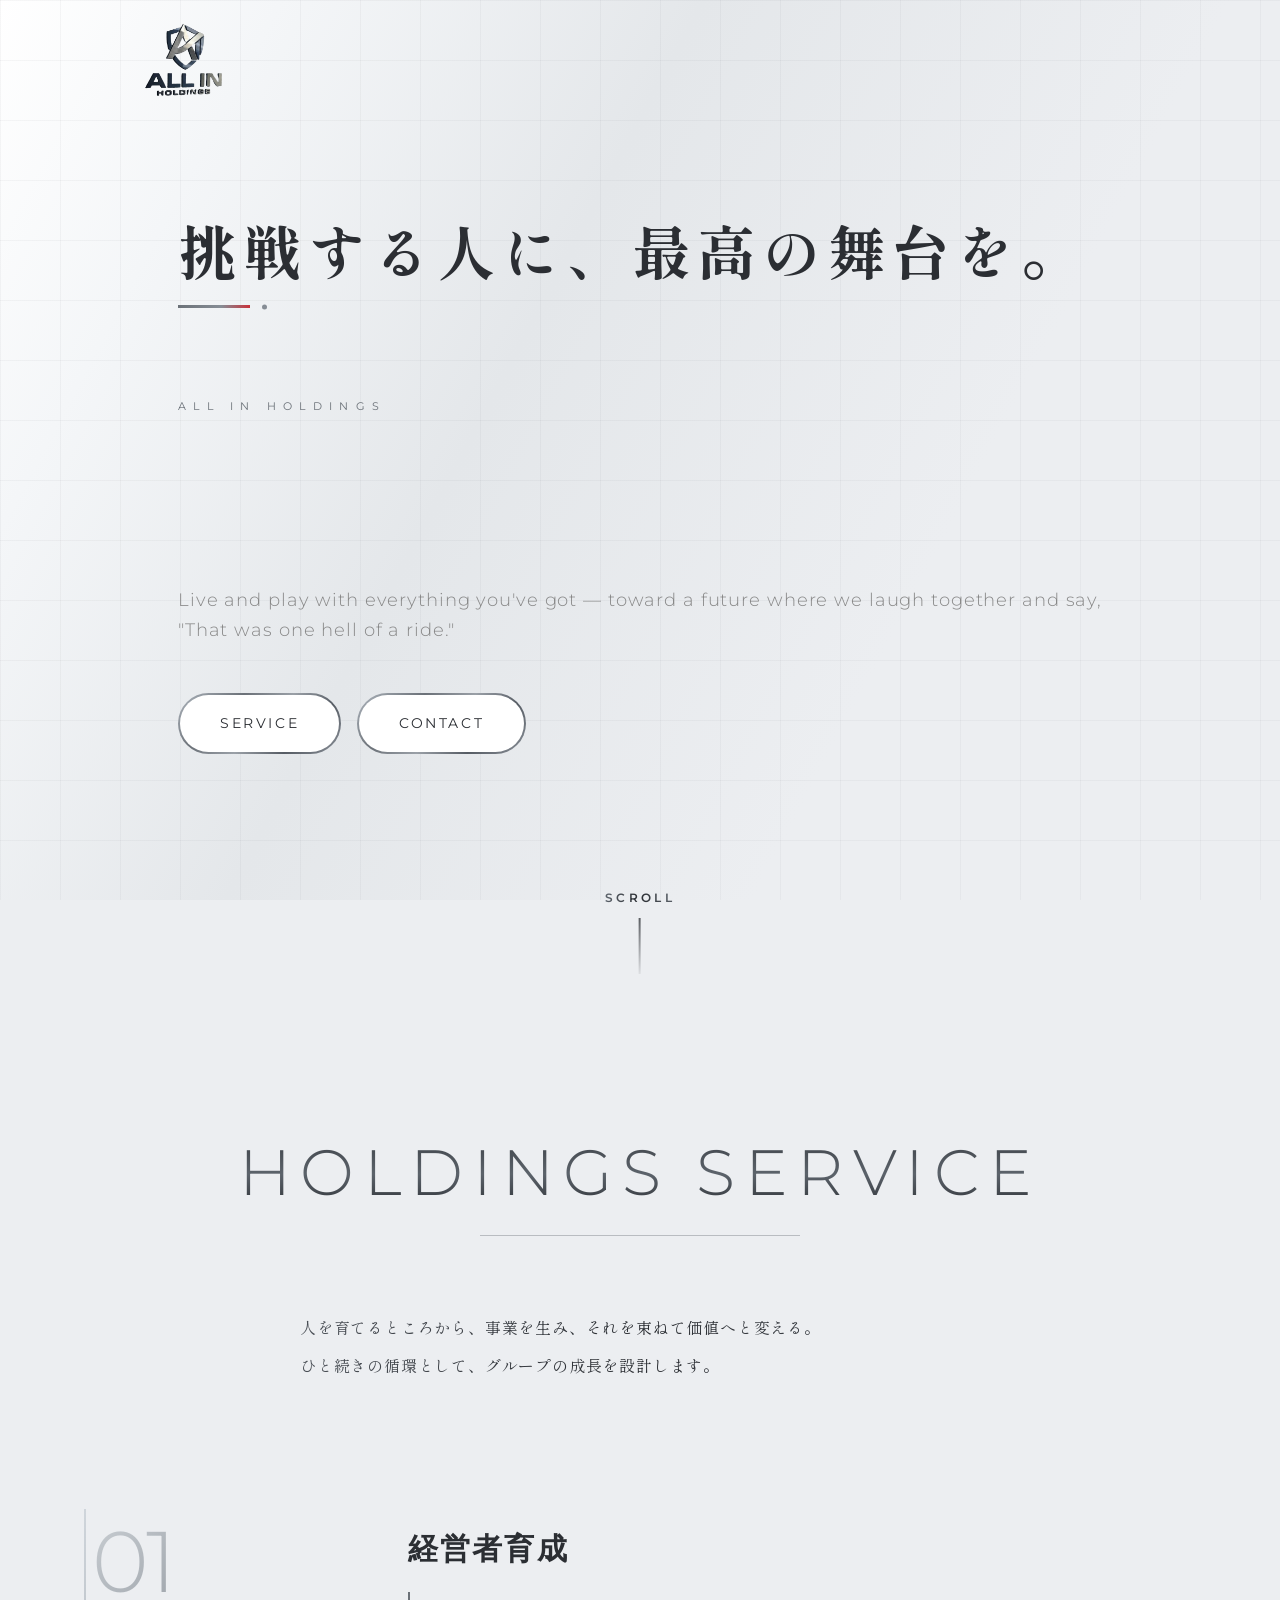
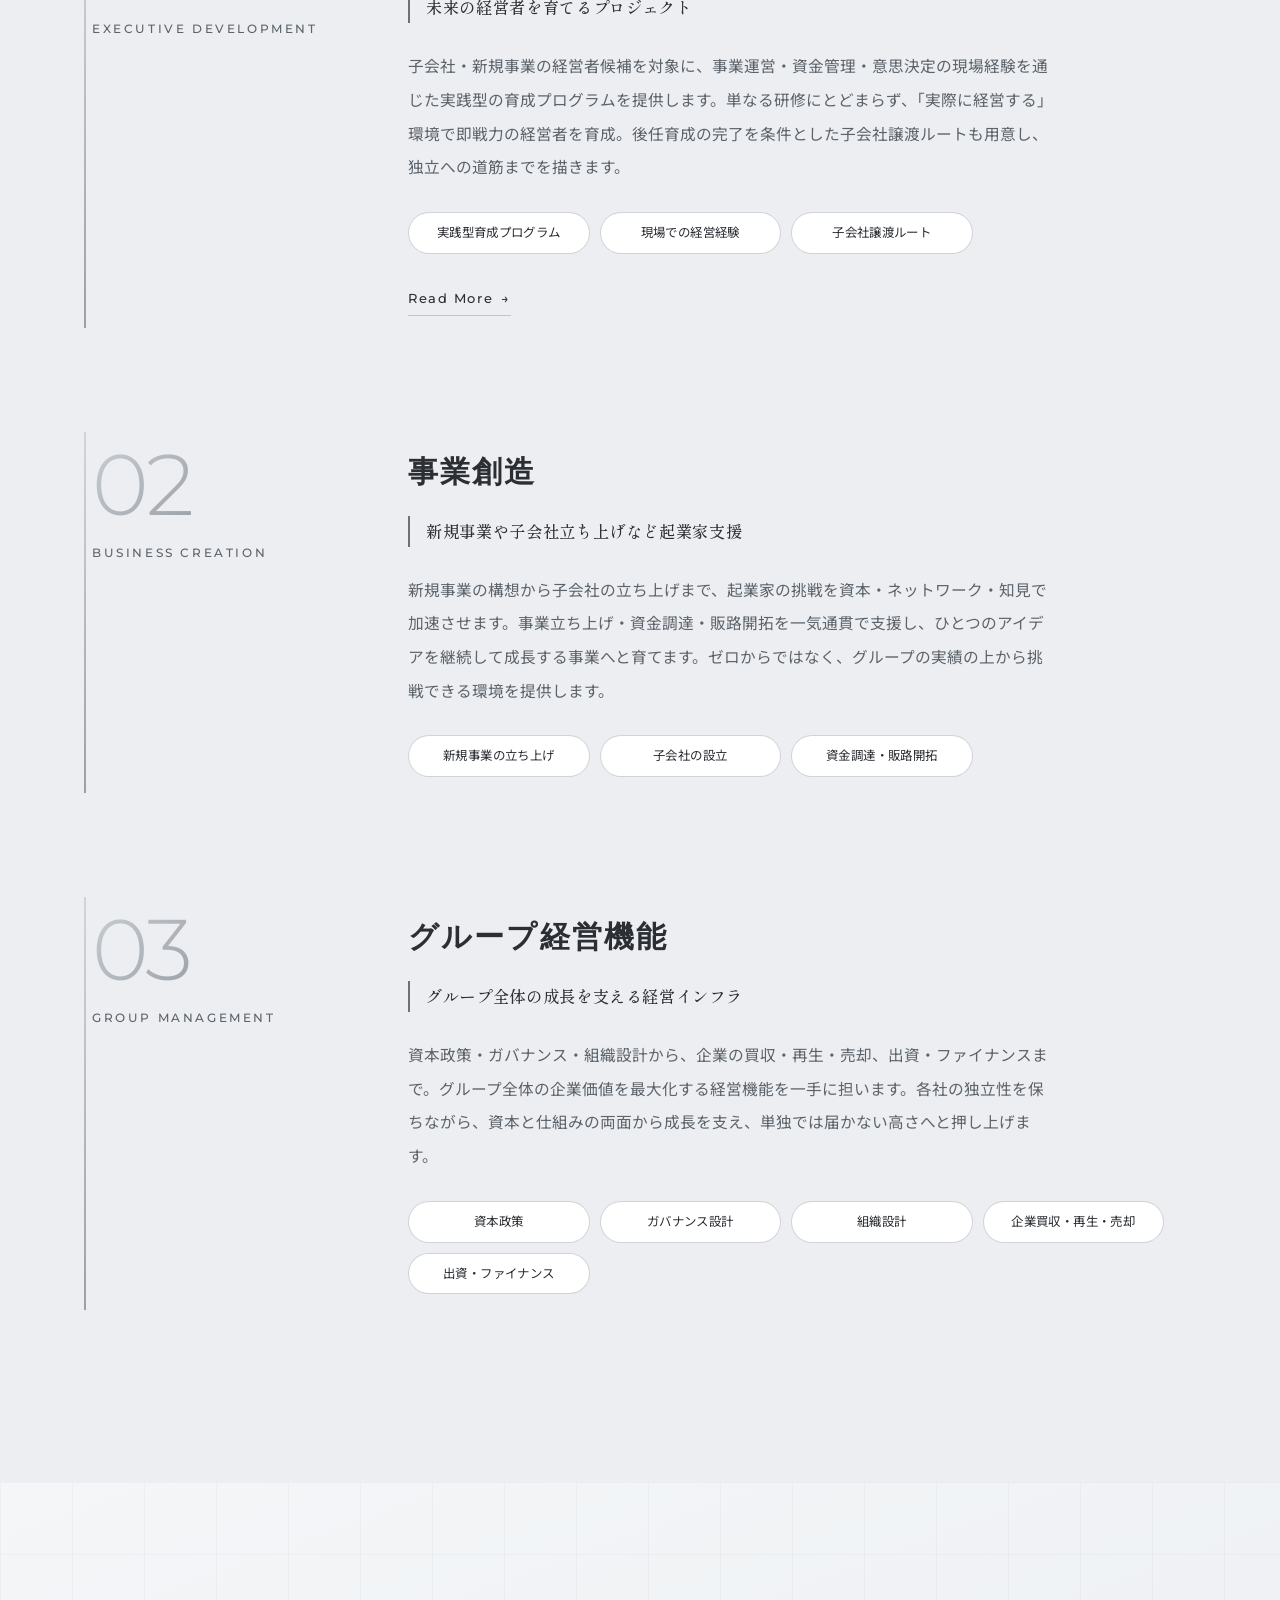
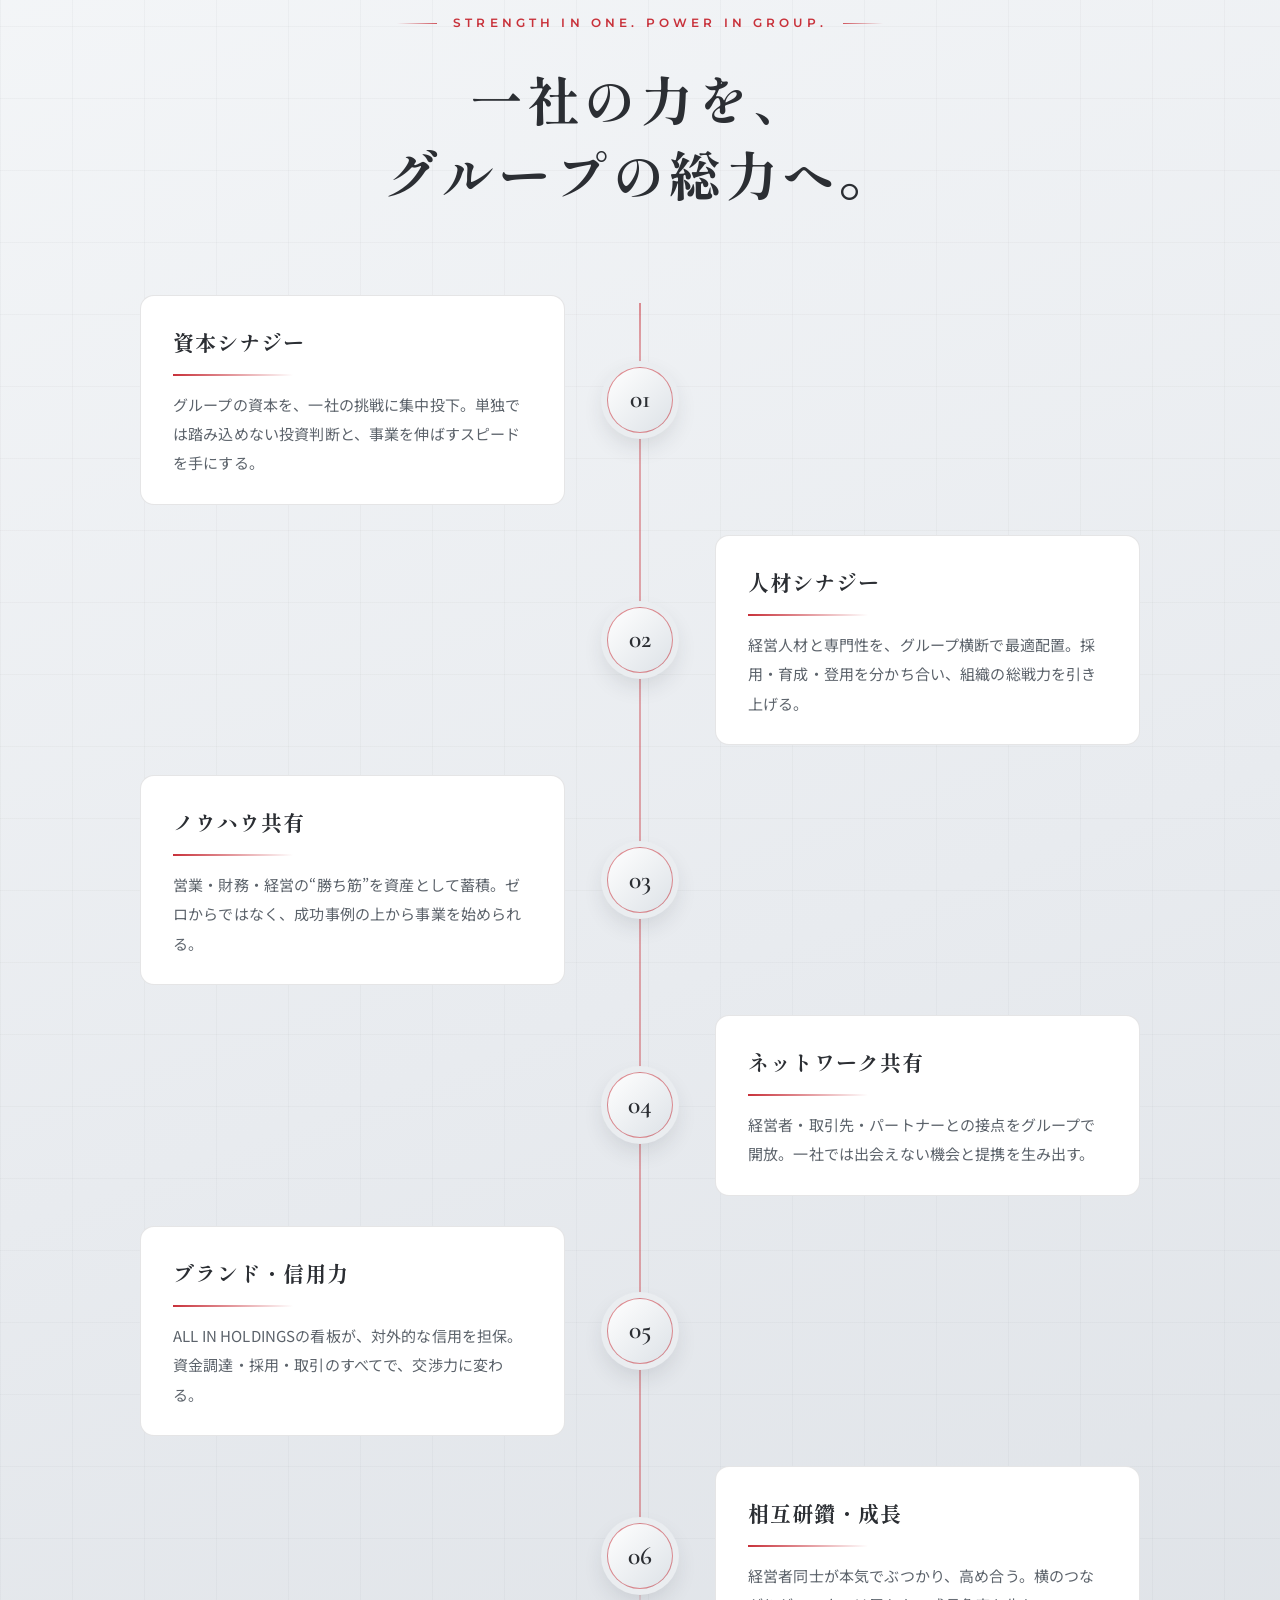
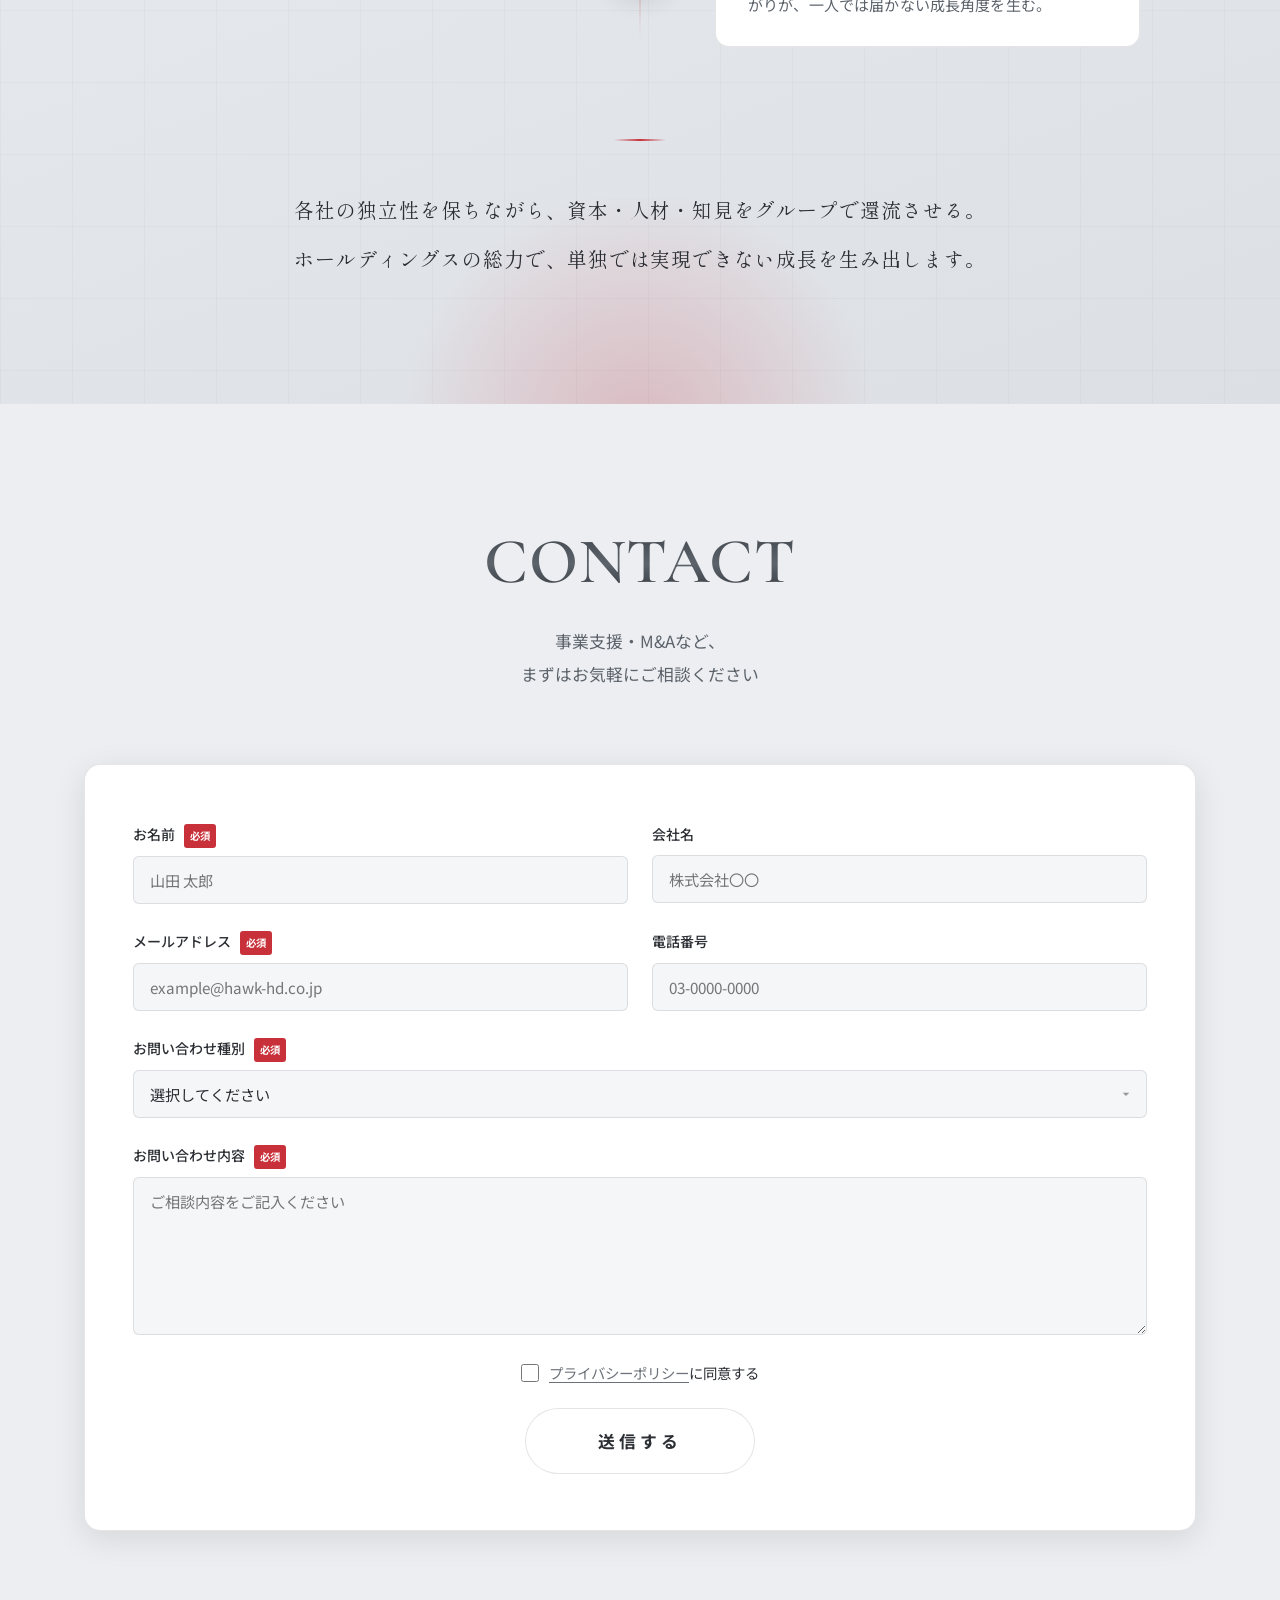
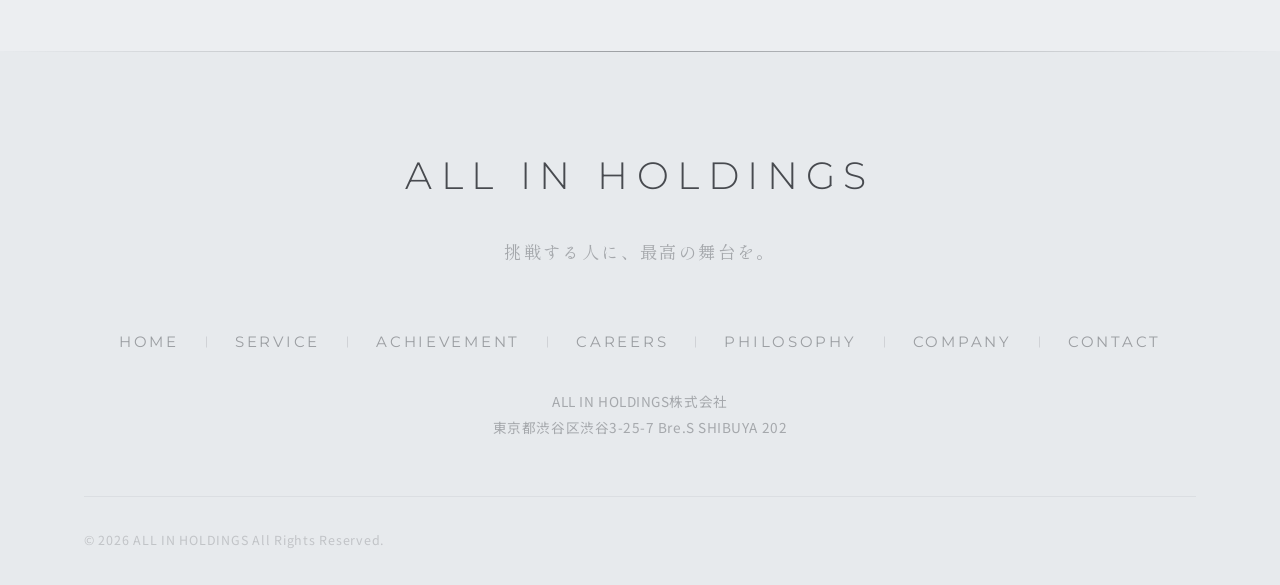
<file: index.html>
<!DOCTYPE html>
<html lang="ja">
<head>
  <meta charset="UTF-8" />
  <meta name="viewport" content="width=device-width, initial-scale=1.0" />
  <meta name="format-detection" content="address=no" />
  <meta name="description" content="経営者候補の実践育成を軸に、資本政策、M&A、企業再生、組織設計まで手がけるホールディングス企業です。" />
  <title>ALL IN HOLDINGS株式会社</title>
  <link rel="canonical" href="https://all-in-holdings.co.jp/" />
  <meta property="og:type" content="website" />
  <meta property="og:site_name" content="ALL IN HOLDINGS株式会社" />
  <meta property="og:title" content="ALL IN HOLDINGS株式会社" />
  <meta property="og:description" content="経営者候補の実践育成を軸に、資本政策、M&amp;A、企業再生、組織設計まで手がけるホールディングス企業です。" />
  <meta property="og:url" content="https://all-in-holdings.co.jp/" />
  <meta property="og:image" content="https://all-in-holdings.co.jp/og-image.png" />
  <meta property="og:image:width" content="1200" />
  <meta property="og:image:height" content="630" />
  <meta property="og:locale" content="ja_JP" />
  <meta name="twitter:card" content="summary" />
  <script type="application/ld+json">
  {
    "@context": "https://schema.org",
    "@type": "Organization",
    "name": "ALL IN HOLDINGS株式会社",
    "url": "https://all-in-holdings.co.jp/",
    "logo": "https://all-in-holdings.co.jp/logo-transparent-sm.png",
    "address": {
      "@type": "PostalAddress",
      "postalCode": "150-0002",
      "addressRegion": "東京都",
      "addressLocality": "渋谷区",
      "streetAddress": "渋谷3-25-7 Bre.S SHIBUYA 202",
      "addressCountry": "JP"
    }
  }
  </script>
  <link rel="icon" href="logo-transparent-sm.png" type="image/png" />
  <link rel="apple-touch-icon" href="logo-transparent-sm.png" />
  <link rel="manifest" href="manifest.json" />
  <link rel="stylesheet" href="style.css?v=20260618b" />
  <link rel="preconnect" href="https://fonts.googleapis.com" />
  <link rel="preconnect" href="https://fonts.gstatic.com" crossorigin />
  <link href="https://fonts.googleapis.com/css2?family=Cormorant+Garamond:ital,wght@0,300;0,400;0,600;1,300;1,400&family=DM+Serif+Display&family=Montserrat:wght@200;300;400;600;700&family=Noto+Sans+JP:wght@300;400;500;700;900&family=Shippori+Mincho+B1:wght@500;600;700&display=swap" rel="stylesheet" />
</head>
<body>

  <!-- ===== デカロゴ（通常フロー・スクロールで自然に消える） ===== -->
  <div class="logo-hero" id="logoHero">
    <a href="/">
      <img src="logo-transparent-sm.png" alt="ALL IN HOLDINGS" class="logo-hero__img" />
    </a>
    <button class="header__hamburger logo-hero__hamburger" id="hamburger" aria-label="メニュー">
      <span></span><span></span><span></span>
    </button>
  </div>
  <div class="nav-overlay" id="navOverlay"></div>
  <nav class="header__nav" id="nav">
    <div class="header__nav-top">
      <button class="header__nav-close" id="navClose" aria-label="閉じる">
        <span></span><span></span>
        <small class="header__nav-close-label">CLOSE</small>
      </button>
    </div>
    <ul class="header__nav-list">
      <li><a href="/">HOME</a></li>
      <li><a href="#service">SERVICE</a></li>
      <li><a href="achievement">ACHIEVEMENT</a></li>
      <li><a href="recruit">CAREERS</a></li>
      <li><a href="philosophy">PHILOSOPHY</a></li>
      <li><a href="company">COMPANY</a></li>    </ul>
    <a href="#contact" class="btn btn--metallic header__nav-btn">CONTACT</a>
  </nav>

  <!-- ===== HERO ===== -->
  <section class="hero" id="hero">
    <div class="hero__bg">
      <div class="hero__bg-grid"></div>
      <div class="hero__bg-circle hero__bg-circle--1"></div>
      <div class="hero__bg-circle hero__bg-circle--2"></div>
      <div class="hero__bg-ribbon"></div>
    </div>
    <div class="hero__inner">
      <h1 class="hero__catch js-fadein">挑戦する人に、最高の舞台を。</h1>
      <p class="hero__label js-fadein">ALL IN HOLDINGS</p>
      <h2 class="hero__title js-fadein">
        <span class="hero__title-line2">&nbsp;</span>
        <span class="hero__title-line3">&nbsp;</span>
      </h2>
      <p class="hero__en js-fadein">Live and play with everything you've got — toward a future where we laugh together and say,<br />"That was one hell of a ride."</p>
      <div class="hero__btns js-fadein">
        <a href="#service" class="btn btn--metallic">SERVICE</a>
        <a href="#contact" class="btn btn--outline-red">CONTACT</a>
      </div>
    </div>
    <div class="hero__scroll">
      <span>SCROLL</span>
      <div class="hero__scroll-line"></div>
    </div>
  </section>


  <!-- ===== SERVICE ===== -->
  <section class="service section" id="service">
    <div class="container">
      <div class="section__head js-fadein">
        <h2 class="section__title service__en">HOLDINGS SERVICE</h2>
      </div>
      <p class="service__lead js-fadein">人を育てるところから、事業を生み、それを束ねて価値へと変える。<br />ひと続きの循環として、グループの成長を設計します。</p>
      <div class="service__sets">

        <article class="service__set js-fadein">
          <div class="service__set-index">
            <span class="service__set-num">01</span>
            <span class="service__set-en">Executive Development</span>
          </div>
          <div class="service__set-main">
            <h3 class="service__set-title">経営者育成</h3>
            <p class="service__set-catch">未来の経営者を育てるプロジェクト</p>
            <p class="service__set-body">子会社・新規事業の経営者候補を対象に、事業運営・資金管理・意思決定の現場経験を通じた実践型の育成プログラムを提供します。単なる研修にとどまらず、「実際に経営する」環境で即戦力の経営者を育成。後任育成の完了を条件とした子会社譲渡ルートも用意し、独立への道筋までを描きます。</p>
            <ul class="service__set-tags">
              <li>実践型育成プログラム</li>
              <li>現場での経営経験</li>
              <li>子会社譲渡ルート</li>
            </ul>
            <a href="recruit" class="service__set-link">Read More<span class="service__set-arrow">→</span></a>
          </div>
        </article>

        <article class="service__set js-fadein">
          <div class="service__set-index">
            <span class="service__set-num">02</span>
            <span class="service__set-en">Business Creation</span>
          </div>
          <div class="service__set-main">
            <h3 class="service__set-title">事業創造</h3>
            <p class="service__set-catch">新規事業や子会社立ち上げなど起業家支援</p>
            <p class="service__set-body">新規事業の構想から子会社の立ち上げまで、起業家の挑戦を資本・ネットワーク・知見で加速させます。事業立ち上げ・資金調達・販路開拓を一気通貫で支援し、ひとつのアイデアを継続して成長する事業へと育てます。ゼロからではなく、グループの実績の上から挑戦できる環境を提供します。</p>
            <ul class="service__set-tags">
              <li>新規事業の立ち上げ</li>
              <li>子会社の設立</li>
              <li>資金調達・販路開拓</li>
            </ul>
          </div>
        </article>

        <article class="service__set js-fadein">
          <div class="service__set-index">
            <span class="service__set-num">03</span>
            <span class="service__set-en">Group Management</span>
          </div>
          <div class="service__set-main">
            <h3 class="service__set-title">グループ経営機能</h3>
            <p class="service__set-catch">グループ全体の成長を支える経営インフラ</p>
            <p class="service__set-body">資本政策・ガバナンス・組織設計から、企業の買収・再生・売却、出資・ファイナンスまで。グループ全体の企業価値を最大化する経営機能を一手に担います。各社の独立性を保ちながら、資本と仕組みの両面から成長を支え、単独では届かない高さへと押し上げます。</p>
            <ul class="service__set-tags">
              <li>資本政策</li>
              <li>ガバナンス設計</li>
              <li>組織設計</li>
              <li>企業買収・再生・売却</li>
              <li>出資・ファイナンス</li>
            </ul>
          </div>
        </article>

      </div>
    </div>
  </section>

  <!-- ===== MERIT & SYNERGY ===== -->
  <section class="synergy section" id="synergy">
    <div class="synergy__bg" aria-hidden="true"></div>
    <div class="container">
      <div class="synergy__head js-fadein">
        <p class="synergy__eyebrow">Strength in One. <br class="sp-br" />Power in Group.</p>
        <h2 class="synergy__title">一社の力を、<br />グループの総力へ。</h2>
      </div>

      <div class="synergy__timeline">
        <article class="synergy__item js-fadein">
          <div class="synergy__node"><span class="synergy__node-num">01</span></div>
          <div class="synergy__panel">
            <h3 class="synergy__panel-title">資本シナジー</h3>
            <p class="synergy__panel-body">グループの資本を、一社の挑戦に集中投下。単独では踏み込めない投資判断と、事業を伸ばすスピードを手にする。</p>
          </div>
        </article>
        <article class="synergy__item js-fadein">
          <div class="synergy__node"><span class="synergy__node-num">02</span></div>
          <div class="synergy__panel">
            <h3 class="synergy__panel-title">人材シナジー</h3>
            <p class="synergy__panel-body">経営人材と専門性を、グループ横断で最適配置。採用・育成・登用を分かち合い、組織の総戦力を引き上げる。</p>
          </div>
        </article>
        <article class="synergy__item js-fadein">
          <div class="synergy__node"><span class="synergy__node-num">03</span></div>
          <div class="synergy__panel">
            <h3 class="synergy__panel-title">ノウハウ共有</h3>
            <p class="synergy__panel-body">営業・財務・経営の&ldquo;勝ち筋&rdquo;を資産として蓄積。ゼロからではなく、成功事例の上から事業を始められる。</p>
          </div>
        </article>
        <article class="synergy__item js-fadein">
          <div class="synergy__node"><span class="synergy__node-num">04</span></div>
          <div class="synergy__panel">
            <h3 class="synergy__panel-title">ネットワーク共有</h3>
            <p class="synergy__panel-body">経営者・取引先・パートナーとの接点をグループで開放。一社では出会えない機会と提携を生み出す。</p>
          </div>
        </article>
        <article class="synergy__item js-fadein">
          <div class="synergy__node"><span class="synergy__node-num">05</span></div>
          <div class="synergy__panel">
            <h3 class="synergy__panel-title">ブランド・信用力</h3>
            <p class="synergy__panel-body">ALL IN HOLDINGSの看板が、対外的な信用を担保。資金調達・採用・取引のすべてで、交渉力に変わる。</p>
          </div>
        </article>
        <article class="synergy__item js-fadein">
          <div class="synergy__node"><span class="synergy__node-num">06</span></div>
          <div class="synergy__panel">
            <h3 class="synergy__panel-title">相互研鑽・成長</h3>
            <p class="synergy__panel-body">経営者同士が本気でぶつかり、高め合う。横のつながりが、一人では届かない成長角度を生む。</p>
          </div>
        </article>
      </div>

      <div class="synergy__message js-fadein">
        <p>
          各社の独立性を保ちながら、<br class="sp-br" />資本・人材・知見をグループで還流させる。<br class="pc-br" /><br class="sp-br" />ホールディングスの総力で、<br class="sp-br" />単独では実現できない成長を生み出します。
        </p>
      </div>
    </div>
  </section>

  <!-- ===== CONTACT ===== -->
  <section class="contact section" id="contact">
    <div class="container">
      <div class="section__head js-fadein">
        <h2 class="section__title">CONTACT</h2>
        <p class="section__desc">事業支援・M&Aなど、<br />まずはお気軽にご相談ください</p>
      </div>
      <form class="contact__form js-fadein" id="contactForm">
        <div class="form__row">
          <div class="form__group">
            <label class="form__label" for="name">お名前 <span class="form__required">必須</span></label>
            <input class="form__input" type="text" id="name" name="name" placeholder="山田 太郎" required />
          </div>
          <div class="form__group">
            <label class="form__label" for="company">会社名</label>
            <input class="form__input" type="text" id="company" name="company" placeholder="株式会社〇〇" />
          </div>
        </div>
        <div class="form__row">
          <div class="form__group">
            <label class="form__label" for="email">メールアドレス <span class="form__required">必須</span></label>
            <input class="form__input" type="email" id="email" name="email" placeholder="example@hawk-hd.co.jp" required />
          </div>
          <div class="form__group">
            <label class="form__label" for="tel">電話番号</label>
            <input class="form__input" type="tel" id="tel" name="tel" placeholder="03-0000-0000" />
          </div>
        </div>
        <div class="form__group">
          <label class="form__label" for="category">お問い合わせ種別 <span class="form__required">必須</span></label>
          <select class="form__select" id="category" name="category" required>
            <option value="">選択してください</option>
            <option value="consulting">経営コンサルティング</option>
            <option value="ma">M&A・事業承継</option>
            <option value="invest">投資・ファイナンス</option>
            <option value="other">その他</option>
          </select>
        </div>
        <div class="form__group">
          <label class="form__label" for="message">お問い合わせ内容 <span class="form__required">必須</span></label>
          <textarea class="form__textarea" id="message" name="message" rows="6" placeholder="ご相談内容をご記入ください" required></textarea>
        </div>
        <div class="form__agree">
          <label class="form__agree-label">
            <input type="checkbox" class="form__agree-check" required />
            <span class="form__agree-text"><a href="privacy" class="form__agree-link">プライバシーポリシー</a>に同意する</span>
          </label>
        </div>
        <div class="form__submit">
          <button type="submit" class="btn btn--metallic btn--large">送信する</button>
        </div>
      </form>
    </div>
  </section>

  <!-- ===== FOOTER ===== -->
  <footer class="footer">
    <div class="footer__accent-line"></div>
    <div class="footer__inner">
      <div class="footer__top">
        <div class="footer__brand">
          <p class="footer__logo"><span class="footer__logo-allin">ALL IN</span> <span class="footer__logo-holdings">HOLDINGS</span></p>
          <p class="footer__tagline">挑戦する人に、最高の舞台を。</p>
        </div>
        <nav class="footer__nav">
          <ul class="footer__nav-list">
            <li><a href="/">HOME</a></li>
            <li><a href="#service">SERVICE</a></li>
            <li><a href="achievement">ACHIEVEMENT</a></li>
            <li><a href="recruit">CAREERS</a></li>
            <li><a href="philosophy">PHILOSOPHY</a></li>
            <li><a href="company">COMPANY</a></li>            <li><a href="#contact">CONTACT</a></li>
          </ul>
        </nav>
        <p class="footer__info"><span class="footer__info-name">ALL IN HOLDINGS株式会社</span><br /><span class="footer__info-addr">東京都渋谷区渋谷3-25-7 Bre.S SHIBUYA 202</span></p>
      </div>
      <div class="footer__bottom">
        <p class="footer__copy">&copy; 2026 ALL IN HOLDINGS All Rights Reserved.</p>
      </div>
    </div>
  </footer>

  <script src="script.js?v=20260618b"></script>
</body>
</html>
</file>
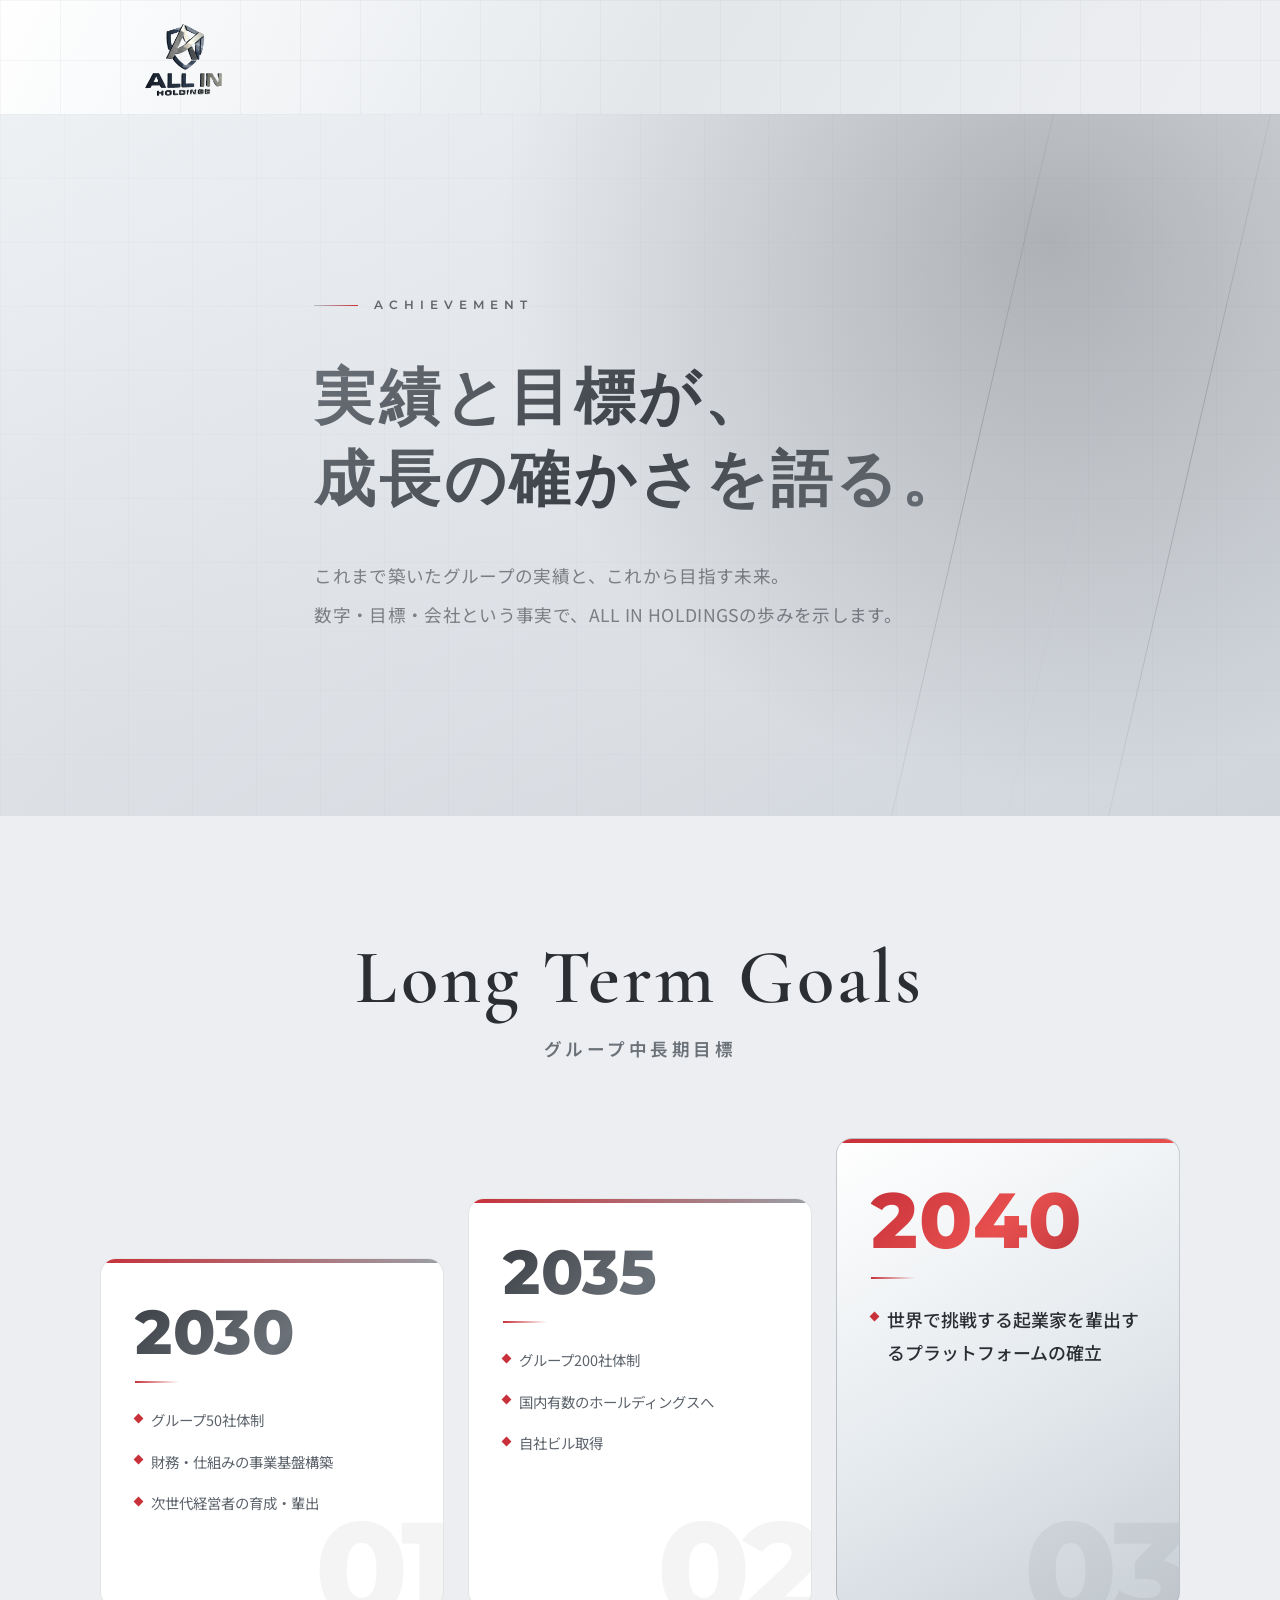
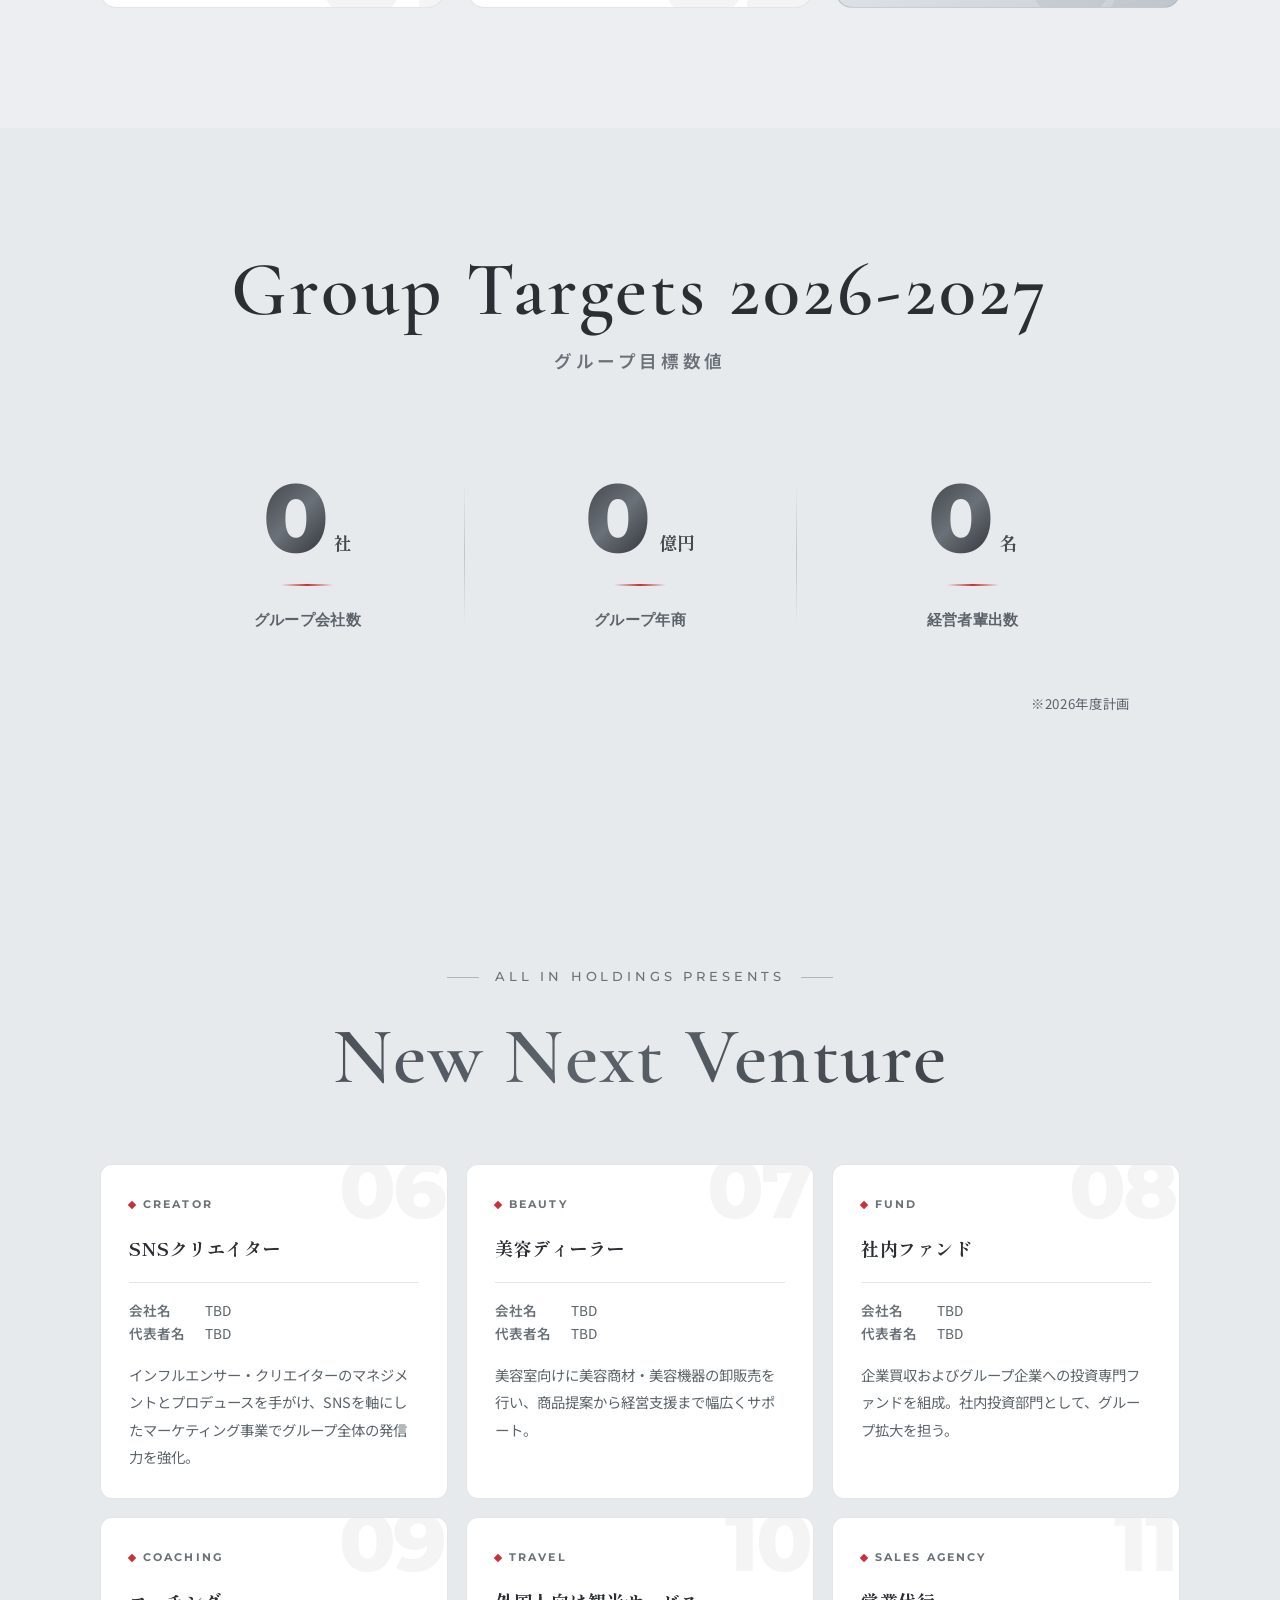
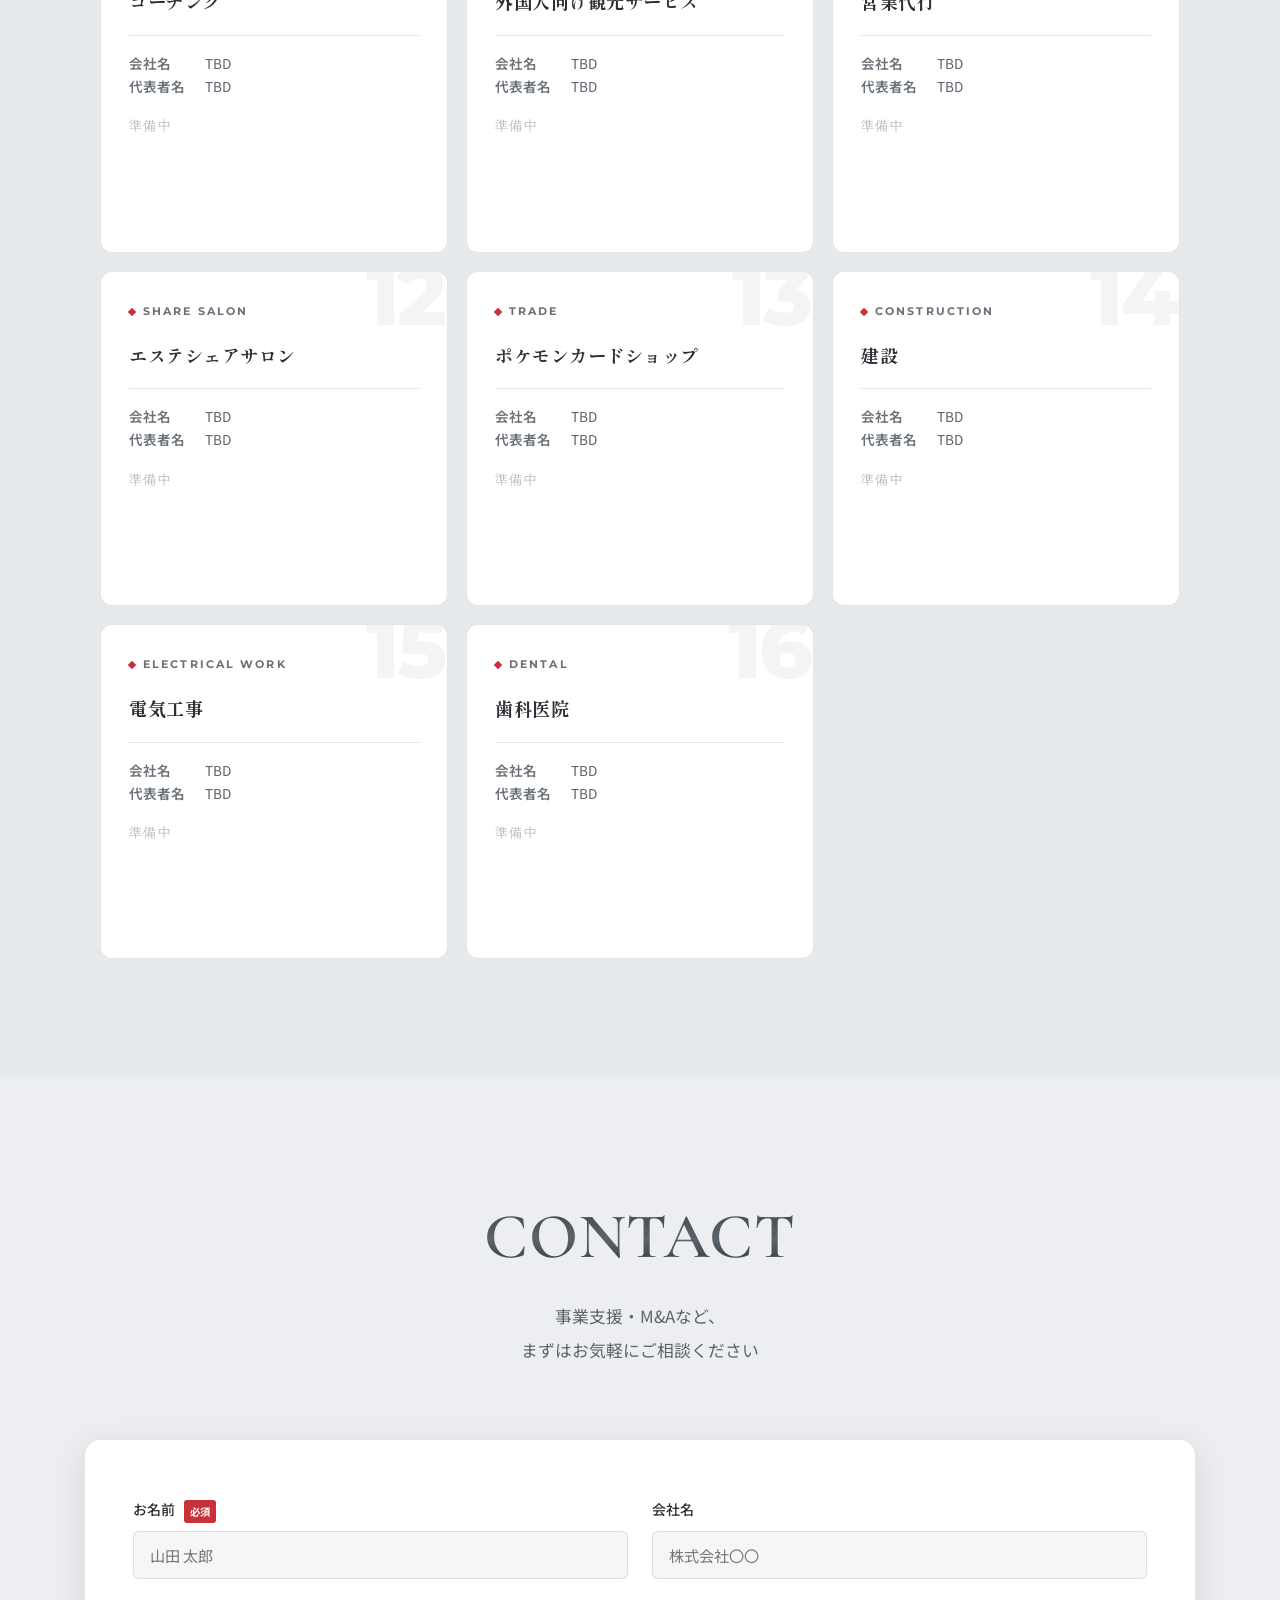
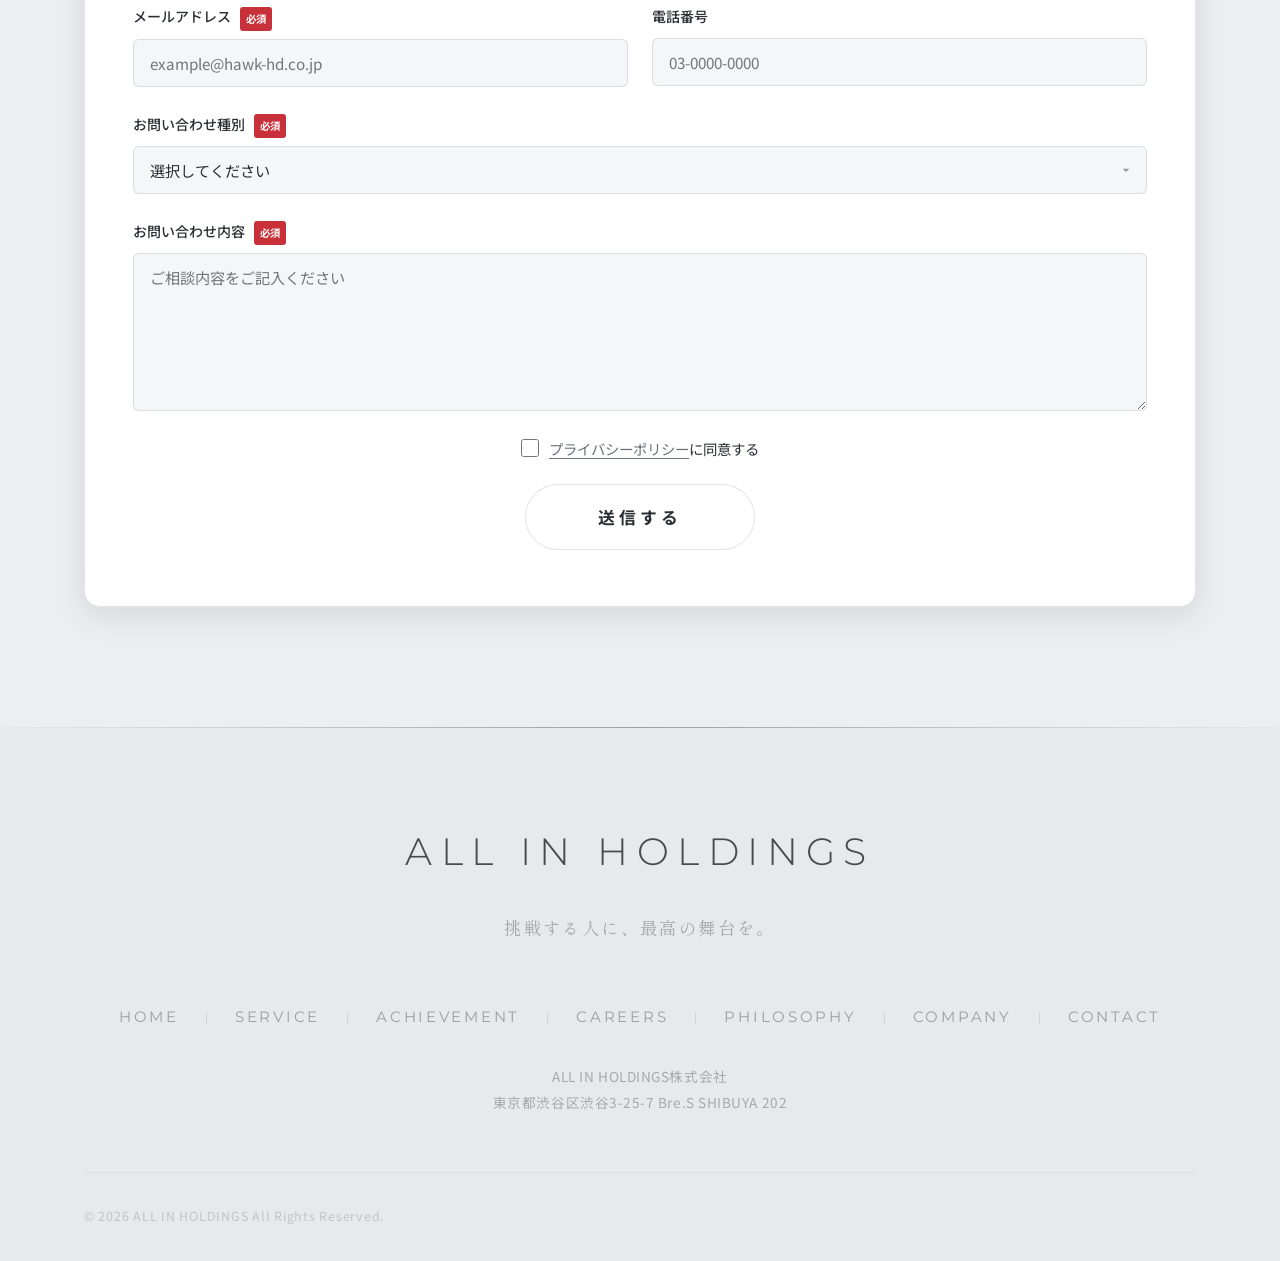
<file: achievement.html>
<!DOCTYPE html>
<html lang="ja">
<head>
  <meta charset="UTF-8" />
  <meta name="viewport" content="width=device-width, initial-scale=1.0" />
  <meta name="format-detection" content="address=no" />
  <meta name="description" content="ALL IN HOLDINGSの中長期目標、グループ全体の実績、グループ会社一覧、設立予定会社など、これまでの歩みとこれからの成長をご紹介します。" />
  <title>ACHIEVEMENT | ALL IN HOLDINGS株式会社</title>
  <link rel="canonical" href="https://all-in-holdings.co.jp/achievement" />
  <meta property="og:type" content="website" />
  <meta property="og:site_name" content="ALL IN HOLDINGS株式会社" />
  <meta property="og:title" content="ACHIEVEMENT | ALL IN HOLDINGS株式会社" />
  <meta property="og:description" content="ALL IN HOLDINGSの中長期目標、グループ全体の実績、グループ会社一覧、設立予定会社など、これまでの歩みとこれからの成長をご紹介します。" />
  <meta property="og:url" content="https://all-in-holdings.co.jp/achievement" />
  <meta property="og:image" content="https://all-in-holdings.co.jp/og-image.png" />
  <meta property="og:image:width" content="1200" />
  <meta property="og:image:height" content="630" />
  <meta property="og:locale" content="ja_JP" />
  <meta name="twitter:card" content="summary" />
  <link rel="icon" href="logo-transparent-sm.png" type="image/png" />
  <link rel="apple-touch-icon" href="logo-transparent-sm.png" />
  <link rel="manifest" href="manifest.json" />
  <link rel="stylesheet" href="style.css?v=20260618b" />
  <link rel="stylesheet" href="value.css?v=20260618b" />
  <link rel="stylesheet" href="company.css?v=20260618b" />
  <link rel="stylesheet" href="group.css?v=20260618b" />
  <link rel="preconnect" href="https://fonts.googleapis.com" />
  <link rel="preconnect" href="https://fonts.gstatic.com" crossorigin />
  <link href="https://fonts.googleapis.com/css2?family=Cormorant+Garamond:ital,wght@0,300;0,400;0,600;1,300;1,400&family=Great+Vibes&family=Montserrat:wght@300;400;600;700&family=Noto+Sans+JP:wght@300;400;500;700;900&family=Shippori+Mincho+B1:wght@500;600;700&family=Yuji+Mai&display=swap" rel="stylesheet" />
</head>
<body>

  <div class="logo-hero" id="logoHero">
    <a href="/">
      <img src="logo-transparent-sm.png" alt="ALL IN HOLDINGS" class="logo-hero__img" />
    </a>
    <button class="header__hamburger logo-hero__hamburger" id="hamburger" aria-label="メニュー">
      <span></span><span></span><span></span>
    </button>
  </div>
  <div class="nav-overlay" id="navOverlay"></div>
  <nav class="header__nav" id="nav">
    <div class="header__nav-top">
      <button class="header__nav-close" id="navClose" aria-label="閉じる">
        <span></span><span></span>
        <small class="header__nav-close-label">CLOSE</small>
      </button>
    </div>
    <ul class="header__nav-list">
      <li><a href="/">HOME</a></li>
      <li><a href="/#service">SERVICE</a></li>
      <li><a href="achievement">ACHIEVEMENT</a></li>
      <li><a href="recruit">CAREERS</a></li>
      <li><a href="philosophy">PHILOSOPHY</a></li>
      <li><a href="company">COMPANY</a></li>
    </ul>
    <a href="/#contact" class="btn btn--metallic header__nav-btn">CONTACT</a>
  </nav>


  <!-- ===== HERO ===== -->
  <section class="v-hero">
    <div class="v-hero__bg"></div>
    <div class="v-hero__deco" aria-hidden="true">
      <span class="v-hero__deco-line"></span>
      <span class="v-hero__deco-line"></span>
      <span class="v-hero__deco-line"></span>
    </div>
    <div class="v-hero__inner">
      <p class="v-hero__label js-fadein"><span class="v-hero__label-bar"></span>ACHIEVEMENT</p>
      <h1 class="v-hero__title js-fadein">
        実績と目標が、<br />成長の確かさを語る。
      </h1>
      <p class="v-hero__desc js-fadein">
        これまで築いたグループの実績と、これから目指す未来。<br />
        数字・目標・会社という事実で、ALL IN HOLDINGSの歩みを示します。
      </p>
    </div>
  </section>


  <!-- ===== LONG-TERM GOALS ===== -->
  <section class="c-goals section">
    <div class="container">
      <div class="c-sec-head js-fadein">
        <h2 class="c-sec-head__en">Long Term Goals</h2>
        <p class="c-sec-head__ja">グループ中長期目標</p>
      </div>
      <div class="c-goals__row">
        <div class="c-goals__card js-fadein">
          <span class="c-goals__year">2030</span>
          <span class="c-goals__rule"></span>
          <ul class="c-goals__list">
            <li>グループ50社体制</li>
            <li>財務・仕組みの事業基盤構築</li>
            <li>次世代経営者の育成・輩出</li>
          </ul>
        </div>
        <div class="c-goals__card js-fadein">
          <span class="c-goals__year">2035</span>
          <span class="c-goals__rule"></span>
          <ul class="c-goals__list">
            <li>グループ200社体制</li>
            <li>国内有数のホールディングスへ</li>
            <li>自社ビル取得</li>
          </ul>
        </div>
        <div class="c-goals__card c-goals__card--gold js-fadein">
          <span class="c-goals__year">2040</span>
          <span class="c-goals__rule"></span>
          <ul class="c-goals__list">
            <li>世界で挑戦する起業家を輩出するプラットフォームの確立</li>
          </ul>
        </div>
      </div>
    </div>
  </section>


  <!-- ===== NUMBERS（実績） ===== -->
  <section class="numbers section section--gray" id="numbers">
    <div class="container">
      <div class="c-sec-head js-fadein">
        <h2 class="c-sec-head__en">Group Targets <br class="sp-br" />2026-2027</h2>
        <p class="c-sec-head__ja">グループ目標数値</p>
      </div>
      <div class="numbers__grid">
        <div class="numbers__item numbers__item--dark js-fadein">
          <div class="numbers__value">
            <span class="numbers__count" data-target="8">0</span>
            <span class="numbers__unit">社</span>
          </div>
          <p class="numbers__label">グループ会社数</p>
        </div>
        <div class="numbers__item numbers__item--dark js-fadein">
          <div class="numbers__value">
            <span class="numbers__count" data-target="8">0</span>
            <span class="numbers__unit" style="margin-left:3px">億円</span>
          </div>
          <p class="numbers__label">グループ年商</p>
        </div>
        <div class="numbers__item numbers__item--dark js-fadein">
          <div class="numbers__value">
            <span class="numbers__count" data-target="8">0</span>
            <span class="numbers__unit">名</span>
          </div>
          <p class="numbers__label">経営者輩出数</p>
        </div>
      </div>
      <p class="numbers__note">※2026年度計画</p>
    </div>
  </section>


  <!-- ===== NEXT (設立予定会社) ===== -->
  <section class="g-next section section--gray">
    <div class="container">
      <div class="g-next__head js-fadein">
        <p class="g-next__presents">ALL IN HOLDINGS presents</p>
        <h2 class="g-next__title">New Next Venture</h2>
      </div>

      <div class="g-next__grid">
        <article class="g-next__card js-fadein">
          <span class="g-next__cat">Creator</span>
          <h3 class="g-next__name">SNSクリエイター</h3>
          <dl class="g-next__meta">
            <div class="g-next__metarow"><dt>会社名</dt><dd>TBD</dd></div>
            <div class="g-next__metarow"><dt>代表者名</dt><dd>TBD</dd></div>
          </dl>
          <p class="g-next__desc">インフルエンサー・クリエイターのマネジメントとプロデュースを手がけ、SNSを軸にしたマーケティング事業でグループ全体の発信力を強化。</p>
        </article>
        <article class="g-next__card js-fadein">
          <span class="g-next__cat">Beauty</span>
          <h3 class="g-next__name">美容ディーラー</h3>
          <dl class="g-next__meta">
            <div class="g-next__metarow"><dt>会社名</dt><dd>TBD</dd></div>
            <div class="g-next__metarow"><dt>代表者名</dt><dd>TBD</dd></div>
          </dl>
          <p class="g-next__desc">美容室向けに美容商材・美容機器の卸販売を行い、商品提案から経営支援まで幅広くサポート。</p>
        </article>
        <article class="g-next__card js-fadein">
          <span class="g-next__cat">Fund</span>
          <h3 class="g-next__name">社内ファンド</h3>
          <dl class="g-next__meta">
            <div class="g-next__metarow"><dt>会社名</dt><dd>TBD</dd></div>
            <div class="g-next__metarow"><dt>代表者名</dt><dd>TBD</dd></div>
          </dl>
          <p class="g-next__desc">企業買収およびグループ企業への投資専門ファンドを組成。社内投資部門として、グループ拡大を担う。</p>
        </article>
        <article class="g-next__card js-fadein">
          <span class="g-next__cat">Coaching</span>
          <h3 class="g-next__name">コーチング</h3>
          <dl class="g-next__meta">
            <div class="g-next__metarow"><dt>会社名</dt><dd>TBD</dd></div>
            <div class="g-next__metarow"><dt>代表者名</dt><dd>TBD</dd></div>
          </dl>
          <p class="g-next__desc g-next__desc--soon">準備中</p>
        </article>
        <article class="g-next__card js-fadein">
          <span class="g-next__cat">Travel</span>
          <h3 class="g-next__name">外国人向け観光サービス</h3>
          <dl class="g-next__meta">
            <div class="g-next__metarow"><dt>会社名</dt><dd>TBD</dd></div>
            <div class="g-next__metarow"><dt>代表者名</dt><dd>TBD</dd></div>
          </dl>
          <p class="g-next__desc g-next__desc--soon">準備中</p>
        </article>
        <article class="g-next__card js-fadein">
          <span class="g-next__cat">Sales Agency</span>
          <h3 class="g-next__name">営業代行</h3>
          <dl class="g-next__meta">
            <div class="g-next__metarow"><dt>会社名</dt><dd>TBD</dd></div>
            <div class="g-next__metarow"><dt>代表者名</dt><dd>TBD</dd></div>
          </dl>
          <p class="g-next__desc g-next__desc--soon">準備中</p>
        </article>
        <article class="g-next__card js-fadein">
          <span class="g-next__cat">Share Salon</span>
          <h3 class="g-next__name">エステシェアサロン</h3>
          <dl class="g-next__meta">
            <div class="g-next__metarow"><dt>会社名</dt><dd>TBD</dd></div>
            <div class="g-next__metarow"><dt>代表者名</dt><dd>TBD</dd></div>
          </dl>
          <p class="g-next__desc g-next__desc--soon">準備中</p>
        </article>
        <article class="g-next__card js-fadein">
          <span class="g-next__cat">Trade</span>
          <h3 class="g-next__name">ポケモンカードショップ</h3>
          <dl class="g-next__meta">
            <div class="g-next__metarow"><dt>会社名</dt><dd>TBD</dd></div>
            <div class="g-next__metarow"><dt>代表者名</dt><dd>TBD</dd></div>
          </dl>
          <p class="g-next__desc g-next__desc--soon">準備中</p>
        </article>
        <article class="g-next__card js-fadein">
          <span class="g-next__cat">Construction</span>
          <h3 class="g-next__name">建設</h3>
          <dl class="g-next__meta">
            <div class="g-next__metarow"><dt>会社名</dt><dd>TBD</dd></div>
            <div class="g-next__metarow"><dt>代表者名</dt><dd>TBD</dd></div>
          </dl>
          <p class="g-next__desc g-next__desc--soon">準備中</p>
        </article>
        <article class="g-next__card js-fadein">
          <span class="g-next__cat">Electrical Work</span>
          <h3 class="g-next__name">電気工事</h3>
          <dl class="g-next__meta">
            <div class="g-next__metarow"><dt>会社名</dt><dd>TBD</dd></div>
            <div class="g-next__metarow"><dt>代表者名</dt><dd>TBD</dd></div>
          </dl>
          <p class="g-next__desc g-next__desc--soon">準備中</p>
        </article>
        <article class="g-next__card js-fadein">
          <span class="g-next__cat">Dental</span>
          <h3 class="g-next__name">歯科医院</h3>
          <dl class="g-next__meta">
            <div class="g-next__metarow"><dt>会社名</dt><dd>TBD</dd></div>
            <div class="g-next__metarow"><dt>代表者名</dt><dd>TBD</dd></div>
          </dl>
          <p class="g-next__desc g-next__desc--soon">準備中</p>
        </article>
      </div>
    </div>
  </section>


  <!-- ===== CONTACT ===== -->
  <section class="contact section" id="contact">
    <div class="container">
      <div class="section__head js-fadein">
        <h2 class="section__title">CONTACT</h2>
        <p class="section__desc">事業支援・M&Aなど、<br />まずはお気軽にご相談ください</p>
      </div>
      <form class="contact__form js-fadein" id="contactForm">
        <div class="form__row">
          <div class="form__group">
            <label class="form__label" for="name">お名前 <span class="form__required">必須</span></label>
            <input class="form__input" type="text" id="name" name="name" placeholder="山田 太郎" required />
          </div>
          <div class="form__group">
            <label class="form__label" for="company">会社名</label>
            <input class="form__input" type="text" id="company" name="company" placeholder="株式会社〇〇" />
          </div>
        </div>
        <div class="form__row">
          <div class="form__group">
            <label class="form__label" for="email">メールアドレス <span class="form__required">必須</span></label>
            <input class="form__input" type="email" id="email" name="email" placeholder="example@hawk-hd.co.jp" required />
          </div>
          <div class="form__group">
            <label class="form__label" for="tel">電話番号</label>
            <input class="form__input" type="tel" id="tel" name="tel" placeholder="03-0000-0000" />
          </div>
        </div>
        <div class="form__group">
          <label class="form__label" for="category">お問い合わせ種別 <span class="form__required">必須</span></label>
          <select class="form__select" id="category" name="category" required>
            <option value="">選択してください</option>
            <option value="consulting">経営コンサルティング</option>
            <option value="ma">M&A・事業承継</option>
            <option value="invest">投資・ファイナンス</option>
            <option value="other">その他</option>
          </select>
        </div>
        <div class="form__group">
          <label class="form__label" for="message">お問い合わせ内容 <span class="form__required">必須</span></label>
          <textarea class="form__textarea" id="message" name="message" rows="6" placeholder="ご相談内容をご記入ください" required></textarea>
        </div>
        <div class="form__agree">
          <label class="form__agree-label">
            <input type="checkbox" class="form__agree-check" required />
            <span class="form__agree-text"><a href="privacy" class="form__agree-link">プライバシーポリシー</a>に同意する</span>
          </label>
        </div>
        <div class="form__submit">
          <button type="submit" class="btn btn--metallic btn--large">送信する</button>
        </div>
      </form>
    </div>
  </section>

  <!-- ===== FOOTER ===== -->
  <footer class="footer">
    <div class="footer__accent-line"></div>
    <div class="footer__inner">
      <div class="footer__top">
        <div class="footer__brand">
          <p class="footer__logo"><span class="footer__logo-allin">ALL IN</span> <span class="footer__logo-holdings">HOLDINGS</span></p>
          <p class="footer__tagline">挑戦する人に、最高の舞台を。</p>
        </div>
        <nav class="footer__nav">
          <ul class="footer__nav-list">
            <li><a href="/">HOME</a></li>
            <li><a href="/#service">SERVICE</a></li>
            <li><a href="achievement">ACHIEVEMENT</a></li>
            <li><a href="recruit">CAREERS</a></li>
            <li><a href="philosophy">PHILOSOPHY</a></li>
            <li><a href="company">COMPANY</a></li>
            <li><a href="/#contact">CONTACT</a></li>
          </ul>
        </nav>
        <p class="footer__info"><span class="footer__info-name">ALL IN HOLDINGS株式会社</span><br /><span class="footer__info-addr">東京都渋谷区渋谷3-25-7 Bre.S SHIBUYA 202</span></p>
      </div>
      <div class="footer__bottom">
        <p class="footer__copy">&copy; 2026 ALL IN HOLDINGS All Rights Reserved.</p>
      </div>
    </div>
  </footer>

  <script src="script.js?v=20260618b"></script>
</body>
</html>
</file>
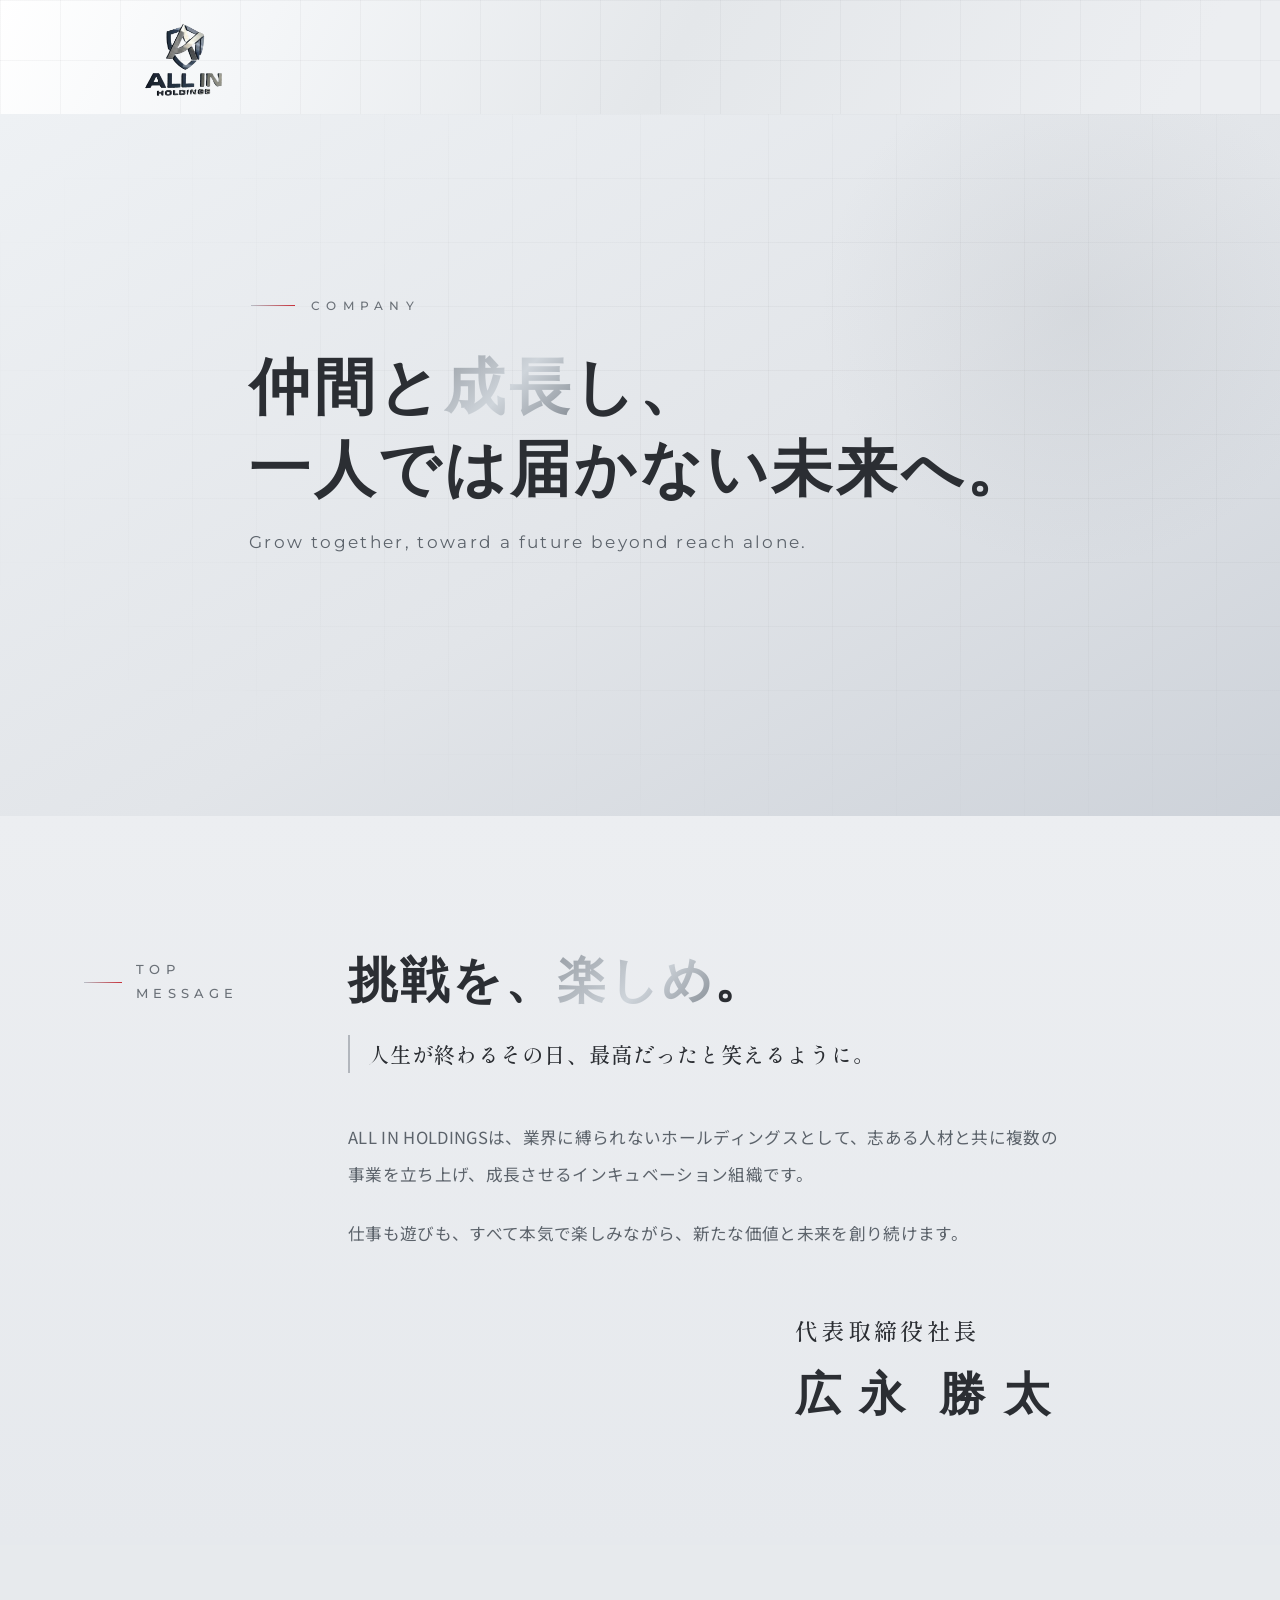
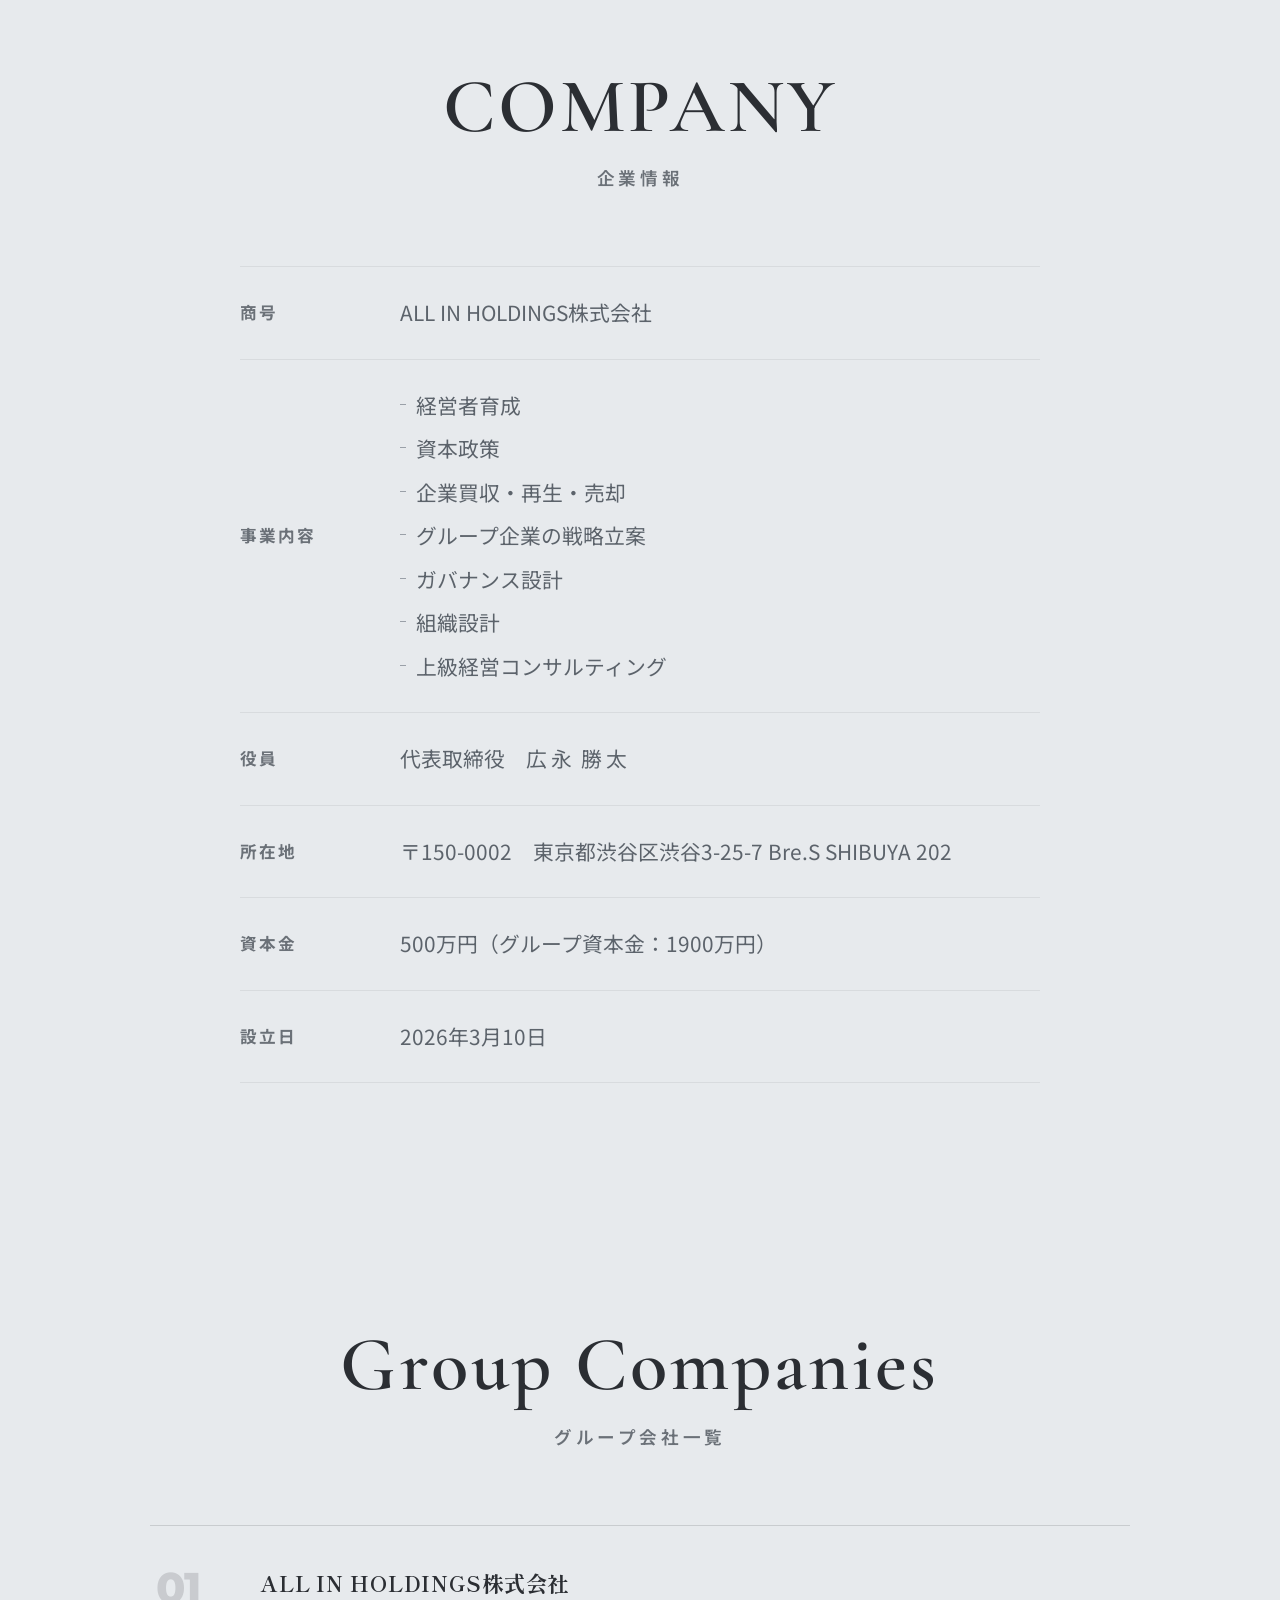
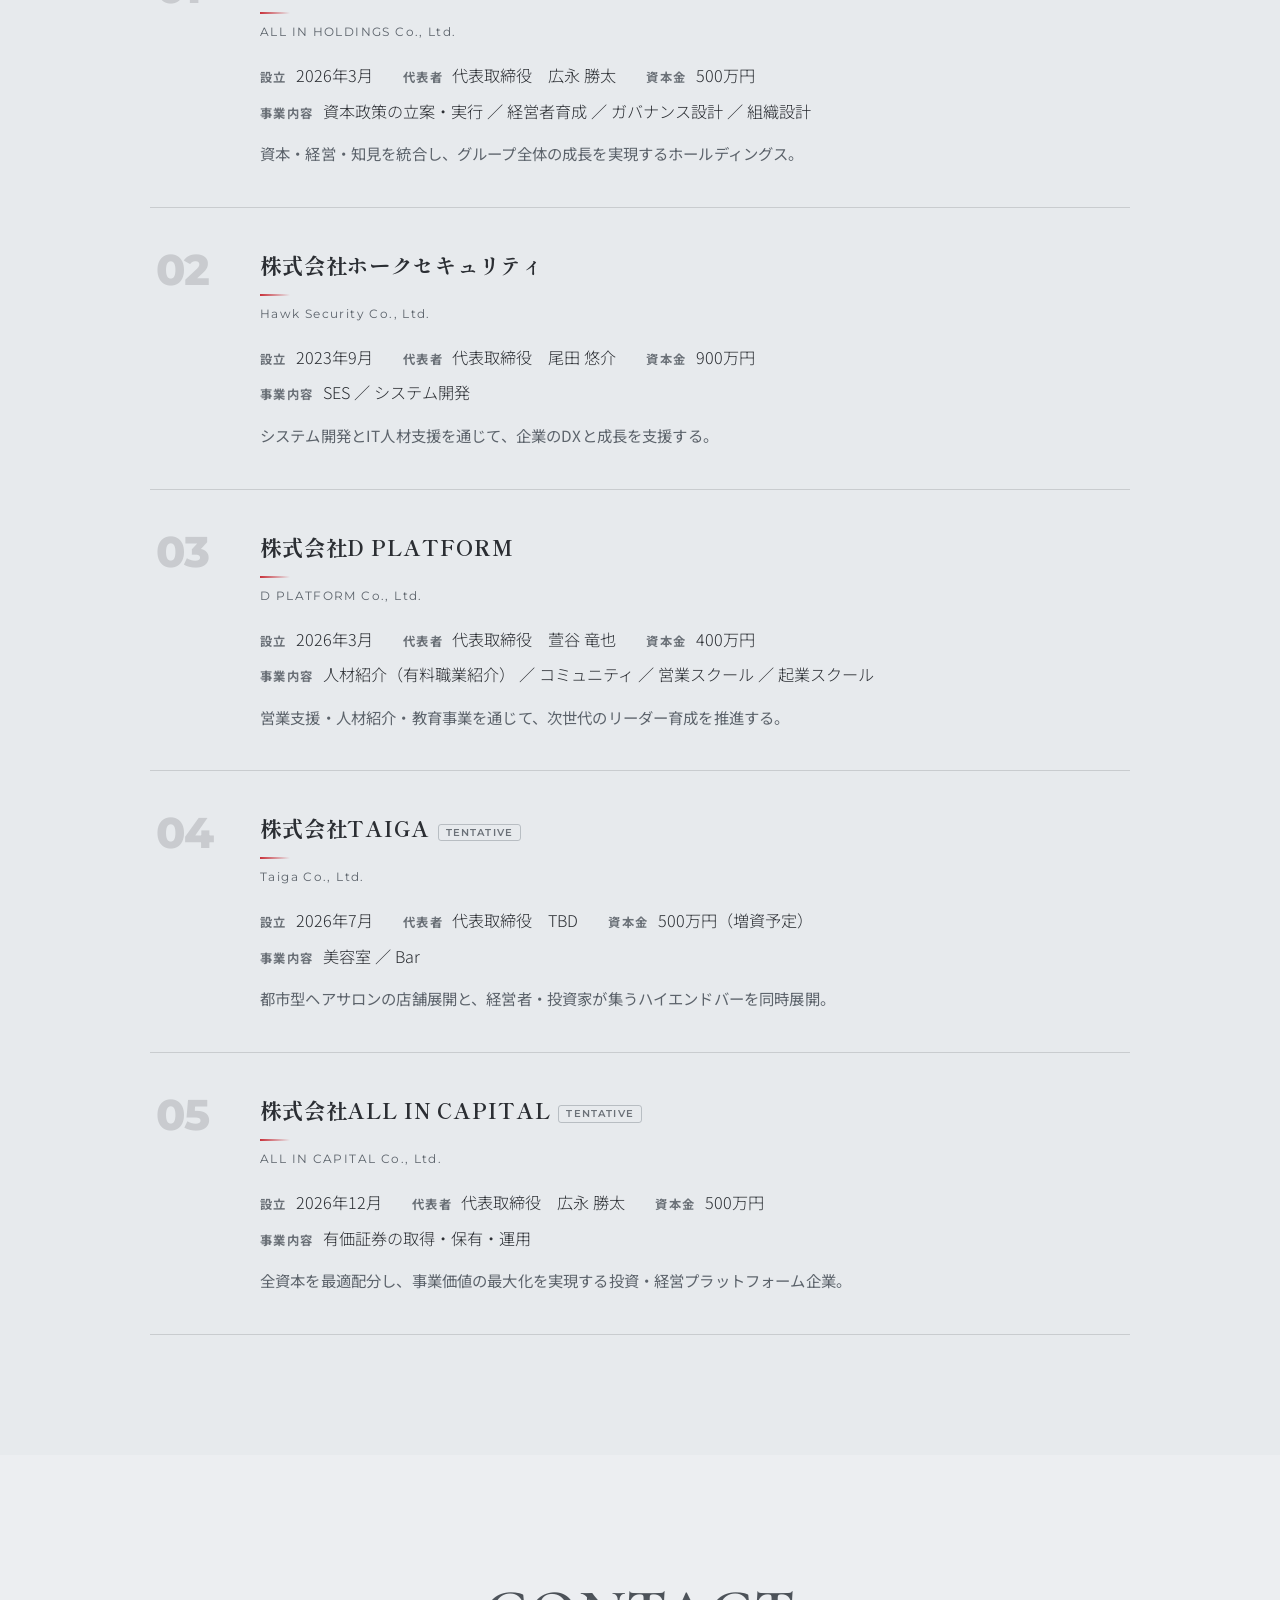
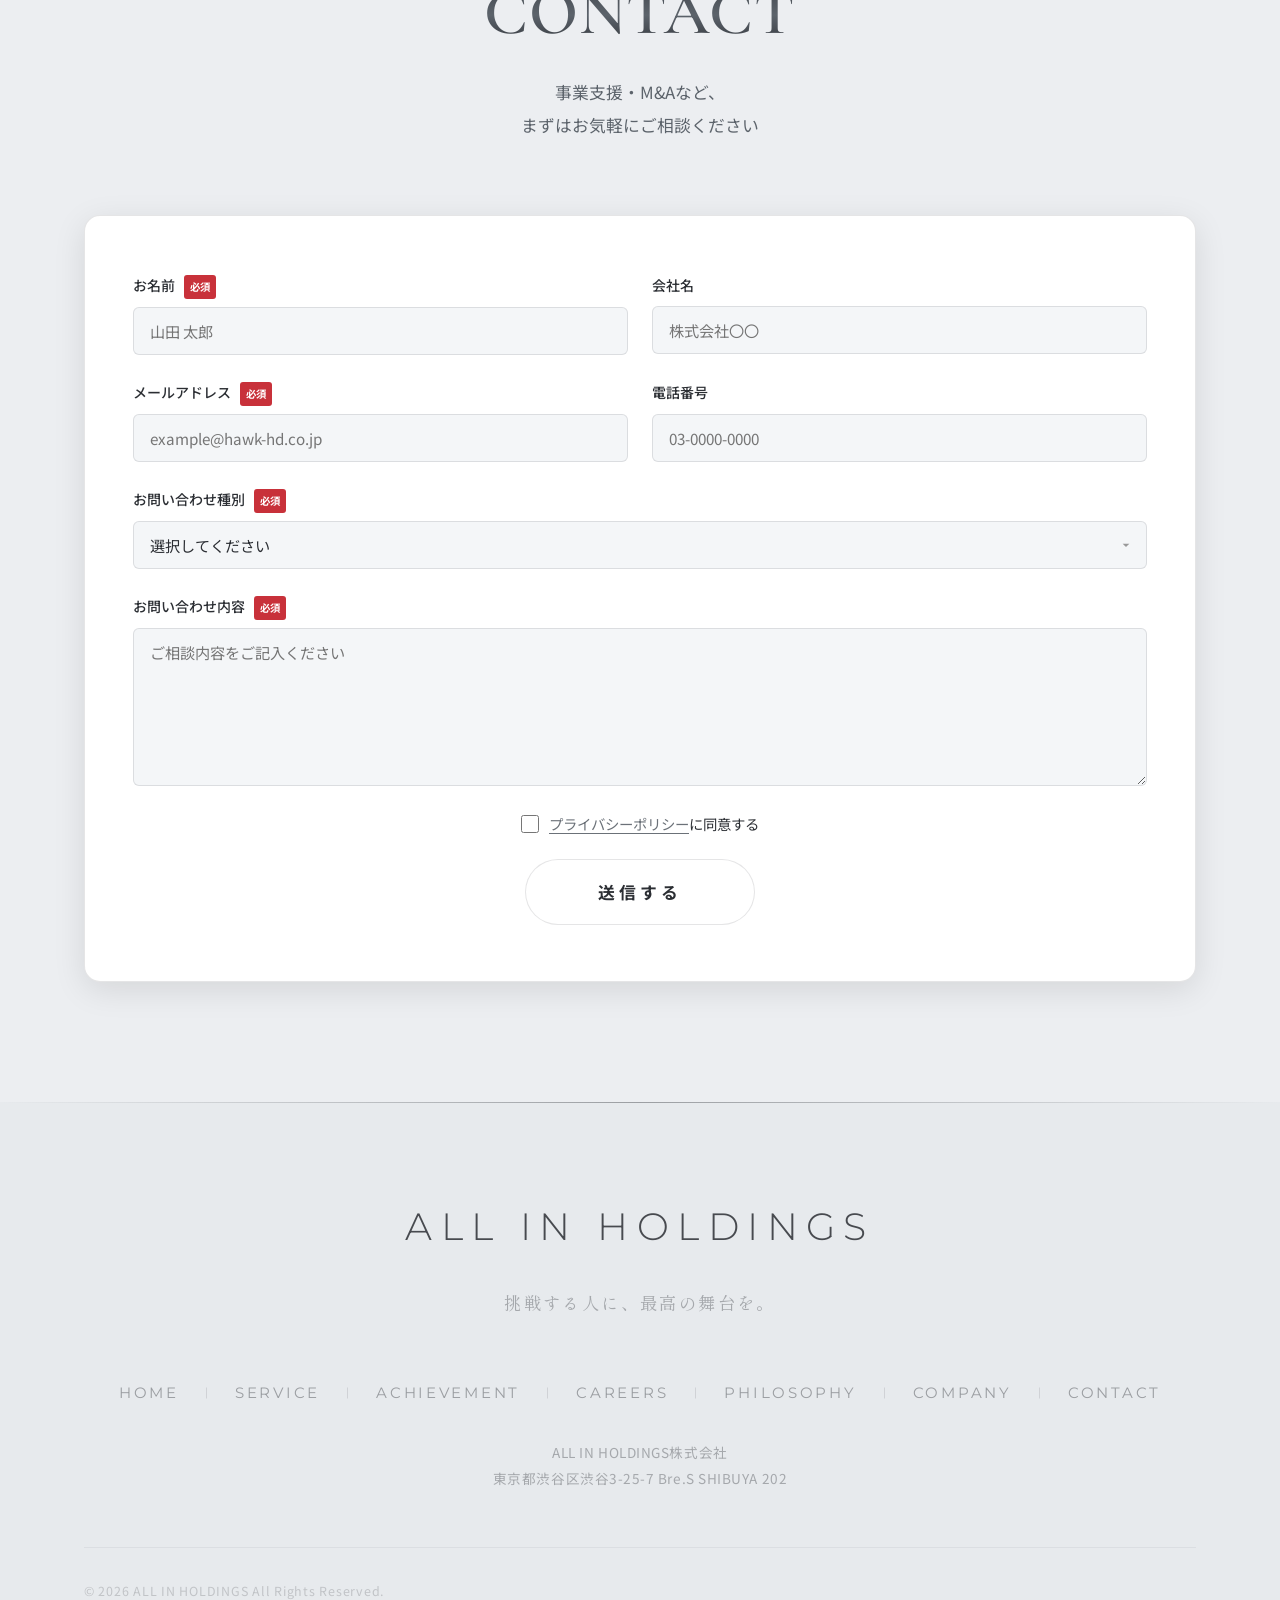
<file: company.html>
<!DOCTYPE html>
<html lang="ja">
<head>
  <meta charset="UTF-8" />
  <meta name="viewport" content="width=device-width, initial-scale=1.0" />
  <meta name="format-detection" content="address=no" />
  <meta name="description" content="次世代の経営者を育成し、資本政策やM&A、組織設計まで手がける経営集団。代表メッセージや事業内容、役員、所在地などを掲載しています。" />
  <title>会社情報 | ALL IN HOLDINGS株式会社</title>
  <link rel="canonical" href="https://all-in-holdings.co.jp/company" />
  <meta property="og:type" content="website" />
  <meta property="og:site_name" content="ALL IN HOLDINGS株式会社" />
  <meta property="og:title" content="会社情報 | ALL IN HOLDINGS株式会社" />
  <meta property="og:description" content="次世代の経営者を育成し、資本政策やM&amp;A、組織設計まで手がける経営集団。代表メッセージや事業内容、役員、所在地などを掲載しています。" />
  <meta property="og:url" content="https://all-in-holdings.co.jp/company" />
  <meta property="og:image" content="https://all-in-holdings.co.jp/og-image.png" />
  <meta property="og:image:width" content="1200" />
  <meta property="og:image:height" content="630" />
  <meta property="og:locale" content="ja_JP" />
  <meta name="twitter:card" content="summary" />
  <link rel="icon" href="logo-transparent-sm.png" type="image/png" />
  <link rel="apple-touch-icon" href="logo-transparent-sm.png" />
  <link rel="manifest" href="manifest.json" />
  <link rel="stylesheet" href="style.css?v=20260618b" />
  <link rel="stylesheet" href="company.css?v=20260618b" />
  <link rel="stylesheet" href="group.css?v=20260618b" />
  <link rel="preconnect" href="https://fonts.googleapis.com" />
  <link rel="preconnect" href="https://fonts.gstatic.com" crossorigin />
  <link href="https://fonts.googleapis.com/css2?family=Cormorant+Garamond:ital,wght@0,300;0,400;0,600;1,300;1,400&family=Great+Vibes&family=Montserrat:wght@300;400;600;700&family=Noto+Sans+JP:wght@300;400;500;700;900&family=Shippori+Mincho+B1:wght@500;600;700&family=Yuji+Mai&display=swap" rel="stylesheet" />
</head>
<body>

  <div class="logo-hero" id="logoHero">
    <a href="/">
      <img src="logo-transparent-sm.png" alt="ALL IN HOLDINGS" class="logo-hero__img" />
    </a>
    <button class="header__hamburger logo-hero__hamburger" id="hamburger" aria-label="メニュー">
      <span></span><span></span><span></span>
    </button>
  </div>
  <div class="nav-overlay" id="navOverlay"></div>
  <nav class="header__nav" id="nav">
    <div class="header__nav-top">
      <button class="header__nav-close" id="navClose" aria-label="閉じる">
        <span></span><span></span>
        <small class="header__nav-close-label">CLOSE</small>
      </button>
    </div>
    <ul class="header__nav-list">
      <li><a href="/">HOME</a></li>
      <li><a href="/#service">SERVICE</a></li>
      <li><a href="achievement">ACHIEVEMENT</a></li>
      <li><a href="recruit">CAREERS</a></li>
      <li><a href="philosophy">PHILOSOPHY</a></li>
      <li><a href="company">COMPANY</a></li>    </ul>
    <a href="/#contact" class="btn btn--metallic header__nav-btn">CONTACT</a>
  </nav>

  <!-- ===== COMPANY HERO ===== -->
  <section class="c-hero">
    <div class="c-hero__bg">
      <div class="c-hero__bg-grid"></div>
      <span class="c-hero__glow" aria-hidden="true"></span>
    </div>
    <div class="c-hero__inner">
      <p class="c-hero__label js-fadein">COMPANY</p>
      <h1 class="c-hero__title js-fadein">仲間と<em>成長</em>し、<br />一人では届かない未来へ。</h1>
      <p class="c-hero__en js-fadein">Grow together, toward a future beyond reach alone.</p>
    </div>
  </section>

  <!-- ===== MESSAGE ===== -->
  <section class="c-msg" id="message">
    <div class="container c-msg__inner">
      <div class="c-msg__rail js-fadein">
        <p class="c-msg__label"><span class="c-msg__label-bar"></span>TOP MESSAGE</p>
      </div>
      <div class="c-msg__main">
        <h2 class="c-msg__catch js-fadein">挑戦を、<em>楽しめ</em>。</h2>
        <p class="c-msg__catch-sub js-fadein">人生が終わるその日、最高だったと笑えるように。</p>
        <div class="c-msg__paras js-fadein">
          <p>ALL IN HOLDINGSは、業界に縛られないホールディングスとして、志ある人材と共に複数の事業を立ち上げ、成長させるインキュベーション組織です。</p>
          <p>仕事も遊びも、すべて本気で楽しみながら、新たな価値と未来を創り続けます。</p>
        </div>
        <div class="c-msg__sign js-fadein">
          <p class="c-msg__sign-title">代表取締役社長</p>
          <p class="c-msg__sign-name"><span class="c-msg__name-unit">広永</span> <span class="c-msg__name-unit">勝太</span></p>
        </div>
      </div>
    </div>
  </section>

  <!-- ===== COMPANY INFO ===== -->
  <section class="section section--gray" id="company">
    <div class="container">
      <div class="c-sec-head js-fadein">
        <h2 class="c-sec-head__en">COMPANY</h2>
        <p class="c-sec-head__ja">企業情報</p>
      </div>
      <div class="c-info js-fadein">
        <dl class="c-info__dl">
          <div class="c-info__row">
            <dt>商号</dt>
            <dd>ALL IN HOLDINGS株式会社</dd>
          </div>
          <div class="c-info__row">
            <dt>事業内容</dt>
            <dd>
              <ul class="c-info__list">
                <li>経営者育成</li>
                <li>資本政策</li>
                <li>企業買収・再生・売却</li>
                <li>グループ企業の戦略立案</li>
                <li>ガバナンス設計</li>
                <li>組織設計</li>
                <li>上級経営コンサルティング</li>
              </ul>
            </dd>
          </div>
          <div class="c-info__row">
            <dt>役員</dt>
            <dd>代表取締役　<span class="c-info__name-unit">広永</span> <span class="c-info__name-unit">勝太</span></dd>
          </div>
          <div class="c-info__row">
            <dt>所在地</dt>
            <dd>〒150-0002<span class="pc-only">　</span><br class="sp-only" />東京都渋谷区渋谷3-25-7 Bre.S SHIBUYA 202</dd>
          </div>
          <div class="c-info__row">
            <dt>資本金</dt>
            <dd>500万円（グループ資本金：1900万円）</dd>
          </div>
          <div class="c-info__row">
            <dt>設立日</dt>
            <dd>2026年3月10日</dd>
          </div>
          <!-- 一時非表示
          <div class="c-info__row">
            <dt>取引銀行</dt>
            <dd>GMOあおぞらネット銀行</dd>
          </div>
          <div class="c-info__row">
            <dt>グループ会社</dt>
            <dd>
              <ul class="c-info__list">
                <li>ALL IN HOLDINGS株式会社</li>
                <li>株式会社ホークセキュリティ</li>
                <li>株式会社D PLATFORM</li>
                <li>株式会社ALL Capital <span class="c-info__note">※準備中</span></li>
              </ul>
            </dd>
          </div>
          -->
        </dl>
      </div>
    </div>
  </section>

  <!-- ===== GROUP COMPANIES ===== -->
  <section class="g-companies section section--gray" id="group">
    <div class="container">
      <div class="c-sec-head js-fadein">
        <h2 class="c-sec-head__en">Group Companies</h2>
        <p class="c-sec-head__ja">グループ会社一覧</p>
      </div>

      <div class="g-grid">
        <article class="g-card js-fadein">
          <div class="g-card__head">
            <span class="g-card__num">01</span>
            <div class="g-card__heading">
              <h3 class="g-card__name">ALL IN HOLDINGS株式会社</h3>
              <p class="g-card__en">ALL IN HOLDINGS Co., Ltd.</p>
            </div>
          </div>
          <dl class="g-card__dl">
            <div class="g-card__row"><dt>設立</dt><dd>2026年3月</dd></div>
            <div class="g-card__row"><dt>代表者</dt><dd>代表取締役　広永 勝太</dd></div>
            <div class="g-card__row"><dt>事業内容</dt><dd>資本政策の立案・実行 ／ 経営者育成 ／ ガバナンス設計 ／ 組織設計</dd></div>
            <div class="g-card__row"><dt>資本金</dt><dd>500万円</dd></div>
          </dl>
          <p class="g-card__desc">資本・経営・知見を統合し、グループ全体の成長を実現するホールディングス。</p>
        </article>

        <article class="g-card js-fadein">
          <div class="g-card__head">
            <span class="g-card__num">02</span>
            <div class="g-card__heading">
              <h3 class="g-card__name">株式会社ホークセキュリティ</h3>
              <p class="g-card__en">Hawk Security Co., Ltd.</p>
            </div>
          </div>
          <dl class="g-card__dl">
            <div class="g-card__row"><dt>設立</dt><dd>2023年9月</dd></div>
            <div class="g-card__row"><dt>代表者</dt><dd>代表取締役　尾田 悠介</dd></div>
            <div class="g-card__row"><dt>事業内容</dt><dd>SES ／ システム開発</dd></div>
            <div class="g-card__row"><dt>資本金</dt><dd>900万円</dd></div>
          </dl>
          <p class="g-card__desc">システム開発とIT人材支援を通じて、企業のDXと成長を支援する。</p>
        </article>

        <article class="g-card js-fadein">
          <div class="g-card__head">
            <span class="g-card__num">03</span>
            <div class="g-card__heading">
              <h3 class="g-card__name">株式会社D PLATFORM</h3>
              <p class="g-card__en">D PLATFORM Co., Ltd.</p>
            </div>
          </div>
          <dl class="g-card__dl">
            <div class="g-card__row"><dt>設立</dt><dd>2026年3月</dd></div>
            <div class="g-card__row"><dt>代表者</dt><dd>代表取締役　萱谷 竜也</dd></div>
            <div class="g-card__row"><dt>事業内容</dt><dd>人材紹介（有料職業紹介） ／ コミュニティ ／ 営業スクール ／ 起業スクール</dd></div>
            <div class="g-card__row"><dt>資本金</dt><dd>400万円</dd></div>
          </dl>
          <p class="g-card__desc">営業支援・人材紹介・教育事業を通じて、次世代のリーダー育成を推進する。</p>
        </article>

        <article class="g-card js-fadein">
          <div class="g-card__head">
            <span class="g-card__num">04</span>
            <div class="g-card__heading">
              <h3 class="g-card__name">株式会社TAIGA<span class="g-card__tag">Tentative</span></h3>
              <p class="g-card__en">Taiga Co., Ltd.</p>
            </div>
          </div>
          <dl class="g-card__dl">
            <div class="g-card__row"><dt>設立</dt><dd>2026年7月</dd></div>
            <div class="g-card__row"><dt>代表者</dt><dd>代表取締役　TBD</dd></div>
            <div class="g-card__row"><dt>事業内容</dt><dd>美容室 ／ Bar</dd></div>
            <div class="g-card__row"><dt>資本金</dt><dd>500万円（増資予定）</dd></div>
          </dl>
          <p class="g-card__desc">都市型ヘアサロンの店舗展開と、経営者・投資家が集うハイエンドバーを同時展開。</p>
        </article>

        <article class="g-card g-card--gold js-fadein">
          <div class="g-card__head">
            <span class="g-card__num">05</span>
            <div class="g-card__heading">
              <h3 class="g-card__name">株式会社ALL IN CAPITAL<span class="g-card__tag">Tentative</span></h3>
              <p class="g-card__en">ALL IN CAPITAL Co., Ltd.</p>
            </div>
          </div>
          <dl class="g-card__dl">
            <div class="g-card__row"><dt>設立</dt><dd>2026年12月</dd></div>
            <div class="g-card__row"><dt>代表者</dt><dd>代表取締役　広永 勝太</dd></div>
            <div class="g-card__row"><dt>事業内容</dt><dd>有価証券の取得・保有・運用</dd></div>
            <div class="g-card__row"><dt>資本金</dt><dd>500万円</dd></div>
          </dl>
          <p class="g-card__desc">全資本を最適配分し、事業価値の最大化を実現する投資・経営プラットフォーム企業。</p>
        </article>
      </div>
    </div>
  </section>

  <!-- ===== CONTACT ===== -->
  <section class="contact section" id="contact">
    <div class="container">
      <div class="section__head js-fadein">
        <h2 class="section__title">CONTACT</h2>
        <p class="section__desc">事業支援・M&Aなど、<br />まずはお気軽にご相談ください</p>
      </div>
      <form class="contact__form js-fadein" id="contactForm">
        <div class="form__row">
          <div class="form__group">
            <label class="form__label" for="name">お名前 <span class="form__required">必須</span></label>
            <input class="form__input" type="text" id="name" name="name" placeholder="山田 太郎" required />
          </div>
          <div class="form__group">
            <label class="form__label" for="company">会社名</label>
            <input class="form__input" type="text" id="company" name="company" placeholder="株式会社〇〇" />
          </div>
        </div>
        <div class="form__row">
          <div class="form__group">
            <label class="form__label" for="email">メールアドレス <span class="form__required">必須</span></label>
            <input class="form__input" type="email" id="email" name="email" placeholder="example@hawk-hd.co.jp" required />
          </div>
          <div class="form__group">
            <label class="form__label" for="tel">電話番号</label>
            <input class="form__input" type="tel" id="tel" name="tel" placeholder="03-0000-0000" />
          </div>
        </div>
        <div class="form__group">
          <label class="form__label" for="category">お問い合わせ種別 <span class="form__required">必須</span></label>
          <select class="form__select" id="category" name="category" required>
            <option value="">選択してください</option>
            <option value="consulting">経営コンサルティング</option>
            <option value="ma">M&A・事業承継</option>
            <option value="invest">投資・ファイナンス</option>
            <option value="other">その他</option>
          </select>
        </div>
        <div class="form__group">
          <label class="form__label" for="message">お問い合わせ内容 <span class="form__required">必須</span></label>
          <textarea class="form__textarea" id="message" name="message" rows="6" placeholder="ご相談内容をご記入ください" required></textarea>
        </div>
        <div class="form__agree">
          <label class="form__agree-label">
            <input type="checkbox" class="form__agree-check" required />
            <span class="form__agree-text"><a href="privacy" class="form__agree-link">プライバシーポリシー</a>に同意する</span>
          </label>
        </div>
        <div class="form__submit">
          <button type="submit" class="btn btn--metallic btn--large">送信する</button>
        </div>
      </form>
    </div>
  </section>

  <!-- ===== FOOTER ===== -->
  <footer class="footer">
    <div class="footer__accent-line"></div>
    <div class="footer__inner">
      <div class="footer__top">
        <div class="footer__brand">
          <p class="footer__logo"><span class="footer__logo-allin">ALL IN</span> <span class="footer__logo-holdings">HOLDINGS</span></p>
          <p class="footer__tagline">挑戦する人に、最高の舞台を。</p>
        </div>
        <nav class="footer__nav">
          <ul class="footer__nav-list">
            <li><a href="/">HOME</a></li>
            <li><a href="/#service">SERVICE</a></li>
            <li><a href="achievement">ACHIEVEMENT</a></li>
            <li><a href="recruit">CAREERS</a></li>
            <li><a href="philosophy">PHILOSOPHY</a></li>
            <li><a href="company">COMPANY</a></li>            <li><a href="/#contact">CONTACT</a></li>
          </ul>
        </nav>
        <p class="footer__info"><span class="footer__info-name">ALL IN HOLDINGS株式会社</span><br /><span class="footer__info-addr">東京都渋谷区渋谷3-25-7 Bre.S SHIBUYA 202</span></p>
      </div>
      <div class="footer__bottom">
        <p class="footer__copy">&copy; 2026 ALL IN HOLDINGS All Rights Reserved.</p>
      </div>
    </div>
  </footer>

  <script src="script.js?v=20260618b"></script>
</body>
</html>
</file>
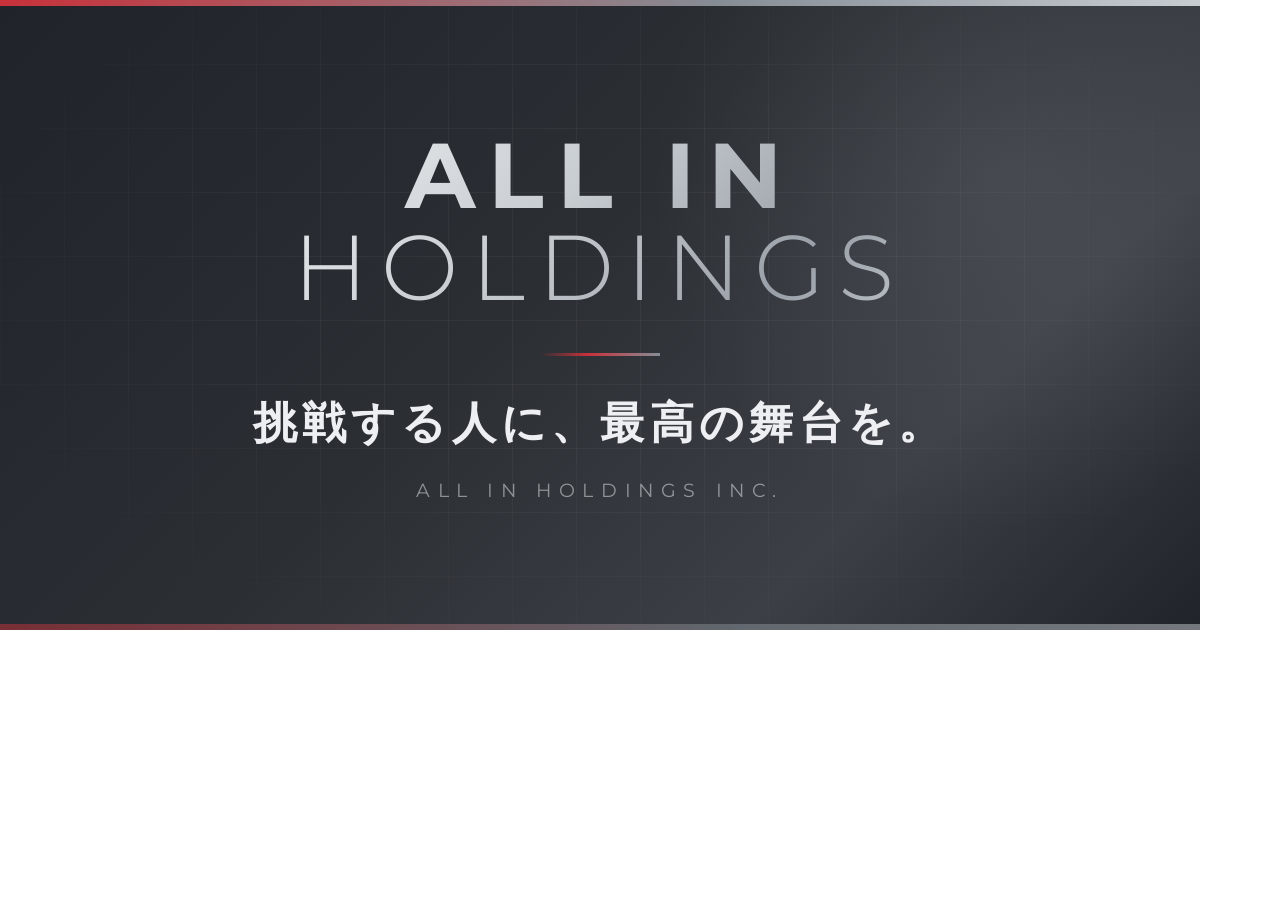
<file: og-image.html>
<!DOCTYPE html>
<html lang="ja">
<head>
  <meta charset="UTF-8" />
  <!--
    OGP画像 生成用ページ（1200×630）
    使い方：
      1) このページをChromeで開く（例：http://127.0.0.1:8000/og-image.html）
      2) F12 → デバイスツールバー → 解像度 1200 × 630 に設定
      3) 「…」メニュー → Capture screenshot（フルサイズ）で書き出し
         （または任意のスクショ/HTML→画像ツールで 1200×630 を保存）
      4) ファイル名を og-image.png として保存
      5) エックスサーバーのルート（index.html と同じ場所）にアップロード
    ※ 各ページの og:image は https://all-in-holdings.co.jp/og-image.png を指すよう設定済み
  -->
  <link rel="preconnect" href="https://fonts.googleapis.com" />
  <link rel="preconnect" href="https://fonts.gstatic.com" crossorigin />
  <link href="https://fonts.googleapis.com/css2?family=Montserrat:wght@300;400;600;700&family=Noto+Sans+JP:wght@300;400;500;700&family=Shippori+Mincho+B1:wght@500;600;700&display=swap" rel="stylesheet" />
  <style>
    * { margin: 0; padding: 0; box-sizing: border-box; }
    html, body { width: 1200px; height: 630px; overflow: hidden; }
    .og {
      position: relative;
      width: 1200px;
      height: 630px;
      display: flex;
      flex-direction: column;
      align-items: center;
      justify-content: center;
      background:
        linear-gradient(135deg, #20232A 0%, #2B2E33 45%, #3C4046 75%, #20232A 100%);
      overflow: hidden;
      font-family: 'Noto Sans JP', sans-serif;
    }
    /* 背景のグリッド */
    .og__grid {
      position: absolute; inset: 0;
      background-image:
        linear-gradient(rgba(255,255,255,0.045) 1px, transparent 1px),
        linear-gradient(90deg, rgba(255,255,255,0.045) 1px, transparent 1px);
      background-size: 64px 64px;
      -webkit-mask-image: radial-gradient(ellipse at 50% 45%, #000 35%, transparent 85%);
      mask-image: radial-gradient(ellipse at 50% 45%, #000 35%, transparent 85%);
    }
    /* グロー */
    .og__glow {
      position: absolute;
      width: 760px; height: 760px;
      top: -200px; right: -180px;
      background: radial-gradient(circle, rgba(154,160,167,0.16), transparent 65%);
      pointer-events: none;
    }
    .og__inner { position: relative; z-index: 2; text-align: center; padding: 0 80px; }
    .og__wordmark {
      font-family: 'Montserrat', sans-serif;
      font-weight: 700;
      font-size: 92px;
      letter-spacing: 0.14em;
      line-height: 1;
      background: linear-gradient(135deg, #FFFFFF 0%, #C8CDD2 45%, #9AA0A7 70%, #E8EEF2 100%);
      -webkit-background-clip: text;
      background-clip: text;
      -webkit-text-fill-color: transparent;
    }
    .og__wordmark .holdings { font-weight: 300; }
    .og__rule {
      width: 120px; height: 3px; margin: 40px auto 38px;
      background: linear-gradient(90deg, transparent, #C8313A 40%, #868D95 100%);
    }
    .og__tagline {
      font-family: 'Shippori Mincho B1', serif;
      font-weight: 600;
      font-size: 44px;
      letter-spacing: 0.12em;
      color: #EDEFF2;
    }
    .og__en {
      margin-top: 26px;
      font-family: 'Montserrat', sans-serif;
      font-weight: 400;
      font-size: 19px;
      letter-spacing: 0.4em;
      text-transform: uppercase;
      color: rgba(220,224,228,0.55);
    }
    /* コーポレートカラーの縁取り */
    .og__edge { position: absolute; left: 0; right: 0; height: 6px; z-index: 3;
      background: linear-gradient(90deg, #C8313A 0%, #868D95 60%, #C8CDD2 100%); }
    .og__edge--top { top: 0; }
    .og__edge--bottom { bottom: 0; opacity: 0.5; }
  </style>
</head>
<body>
  <div class="og">
    <span class="og__edge og__edge--top"></span>
    <div class="og__grid"></div>
    <div class="og__glow"></div>
    <div class="og__inner">
      <div class="og__wordmark">ALL IN <span class="holdings">HOLDINGS</span></div>
      <div class="og__rule"></div>
      <div class="og__tagline">挑戦する人に、最高の舞台を。</div>
      <div class="og__en">All In Holdings Inc.</div>
    </div>
    <span class="og__edge og__edge--bottom"></span>
  </div>
</body>
</html>
</file>
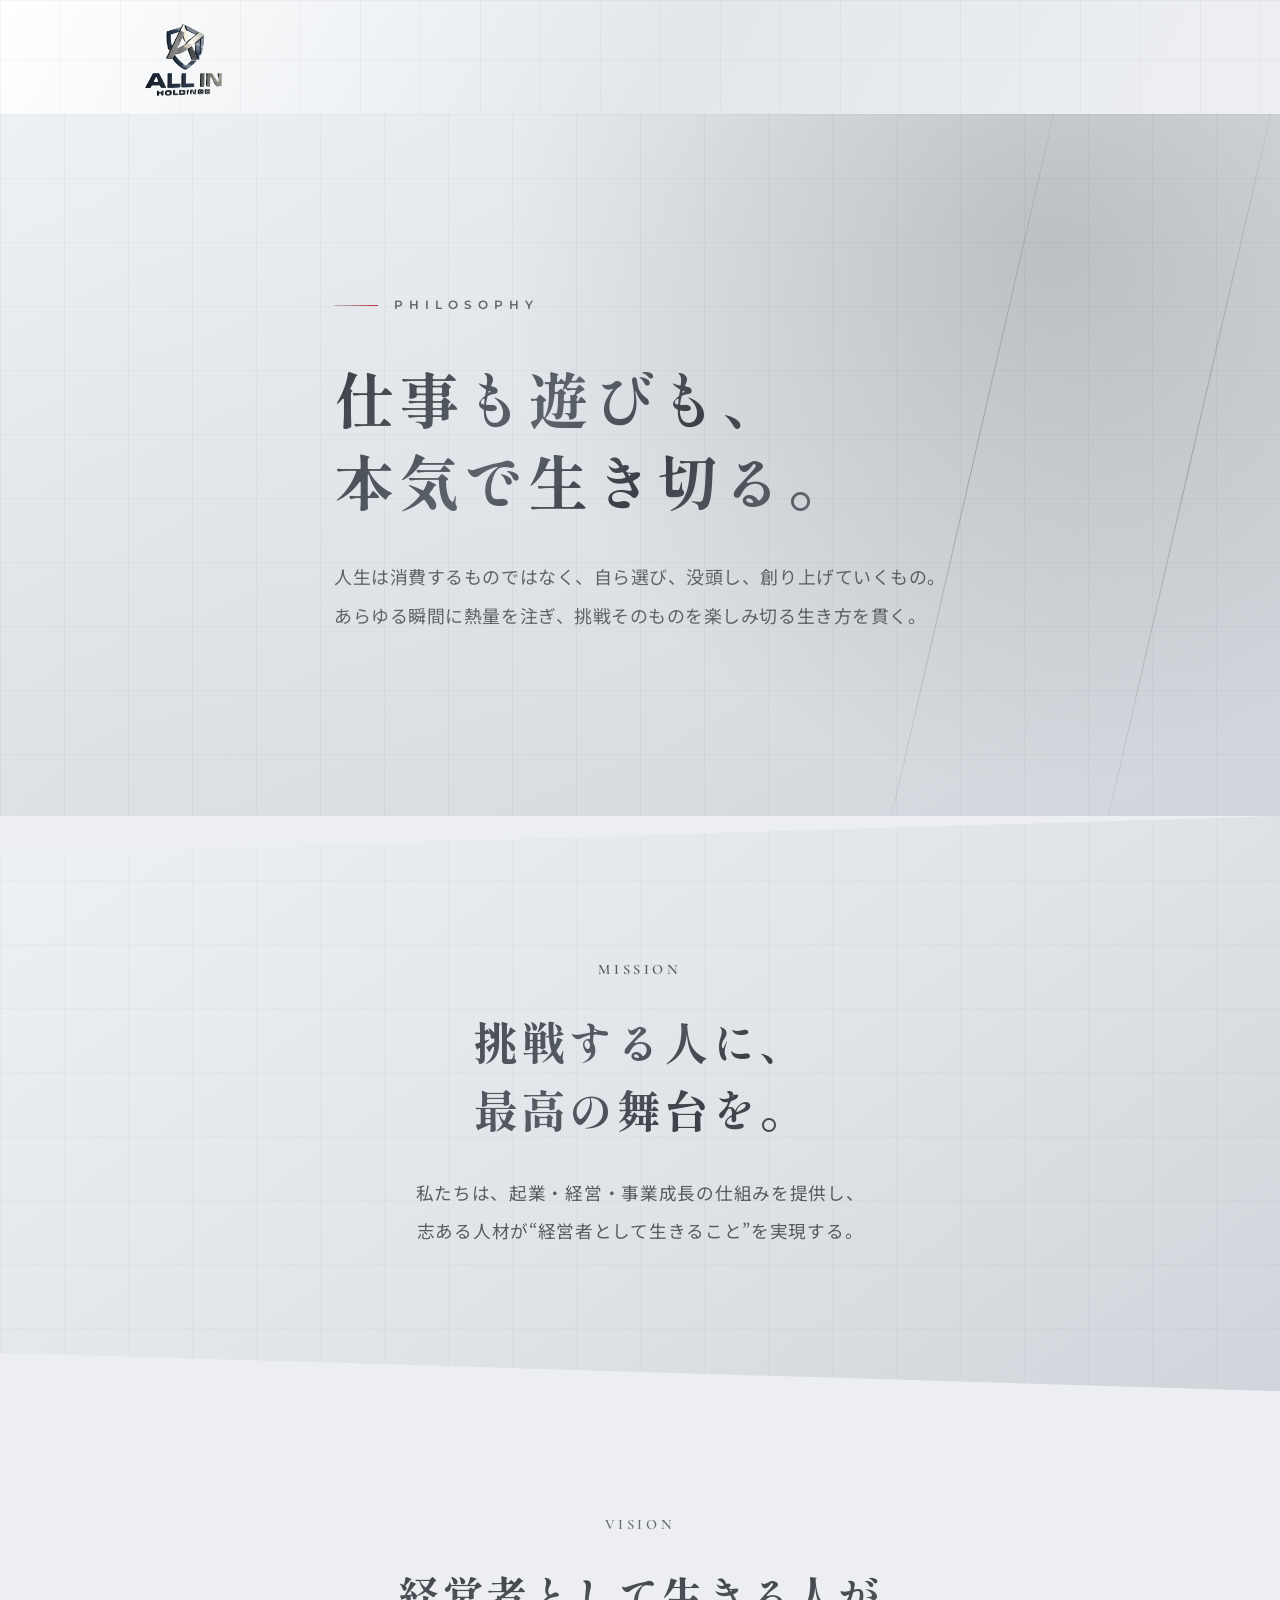
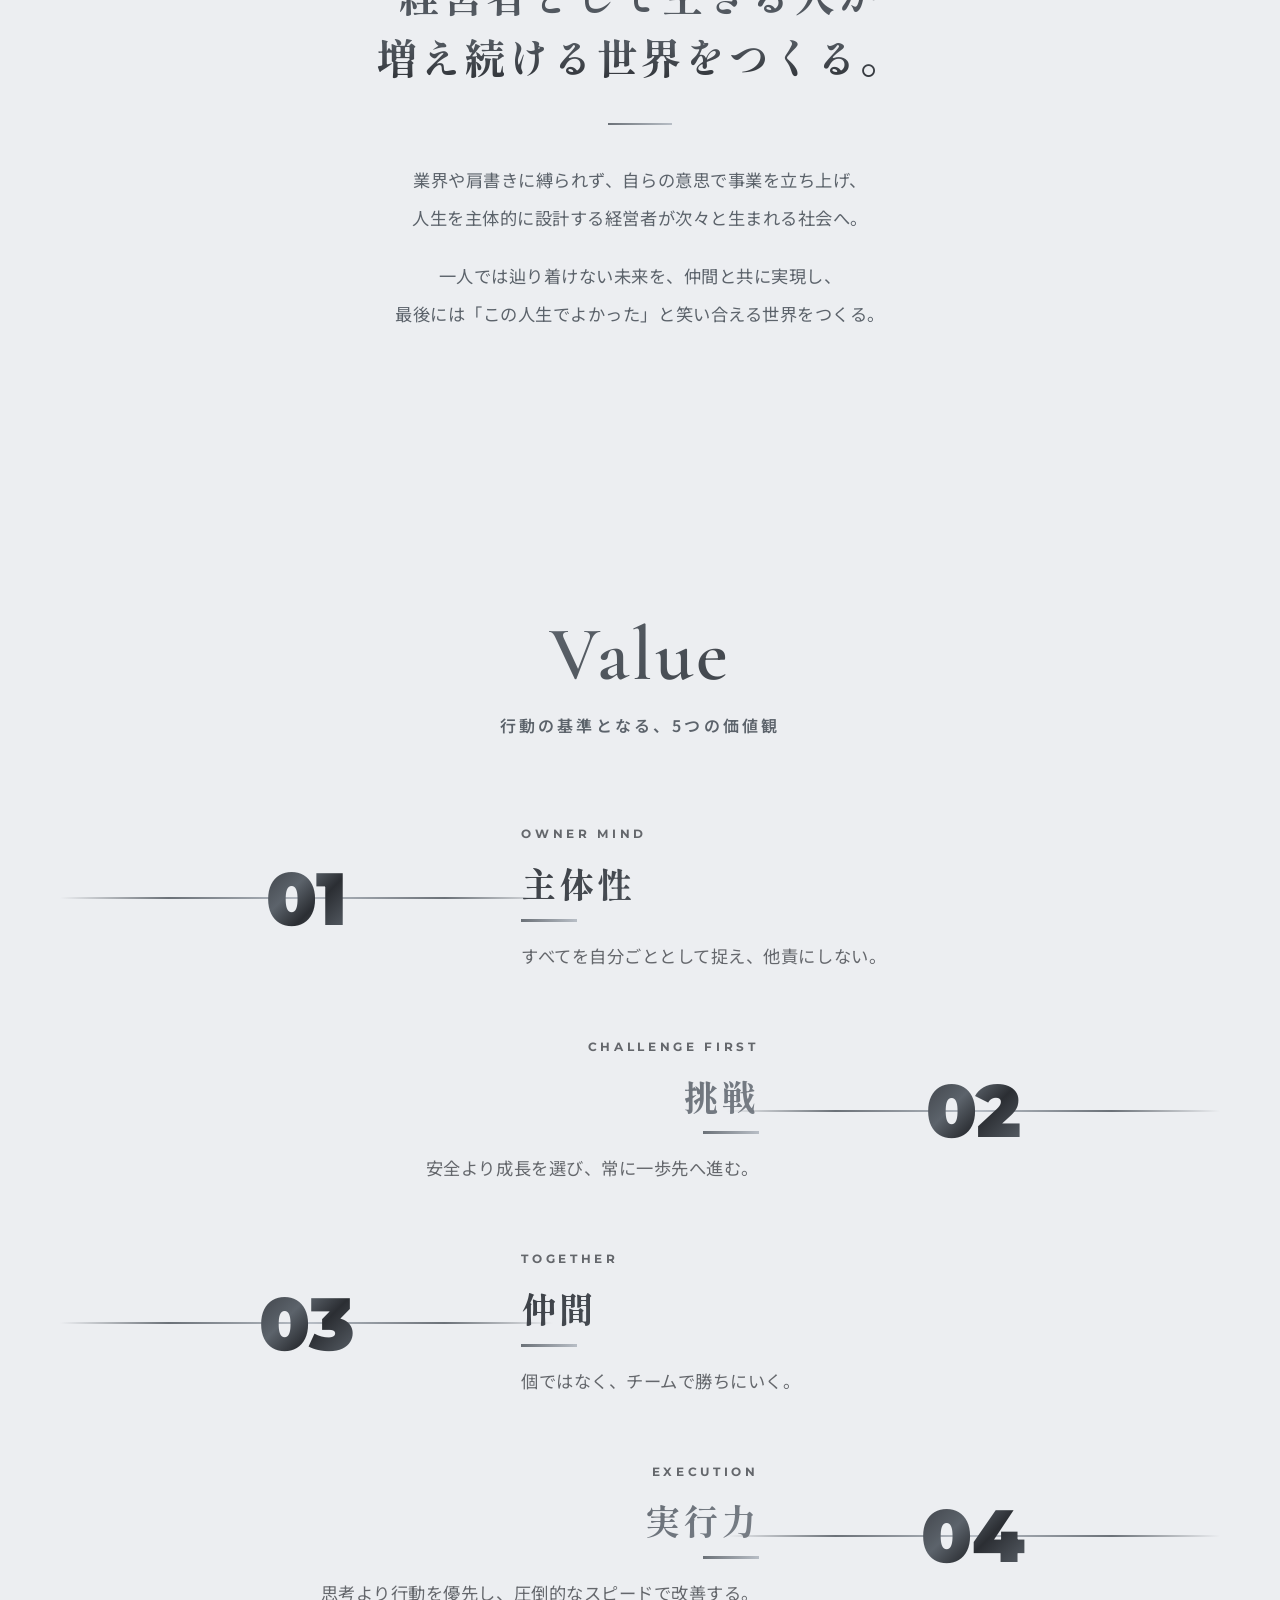
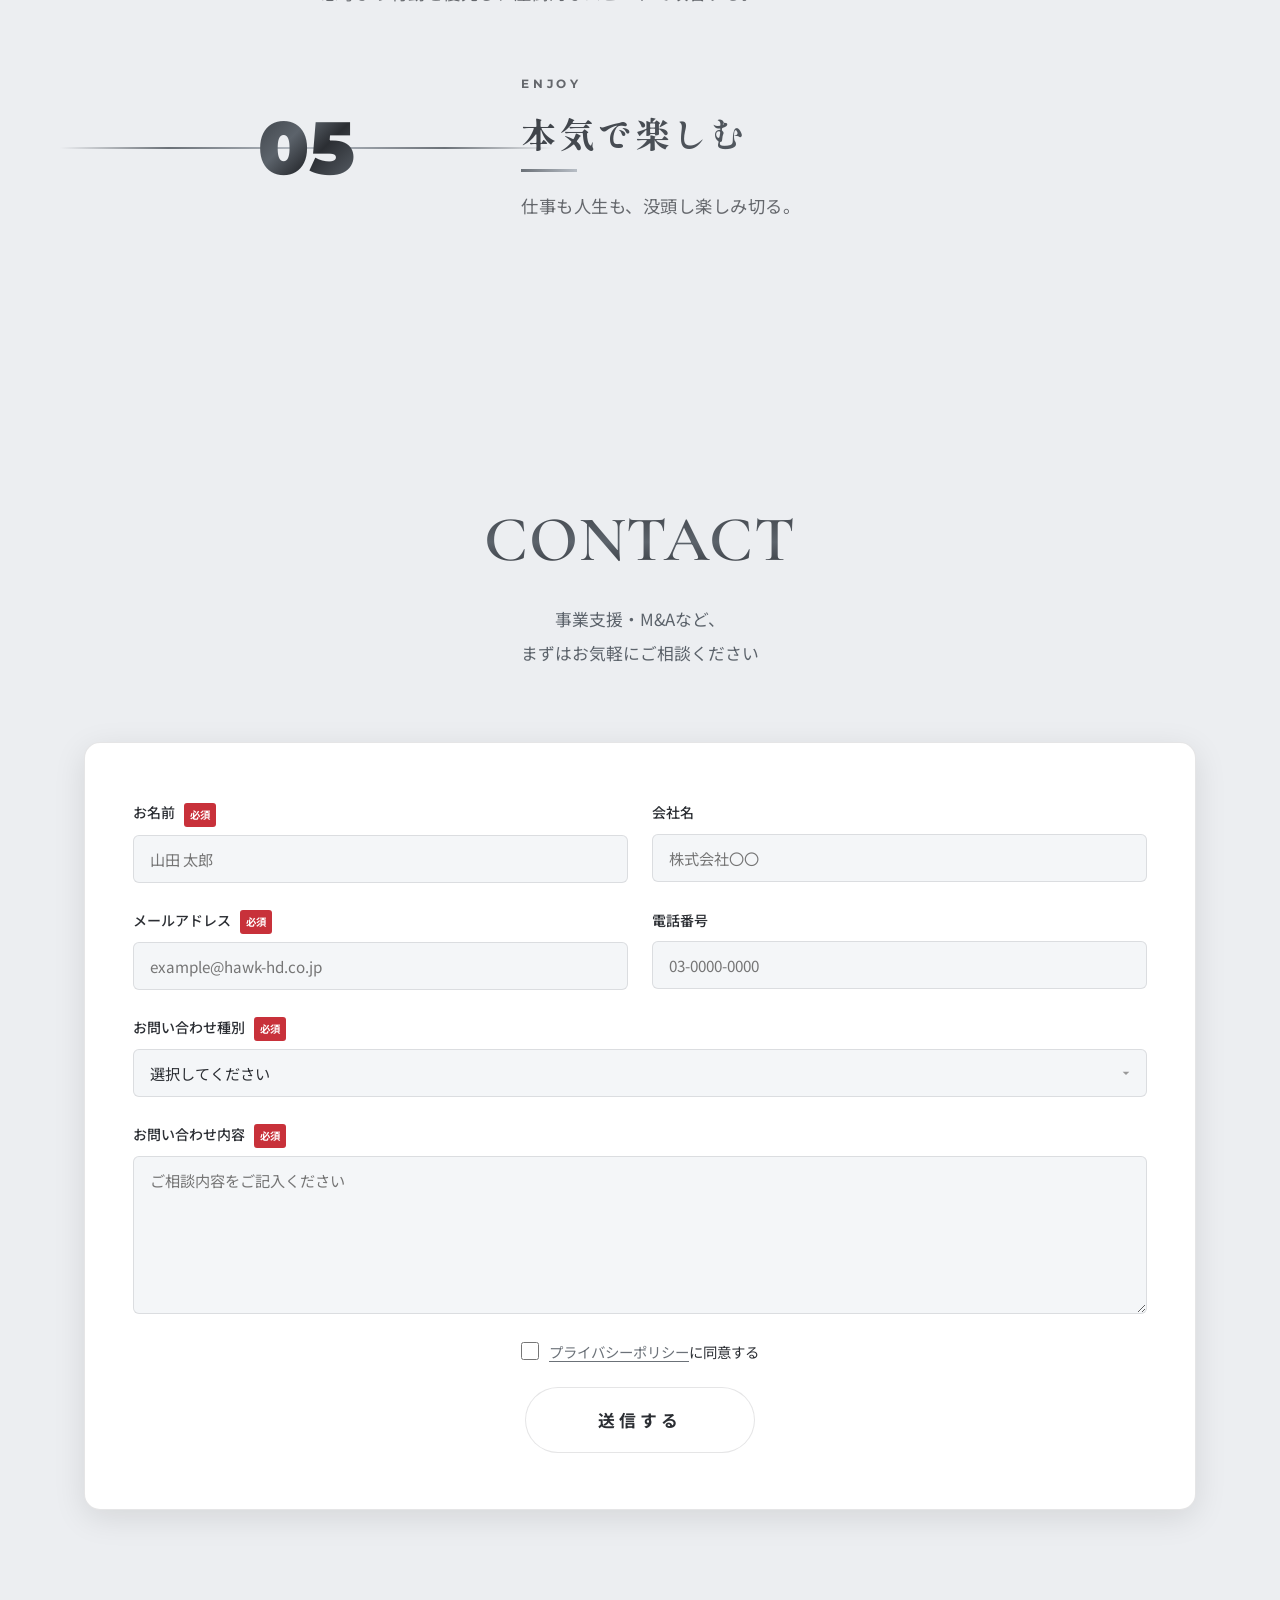
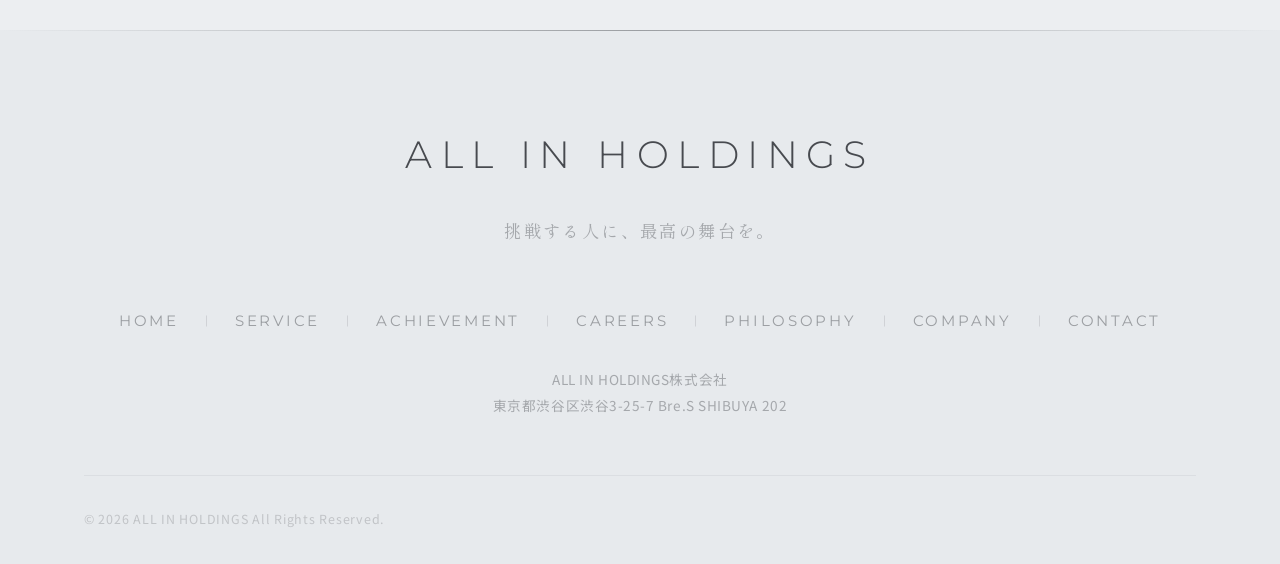
<file: philosophy.html>
<!DOCTYPE html>
<html lang="ja">
<head>
  <meta charset="UTF-8" />
  <meta name="viewport" content="width=device-width, initial-scale=1.0" />
  <meta name="format-detection" content="address=no" />
  <meta name="description" content="ALL IN HOLDINGSのフィロソフィー。仕事も遊びも本気で生き切る——ビジョン・ミッション・バリューと私たちの存在意義を紹介します。" />
  <title>PHILOSOPHY | ALL IN HOLDINGS株式会社</title>
  <link rel="canonical" href="https://all-in-holdings.co.jp/philosophy" />
  <meta property="og:type" content="website" />
  <meta property="og:site_name" content="ALL IN HOLDINGS株式会社" />
  <meta property="og:title" content="PHILOSOPHY | ALL IN HOLDINGS株式会社" />
  <meta property="og:description" content="ALL IN HOLDINGSのフィロソフィー。仕事も遊びも本気で生き切る——ビジョン・ミッション・バリューと私たちの存在意義を紹介します。" />
  <meta property="og:url" content="https://all-in-holdings.co.jp/philosophy" />
  <meta property="og:image" content="https://all-in-holdings.co.jp/og-image.png" />
  <meta property="og:image:width" content="1200" />
  <meta property="og:image:height" content="630" />
  <meta property="og:locale" content="ja_JP" />
  <meta name="twitter:card" content="summary" />
  <link rel="icon" href="logo-transparent-sm.png" type="image/png" />
  <link rel="apple-touch-icon" href="logo-transparent-sm.png" />
  <link rel="manifest" href="manifest.json" />
  <link rel="stylesheet" href="style.css?v=20260618b" />
  <link rel="stylesheet" href="philosophy.css?v=20260618b" />
  <link rel="preconnect" href="https://fonts.googleapis.com" />
  <link rel="preconnect" href="https://fonts.gstatic.com" crossorigin />
  <link href="https://fonts.googleapis.com/css2?family=Cormorant+Garamond:ital,wght@0,300;0,400;0,600;1,300;1,400&family=Montserrat:wght@200;300;400;600;700&family=Noto+Sans+JP:wght@300;400;500;700;900&family=Shippori+Mincho+B1:wght@500;600;700&display=swap" rel="stylesheet" />
</head>
<body>

  <div class="logo-hero" id="logoHero">
    <a href="/">
      <img src="logo-transparent-sm.png" alt="ALL IN HOLDINGS" class="logo-hero__img" />
    </a>
    <button class="header__hamburger logo-hero__hamburger" id="hamburger" aria-label="メニュー">
      <span></span><span></span><span></span>
    </button>
  </div>
  <div class="nav-overlay" id="navOverlay"></div>
  <nav class="header__nav" id="nav">
    <div class="header__nav-top">
      <button class="header__nav-close" id="navClose" aria-label="閉じる">
        <span></span><span></span>
        <small class="header__nav-close-label">CLOSE</small>
      </button>
    </div>
    <ul class="header__nav-list">
      <li><a href="/">HOME</a></li>
      <li><a href="/#service">SERVICE</a></li>
      <li><a href="achievement">ACHIEVEMENT</a></li>
      <li><a href="recruit">CAREERS</a></li>
      <li><a href="philosophy">PHILOSOPHY</a></li>
      <li><a href="company">COMPANY</a></li>    </ul>
    <a href="/#contact" class="btn btn--metallic header__nav-btn">CONTACT</a>
  </nav>


  <!-- ===== HERO / PHILOSOPHY ===== -->
  <section class="ph-hero">
    <div class="ph-hero__bg"></div>
    <div class="ph-hero__deco" aria-hidden="true">
      <span class="ph-hero__deco-line"></span>
      <span class="ph-hero__deco-line"></span>
      <span class="ph-hero__deco-line"></span>
    </div>
    <div class="ph-hero__inner">
      <p class="ph-hero__label js-fadein"><span class="ph-hero__label-bar"></span>PHILOSOPHY</p>
      <h1 class="ph-hero__title js-fadein">仕事も遊びも、<br />本気で生き切る。</h1>
      <p class="ph-hero__desc js-fadein">
        人生は消費するものではなく、自ら選び、没頭し、創り上げていくもの。<br />
        あらゆる瞬間に熱量を注ぎ、挑戦そのものを楽しみ切る生き方を貫く。
      </p>
    </div>
  </section>


  <!-- ===== MISSION ===== -->
  <section class="ph-mission">
    <div class="ph-mission__bg"></div>
    <div class="container ph-mission__inner js-fadein">
      <p class="ph-statement__label ph-statement__label--light">Mission</p>
      <h2 class="ph-mission__heading">挑戦する人に、<br />最高の舞台を。</h2>
      <p class="ph-mission__body">
        私たちは、起業・経営・事業成長の仕組みを提供し、<br class="pc-br" />
        志ある人材が&ldquo;経営者として生きること&rdquo;を実現する。
      </p>
    </div>
  </section>


  <!-- ===== VISION ===== -->
  <section class="ph-statement section">
    <div class="container ph-statement__inner js-fadein">
      <p class="ph-statement__label">Vision</p>
      <h2 class="ph-statement__heading">経営者として生きる人が<br />増え続ける世界をつくる。</h2>
      <div class="ph-statement__rule"></div>
      <p class="ph-statement__body">
        業界や肩書きに縛られず、自らの意思で事業を立ち上げ、<br class="pc-br" />
        人生を主体的に設計する経営者が次々と生まれる社会へ。
      </p>
      <p class="ph-statement__body">
        一人では辿り着けない未来を、仲間と共に実現し、<br class="pc-br" />
        最後には「この人生でよかった」と笑い合える世界をつくる。
      </p>
    </div>
  </section>


  <!-- ===== VALUE（行動の基準 / Skill Set 参考のジグザグ） ===== -->
  <section class="ph-values">
    <div class="ph-values__bg"></div>
    <div class="container ph-values__container">
      <div class="ph-sec-head js-fadein">
        <h2 class="ph-sec-head__en">Value</h2>
        <p class="ph-sec-head__ja">行動の基準となる、5つの価値観</p>
      </div>

      <div class="ph-values__list">

        <article class="ph-value ph-value--left js-fadein">
          <div class="ph-value__num-wrap"><span class="ph-value__num">01</span><span class="ph-value__num-bar"></span></div>
          <div class="ph-value__body">
            <p class="ph-value__cat">OWNER MIND</p>
            <h3 class="ph-value__title">主体性</h3>
            <p class="ph-value__lead">すべてを自分ごととして捉え、他責にしない。</p>
          </div>
        </article>

        <article class="ph-value ph-value--right js-fadein">
          <div class="ph-value__num-wrap"><span class="ph-value__num">02</span><span class="ph-value__num-bar"></span></div>
          <div class="ph-value__body">
            <p class="ph-value__cat">CHALLENGE FIRST</p>
            <h3 class="ph-value__title">挑戦</h3>
            <p class="ph-value__lead">安全より成長を選び、常に一歩先へ進む。</p>
          </div>
        </article>

        <article class="ph-value ph-value--left js-fadein">
          <div class="ph-value__num-wrap"><span class="ph-value__num">03</span><span class="ph-value__num-bar"></span></div>
          <div class="ph-value__body">
            <p class="ph-value__cat">TOGETHER</p>
            <h3 class="ph-value__title">仲間</h3>
            <p class="ph-value__lead">個ではなく、チームで勝ちにいく。</p>
          </div>
        </article>

        <article class="ph-value ph-value--right js-fadein">
          <div class="ph-value__num-wrap"><span class="ph-value__num">04</span><span class="ph-value__num-bar"></span></div>
          <div class="ph-value__body">
            <p class="ph-value__cat">EXECUTION</p>
            <h3 class="ph-value__title">実行力</h3>
            <p class="ph-value__lead">思考より行動を優先し、圧倒的なスピードで改善する。</p>
          </div>
        </article>

        <article class="ph-value ph-value--left js-fadein">
          <div class="ph-value__num-wrap"><span class="ph-value__num">05</span><span class="ph-value__num-bar"></span></div>
          <div class="ph-value__body">
            <p class="ph-value__cat">ENJOY</p>
            <h3 class="ph-value__title">本気で楽しむ</h3>
            <p class="ph-value__lead">仕事も人生も、没頭し楽しみ切る。</p>
          </div>
        </article>

      </div>
    </div>
  </section>


  <!-- ===== CONTACT ===== -->
  <section class="contact section" id="contact">
    <div class="container">
      <div class="section__head js-fadein">
        <h2 class="section__title">CONTACT</h2>
        <p class="section__desc">事業支援・M&Aなど、<br />まずはお気軽にご相談ください</p>
      </div>
      <form class="contact__form js-fadein" id="contactForm">
        <div class="form__row">
          <div class="form__group">
            <label class="form__label" for="name">お名前 <span class="form__required">必須</span></label>
            <input class="form__input" type="text" id="name" name="name" placeholder="山田 太郎" required />
          </div>
          <div class="form__group">
            <label class="form__label" for="company">会社名</label>
            <input class="form__input" type="text" id="company" name="company" placeholder="株式会社〇〇" />
          </div>
        </div>
        <div class="form__row">
          <div class="form__group">
            <label class="form__label" for="email">メールアドレス <span class="form__required">必須</span></label>
            <input class="form__input" type="email" id="email" name="email" placeholder="example@hawk-hd.co.jp" required />
          </div>
          <div class="form__group">
            <label class="form__label" for="tel">電話番号</label>
            <input class="form__input" type="tel" id="tel" name="tel" placeholder="03-0000-0000" />
          </div>
        </div>
        <div class="form__group">
          <label class="form__label" for="category">お問い合わせ種別 <span class="form__required">必須</span></label>
          <select class="form__select" id="category" name="category" required>
            <option value="">選択してください</option>
            <option value="consulting">経営コンサルティング</option>
            <option value="ma">M&A・事業承継</option>
            <option value="invest">投資・ファイナンス</option>
            <option value="other">その他</option>
          </select>
        </div>
        <div class="form__group">
          <label class="form__label" for="message">お問い合わせ内容 <span class="form__required">必須</span></label>
          <textarea class="form__textarea" id="message" name="message" rows="6" placeholder="ご相談内容をご記入ください" required></textarea>
        </div>
        <div class="form__agree">
          <label class="form__agree-label">
            <input type="checkbox" class="form__agree-check" required />
            <span class="form__agree-text"><a href="privacy" class="form__agree-link">プライバシーポリシー</a>に同意する</span>
          </label>
        </div>
        <div class="form__submit">
          <button type="submit" class="btn btn--metallic btn--large">送信する</button>
        </div>
      </form>
    </div>
  </section>

  <!-- ===== FOOTER ===== -->
  <footer class="footer">
    <div class="footer__accent-line"></div>
    <div class="footer__inner">
      <div class="footer__top">
        <div class="footer__brand">
          <p class="footer__logo"><span class="footer__logo-allin">ALL IN</span> <span class="footer__logo-holdings">HOLDINGS</span></p>
          <p class="footer__tagline">挑戦する人に、最高の舞台を。</p>
        </div>
        <nav class="footer__nav">
          <ul class="footer__nav-list">
            <li><a href="/">HOME</a></li>
            <li><a href="/#service">SERVICE</a></li>
            <li><a href="achievement">ACHIEVEMENT</a></li>
            <li><a href="recruit">CAREERS</a></li>
            <li><a href="philosophy">PHILOSOPHY</a></li>
            <li><a href="company">COMPANY</a></li>            <li><a href="/#contact">CONTACT</a></li>
          </ul>
        </nav>
        <p class="footer__info"><span class="footer__info-name">ALL IN HOLDINGS株式会社</span><br /><span class="footer__info-addr">東京都渋谷区渋谷3-25-7 Bre.S SHIBUYA 202</span></p>
      </div>
      <div class="footer__bottom">
        <p class="footer__copy">&copy; 2026 ALL IN HOLDINGS All Rights Reserved.</p>
      </div>
    </div>
  </footer>

  <script src="script.js?v=20260618b"></script>
</body>
</html>
</file>
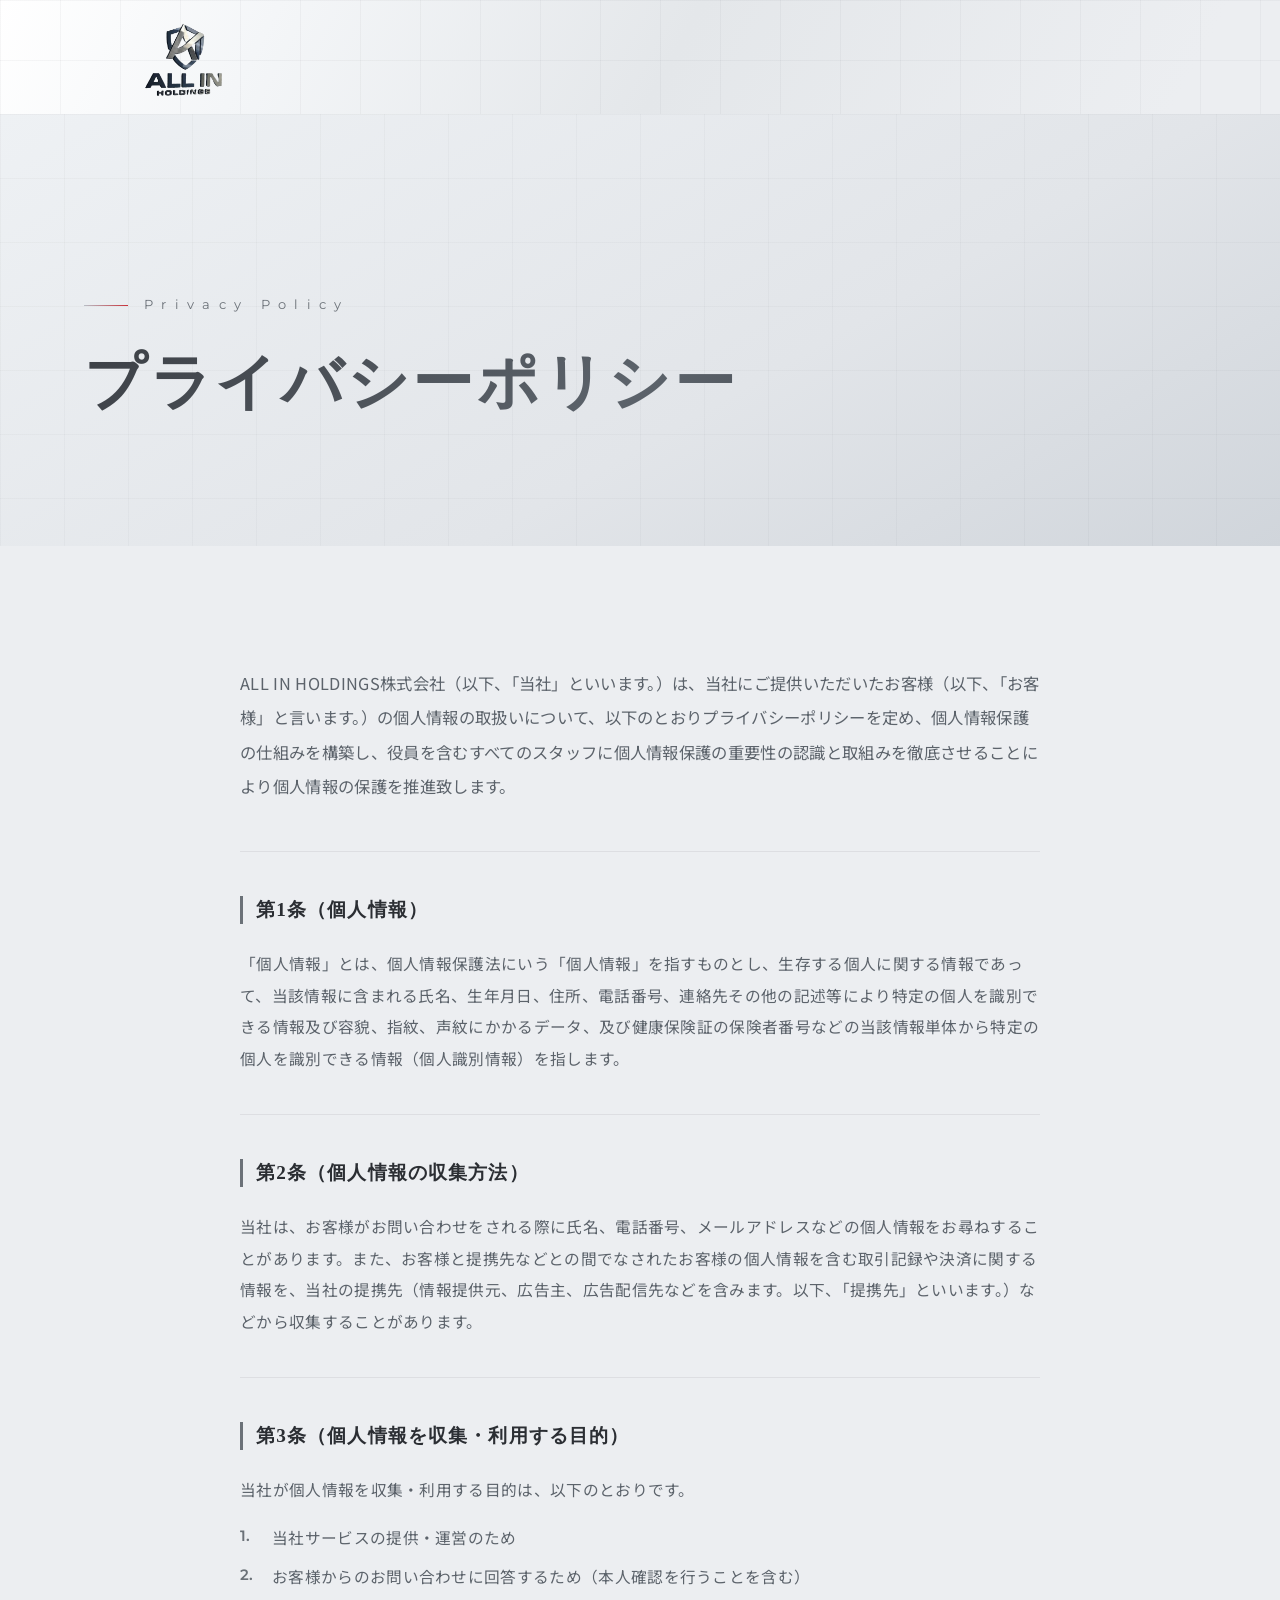
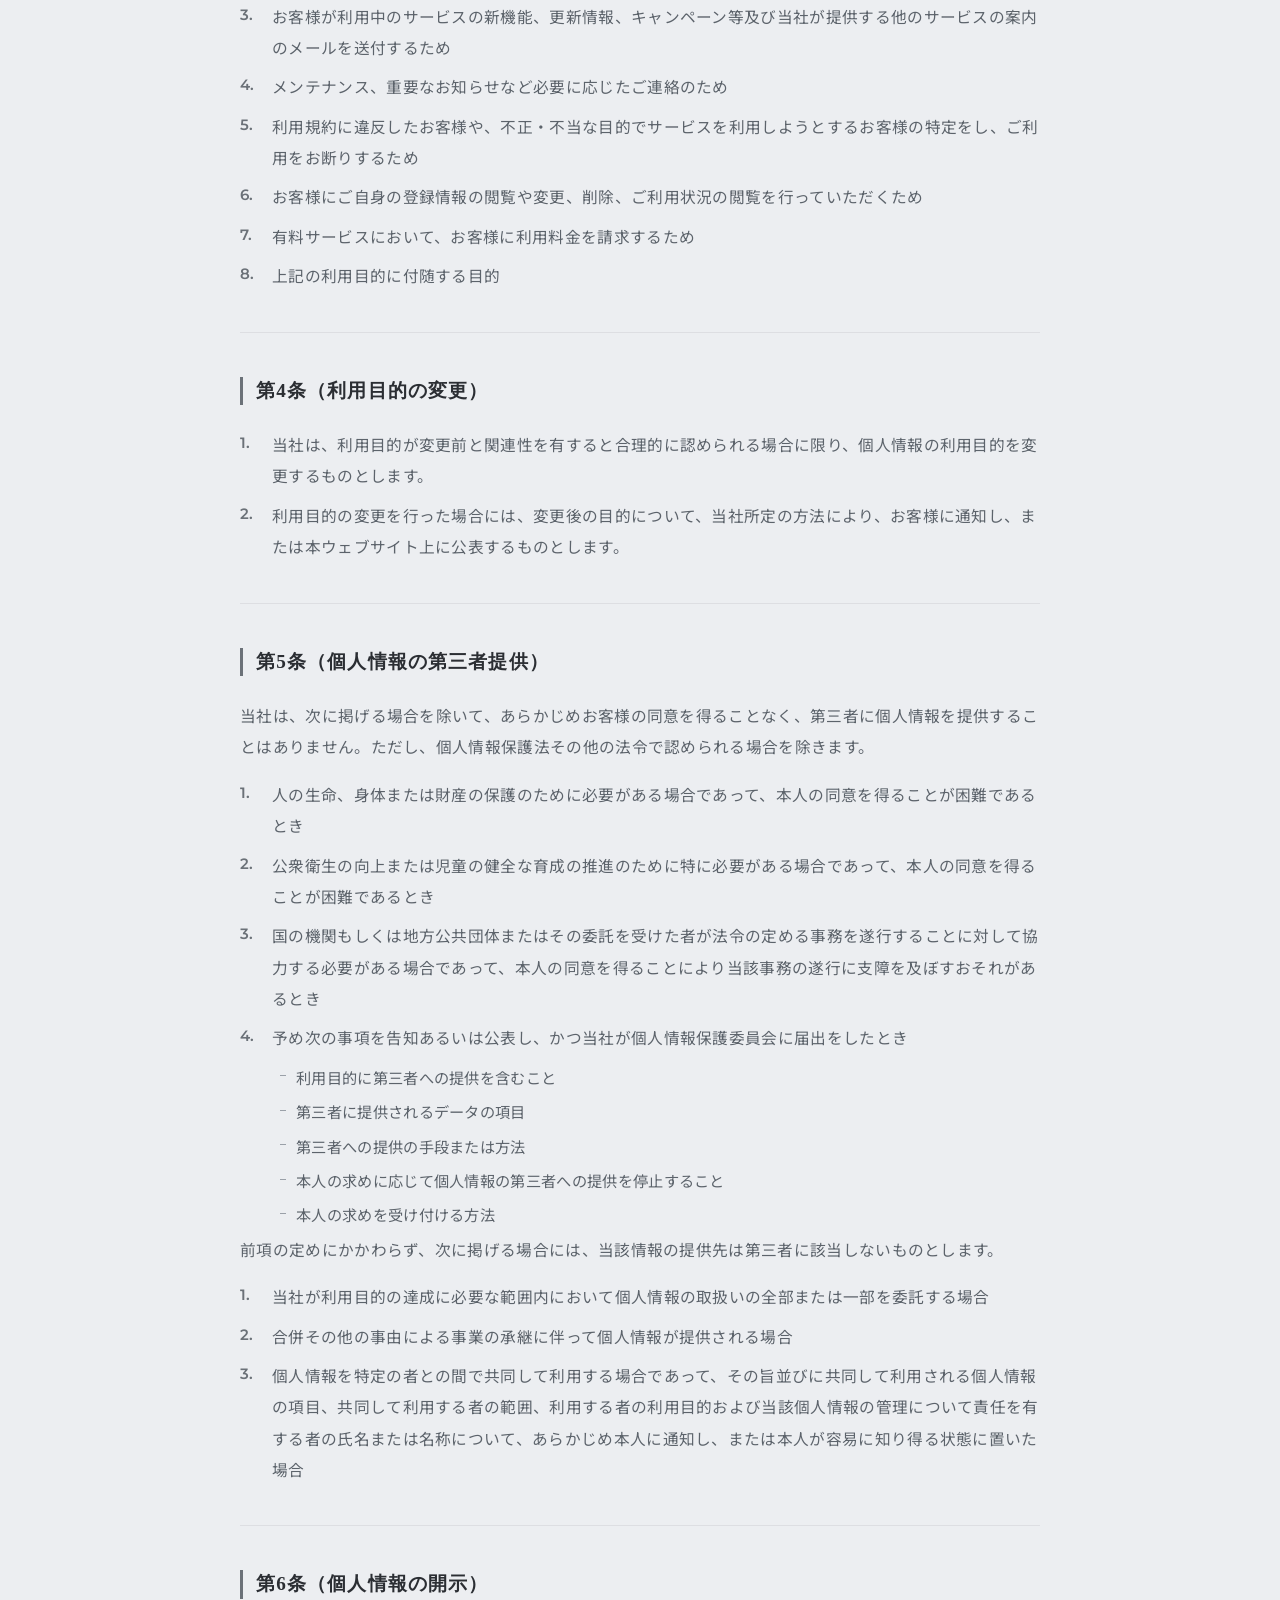
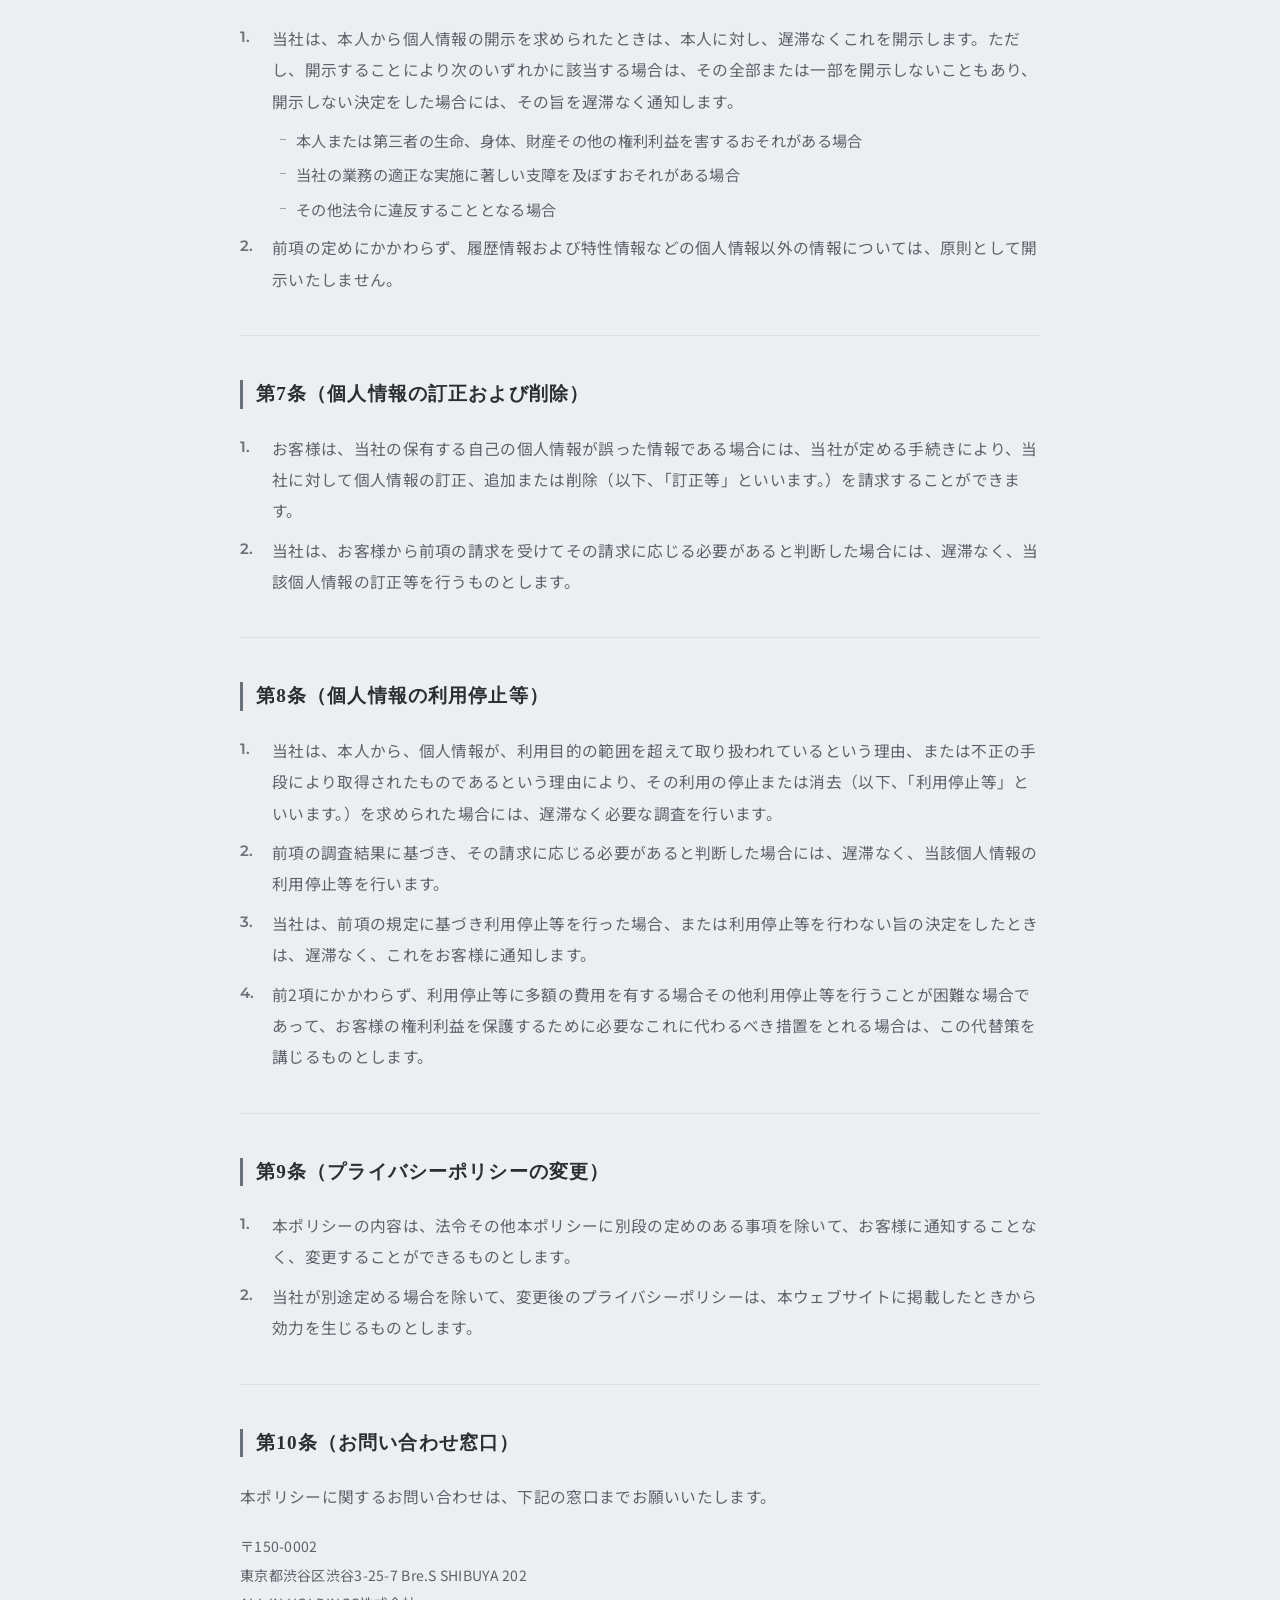
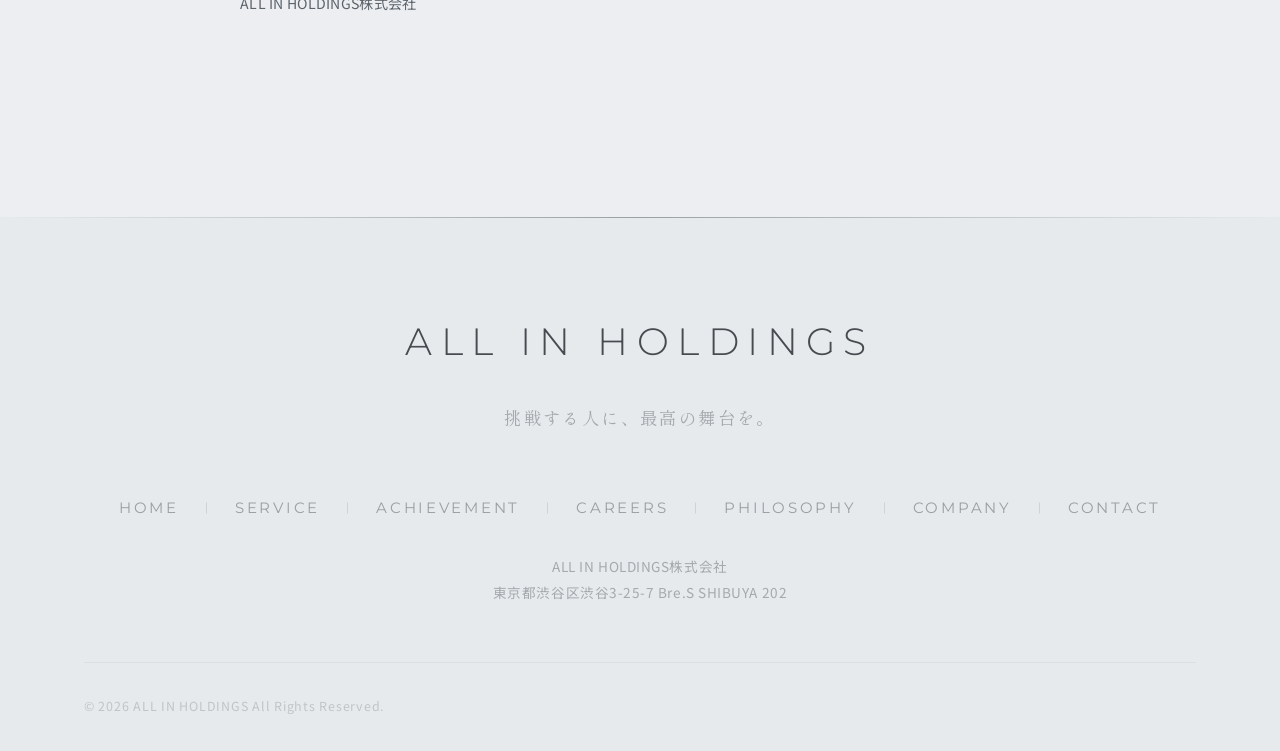
<file: privacy.html>
<!DOCTYPE html>
<html lang="ja">
<head>
  <meta charset="UTF-8" />
  <meta name="viewport" content="width=device-width, initial-scale=1.0" />
  <meta name="format-detection" content="address=no" />
  <meta name="description" content="個人情報の取得、利用目的、第三者提供、安全管理などに関する方針を掲載しています。" />
  <title>プライバシーポリシー | ALL IN HOLDINGS株式会社</title>
  <link rel="canonical" href="https://all-in-holdings.co.jp/privacy" />
  <meta property="og:type" content="website" />
  <meta property="og:site_name" content="ALL IN HOLDINGS株式会社" />
  <meta property="og:title" content="プライバシーポリシー | ALL IN HOLDINGS株式会社" />
  <meta property="og:description" content="個人情報の取得、利用目的、第三者提供、安全管理などに関する方針を掲載しています。" />
  <meta property="og:url" content="https://all-in-holdings.co.jp/privacy" />
  <meta property="og:image" content="https://all-in-holdings.co.jp/og-image.png" />
  <meta property="og:image:width" content="1200" />
  <meta property="og:image:height" content="630" />
  <meta property="og:locale" content="ja_JP" />
  <meta name="twitter:card" content="summary" />
  <link rel="icon" href="logo-transparent-sm.png" type="image/png" />
  <link rel="apple-touch-icon" href="logo-transparent-sm.png" />
  <link rel="manifest" href="manifest.json" />
  <link rel="stylesheet" href="style.css?v=20260618b" />
  <link rel="stylesheet" href="privacy.css?v=20260618b" />
  <link rel="preconnect" href="https://fonts.googleapis.com" />
  <link rel="preconnect" href="https://fonts.gstatic.com" crossorigin />
  <link href="https://fonts.googleapis.com/css2?family=Cormorant+Garamond:ital,wght@0,300;0,400;0,600;1,300;1,400&family=Great+Vibes&family=Montserrat:wght@300;400;600;700&family=Noto+Sans+JP:wght@300;400;500;700;900&family=Shippori+Mincho+B1:wght@500;600;700&family=Yuji+Mai&display=swap" rel="stylesheet" />
</head>
<body>

  <div class="logo-hero" id="logoHero">
    <a href="/">
      <img src="logo-transparent-sm.png" alt="ALL IN HOLDINGS" class="logo-hero__img" />
    </a>
    <button class="header__hamburger logo-hero__hamburger" id="hamburger" aria-label="メニュー">
      <span></span><span></span><span></span>
    </button>
  </div>
  <div class="nav-overlay" id="navOverlay"></div>
  <nav class="header__nav" id="nav">
    <div class="header__nav-top">
      <button class="header__nav-close" id="navClose" aria-label="閉じる">
        <span></span><span></span>
        <small class="header__nav-close-label">CLOSE</small>
      </button>
    </div>
    <ul class="header__nav-list">
      <li><a href="/">HOME</a></li>
      <li><a href="/#service">SERVICE</a></li>
      <li><a href="achievement">ACHIEVEMENT</a></li>
      <li><a href="recruit">CAREERS</a></li>
      <li><a href="philosophy">PHILOSOPHY</a></li>
      <li><a href="company">COMPANY</a></li>    </ul>
    <a href="/#contact" class="btn btn--metallic header__nav-btn">CONTACT</a>
  </nav>

  <!-- ===== PRIVACY HERO ===== -->
  <section class="pp-hero">
    <div class="pp-hero__bg">
      <div class="pp-hero__bg-grid"></div>
    </div>
    <div class="pp-hero__inner">
      <p class="pp-hero__label js-fadein"><span class="pp-hero__label-bar"></span>Privacy Policy</p>
      <h1 class="pp-hero__title js-fadein">プライバシーポリシー</h1>
    </div>
  </section>

  <!-- ===== PRIVACY POLICY BODY ===== -->
  <section class="section section--white" id="privacy">
    <div class="container">
      <div class="pp-body js-fadein">

        <p class="pp-body__intro">
          ALL IN HOLDINGS株式会社（以下、「当社」といいます。）は、当社にご提供いただいたお客様（以下、「お客様」と言います。）の個人情報の取扱いについて、以下のとおりプライバシーポリシーを定め、個人情報保護の仕組みを構築し、役員を含むすべてのスタッフに個人情報保護の重要性の認識と取組みを徹底させることにより個人情報の保護を推進致します。
        </p>

        <!-- 第1条 -->
        <div class="pp-article">
          <h2 class="pp-article__title">第1条（個人情報）</h2>
          <p class="pp-article__text">
            「個人情報」とは、個人情報保護法にいう「個人情報」を指すものとし、生存する個人に関する情報であって、当該情報に含まれる氏名、生年月日、住所、電話番号、連絡先その他の記述等により特定の個人を識別できる情報及び容貌、指紋、声紋にかかるデータ、及び健康保険証の保険者番号などの当該情報単体から特定の個人を識別できる情報（個人識別情報）を指します。
          </p>
        </div>

        <!-- 第2条 -->
        <div class="pp-article">
          <h2 class="pp-article__title">第2条（個人情報の収集方法）</h2>
          <p class="pp-article__text">
            当社は、お客様がお問い合わせをされる際に氏名、電話番号、メールアドレスなどの個人情報をお尋ねすることがあります。また、お客様と提携先などとの間でなされたお客様の個人情報を含む取引記録や決済に関する情報を、当社の提携先（情報提供元、広告主、広告配信先などを含みます。以下、「提携先」といいます。）などから収集することがあります。
          </p>
        </div>

        <!-- 第3条 -->
        <div class="pp-article">
          <h2 class="pp-article__title">第3条（個人情報を収集・利用する目的）</h2>
          <p class="pp-article__text">当社が個人情報を収集・利用する目的は、以下のとおりです。</p>
          <ol class="pp-article__list">
            <li>当社サービスの提供・運営のため</li>
            <li>お客様からのお問い合わせに回答するため（本人確認を行うことを含む）</li>
            <li>お客様が利用中のサービスの新機能、更新情報、キャンペーン等及び当社が提供する他のサービスの案内のメールを送付するため</li>
            <li>メンテナンス、重要なお知らせなど必要に応じたご連絡のため</li>
            <li>利用規約に違反したお客様や、不正・不当な目的でサービスを利用しようとするお客様の特定をし、ご利用をお断りするため</li>
            <li>お客様にご自身の登録情報の閲覧や変更、削除、ご利用状況の閲覧を行っていただくため</li>
            <li>有料サービスにおいて、お客様に利用料金を請求するため</li>
            <li>上記の利用目的に付随する目的</li>
          </ol>
        </div>

        <!-- 第4条 -->
        <div class="pp-article">
          <h2 class="pp-article__title">第4条（利用目的の変更）</h2>
          <ol class="pp-article__list">
            <li>当社は、利用目的が変更前と関連性を有すると合理的に認められる場合に限り、個人情報の利用目的を変更するものとします。</li>
            <li>利用目的の変更を行った場合には、変更後の目的について、当社所定の方法により、お客様に通知し、または本ウェブサイト上に公表するものとします。</li>
          </ol>
        </div>

        <!-- 第5条 -->
        <div class="pp-article">
          <h2 class="pp-article__title">第5条（個人情報の第三者提供）</h2>
          <p class="pp-article__text">当社は、次に掲げる場合を除いて、あらかじめお客様の同意を得ることなく、第三者に個人情報を提供することはありません。ただし、個人情報保護法その他の法令で認められる場合を除きます。</p>
          <ol class="pp-article__list">
            <li>人の生命、身体または財産の保護のために必要がある場合であって、本人の同意を得ることが困難であるとき</li>
            <li>公衆衛生の向上または児童の健全な育成の推進のために特に必要がある場合であって、本人の同意を得ることが困難であるとき</li>
            <li>国の機関もしくは地方公共団体またはその委託を受けた者が法令の定める事務を遂行することに対して協力する必要がある場合であって、本人の同意を得ることにより当該事務の遂行に支障を及ぼすおそれがあるとき</li>
            <li>予め次の事項を告知あるいは公表し、かつ当社が個人情報保護委員会に届出をしたとき
              <ul class="pp-article__sublist">
                <li>利用目的に第三者への提供を含むこと</li>
                <li>第三者に提供されるデータの項目</li>
                <li>第三者への提供の手段または方法</li>
                <li>本人の求めに応じて個人情報の第三者への提供を停止すること</li>
                <li>本人の求めを受け付ける方法</li>
              </ul>
            </li>
          </ol>
          <p class="pp-article__text">前項の定めにかかわらず、次に掲げる場合には、当該情報の提供先は第三者に該当しないものとします。</p>
          <ol class="pp-article__list">
            <li>当社が利用目的の達成に必要な範囲内において個人情報の取扱いの全部または一部を委託する場合</li>
            <li>合併その他の事由による事業の承継に伴って個人情報が提供される場合</li>
            <li>個人情報を特定の者との間で共同して利用する場合であって、その旨並びに共同して利用される個人情報の項目、共同して利用する者の範囲、利用する者の利用目的および当該個人情報の管理について責任を有する者の氏名または名称について、あらかじめ本人に通知し、または本人が容易に知り得る状態に置いた場合</li>
          </ol>
        </div>

        <!-- 第6条 -->
        <div class="pp-article">
          <h2 class="pp-article__title">第6条（個人情報の開示）</h2>
          <ol class="pp-article__list">
            <li>当社は、本人から個人情報の開示を求められたときは、本人に対し、遅滞なくこれを開示します。ただし、開示することにより次のいずれかに該当する場合は、その全部または一部を開示しないこともあり、開示しない決定をした場合には、その旨を遅滞なく通知します。
              <ul class="pp-article__sublist">
                <li>本人または第三者の生命、身体、財産その他の権利利益を害するおそれがある場合</li>
                <li>当社の業務の適正な実施に著しい支障を及ぼすおそれがある場合</li>
                <li>その他法令に違反することとなる場合</li>
              </ul>
            </li>
            <li>前項の定めにかかわらず、履歴情報および特性情報などの個人情報以外の情報については、原則として開示いたしません。</li>
          </ol>
        </div>

        <!-- 第7条 -->
        <div class="pp-article">
          <h2 class="pp-article__title">第7条（個人情報の訂正および削除）</h2>
          <ol class="pp-article__list">
            <li>お客様は、当社の保有する自己の個人情報が誤った情報である場合には、当社が定める手続きにより、当社に対して個人情報の訂正、追加または削除（以下、「訂正等」といいます。）を請求することができます。</li>
            <li>当社は、お客様から前項の請求を受けてその請求に応じる必要があると判断した場合には、遅滞なく、当該個人情報の訂正等を行うものとします。</li>
          </ol>
        </div>

        <!-- 第8条 -->
        <div class="pp-article">
          <h2 class="pp-article__title">第8条（個人情報の利用停止等）</h2>
          <ol class="pp-article__list">
            <li>当社は、本人から、個人情報が、利用目的の範囲を超えて取り扱われているという理由、または不正の手段により取得されたものであるという理由により、その利用の停止または消去（以下、「利用停止等」といいます。）を求められた場合には、遅滞なく必要な調査を行います。</li>
            <li>前項の調査結果に基づき、その請求に応じる必要があると判断した場合には、遅滞なく、当該個人情報の利用停止等を行います。</li>
            <li>当社は、前項の規定に基づき利用停止等を行った場合、または利用停止等を行わない旨の決定をしたときは、遅滞なく、これをお客様に通知します。</li>
            <li>前2項にかかわらず、利用停止等に多額の費用を有する場合その他利用停止等を行うことが困難な場合であって、お客様の権利利益を保護するために必要なこれに代わるべき措置をとれる場合は、この代替策を講じるものとします。</li>
          </ol>
        </div>

        <!-- 第9条 -->
        <div class="pp-article">
          <h2 class="pp-article__title">第9条（プライバシーポリシーの変更）</h2>
          <ol class="pp-article__list">
            <li>本ポリシーの内容は、法令その他本ポリシーに別段の定めのある事項を除いて、お客様に通知することなく、変更することができるものとします。</li>
            <li>当社が別途定める場合を除いて、変更後のプライバシーポリシーは、本ウェブサイトに掲載したときから効力を生じるものとします。</li>
          </ol>
        </div>

        <!-- 第10条 -->
        <div class="pp-article">
          <h2 class="pp-article__title">第10条（お問い合わせ窓口）</h2>
          <p class="pp-article__text">本ポリシーに関するお問い合わせは、下記の窓口までお願いいたします。</p>
          <div class="pp-article__contact">
            <p>〒150-0002<br />東京都渋谷区渋谷3-25-7 Bre.S SHIBUYA 202</p>
            <p>ALL IN HOLDINGS株式会社</p>
          </div>
        </div>

      </div>
    </div>
  </section>

  <!-- ===== FOOTER ===== -->
  <footer class="footer">
    <div class="footer__accent-line"></div>
    <div class="footer__inner">
      <div class="footer__top">
        <div class="footer__brand">
          <p class="footer__logo"><span class="footer__logo-allin">ALL IN</span> <span class="footer__logo-holdings">HOLDINGS</span></p>
          <p class="footer__tagline">挑戦する人に、最高の舞台を。</p>
        </div>
        <nav class="footer__nav">
          <ul class="footer__nav-list">
            <li><a href="/">HOME</a></li>
            <li><a href="/#service">SERVICE</a></li>
            <li><a href="achievement">ACHIEVEMENT</a></li>
            <li><a href="recruit">CAREERS</a></li>
            <li><a href="philosophy">PHILOSOPHY</a></li>
            <li><a href="company">COMPANY</a></li>            <li><a href="/#contact">CONTACT</a></li>
          </ul>
        </nav>
        <p class="footer__info"><span class="footer__info-name">ALL IN HOLDINGS株式会社</span><br /><span class="footer__info-addr">東京都渋谷区渋谷3-25-7 Bre.S SHIBUYA 202</span></p>
      </div>
      <div class="footer__bottom">
        <p class="footer__copy">&copy; 2026 ALL IN HOLDINGS All Rights Reserved.</p>
      </div>
    </div>
  </footer>

  <script src="script.js?v=20260307d"></script>
</body>
</html>
</file>
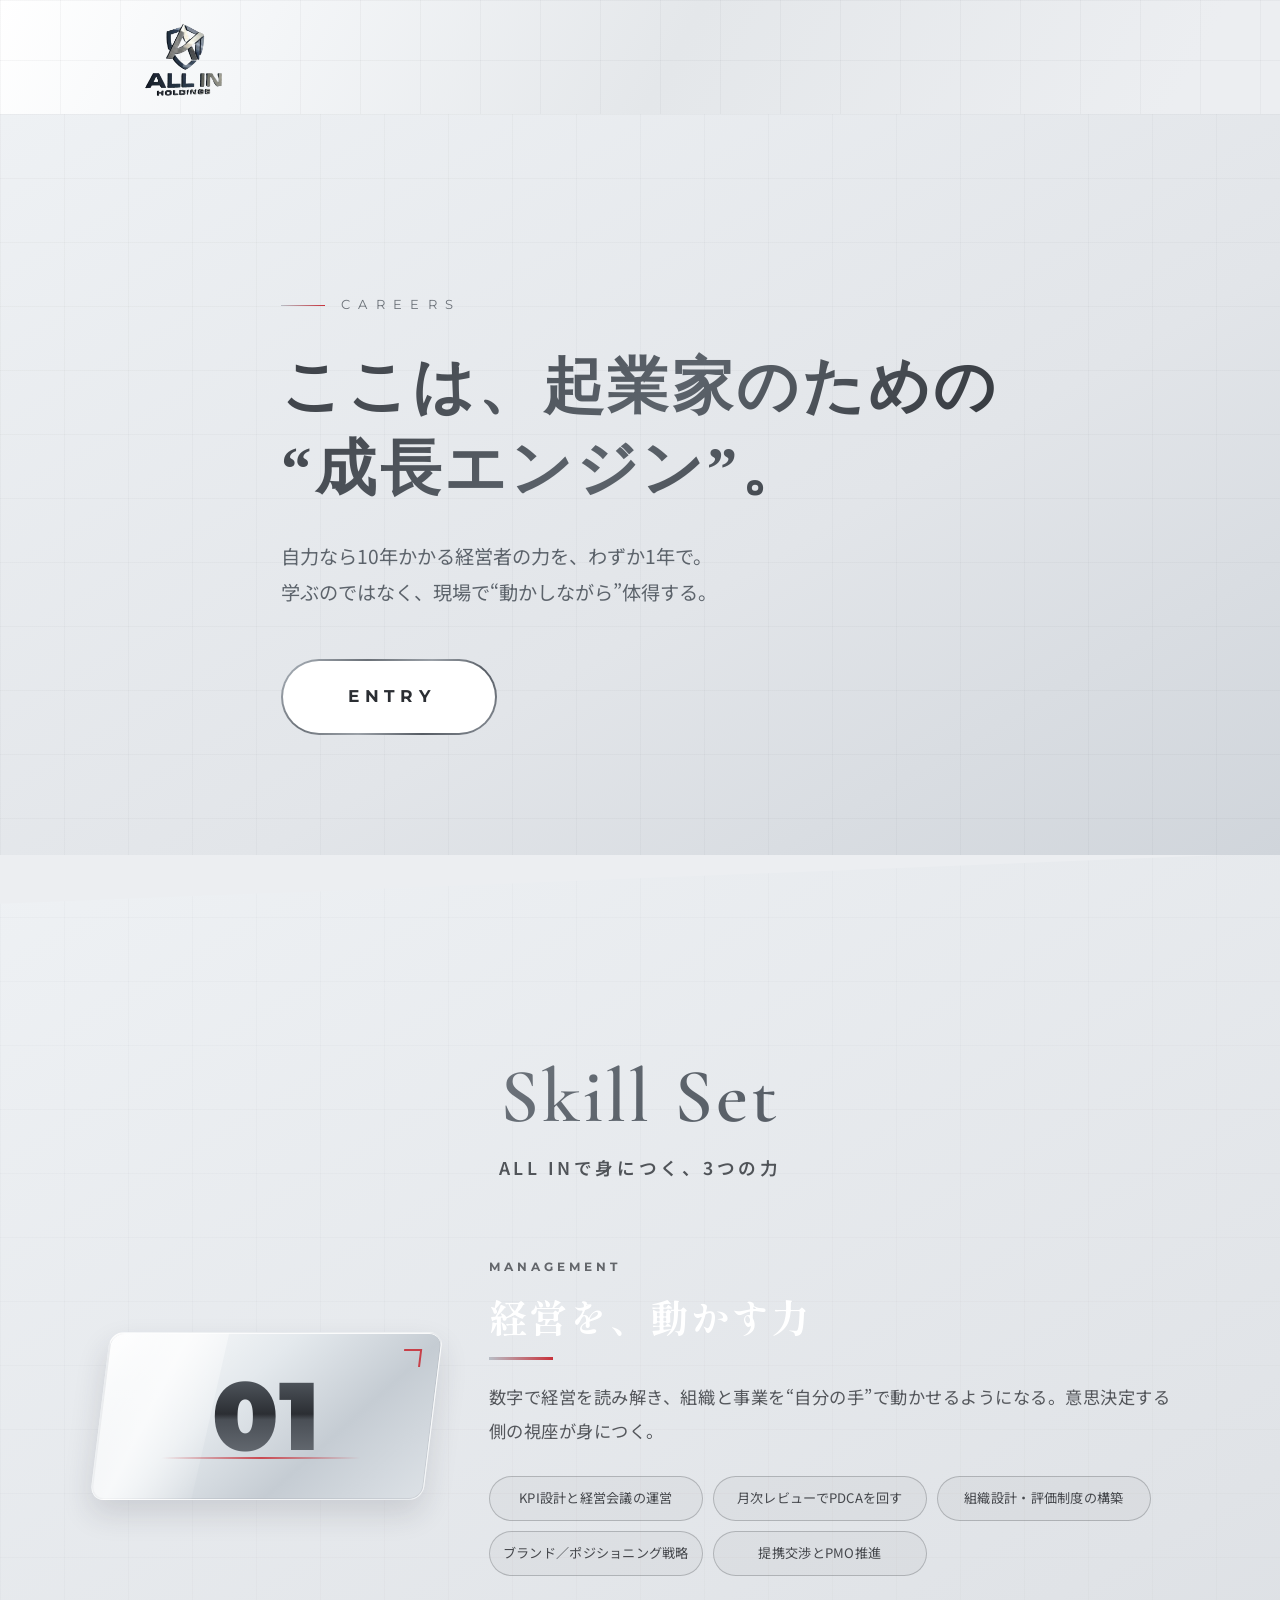
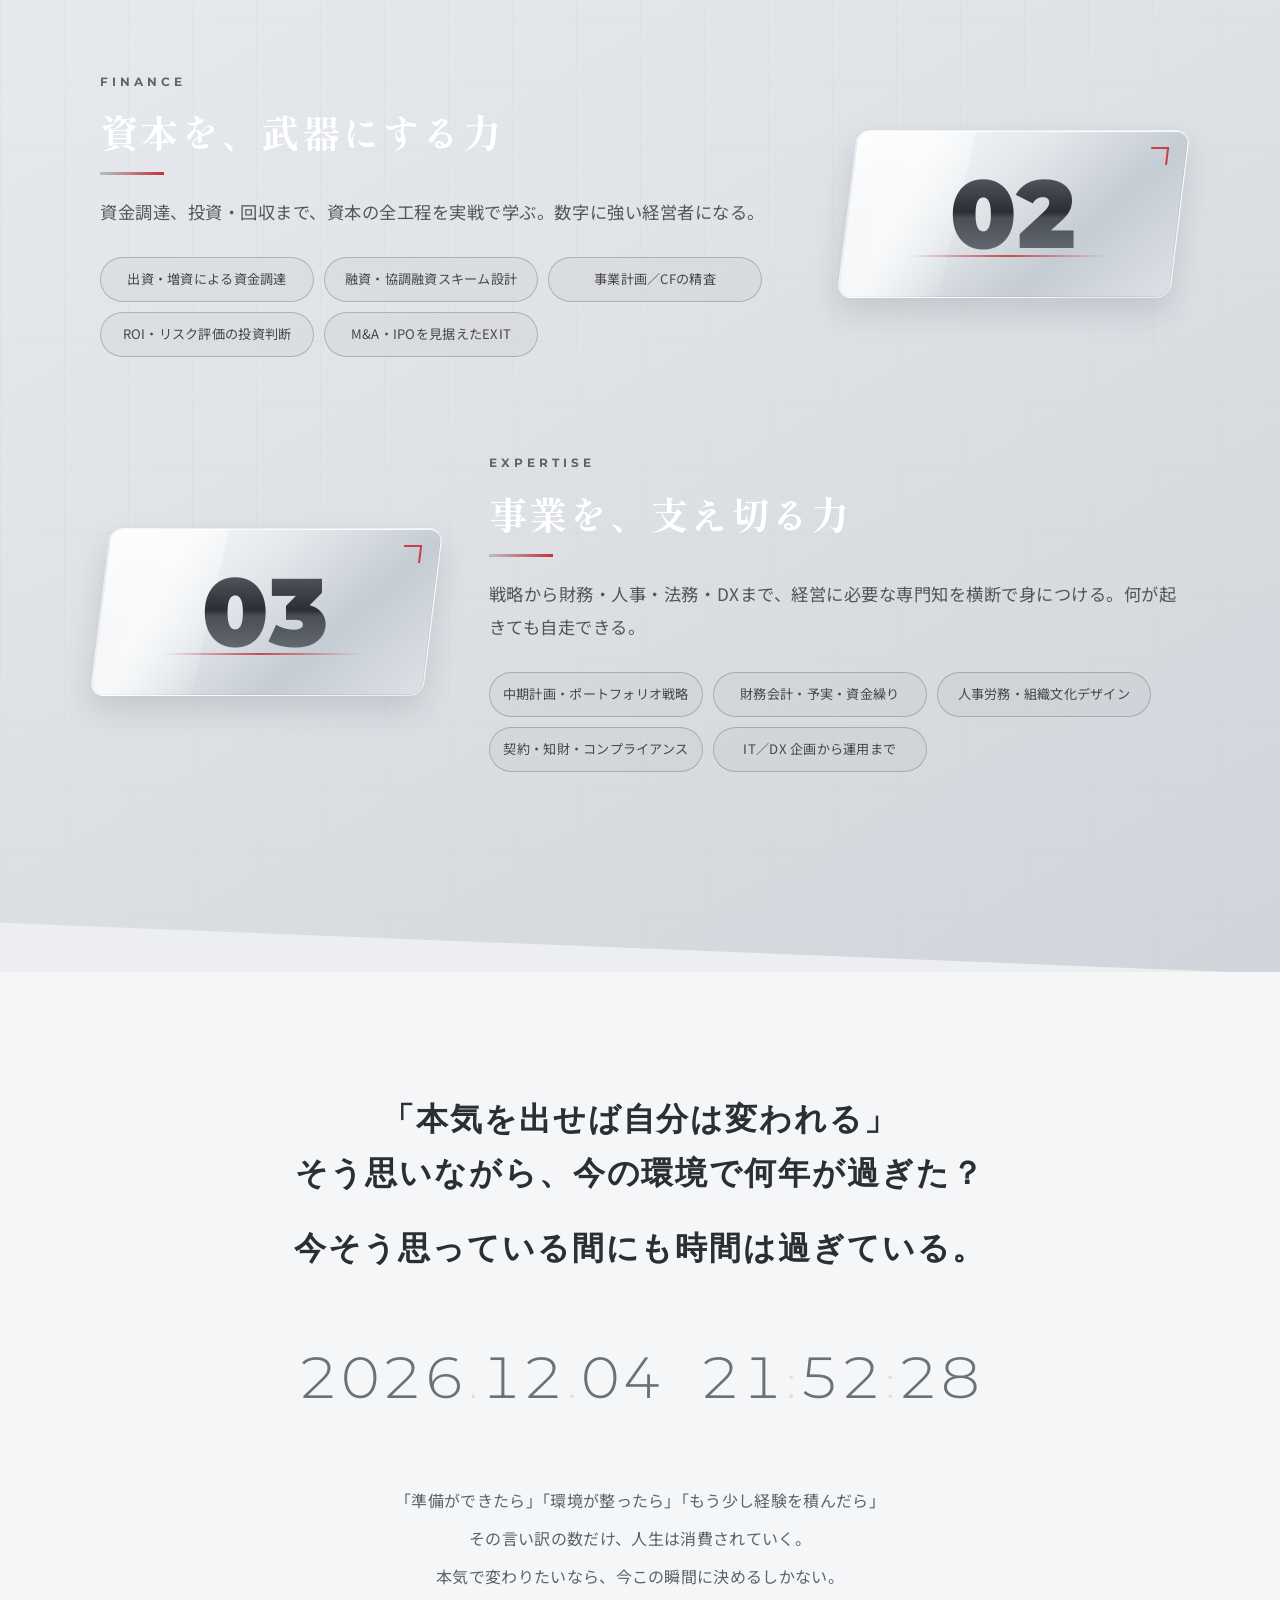
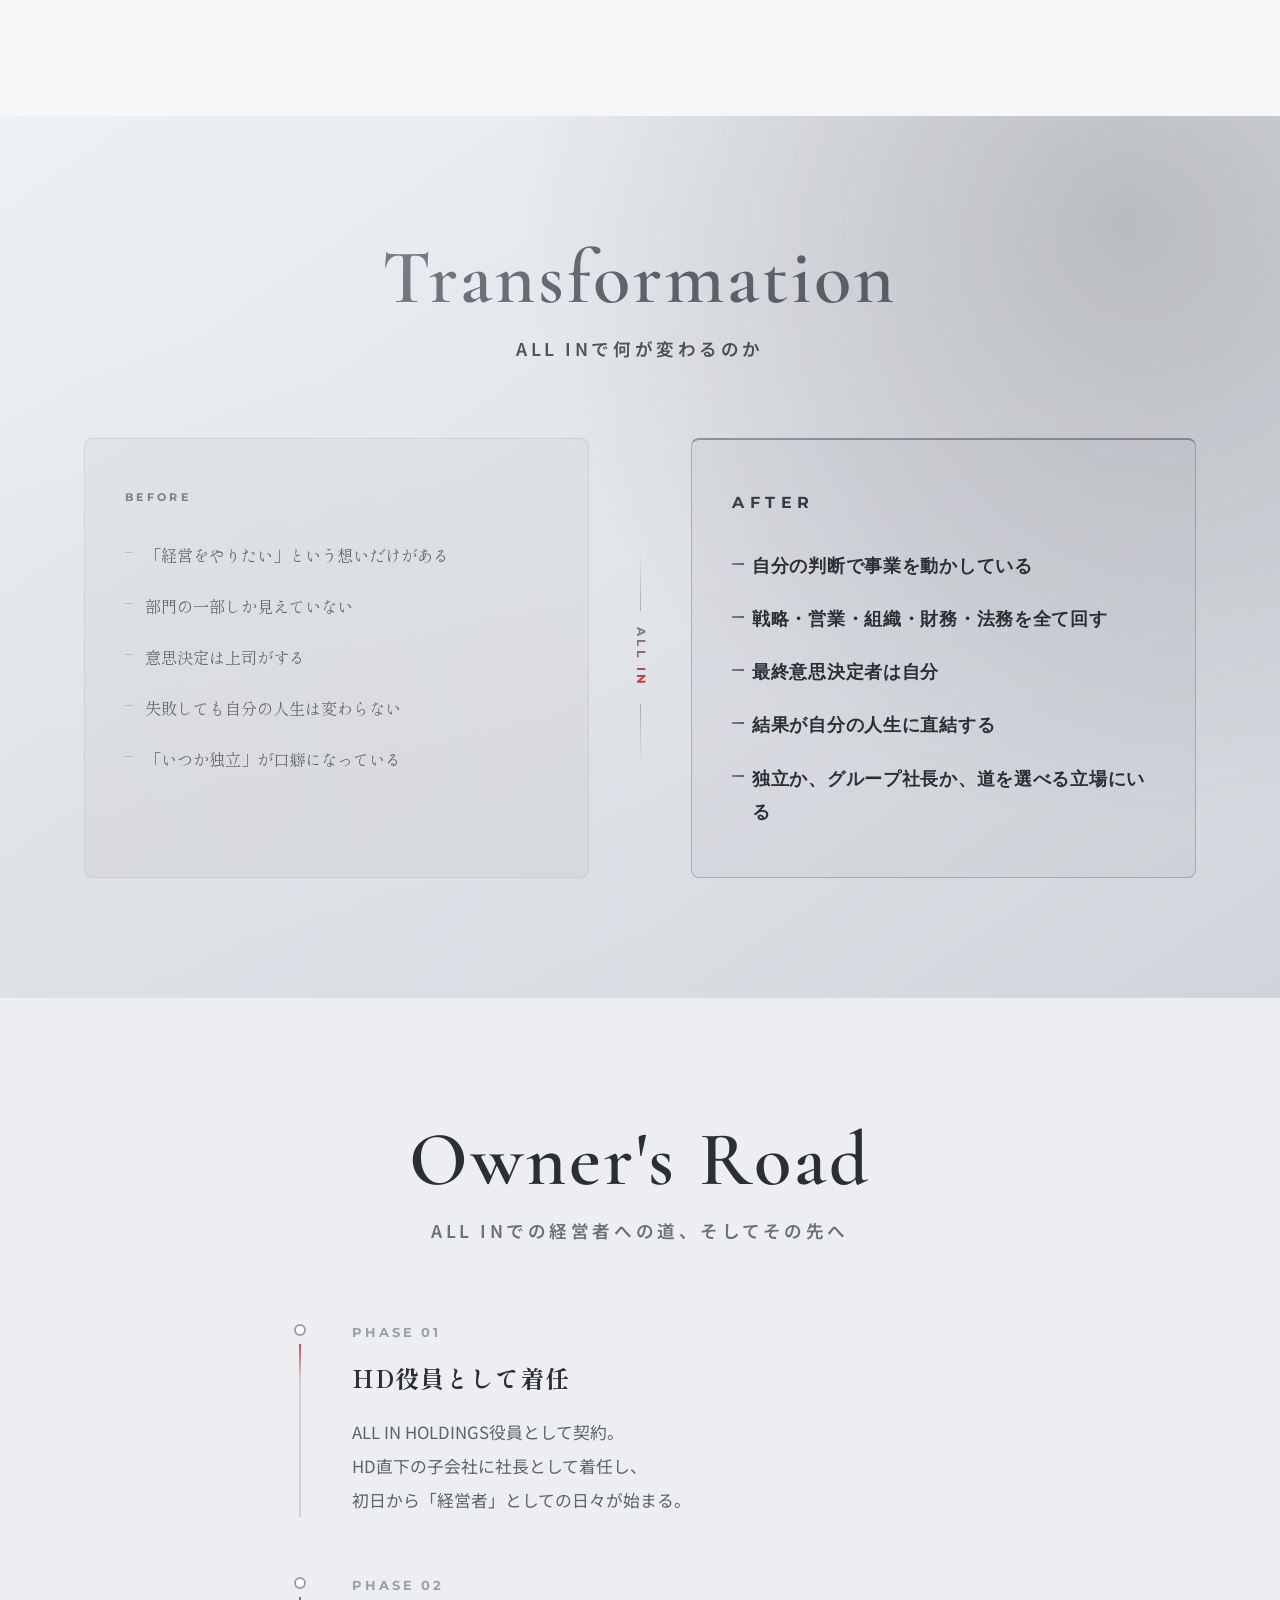
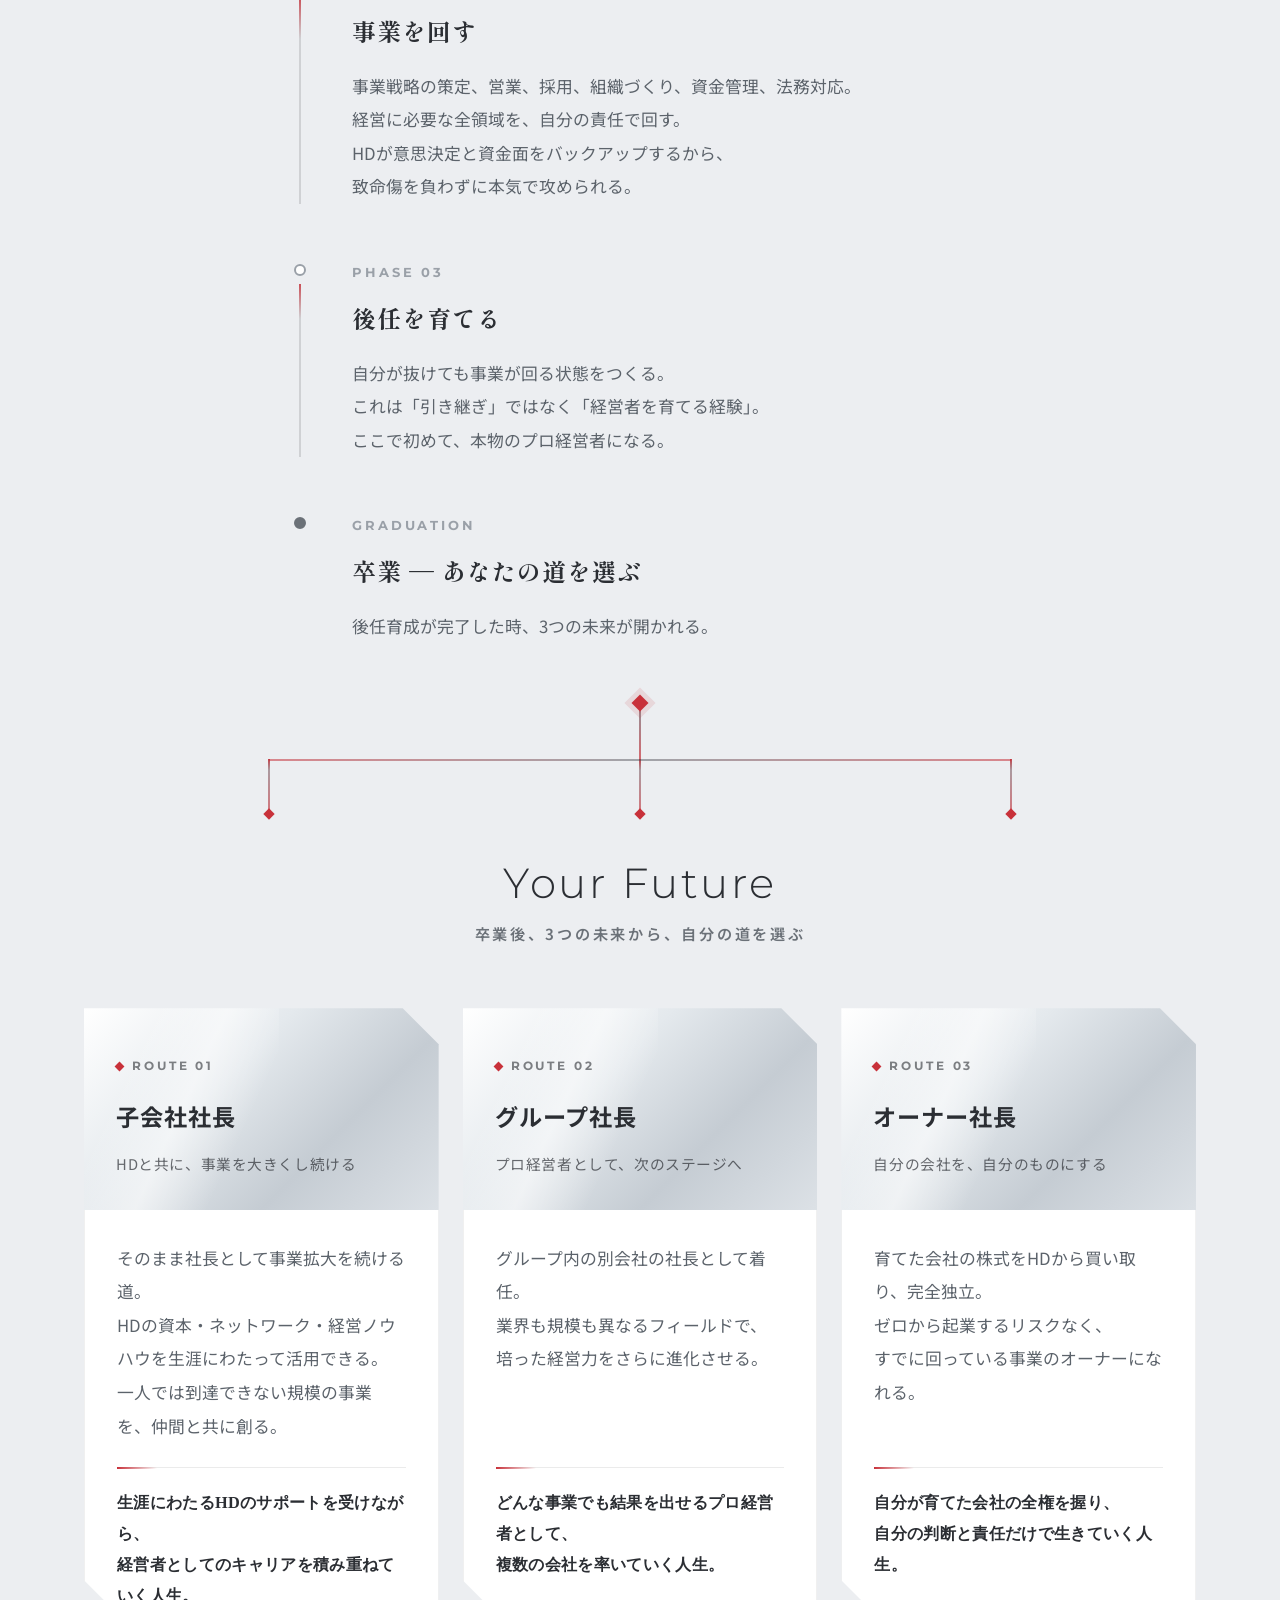
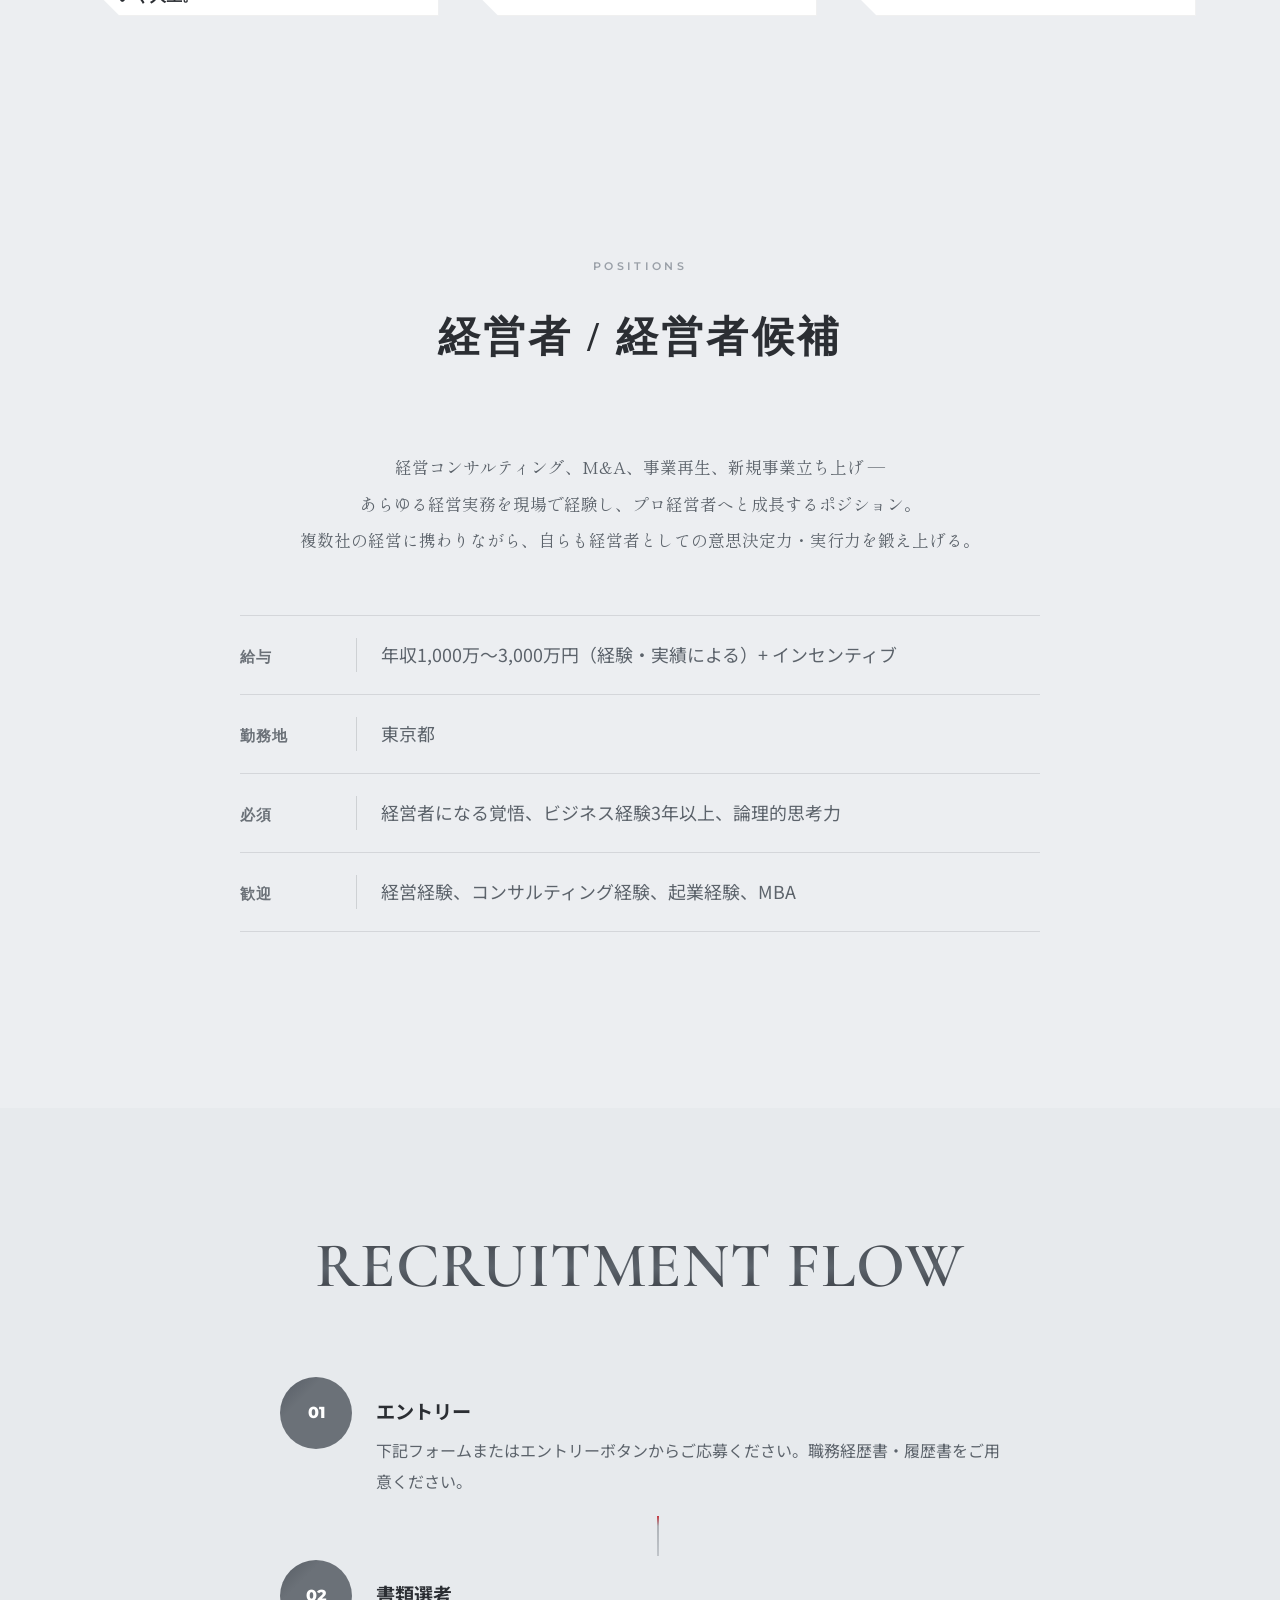
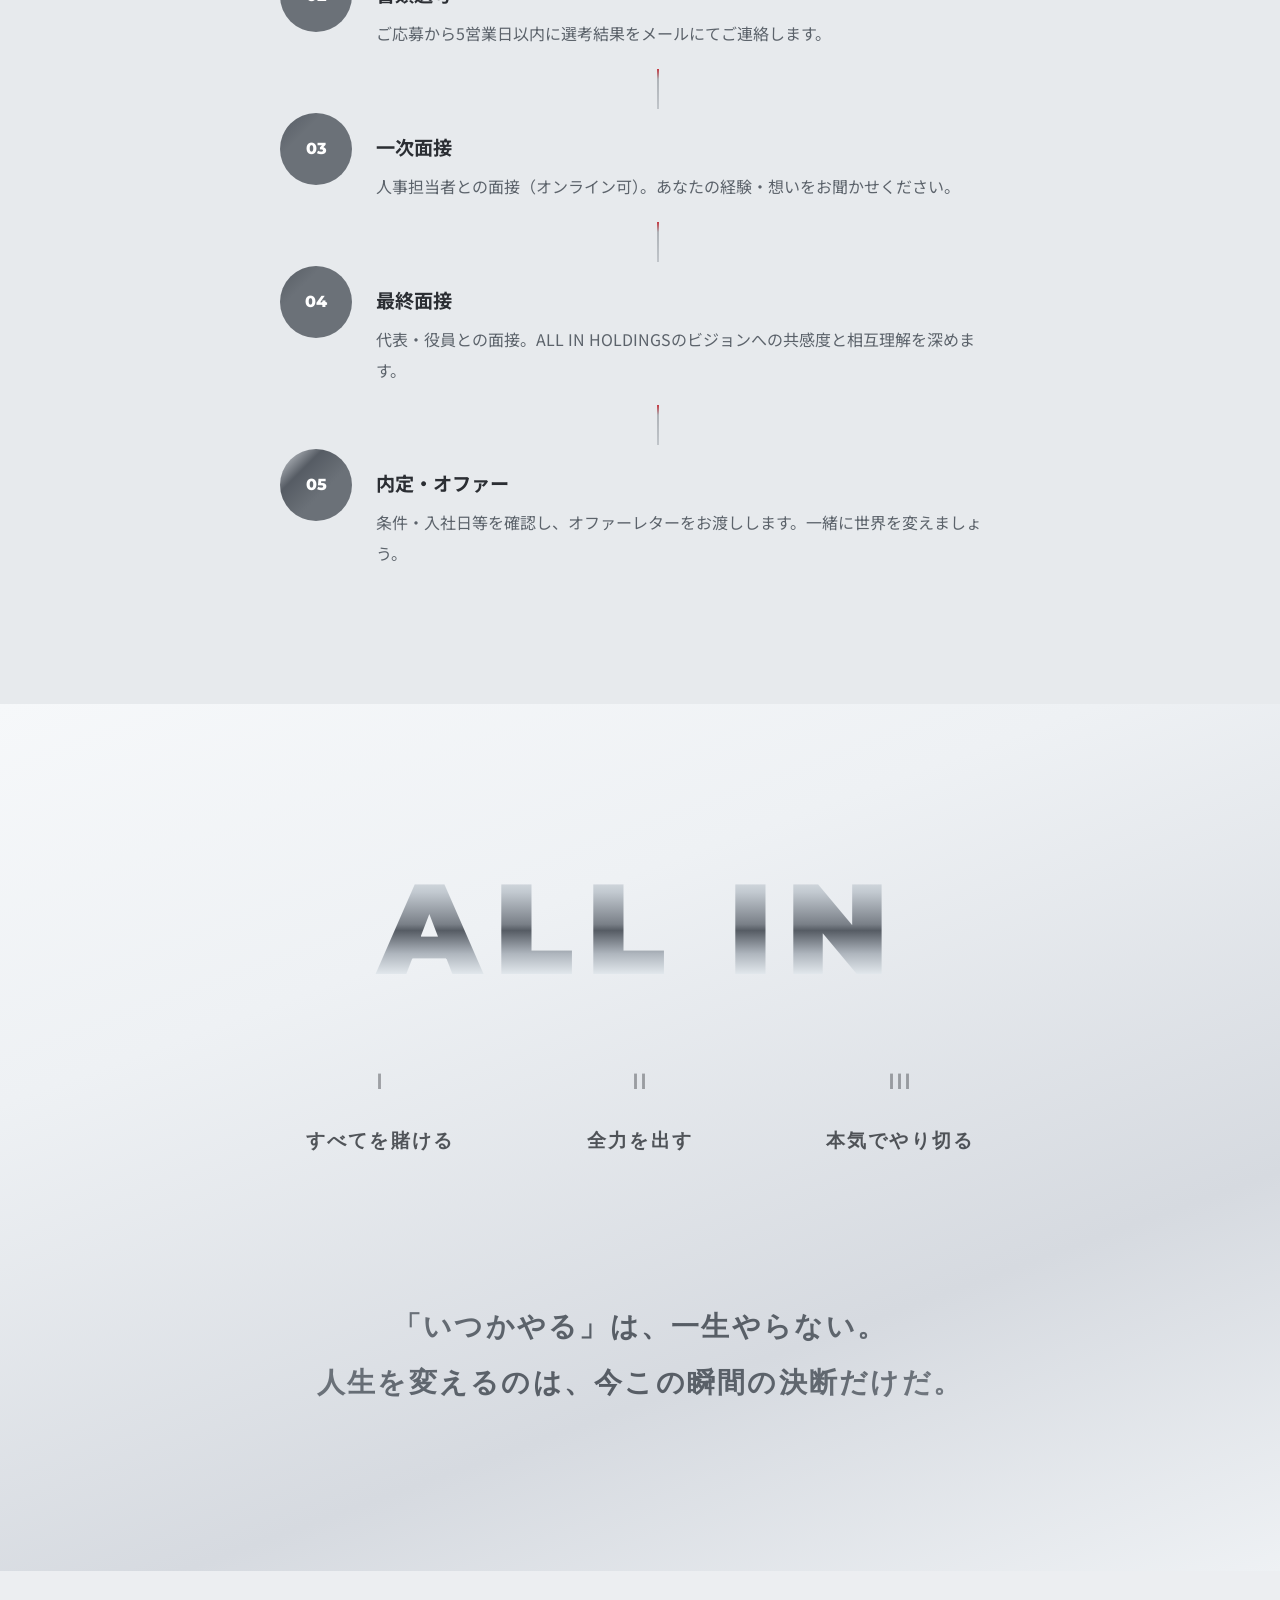
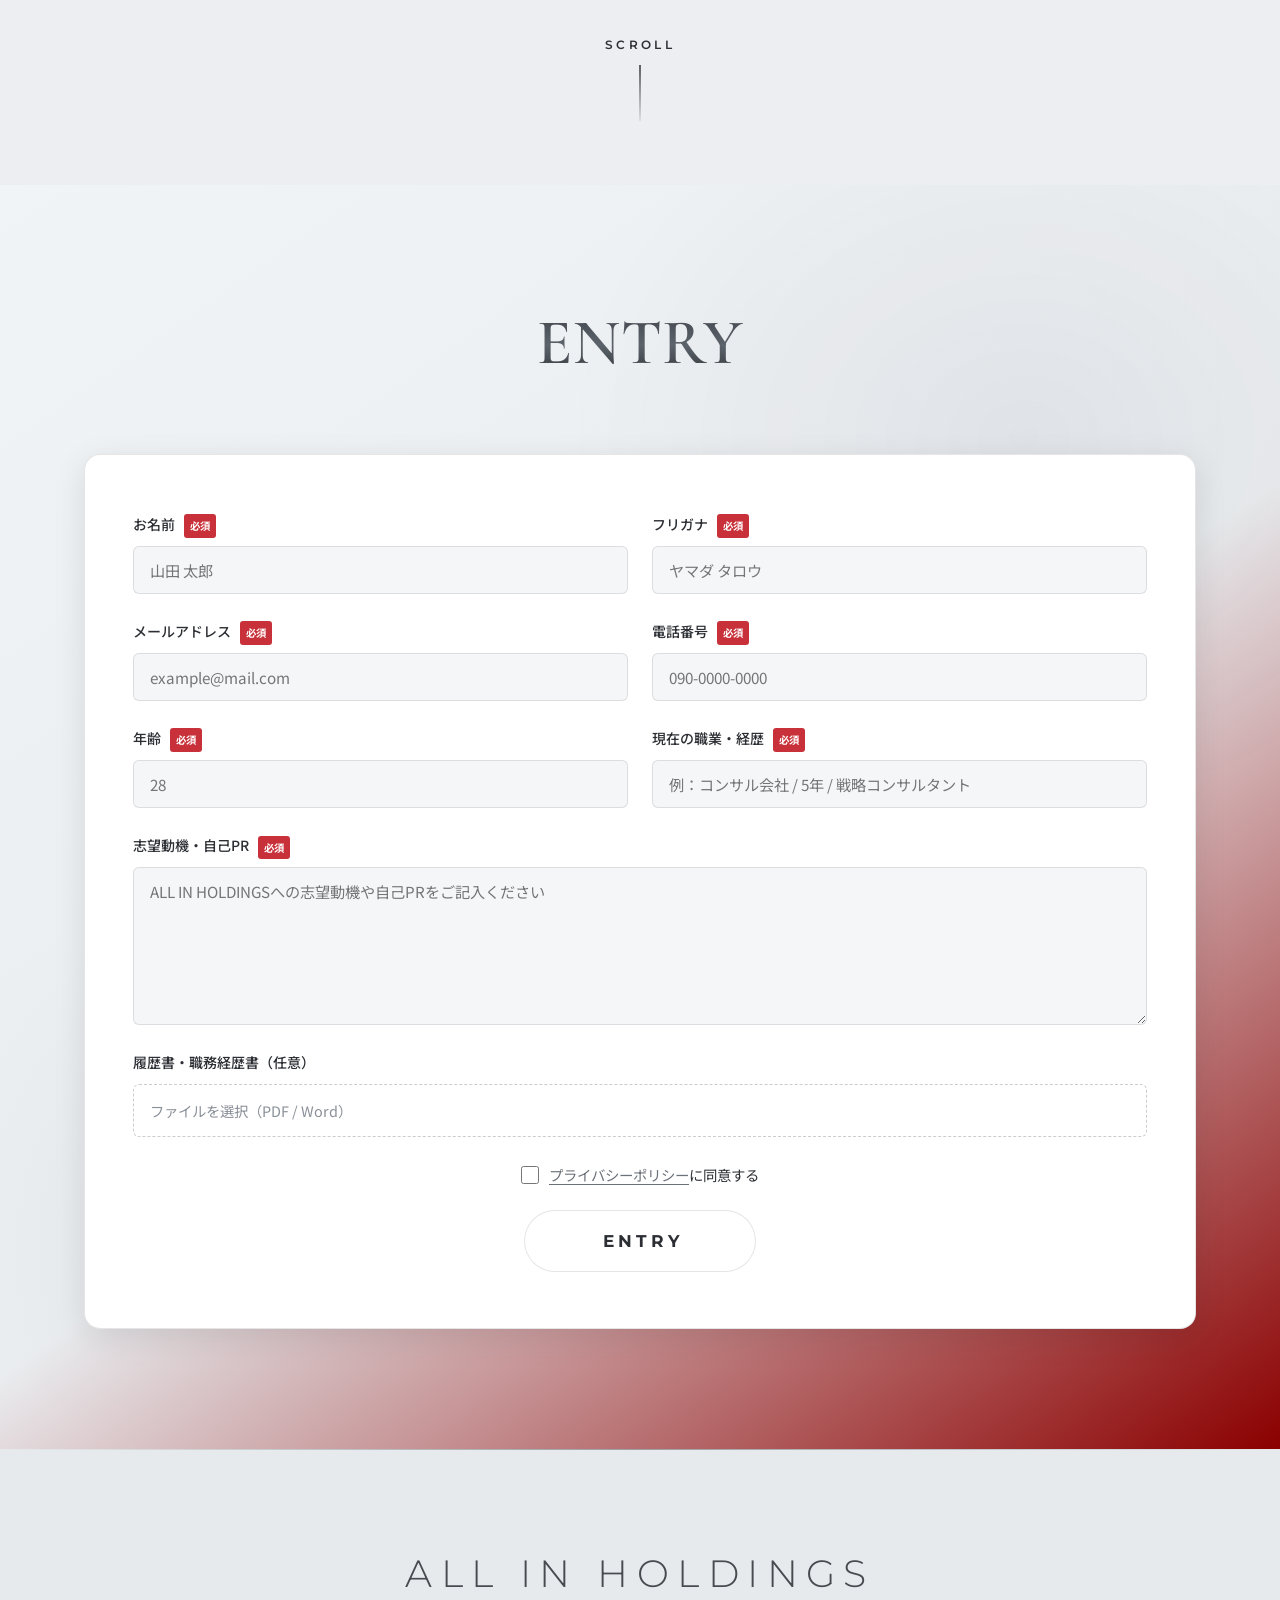
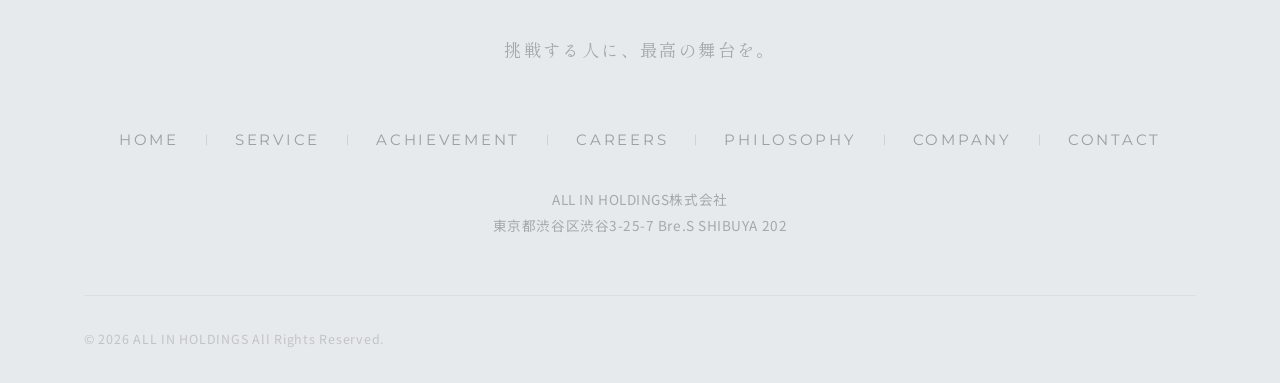
<file: recruit.html>
<!DOCTYPE html>
<html lang="ja">
<head>
  <meta charset="UTF-8" />
  <meta name="viewport" content="width=device-width, initial-scale=1.0" />
  <meta name="format-detection" content="address=no" />
  <meta name="description" content="経営者候補を募集。実際の経営現場で意思決定や事業運営を経験し、プロ経営者を目指せるCAREERS情報を掲載しています。" />
  <title>CAREERS | ALL IN HOLDINGS株式会社</title>
  <link rel="canonical" href="https://all-in-holdings.co.jp/recruit" />
  <meta property="og:type" content="website" />
  <meta property="og:site_name" content="ALL IN HOLDINGS株式会社" />
  <meta property="og:title" content="CAREERS | ALL IN HOLDINGS株式会社" />
  <meta property="og:description" content="経営者候補を募集。実際の経営現場で意思決定や事業運営を経験し、プロ経営者を目指せるCAREERS情報を掲載しています。" />
  <meta property="og:url" content="https://all-in-holdings.co.jp/recruit" />
  <meta property="og:image" content="https://all-in-holdings.co.jp/og-image.png" />
  <meta property="og:image:width" content="1200" />
  <meta property="og:image:height" content="630" />
  <meta property="og:locale" content="ja_JP" />
  <meta name="twitter:card" content="summary" />
  <link rel="icon" href="logo-transparent-sm.png" type="image/png" />
  <link rel="apple-touch-icon" href="logo-transparent-sm.png" />
  <link rel="manifest" href="manifest.json" />
  <link rel="stylesheet" href="style.css?v=20260618b" />
  <link rel="stylesheet" href="recruit.css?v=20260618b" />
  <link rel="stylesheet" href="value.css?v=20260618b" />
  <link rel="preconnect" href="https://fonts.googleapis.com" />
  <link rel="preconnect" href="https://fonts.gstatic.com" crossorigin />
  <link href="https://fonts.googleapis.com/css2?family=Cormorant+Garamond:ital,wght@0,300;0,400;0,600;1,300;1,400&family=DM+Serif+Display:ital@0;1&family=Montserrat:wght@300;400;600;700&family=Noto+Sans+JP:wght@300;400;500;700;900&family=Shippori+Mincho+B1:wght@500;600;700&display=swap" rel="stylesheet" />
</head>
<body>

  <div class="logo-hero" id="logoHero">
    <a href="/">
      <img src="logo-transparent-sm.png" alt="ALL IN HOLDINGS" class="logo-hero__img" />
    </a>
    <button class="header__hamburger logo-hero__hamburger" id="hamburger" aria-label="メニュー">
      <span></span><span></span><span></span>
    </button>
  </div>
  <div class="nav-overlay" id="navOverlay"></div>
  <nav class="header__nav" id="nav">
    <div class="header__nav-top">
      <button class="header__nav-close" id="navClose" aria-label="閉じる">
        <span></span><span></span>
        <small class="header__nav-close-label">CLOSE</small>
      </button>
    </div>
    <ul class="header__nav-list">
      <li><a href="/">HOME</a></li>
      <li><a href="/#service">SERVICE</a></li>
      <li><a href="achievement">ACHIEVEMENT</a></li>
      <li><a href="recruit">CAREERS</a></li>
      <li><a href="philosophy">PHILOSOPHY</a></li>
      <li><a href="company">COMPANY</a></li>    </ul>
    <a href="/#contact" class="btn btn--metallic header__nav-btn">CONTACT</a>
  </nav>

  <!-- ===== RECRUIT HERO ===== -->
  <section class="r-hero">
    <div class="r-hero__bg">
      <div class="r-hero__bg-grid"></div>
    </div>
    <div class="r-hero__inner">
      <p class="r-hero__label js-fadein"><span class="r-hero__label-bar"></span>CAREERS</p>
      <h1 class="r-hero__title js-fadein">
        ここは、<br class="sp-br" />起業家のための<br />
        &ldquo;成長エンジン&rdquo;。
      </h1>
      <p class="r-hero__desc js-fadein">
        自力なら10年かかる経営者の力を、わずか1年で。<br class="pc-only" />
        学ぶのではなく、現場で&ldquo;動かしながら&rdquo;体得する。
      </p>
      <a href="#entry" class="btn btn--metallic btn--large btn--entry js-fadein">ENTRY</a>
    </div>
  </section>

  <!-- ===== SKILL SET（身につく力 / ジグザグ） ===== -->
  <section class="v-skills">
    <div class="v-skills__bg"></div>
    <div class="container v-skills__container">
      <div class="v-sec-head v-sec-head--light js-fadein">
        <h2 class="v-sec-head__en">Skill Set</h2>
        <p class="v-sec-head__ja v-sec-head__ja--light">ALL INで身につく、3つの力</p>
      </div>

      <div class="v-skills__list">

        <!-- 01 -->
        <article class="v-skill v-skill--left js-fadein">
          <div class="v-skill__num-wrap">
            <span class="v-skill__num">01</span>
            <span class="v-skill__num-bar"></span>
          </div>
          <div class="v-skill__body">
            <p class="v-skill__cat">MANAGEMENT</p>
            <h3 class="v-skill__title">経営を、動かす力</h3>
            <p class="v-skill__lead">数字で経営を読み解き、組織と事業を“自分の手”で動かせるようになる。意思決定する側の視座が身につく。</p>
            <ul class="v-skill__tags">
              <li>KPI設計と経営会議の運営</li>
              <li>月次レビューでPDCAを回す</li>
              <li>組織設計・評価制度の構築</li>
              <li>ブランド／ポジショニング戦略</li>
              <li>提携交渉とPMO推進</li>
            </ul>
          </div>
        </article>

        <!-- 02 -->
        <article class="v-skill v-skill--right js-fadein">
          <div class="v-skill__num-wrap">
            <span class="v-skill__num">02</span>
            <span class="v-skill__num-bar"></span>
          </div>
          <div class="v-skill__body">
            <p class="v-skill__cat">FINANCE</p>
            <h3 class="v-skill__title">資本を、武器にする力</h3>
            <p class="v-skill__lead">資金調達、投資・回収まで、資本の全工程を実戦で学ぶ。数字に強い経営者になる。</p>
            <ul class="v-skill__tags">
              <li>出資・増資による資金調達</li>
              <li>融資・協調融資スキーム設計</li>
              <li>事業計画／CFの精査</li>
              <li>ROI・リスク評価の投資判断</li>
              <li>M&A・IPOを見据えたEXIT</li>
            </ul>
          </div>
        </article>

        <!-- 03 -->
        <article class="v-skill v-skill--left js-fadein">
          <div class="v-skill__num-wrap">
            <span class="v-skill__num">03</span>
            <span class="v-skill__num-bar"></span>
          </div>
          <div class="v-skill__body">
            <p class="v-skill__cat">EXPERTISE</p>
            <h3 class="v-skill__title">事業を、支え切る力</h3>
            <p class="v-skill__lead">戦略から財務・人事・法務・DXまで、経営に必要な専門知を横断で身につける。何が起きても自走できる。</p>
            <ul class="v-skill__tags">
              <li>中期計画・ポートフォリオ戦略</li>
              <li>財務会計・予実・資金繰り</li>
              <li>人事労務・組織文化デザイン</li>
              <li>契約・知財・コンプライアンス</li>
              <li>IT／DX 企画から運用まで</li>
            </ul>
          </div>
        </article>

      </div>
    </div>
  </section>

  <!-- ===== 問いかけ ===== -->
  <section class="v-question section">
    <div class="container">
      <div class="v-question__inner js-fadein">
        <p class="v-question__text">
          <span class="v-question__text-pc">「本気を出せば自分は変われる」<br />そう思いながら、今の環境で何年が過ぎた？<span class="v-question__text-add">今そう思っている間にも時間は過ぎている。</span></span>
          <span class="v-question__text-sp">「本気を出せば自分は変われる」<br />そう思いながら、<br />今の環境で何年が過ぎた？<span class="v-question__text-add">今そう思っている間にも<br />時間は過ぎている。</span></span>
        </p>
        <div class="v-question__clock" id="questionClock">
          <span class="v-question__clock-num" id="clockYear">2026</span>
          <span class="v-question__clock-sep">.</span>
          <span class="v-question__clock-num" id="clockMonth">02</span>
          <span class="v-question__clock-sep">.</span>
          <span class="v-question__clock-num" id="clockDay">26</span>
          <span class="v-question__clock-space"></span>
          <span class="v-question__clock-num" id="clockHour">00</span>
          <span class="v-question__clock-sep v-question__clock-colon">:</span>
          <span class="v-question__clock-num" id="clockMin">00</span>
          <span class="v-question__clock-sep v-question__clock-colon">:</span>
          <span class="v-question__clock-num" id="clockSec">00</span>
        </div>
        <p class="v-question__sub">
          「準備ができたら」「環境が整ったら」「もう少し経験を積んだら」<br />
          その言い訳の数だけ、人生は消費されていく。<br />
          本気で変わりたいなら、今この瞬間に決めるしかない。
        </p>
      </div>
    </div>
  </section>

  <!-- ===== BEFORE → AFTER ===== -->
  <section class="v-transform section">
    <div class="v-transform__bg"></div>
    <div class="container v-transform__container">
      <div class="v-sec-head v-sec-head--light js-fadein">
        <h2 class="v-sec-head__en">Transformation</h2>
        <p class="v-sec-head__ja v-sec-head__ja--light">ALL INで何が変わるのか</p>
      </div>

      <div class="v-transform__grid">
        <!-- BEFORE -->
        <div class="v-transform__col v-transform__col--before js-fadein">
          <p class="v-transform__col-label">BEFORE</p>
          <ul class="v-transform__list">
            <li>「経営をやりたい」という想いだけがある</li>
            <li>部門の一部しか見えていない</li>
            <li>意思決定は上司がする</li>
            <li>失敗しても自分の人生は変わらない</li>
            <li>「いつか独立」が口癖になっている</li>
          </ul>
        </div>

        <!-- ARROW -->
        <div class="v-transform__arrow js-fadein">
          <span class="v-transform__arrow-line"></span>
          <span class="v-transform__arrow-text">ALL IN</span>
          <span class="v-transform__arrow-line"></span>
        </div>

        <!-- AFTER -->
        <div class="v-transform__col v-transform__col--after js-fadein">
          <p class="v-transform__col-label">AFTER</p>
          <ul class="v-transform__list">
            <li>自分の判断で事業を動かしている</li>
            <li>戦略・営業・組織・財務・法務を全て回す</li>
            <li>最終意思決定者は自分</li>
            <li>結果が自分の人生に直結する</li>
            <li>独立か、グループ社長か、道を選べる立場にいる</li>
          </ul>
        </div>
      </div>
    </div>
  </section>


  <!-- ===== JOURNEY → YOUR FUTURE（統合） ===== -->
  <section class="v-path section">
    <div class="container">
      <div class="v-sec-head js-fadein">
        <h2 class="v-sec-head__en">Owner's Road</h2>
        <p class="v-sec-head__ja">ALL INでの経営者への道、そしてその先へ</p>
      </div>

      <div class="v-journey__timeline">
        <div class="v-journey__step js-fadein">
          <div class="v-journey__step-marker">
            <span class="v-journey__step-dot"></span>
            <span class="v-journey__step-line"></span>
          </div>
          <div class="v-journey__step-content">
            <p class="v-journey__step-phase">PHASE 01</p>
            <h3 class="v-journey__step-title">HD役員として着任</h3>
            <p class="v-journey__step-body">
              ALL IN HOLDINGS役員として契約。<br />
              HD直下の子会社に社長として着任し、<br />
              初日から「経営者」としての日々が始まる。
            </p>
          </div>
        </div>

        <div class="v-journey__step js-fadein">
          <div class="v-journey__step-marker">
            <span class="v-journey__step-dot"></span>
            <span class="v-journey__step-line"></span>
          </div>
          <div class="v-journey__step-content">
            <p class="v-journey__step-phase">PHASE 02</p>
            <h3 class="v-journey__step-title">事業を回す</h3>
            <p class="v-journey__step-body">
              事業戦略の策定、営業、採用、組織づくり、資金管理、法務対応。<br />
              経営に必要な全領域を、自分の責任で回す。<br />
              HDが意思決定と資金面をバックアップするから、<br />
              致命傷を負わずに本気で攻められる。
            </p>
          </div>
        </div>

        <div class="v-journey__step js-fadein">
          <div class="v-journey__step-marker">
            <span class="v-journey__step-dot"></span>
            <span class="v-journey__step-line"></span>
          </div>
          <div class="v-journey__step-content">
            <p class="v-journey__step-phase">PHASE 03</p>
            <h3 class="v-journey__step-title">後任を育てる</h3>
            <p class="v-journey__step-body">
              自分が抜けても事業が回る状態をつくる。<br />
              これは「引き継ぎ」ではなく「経営者を育てる経験」。<br />
              ここで初めて、本物のプロ経営者になる。
            </p>
          </div>
        </div>

        <div class="v-journey__step v-journey__step--last js-fadein">
          <div class="v-journey__step-marker">
            <span class="v-journey__step-dot v-journey__step-dot--gold"></span>
          </div>
          <div class="v-journey__step-content">
            <p class="v-journey__step-phase">GRADUATION</p>
            <h3 class="v-journey__step-title">卒業 ― あなたの道を選ぶ</h3>
            <p class="v-journey__step-body">
              後任育成が完了した時、3つの未来が開かれる。
            </p>
          </div>
        </div>
      </div>

      <!-- 分岐コネクタ：1本の道が3つの未来へ -->
      <div class="v-path__branch js-fadein" aria-hidden="true">
        <span class="v-path__branch-node"></span>
        <span class="v-path__branch-drop"></span>
        <span class="v-path__branch-drop"></span>
        <span class="v-path__branch-drop"></span>
      </div>

      <div class="v-path__future-head js-fadein">
        <p class="v-path__future-en">Your Future</p>
        <p class="v-path__future-ja">卒業後、3つの未来から、自分の道を選ぶ</p>
      </div>

      <div class="v-future__grid">
        <div class="v-future__card js-fadein">
          <div class="v-future__card-top">
            <span class="v-future__bignum" aria-hidden="true">01</span>
            <span class="v-future__card-num">ROUTE 01</span>
            <h3 class="v-future__card-title">子会社社長</h3>
            <p class="v-future__card-catch">HDと共に、事業を大きくし続ける</p>
          </div>
          <div class="v-future__card-bottom">
            <p class="v-future__card-body">
              そのまま社長として事業拡大を続ける道。<br />
              HDの資本・ネットワーク・経営ノウハウを生涯にわたって活用できる。<br />
              一人では到達できない規模の事業を、仲間と共に創る。
            </p>
            <p class="v-future__card-life">生涯にわたるHDのサポートを受けながら、<br />経営者としてのキャリアを積み重ねていく人生。</p>
          </div>
        </div>

        <div class="v-future__card js-fadein">
          <div class="v-future__card-top">
            <span class="v-future__bignum" aria-hidden="true">02</span>
            <span class="v-future__card-num">ROUTE 02</span>
            <h3 class="v-future__card-title">グループ社長</h3>
            <p class="v-future__card-catch">プロ経営者として、次のステージへ</p>
          </div>
          <div class="v-future__card-bottom">
            <p class="v-future__card-body">
              グループ内の別会社の社長として着任。<br />
              業界も規模も異なるフィールドで、<br />
              培った経営力をさらに進化させる。
            </p>
            <p class="v-future__card-life">どんな事業でも結果を出せるプロ経営者として、<br />複数の会社を率いていく人生。</p>
          </div>
        </div>

        <div class="v-future__card js-fadein">
          <div class="v-future__card-top">
            <span class="v-future__bignum" aria-hidden="true">03</span>
            <span class="v-future__card-num">ROUTE 03</span>
            <h3 class="v-future__card-title">オーナー社長</h3>
            <p class="v-future__card-catch">自分の会社を、自分のものにする</p>
          </div>
          <div class="v-future__card-bottom">
            <p class="v-future__card-body">
              育てた会社の株式をHDから買い取り、完全独立。<br />
              ゼロから起業するリスクなく、<br />
              すでに回っている事業のオーナーになれる。
            </p>
            <p class="v-future__card-life">自分が育てた会社の全権を握り、<br />自分の判断と責任だけで生きていく人生。</p>
          </div>
        </div>
      </div>
    </div>
  </section>

  <!-- ===== POSITIONS ===== -->
  <section class="section" id="positions">
    <div class="container">
      <div class="section__head js-fadein">
        <p class="r-pos__label">POSITIONS</p>
        <h2 class="r-pos__heading">経営者 / 経営者候補</h2>
      </div>

      <div class="r-pos js-fadein">
        <p class="r-pos__desc">経営コンサルティング、M&A、<br class="sp-br" />事業再生、新規事業立ち上げ —<br class="pc-br" /><br class="sp-br" /><br class="sp-br" />あらゆる経営実務を現場で経験し、<br class="sp-br" />プロ経営者へと成長するポジション。<br class="pc-br" /><br class="sp-br" />複数社の経営に携わりながら、自らも経営者<br class="sp-br" />としての意思決定力・実行力を鍛え上げる。</p>

        <div class="r-pos__details">
          <div class="r-pos__detail">
            <span class="r-pos__detail-label">給与</span>
            <span class="r-pos__detail-divider"></span>
            <span class="r-pos__detail-value">年収1,000万〜3,000万円（経験・実績による）+ インセンティブ</span>
          </div>
          <div class="r-pos__detail">
            <span class="r-pos__detail-label">勤務地</span>
            <span class="r-pos__detail-divider"></span>
            <span class="r-pos__detail-value">東京都</span>
          </div>
          <div class="r-pos__detail">
            <span class="r-pos__detail-label">必須</span>
            <span class="r-pos__detail-divider"></span>
            <span class="r-pos__detail-value">経営者になる覚悟、ビジネス経験3年以上、論理的思考力</span>
          </div>
          <div class="r-pos__detail">
            <span class="r-pos__detail-label">歓迎</span>
            <span class="r-pos__detail-divider"></span>
            <span class="r-pos__detail-value">経営経験、コンサルティング経験、起業経験、MBA</span>
          </div>
        </div>
      </div>

    </div>
  </section>

  <!-- ===== FLOW ===== -->
  <section class="section section--gray" id="flow">
    <div class="container">
      <div class="section__head js-fadein">
        <h2 class="section__title">RECRUITMENT FLOW</h2>
      </div>
      <div class="r-flow">
        <div class="r-flow__item js-fadein">
          <div class="r-flow__step">
            <span class="r-flow__step-num">01</span>
          </div>
          <div class="r-flow__content">
            <h3 class="r-flow__title">エントリー</h3>
            <p class="r-flow__body">下記フォームまたはエントリーボタンからご応募ください。職務経歴書・履歴書をご用意ください。</p>
          </div>
        </div>
        <div class="r-flow__connector js-fadein"></div>
        <div class="r-flow__item js-fadein">
          <div class="r-flow__step">
            <span class="r-flow__step-num">02</span>
          </div>
          <div class="r-flow__content">
            <h3 class="r-flow__title">書類選考</h3>
            <p class="r-flow__body">ご応募から5営業日以内に選考結果をメールにてご連絡します。</p>
          </div>
        </div>
        <div class="r-flow__connector js-fadein"></div>
        <div class="r-flow__item js-fadein">
          <div class="r-flow__step">
            <span class="r-flow__step-num">03</span>
          </div>
          <div class="r-flow__content">
            <h3 class="r-flow__title">一次面接</h3>
            <p class="r-flow__body">人事担当者との面接（オンライン可）。あなたの経験・想いをお聞かせください。</p>
          </div>
        </div>
        <div class="r-flow__connector js-fadein"></div>
        <div class="r-flow__item js-fadein">
          <div class="r-flow__step">
            <span class="r-flow__step-num">04</span>
          </div>
          <div class="r-flow__content">
            <h3 class="r-flow__title">最終面接</h3>
            <p class="r-flow__body">代表・役員との面接。ALL IN HOLDINGSのビジョンへの共感度と相互理解を深めます。</p>
          </div>
        </div>
        <div class="r-flow__connector js-fadein"></div>
        <div class="r-flow__item js-fadein">
          <div class="r-flow__step r-flow__step--last">
            <span class="r-flow__step-num">05</span>
          </div>
          <div class="r-flow__content">
            <h3 class="r-flow__title">内定・オファー</h3>
            <p class="r-flow__body">条件・入社日等を確認し、オファーレターをお渡しします。一緒に世界を変えましょう。</p>
          </div>
        </div>
      </div>
    </div>
  </section>

  <!-- ===== ALL IN ===== -->
  <section class="v-allin">
    <div class="v-allin__bg"></div>
    <div class="v-allin__inner">
      <h2 class="v-allin__title js-fadein">ALL IN</h2>
      <div class="v-allin__pillars">
        <div class="v-allin__pillar js-fadein">
          <span class="v-allin__pillar-num">I</span>
          <p class="v-allin__pillar-text">すべてを賭ける</p>
        </div>
        <div class="v-allin__pillar js-fadein">
          <span class="v-allin__pillar-num">II</span>
          <p class="v-allin__pillar-text">全力を出す</p>
        </div>
        <div class="v-allin__pillar js-fadein">
          <span class="v-allin__pillar-num">III</span>
          <p class="v-allin__pillar-text">本気でやり切る</p>
        </div>
      </div>

      <div class="v-allin__message js-fadein">
        <p class="v-allin__message-text">
          「いつかやる」は、一生やらない。<br />
          人生を変えるのは、<span class="pc-only">今この瞬間の決断だけだ。</span><br class="sp-only" />
          <span class="sp-only">今この瞬間の決断だけだ。</span>
        </p>
      </div>
    </div>
  </section>

  <!-- ===== SCROLL INDICATOR ===== -->
  <div class="hero__scroll hero__scroll--section">
    <span>SCROLL</span>
    <div class="hero__scroll-line"></div>
  </div>

  <!-- ===== ENTRY FORM ===== -->
  <section class="section r-entry" id="entry">
    <div class="r-entry__bg"></div>
    <div class="container">
      <div class="section__head js-fadein">
        <h2 class="section__title">ENTRY</h2>
      </div>
      <form class="contact__form js-fadein" id="entryForm">
        <div class="form__row">
          <div class="form__group">
            <label class="form__label" for="e-name">お名前 <span class="form__required">必須</span></label>
            <input class="form__input" type="text" id="e-name" name="name" placeholder="山田 太郎" required />
          </div>
          <div class="form__group">
            <label class="form__label" for="e-name-kana">フリガナ <span class="form__required">必須</span></label>
            <input class="form__input" type="text" id="e-name-kana" name="name_kana" placeholder="ヤマダ タロウ" required />
          </div>
        </div>
        <div class="form__row">
          <div class="form__group">
            <label class="form__label" for="e-email">メールアドレス <span class="form__required">必須</span></label>
            <input class="form__input" type="email" id="e-email" name="email" placeholder="example@mail.com" required />
          </div>
          <div class="form__group">
            <label class="form__label" for="e-tel">電話番号 <span class="form__required">必須</span></label>
            <input class="form__input" type="tel" id="e-tel" name="tel" placeholder="090-0000-0000" required />
          </div>
        </div>
        <div class="form__row">
          <div class="form__group">
            <label class="form__label" for="e-age">年齢 <span class="form__required">必須</span></label>
            <input class="form__input" type="number" id="e-age" name="age" placeholder="28" min="18" max="60" required />
          </div>
          <div class="form__group">
            <label class="form__label" for="e-career">現在の職業・経歴 <span class="form__required">必須</span></label>
            <input class="form__input" type="text" id="e-career" name="career" placeholder="例：コンサル会社 / 5年 / 戦略コンサルタント" required />
          </div>
        </div>
        <div class="form__group">
          <label class="form__label" for="e-motivation">志望動機・自己PR <span class="form__required">必須</span></label>
          <textarea class="form__textarea" id="e-motivation" name="motivation" rows="6" placeholder="ALL IN HOLDINGSへの志望動機や自己PRをご記入ください" required></textarea>
        </div>
        <div class="form__group">
          <label class="form__label" for="e-file">履歴書・職務経歴書（任意）</label>
          <div class="form__file-wrap">
            <input class="form__file" type="file" id="e-file" name="file" accept=".pdf,.doc,.docx" />
            <label class="form__file-label" for="e-file">
              <span>ファイルを選択（PDF / Word）</span>
            </label>
          </div>
        </div>
        <div class="form__agree">
          <label class="form__agree-label">
            <input type="checkbox" class="form__agree-check" required />
            <span class="form__agree-text"><a href="privacy" class="form__agree-link">プライバシーポリシー</a>に同意する</span>
          </label>
        </div>
        <div class="form__submit">
          <button type="submit" class="btn btn--metallic btn--large btn--entry">ENTRY</button>
        </div>
      </form>
    </div>
  </section>

  <!-- ===== FOOTER ===== -->
  <footer class="footer">
    <div class="footer__accent-line"></div>
    <div class="footer__inner">
      <div class="footer__top">
        <div class="footer__brand">
          <p class="footer__logo"><span class="footer__logo-allin">ALL IN</span> <span class="footer__logo-holdings">HOLDINGS</span></p>
          <p class="footer__tagline">挑戦する人に、最高の舞台を。</p>
        </div>
        <nav class="footer__nav">
          <ul class="footer__nav-list">
            <li><a href="/">HOME</a></li>
            <li><a href="/#service">SERVICE</a></li>
            <li><a href="achievement">ACHIEVEMENT</a></li>
            <li><a href="recruit">CAREERS</a></li>
            <li><a href="philosophy">PHILOSOPHY</a></li>
            <li><a href="company">COMPANY</a></li>            <li><a href="/#contact">CONTACT</a></li>
          </ul>
        </nav>
        <p class="footer__info"><span class="footer__info-name">ALL IN HOLDINGS株式会社</span><br /><span class="footer__info-addr">東京都渋谷区渋谷3-25-7 Bre.S SHIBUYA 202</span></p>
      </div>
      <div class="footer__bottom">
        <p class="footer__copy">&copy; 2026 ALL IN HOLDINGS All Rights Reserved.</p>
      </div>
    </div>
  </footer>

  <script src="script.js?v=20260618b"></script>
  <script src="recruit.js?v=20260618b"></script>
</body>
</html>
</file>
<file: style.css>
/* ===========================
   ALL IN HOLDINGS — style.css
   カラー: スチールネイビー
   =========================== */

/* ---------- CSS変数 ---------- */
:root {
  /* メタリック・ダークテーマ（グレー/シルバー主体・差し色レッド・金は据え置き） */
  --accent:        #6B7178;   /* メタリックグレー（主役アクセント） */
  --accent-light:  #9AA0A8;   /* ライトグレー */
  --accent-dark:   #2B2E33;   /* チャコール（強調・ホバーで濃く） */
  --steel-panel:   #E6E9EC;
  --steel-panel-2: #DDE1E5;
  --steel-line:    rgba(40, 46, 54, 0.14);
  --accent-muted:  rgba(40, 46, 54, 0.05);
  --white:      #FFFFFF;       /* 白（面・アクセント上の文字） */
  --bg:         #ECEEF1;       /* ページ背景（メタリックホワイト） */
  --surface:    #FFFFFF;       /* カード・パネル背景 */
  --surface-2:  #F4F6F8;       /* ひとつ沈めた面 */
  --line:       rgba(40, 46, 54, 0.12);
  --red:        #C8313A;       /* 差し色レッド */
  --red-soft:   rgba(200, 49, 58, 0.5);
  --off-white:  #F4F6F8;
  --gray-light: #E7EAED;
  --gray:       #8A9098;
  --text:       #2B2E33;       /* 本文（チャコール／黒は不使用） */
  --text-sub:   #5C636B;       /* 補助テキスト（グレー） */

  --font-en: 'Montserrat', sans-serif;
  --font-ja: 'Noto Sans JP', sans-serif;
  --font-display: 'Shippori Mincho B1', serif;
  --font-fr: 'Cormorant Garamond', serif;

  --header-h: 72px;
  --radius:   6px;
  --shadow:   0 8px 32px rgba(0,0,0,0.10);
  --transition: 0.35s cubic-bezier(0.25,0.46,0.45,0.94);
}

/* ---------- Reset ---------- */
*, *::before, *::after { box-sizing: border-box; margin: 0; padding: 0; }
html { scroll-behavior: smooth; font-size: 16px; }
body {
  font-family: var(--font-ja);
  color: var(--text);
  background: var(--bg);
  line-height: 1.9;
  overflow-x: hidden;
}
img { max-width: 100%; display: block; }
a { color: inherit; text-decoration: none; }
ul { list-style: none; }
button { cursor: pointer; border: none; background: none; font-family: inherit; }

/* ---------- Utility ---------- */
.container {
  width: 100%;
  max-width: 1160px;
  margin: 0 auto;
  padding: 0 24px;
}
/* レスポンシブ改行用 <br>（sp=スマホのみ / pc=PCのみ） */
.sp-br { display: none; }
.pc-br { display: inline; }
.pc-only { display: inline; }
.sp-only { display: none; }

/* ---------- Buttons ---------- */
.btn {
  display: inline-flex;
  align-items: center;
  justify-content: center;
  gap: 10px;
  padding: 15px 40px;
  border-radius: 50px;
  font-family: var(--font-ja);
  font-weight: 700;
  font-size: 0.9rem;
  letter-spacing: 0.06em;
  transition: var(--transition);
  white-space: nowrap;
  position: relative;
  overflow: hidden;
  background: var(--surface);
  color: var(--text);
  border: 1px solid var(--line);
  text-shadow: none;
  isolation: isolate;
}
.btn:hover {
  color: var(--accent-dark);
  border-color: rgba(40, 46, 54, 0.3);
}
/* フッターロゴ風シャインアニメーション */
.btn::before {
  content: '';
  position: absolute;
  top: 0;
  left: -100%;
  width: 60%;
  height: 100%;
  background: linear-gradient(
    105deg,
    transparent 20%,
    rgba(43,46,51,0.03) 30%,
    rgba(43,46,51,0.10) 48%,
    rgba(43,46,51,0.16) 50%,
    rgba(43,46,51,0.10) 52%,
    rgba(43,46,51,0.03) 70%,
    transparent 80%
  );
  animation: btn-shine 8s ease-in-out infinite;
}
.btn--outline-red::before {
  animation-delay: 4s;
}
@keyframes btn-shine {
  0%, 85% { left: -100%; }
  95%     { left: 200%; }
  100%    { left: 200%; }
}
/* variant overrides — 白背景統一のため上書きなし */
.btn--primary,
.btn--metallic {
  background: var(--surface);
  color: var(--text);
  border: 1px solid var(--line);
  text-shadow: none;
  transition: color 1s ease, border-color 1s ease;
}
.btn--metallic::after,
.btn--outline-red::after {
  content: '';
  position: absolute;
  inset: 0;
  background: linear-gradient(90deg, #C8D6E0 0%, #E8EEF2 30%, #F5F7F9 50%, #E8EEF2 70%, #C8D6E0 100%);
  opacity: 0;
  transition: opacity 1s ease;
  z-index: -1;
}
.btn--metallic:hover::after,
.btn--outline-red:hover::after {
  opacity: 1;
}
.btn--primary:hover,
.btn--metallic:hover {
  color: #16161A;
  border-color: rgba(43, 46, 51, 0.3);
}
.btn--outline {
  background: rgba(43,46,51,0.04);
  color: var(--text);
  border: 1px solid var(--line);
  backdrop-filter: none;
}
.btn--outline:hover {
  background: var(--surface-2);
  border-color: rgba(43, 46, 51, 0.3);
  transform: none;
  box-shadow: none;
}

.btn--large { padding: 20px 60px; font-size: 1.05rem; }
.btn--outline-red {
  background: var(--surface);
  color: var(--text);
  border: 1px solid var(--line);
  transition: color 1s ease, border-color 1s ease;
}
.btn--outline-red::after {
  background: linear-gradient(90deg, #C8CDD2 0%, #E8EEF2 30%, #F5F7F9 50%, #E8EEF2 70%, #C8CDD2 100%);
}
.btn--outline-red:hover {
  color: #16161A;
  border-color: rgba(43, 46, 51, 0.3);
}

/* メタリックな枠線（TOPヒーロー2ボタン／careersヒーローのENTRY） */
.hero__btns .btn,
.r-hero .btn--entry {
  border: 2px solid transparent;
  background:
    linear-gradient(var(--surface), var(--surface)) padding-box,
    linear-gradient(135deg, #AEB5BD 0%, #6B7178 30%, #9AA0A7 52%, #565C64 74%, #8A9098 100%) border-box;
}
.hero__btns .btn:hover,
.r-hero .btn--entry:hover {
  border-color: transparent;
  background:
    linear-gradient(var(--surface), var(--surface)) padding-box,
    linear-gradient(135deg, #B8BEC6 0%, #7A8088 35%, #9AA0A7 55%, #50555C 100%) border-box;
}
/* TOPヒーローのSERVICE/CONTACTボタン：フッターCONTACTと同じ英字フォント */
.hero__btns .btn {
  font-family: var(--font-en);
  font-weight: 400;
  letter-spacing: 0.18em;
}
/* シャインを送信ボタンと同じ（4秒周期・流れ0.8秒）に。2ボタンは半周期ずらして交互に */
.hero__btns .btn::before { animation-name: btn-shine-contact; animation-duration: 4s; }
.hero__btns .btn--outline-red::before { animation-delay: 2s; }
/* careersヒーローのENTRYボタンも同じ（4秒周期・流れ0.8秒） */
.btn--entry::before { animation-name: btn-shine-contact; animation-duration: 4s; }

/* ---------- Section 共通 ---------- */
.section { padding: 120px 0; }
.section--gray { background: var(--gray-light); }

.section__head { text-align: center; margin-bottom: 72px; }
.section__label {
  display: inline-block;
  font-family: var(--font-en);
  font-size: 0.7rem;
  font-weight: 700;
  letter-spacing: 0.35em;
  background: linear-gradient(90deg, #4A4F57 0%, #6B7178 50%, #9AA0A8 100%);
  -webkit-background-clip: text;
  -webkit-text-fill-color: transparent;
  background-clip: text;
  margin-bottom: 16px;
  text-transform: uppercase;
}
.section__label--white { color: rgba(43,46,51,0.7); }
.section__title {
  font-family: var(--font-fr);
  font-size: clamp(2.4rem, 5vw, 4.2rem);
  font-weight: 600;
  line-height: 1.2;
  letter-spacing: 0.01em;
  background: linear-gradient(180deg, #3C4046 0%, #5C636B 52%, #2B2E33 100%);
  -webkit-background-clip: text;
  -webkit-text-fill-color: transparent;
  background-clip: text;
}
.section__title--white { color: var(--white); }
.section__title--display {
  font-family: var(--font-display);
  letter-spacing: 0.06em;
}
.section__desc {
  margin-top: 24px;
  color: var(--text-sub);
  font-size: 1.05rem;
  line-height: 2;
}

/* ---------- JS Fade In ---------- */
.js-fadein {
  opacity: 0;
  transform: translateY(30px);
  transition: opacity 0.7s ease, transform 0.7s ease;
}
.js-fadein.is-visible {
  opacity: 1;
  transform: translateY(0);
}
/* 遅延クラス */
.js-fadein:nth-child(2) { transition-delay: 0.1s; }
.js-fadein:nth-child(3) { transition-delay: 0.2s; }
.js-fadein:nth-child(4) { transition-delay: 0.3s; }


/* ===========================
   デカロゴ（通常フロー）
   =========================== */
.logo-hero {
  position: sticky;
  top: 0;
  z-index: 110;
  display: flex;
  align-items: center;
  justify-content: flex-start;
  width: 100%;
  padding: 20px 132px 14px;
  background-image:
    linear-gradient(rgba(43,46,51,0.04) 1px, transparent 1px),
    linear-gradient(90deg, rgba(43,46,51,0.04) 1px, transparent 1px),
    linear-gradient(118deg, #FFFFFF 0%, #F4F6F8 16%, #E4E7EA 40%, #ECEEF1 70%, #ECEEF1 100%);
  background-size: 60px 60px, 60px 60px, 100% 100%;
  background-attachment: fixed, fixed, fixed;
  border-bottom: none;
  box-shadow: none;
  margin: 0 auto;
}
.logo-hero__img {
  height: 80px;
  width: auto;
}
.logo-hero__hamburger {
  position: absolute;
  top: 50%;
  right: 132px;
  transform: translateY(-50%);
}


/* ===========================
   HEADER
   =========================== */
.header {
  position: fixed;
  top: 0; left: 0; right: 0;
  z-index: 100;
  height: 160px;
  transition: background var(--transition), box-shadow var(--transition), height 0.4s cubic-bezier(0.25,0.46,0.45,0.94);
}
.header.is-scrolled {
  height: var(--header-h);
  background: rgba(255,255,255,0.82);
  backdrop-filter: blur(12px);
  box-shadow: 0 2px 20px rgba(40,46,54,0.10);
}

/* ヘッダーロゴ：最初は非表示、スクロールで出現 */
.header__logo--swap {
  opacity: 0;
  transform: translateX(-12px);
  transition: opacity 0.4s ease, transform 0.4s ease;
  pointer-events: none;
}
.header__logo--swap.is-visible {
  opacity: 1;
  transform: translateX(0);
  pointer-events: auto;
}
.header__inner {
  max-width: 1160px;
  margin: 0 auto;
  padding: 0 24px;
  height: 100%;
  display: flex;
  align-items: center;
  justify-content: space-between;
}

/* Logo */
.header__logo {
  display: flex;
  align-items: center;
}
.header__logo-img {
  height: 44px;
  width: auto;
}

/* Nav - サイドパネル（PC・SP共通） */
/* オーバーレイ */
.nav-overlay {
  position: fixed;
  inset: 0;
  background: rgba(0,0,0,0.4);
  z-index: 120;
  opacity: 0;
  pointer-events: none;
  transition: opacity var(--transition);
}
.nav-overlay.is-open { opacity: 1; pointer-events: auto; }

.header__nav {
  position: fixed;
  top: 0;
  right: 0;
  width: min(380px, 90vw);
  height: 100vh;
  height: 100dvh;
  background: linear-gradient(180deg, #FFFFFF 0%, #EEF1F4 100%);
  padding: 0 48px 40px;
  box-shadow: -8px 0 40px rgba(0,0,0,0.1);
  transform: translateX(110%);
  opacity: 0;
  transition: transform var(--transition), opacity var(--transition);
  z-index: 121;
  overflow-y: auto;
}
.header__nav.is-open { transform: translateX(0); opacity: 1; }

/* ナビ上部（ロゴ＋閉じるボタン） */
.header__nav-top {
  display: flex;
  align-items: center;
  justify-content: flex-end;
  height: var(--header-h);
  margin-top: 20px;
  margin-bottom: 32px;
  padding: 12px 16px;
}
.header__nav-logo {
  display: flex;
  align-items: center;
}
.header__nav-logo-img {
  height: 60px;
  width: auto;
}
.header__nav-close {
  display: flex;
  flex-direction: column;
  align-items: center;
  justify-content: center;
  width: 40px;
  height: 48px;
  background: none;
  border: none;
  cursor: pointer;
  position: relative;
  gap: 0;
}
.header__nav-close span {
  display: block;
  width: 20px;
  height: 1.5px;
  background: linear-gradient(90deg, #4A4F57 0%, #2B2E33 45%, #4A4F57 100%);
  position: absolute;
  top: 10px;
  border-radius: 2px;
}
.header__nav-close span:nth-child(1) { transform: rotate(45deg); }
.header__nav-close span:nth-child(2) { transform: rotate(-45deg); }
.header__nav-close-label {
  position: absolute;
  bottom: 0;
  font-family: var(--font-en);
  font-size: 0.5rem;
  font-weight: 700;
  letter-spacing: 0.12em;
  background: linear-gradient(90deg, #4A4F57 0%, #2B2E33 45%, #4A4F57 100%);
  -webkit-background-clip: text;
  -webkit-text-fill-color: transparent;
  background-clip: text;
}
.header__nav-btn {
  display: block;
  width: 100%;
  margin-top: 24px;
  text-align: center;
}

.header__nav-list {
  display: flex;
  flex-direction: column;
  gap: 0;
}
.header__nav-list li {
  border-bottom: none;
  position: relative;
}
.header__nav-list li::before {
  content: '';
  position: absolute;
  bottom: 0;
  left: 15%;
  width: 70%;
  height: 1px;
  background: var(--line);
}
.header__nav-list a {
  display: block;
  padding: 18px 0;
  font-size: 0.95rem;
  font-weight: 500;
  letter-spacing: 0.15em;
  color: var(--text);
  text-align: center;
  position: relative;
  transition: color 0.4s ease;
}
.header__nav-list a::before,
.header__nav-list a::after {
  content: '';
  position: absolute;
  bottom: -1px;
  height: 1px;
  width: 0;
  background: var(--accent);
  transition: width 0.8s ease;
}
.header__nav-list a::before { left: 15%; }
.header__nav-list a::after { right: 15%; }
.header__nav-list a:hover::before,
.header__nav-list a:hover::after {
  width: 35%;
}
.header__nav-list a:hover {
  color: var(--accent-dark);
}

/* Hamburger */
.header__hamburger {
  display: flex;
  flex-direction: column;
  gap: 7px;
  width: 32px;
}
.header__hamburger span {
  display: block;
  height: 3px;
  background: linear-gradient(90deg, #C8CDD2 0%, #8A9098 40%, #B8BEC6 70%, #8A9098 100%);
  border-radius: 2px;
  transition: var(--transition);
}
/* ヘッダーハンバーガー：スクロールで出現（ロゴと同じ挙動） */
.header__hamburger--swap {
  opacity: 0;
  transform: translateX(12px);
  transition: opacity 0.4s ease, transform 0.4s ease;
  pointer-events: none;
}
.header__hamburger--swap.is-visible {
  opacity: 1;
  transform: translateX(0);
  pointer-events: auto;
}
.header__hamburger.is-open { opacity: 0; pointer-events: none; }


/* ===========================
   HERO
   =========================== */
.hero {
  position: relative;
  min-height: 100vh;
  display: flex;
  align-items: flex-start;
  background-image:
    linear-gradient(rgba(43,46,51,0.04) 1px, transparent 1px),
    linear-gradient(90deg, rgba(43,46,51,0.04) 1px, transparent 1px),
    linear-gradient(118deg, #FFFFFF 0%, #F4F6F8 16%, #E4E7EA 40%, #ECEEF1 70%, #ECEEF1 100%);
  background-size: 60px 60px, 60px 60px, 100% 100%;
  background-attachment: fixed, fixed, fixed;
  overflow: hidden;
}

/* BG */
.hero__bg { position: absolute; inset: 0; }
.hero__bg-grid {
  display: none;
  position: absolute; inset: 0;
  background-image:
    linear-gradient(rgba(43,46,51,0.04) 1px, transparent 1px),
    linear-gradient(90deg, rgba(43,46,51,0.04) 1px, transparent 1px);
  background-size: 60px 60px;
}
.hero__bg-circle { display: none; }
.hero__bg-ribbon { display: none; }
@keyframes pulse {
  0%, 100% { transform: scale(1); opacity: 1; }
  50%       { transform: scale(1.15); opacity: 0.7; }
}

/* Hero Content */
.hero__inner {
  position: relative;
  z-index: 2;
  max-width: 1160px;
  margin: 0 auto;
  padding: 104px 24px 80px;
}
.hero__accent {
  width: 32px;
  height: 1px;
  background: var(--accent);
  margin-bottom: 20px;
  opacity: 0.7;
}
.hero__label {
  font-family: var(--font-en);
  font-size: 0.7rem;
  font-weight: 400;
  letter-spacing: 0.65em;
  color: var(--accent);
  text-transform: uppercase;
  margin-bottom: 28px;
}
.hero__title {
  font-family: var(--font-display);
  font-size: clamp(2.11rem, 4vw, 3.56rem);
  font-weight: 700;
  line-height: 1.08;
  letter-spacing: 0.12em;
  margin-bottom: 28px;
  /* keep headline within 70% of viewport and leave room for header controls */
  width: calc(70vw - 96px);
  max-width: calc(70vw - 96px);
  margin: 0 0 28px 0;
  text-align: left;
  background: none;
  -webkit-background-clip: unset;
  -webkit-text-fill-color: currentcolor;
  background-clip: unset;
  color: #1F1F1F;
}
.hero__title em {
  display: block;
  font-style: normal;
  font-size: 1.08em;
  font-weight: 500;
  letter-spacing: 0.06em;
}
.hero__title-line1,
.hero__title-line2,
.hero__title-line3 {
  display: block;
  width: auto;
  max-width: 100%;
  margin: 0;
  white-space: nowrap;
  word-break: keep-all;
  overflow-wrap: normal;
  background: none;
  -webkit-background-clip: unset;
  -webkit-text-fill-color: unset;
  color: inherit;
}
.hero__catch {
  position: relative;
  display: inline-block;
  font-family: var(--font-display);
  font-size: clamp(1.26rem, 5.4vw, 3.66rem);
  font-weight: 700;
  line-height: 1.1;
  letter-spacing: 0.1em;
  white-space: nowrap;
  color: var(--accent-dark);
  margin: 0 0 88px 0;
  padding-bottom: 26px;
}
.hero__catch::before {
  content: "";
  position: absolute;
  left: 0;
  bottom: 0;
  width: 72px;
  height: 3px;
  background: linear-gradient(90deg, var(--accent) 0%, #868D95 60%, var(--red) 100%);
}
.hero__catch::after {
  content: "";
  position: absolute;
  left: 84px;
  bottom: 1px;
  width: 5px;
  height: 5px;
  border-radius: 50%;
  background: #868D95;
  transform: translateY(50%);
}
.hero__title-line2 {
  font-size: 0.9em;
  font-weight: 600;
  margin: 0 0 12px 0;
  letter-spacing: 0.14em;
  color: var(--accent);
}
.hero__title-line3 {
  font-size: 0.9em;
  letter-spacing: 0.12em;
  background: linear-gradient(90deg, #5C636B 0%, #2B2E33 50%, #5C636B 100%);
  -webkit-background-clip: text;
  -webkit-text-fill-color: transparent;
  background-clip: text;
  margin: 0;
}
.hero__desc {
  font-size: clamp(0.9rem, 1.5vw, 1.1rem);
  color: var(--text-sub);
  margin-bottom: 48px;
  line-height: 1.9;
}
.hero__en {
  font-family: var(--font-en);
  font-size: clamp(0.95rem, 1.4vw, 1.1rem);
  font-weight: 300;
  font-style: normal;
  color: #888;
  line-height: 1.7;
  letter-spacing: 0.05em;
  margin-bottom: 48px;
}
.hero__btns { display: flex; gap: 16px; flex-wrap: wrap; }

/* Scroll indicator */
.hero__scroll {
  position: absolute;
  bottom: 40px;
  left: 50%;
  transform: translateX(-50%);
  display: flex;
  flex-direction: column;
  align-items: center;
  gap: 8px;
  font-family: var(--font-en);
  font-size: 0.72rem;
  font-weight: 600;
  letter-spacing: 0.3em;
  background: linear-gradient(90deg, #5C636B 0%, #2B2E33 50%, #5C636B 100%);
  -webkit-background-clip: text;
  -webkit-text-fill-color: transparent;
  background-clip: text;
}
.hero__scroll--section {
  position: relative;
  bottom: auto;
  left: auto;
  transform: none;
  padding: 64px 0;
}
.hero__scroll-line {
  width: 2px;
  height: 56px;
  background: linear-gradient(to bottom, rgba(43,46,51,0.75), rgba(43,46,51,0.08));
  animation: scrollLine 2s ease-in-out infinite;
}
@keyframes scrollLine {
  0%   { transform: scaleY(0); transform-origin: top; }
  50%  { transform: scaleY(1); transform-origin: top; }
  51%  { transform: scaleY(1); transform-origin: bottom; }
  100% { transform: scaleY(0); transform-origin: bottom; }
}


/* ===========================
   ABOUT
   =========================== */
.about__content {
  max-width: 720px;
  margin: 0 auto;
  text-align: center;
}
.about__texts {
  text-align: left;
  margin-top: 48px;
}
.about__body {
  color: var(--text-sub);
  font-size: 1.05rem;
  line-height: 2.1;
  margin-bottom: 24px;
  letter-spacing: 0.02em;
}

.about__visual { display: flex; justify-content: center; }
.about__card {
  background: var(--surface);
  border: 1px solid var(--line);
  border-radius: 16px;
  padding: 48px 40px;
  text-align: center;
  box-shadow: var(--shadow);
  position: relative;
  overflow: hidden;
  width: 100%;
  max-width: 360px;
}
.about__card::before {
  content: '';
  position: absolute;
  top: 0; left: 0; right: 0;
  height: 4px;
  background: linear-gradient(90deg, var(--accent), var(--accent-light));
}
.about__card-icon {
  display: flex;
  justify-content: center;
  align-items: center;
  margin-bottom: 20px;
  filter: drop-shadow(0 4px 16px rgba(43,46,51,0.5));
  transition: filter var(--transition), transform var(--transition);
}
.about__card:hover .about__card-icon {
  filter: drop-shadow(0 6px 24px rgba(43,46,51,0.75));
  transform: translateY(-4px) scale(1.04);
}
.about__card-text {
  font-family: var(--font-en);
  font-size: 1.25rem;
  font-weight: 800;
  color: var(--accent);
  letter-spacing: 0.1em;
  margin-bottom: 12px;
}
.about__card-sub { color: var(--text-sub); font-size: 0.9rem; line-height: 1.7; }


/* ===========================
   SERVICE
   =========================== */
.section--dark {
  background: linear-gradient(160deg, #0D1520 0%, #1A2A3C 100%);
}
.service__en {
  font-family: var(--font-en);
  font-weight: 300;
  letter-spacing: 0.15em;
  display: inline-block;
  padding-bottom: 0;
  border-bottom: none;
  border-image: none;
}
.service .section__head::after {
  content: '';
  display: block;
  width: 320px;
  height: 1px;
  background: var(--accent);
  opacity: 0.4;
  margin: 24px auto 0;
}
.service__lead {
  font-family: var(--font-display);
  font-size: 1rem;
  line-height: 2.4;
  letter-spacing: 0.05em;
  max-width: 680px;
  margin: 0 auto 72px;
  text-align: left;
  color: var(--text-sub);
  background: linear-gradient(90deg, #4A4F56 0%, #2B2E33 50%, #4A4F56 100%);
  -webkit-background-clip: text;
  -webkit-text-fill-color: transparent;
  background-clip: text;
}
.service__lead strong {
  font-weight: 700;
  font-size: 1.05rem;
  -webkit-text-fill-color: transparent;
}
/* -- Skill-set Style 大項目 01-03 -- */
.service__set {
  position: relative;
  display: grid;
  grid-template-columns: 260px 1fr;
  gap: 56px;
  padding: 64px 32px 64px 8px;
  transition: background var(--transition);
}
/* ホバーで左に金のラインがスッと現れる */
.service__set::before {
  content: '';
  position: absolute;
  left: 0;
  top: 52px;
  bottom: 52px;
  width: 2px;
  background: linear-gradient(180deg, #CFD5DB 0%, #9AA0A7 100%);
  transform: scaleY(0);
  transform-origin: top;
  transition: transform var(--transition);
}
.service__set:hover,
.service__set.is-hovered {
  background: none;
}
.service__set:hover::before,
.service__set.is-hovered::before {
  transform: scaleY(1);
}
.service__set-index {
  display: flex;
  flex-direction: column;
  gap: 14px;
  padding-top: 6px;
}
.service__set-num {
  font-family: var(--font-en);
  font-size: 5.4rem;
  font-weight: 300;
  line-height: 0.9;
  letter-spacing: -0.03em;
  background: linear-gradient(135deg, #C8CDD2 0%, #9AA0A7 55%, #CFD5DB 100%);
  -webkit-background-clip: text;
  background-clip: text;
  -webkit-text-fill-color: transparent;
  transition: transform var(--transition);
}
.service__set:hover .service__set-num,
.service__set.is-hovered .service__set-num {
  transform: translateY(-4px);
}
.service__set-en {
  font-family: var(--font-en);
  font-size: 0.74rem;
  font-weight: 500;
  letter-spacing: 0.22em;
  text-transform: uppercase;
  color: var(--text-sub);
}
.service__set-title {
  font-family: var(--font-display);
  font-size: 1.9rem;
  font-weight: 600;
  color: var(--text);
  letter-spacing: 0.07em;
  margin-bottom: 14px;
}
.service__set-catch {
  font-family: var(--font-display);
  font-size: 1.02rem;
  font-weight: 500;
  letter-spacing: 0.04em;
  color: var(--accent-dark);
  padding-left: 16px;
  border-left: 2px solid var(--accent);
  margin-bottom: 26px;
}
.service__set-body {
  color: var(--text-sub);
  font-size: 0.98rem;
  line-height: 2.15;
  max-width: 640px;
  margin-bottom: 28px;
}
.service__set-tags {
  display: grid;
  grid-template-columns: repeat(auto-fill, minmax(150px, 1fr));
  gap: 10px;
  margin-bottom: 4px;
}
.service__set-tags li {
  font-family: var(--font-ja);
  font-size: 0.78rem;
  letter-spacing: 0.03em;
  color: var(--text);
  padding: 8px 14px;
  text-align: center;
  background: var(--surface);
  border: 1px solid var(--line);
  border-radius: 999px;
  transition: border-color var(--transition), color var(--transition), background var(--transition);
}
.service__set:hover .service__set-tags li,
.service__set.is-hovered .service__set-tags li {
  border-color: rgba(154, 160, 167, 0.45);
}
.service__set-tags li:hover {
  color: var(--accent-dark);
  background: rgba(154, 160, 167, 0.08);
  border-color: rgba(154, 160, 167, 0.7);
}
.service__set-link {
  display: inline-flex;
  align-items: center;
  gap: 8px;
  margin-top: 28px;
  font-family: var(--font-en);
  font-size: 0.82rem;
  font-weight: 500;
  letter-spacing: 0.12em;
  color: var(--accent-dark);
  padding-bottom: 4px;
  border-bottom: 1px solid rgba(154, 160, 167, 0.5);
  transition: gap var(--transition), border-color var(--transition);
}
.service__set-link:hover {
  gap: 14px;
  border-bottom-color: #9AA0A7;
}
.service__set-arrow {
  font-family: var(--font-en);
  transition: transform var(--transition);
}
.service__set-link:hover .service__set-arrow {
  transform: translateX(4px);
}


/* ===========================
   MERIT & SYNERGY（ダーク・ジグザグ）
   =========================== */
.synergy {
  position: relative;
  overflow: hidden;
  background: linear-gradient(160deg, #F4F6F8 0%, #E8EBEF 52%, #DCE0E5 100%);
  color: var(--text);
}
.synergy__bg {
  position: absolute;
  inset: 0;
  pointer-events: none;
  background-image:
    linear-gradient(rgba(40,46,54,0.03) 1px, transparent 1px),
    linear-gradient(90deg, rgba(40,46,54,0.03) 1px, transparent 1px);
  background-size: 72px 72px;
}
.synergy__bg::after {
  content: '';
  position: absolute;
  bottom: -12%;
  left: 50%;
  width: 660px;
  height: 460px;
  transform: translateX(-50%);
  background: radial-gradient(circle, rgba(200,49,58,0.22) 0%, rgba(200,49,58,0.08) 40%, transparent 60%);
}

/* --- 見出し --- */
.synergy__head {
  position: relative;
  z-index: 2;
  text-align: center;
  max-width: 780px;
  margin: 0 auto 84px;
}
.synergy__eyebrow {
  display: inline-flex;
  align-items: center;
  gap: 16px;
  font-family: var(--font-en);
  font-size: 0.72rem;
  font-weight: 600;
  letter-spacing: 0.36em;
  text-transform: uppercase;
  color: #C8313A;
  margin-bottom: 26px;
}
.synergy__eyebrow::before,
.synergy__eyebrow::after {
  content: '';
  width: 40px;
  height: 1px;
  background: linear-gradient(90deg, transparent, rgba(200,49,58,0.8));
}
.synergy__eyebrow::after {
  background: linear-gradient(90deg, rgba(200,49,58,0.8), transparent);
}
.synergy__title {
  font-family: var(--font-display);
  font-size: clamp(1.95rem, 4.8vw, 3.3rem);
  font-weight: 700;
  line-height: 1.42;
  letter-spacing: 0.07em;
  color: var(--accent-dark);
  margin-bottom: 28px;
}
.synergy__lead {
  font-size: clamp(0.92rem, 1.5vw, 1.02rem);
  line-height: 2.15;
  letter-spacing: 0.03em;
  color: var(--text-sub);
}

/* --- ジグザグ・タイムライン --- */
.synergy__timeline {
  position: relative;
  z-index: 2;
  max-width: 1000px;
  margin: 0 auto;
}
.synergy__timeline::before {
  content: '';
  position: absolute;
  top: 8px;
  bottom: 8px;
  left: 50%;
  width: 2px;
  transform: translateX(-50%);
  background-image:
    linear-gradient(180deg, transparent 0%, rgba(200,49,58,0.95) 50%, transparent 100%),
    linear-gradient(180deg, transparent, rgba(200,49,58,0.4) 8%, rgba(200,49,58,0.4) 92%, transparent);
  background-size: 100% 28%, 100% 100%;
  background-repeat: no-repeat;
  background-position: 0 -28%, 0 0;
  animation: synergy-flow 3s linear infinite;
}
/* 01〜06をつなぐ一本の線が下へ流れる */
@keyframes synergy-flow {
  0%   { background-position: 0 -120%, 0 0; }
  100% { background-position: 0 220%, 0 0; }
}
.synergy__item {
  position: relative;
  display: grid;
  grid-template-columns: 1fr 1fr;
  column-gap: 150px;
  align-items: center;
  min-height: 104px;
  margin-bottom: 30px;
}
.synergy__item:last-child {
  margin-bottom: 0;
}
.synergy__panel {
  grid-column: 1;
  text-align: left;
  padding: 26px 32px;
  background: var(--surface);
  border: 1px solid var(--line);
  border-radius: 14px;
  transition: transform var(--transition), background var(--transition), border-color var(--transition), box-shadow var(--transition);
}
.synergy__item:nth-child(even) .synergy__panel {
  grid-column: 2;
  text-align: left;
}

/* 数字ノード：中心線の上に配置（01〜06を1本の線でつなぐ） */
.synergy__node {
  position: absolute;
  top: 50%;
  left: 50%;
  transform: translate(-50%, -50%);
  z-index: 3;
}
.synergy__node-num {
  display: inline-flex;
  align-items: center;
  justify-content: center;
  width: 66px;
  height: 66px;
  border-radius: 50%;
  font-family: var(--font-fr);
  font-size: 1.6rem;
  font-weight: 600;
  color: var(--accent-dark);
  background: linear-gradient(135deg, #FFFFFF 0%, #DDE2E7 100%);
  border: 1px solid rgba(200,49,58,0.55);
  box-shadow: 0 0 0 6px #EAEDF0, 0 10px 24px rgba(40,46,54,0.16);
  transition: border-color var(--transition), transform var(--transition), box-shadow var(--transition);
}
.synergy__item:hover .synergy__panel {
  transform: translateY(-4px);
  background: #FFFFFF;
  border-color: rgba(200,49,58,0.4);
  box-shadow: 0 18px 40px rgba(40,46,54,0.16);
}
.synergy__item:hover .synergy__node-num {
  transform: scale(1.06);
  border-color: #C8313A;
  box-shadow: 0 0 0 6px #EAEDF0, 0 0 24px rgba(200,49,58,0.32);
}
.synergy__panel-title {
  position: relative;
  font-family: var(--font-display);
  font-size: 1.32rem;
  font-weight: 700;
  letter-spacing: 0.05em;
  color: var(--accent-dark);
  margin-bottom: 14px;
  padding-bottom: 14px;
}
.synergy__panel-title::after {
  content: '';
  position: absolute;
  bottom: 0;
  left: 0;
  width: 120px;
  height: 2px;
  background: linear-gradient(90deg, #C8313A, transparent);
}
.synergy__panel-body {
  font-size: 0.94rem;
  line-height: 1.95;
  letter-spacing: 0.01em;
  color: var(--text-sub);
}

/* --- 締めメッセージ --- */
.synergy__message {
  position: relative;
  z-index: 2;
  max-width: 880px;
  margin: 92px auto 0;
  text-align: center;
}
.synergy__message::before {
  content: '';
  display: block;
  width: 52px;
  height: 2px;
  margin: 0 auto 44px;
  background: linear-gradient(90deg, transparent, #C8313A, transparent);
}
.synergy__message p {
  font-family: var(--font-display);
  font-size: clamp(1.02rem, 1.7vw, 1.24rem);
  line-height: 2.5;
  letter-spacing: 0.05em;
  color: var(--text);
}


/* ===========================
   MVV
   =========================== */
.mvv {
  position: relative;
  background: linear-gradient(145deg, #0D1520 0%, #1A2A3C 55%, #8B0000 100%);
  overflow: hidden;
}
.mvv__bg {
  position: absolute; inset: 0;
  background:
    radial-gradient(ellipse 60% 50% at 80% 20%, rgba(43,46,51,0.06) 0%, transparent 60%),
    radial-gradient(ellipse 40% 40% at 20% 80%, rgba(43,46,51,0.04) 0%, transparent 60%);
}
.mvv .container { position: relative; z-index: 1; }

.mvv__mission,
.mvv__vision {
  text-align: center;
  margin-bottom: 56px;
  padding: 48px 40px;
  background: rgba(43,46,51,0.04);
  border: 1px solid rgba(43,46,51,0.08);
  border-radius: 12px;
  backdrop-filter: blur(4px);
}
.mvv__type {
  font-family: var(--font-en);
  font-size: 0.7rem;
  font-weight: 700;
  letter-spacing: 0.35em;
  color: var(--accent-light);
  margin-bottom: 16px;
}
.mvv__statement {
  font-size: clamp(1.3rem, 2.5vw, 2rem);
  font-weight: 700;
  color: var(--white);
  line-height: 1.5;
}

/* Values */
.mvv__values { margin-top: 16px; }
.mvv__values .mvv__type { text-align: center; margin-bottom: 32px; }
.mvv__value-grid {
  display: grid;
  grid-template-columns: repeat(4, 1fr);
  gap: 20px;
}
.mvv__value-card {
  background: rgba(43,46,51,0.05);
  border: 1px solid rgba(43,46,51,0.1);
  border-radius: 12px;
  padding: 32px 24px;
  position: relative;
  overflow: hidden;
  transition: background var(--transition), border-color var(--transition);
}
.mvv__value-card::before {
  content: '';
  position: absolute;
  top: 0; left: 0; right: 0;
  height: 3px;
  background: linear-gradient(90deg, var(--accent), var(--accent-light));
}
.mvv__value-card:hover {
  background: rgba(43,46,51,0.08);
  border-color: rgba(43,46,51,0.3);
}
.mvv__value-num {
  display: inline-block;
  font-family: var(--font-en);
  font-size: 2rem;
  font-weight: 900;
  color: var(--accent-light);
  line-height: 1;
  margin-bottom: 12px;
  opacity: 0.6;
}
.mvv__value-title {
  font-size: 1rem;
  font-weight: 700;
  color: var(--white);
  margin-bottom: 10px;
}
.mvv__value-body {
  font-size: 0.82rem;
  color: rgba(43,46,51,0.6);
  line-height: 1.8;
}


/* ===========================
   NUMBERS
   =========================== */
.numbers__grid {
  display: grid;
  grid-template-columns: repeat(3, 1fr);
  gap: 18px;
  margin-bottom: 32px;
  max-width: 980px;
  margin-left: auto;
  margin-right: auto;
}
.numbers__item {
  display: flex;
  flex-direction: column;
  align-items: center;
  justify-content: center;
  text-align: center;
  padding: 36px 20px;
  border-radius: 8px;
  background: var(--surface);
  box-shadow: 0 8px 22px rgba(0,0,0,0.25);
  border: 1px solid var(--line);
  min-height: 150px;
  transition: transform 0.3s ease, box-shadow 0.3s ease;
}
.numbers__item:hover { transform: translateY(-6px); box-shadow: 0 16px 36px rgba(36,52,64,0.08); }
.numbers__item::after { display: none; }
.numbers__value {
  display: flex;
  align-items: flex-end;
  justify-content: center;
  gap: 8px;
  margin-bottom: 8px;
}
.numbers__count {
  font-family: var(--font-en);
  font-size: 2.8rem;
  font-weight: 600;
  color: var(--accent-dark);
  opacity: 1;
  line-height: 1;
}
.numbers__unit {
  font-family: var(--font-display);
  font-size: 0.95rem;
  font-weight: 700;
  color: var(--accent-dark);
  opacity: 0.85;
  margin-bottom: 6px;
}
.numbers__label {
  font-family: var(--font-display);
  font-size: 0.9rem;
  color: var(--text-sub);
  font-weight: 600;
  letter-spacing: 0.02em;
}

/* 大型ナンバー・エディトリアル（囲いなし＋区切り線） */
.numbers__item--dark {
  position: relative;
  overflow: visible;
  background: none;
  border: none;
  border-radius: 0;
  box-shadow: none;
  padding: 20px 28px 24px;
  min-height: 0;
}
.numbers__item--dark::before { display: none; }
.numbers__item--dark:hover { transform: none; box-shadow: none; }
/* 項目間の縦区切り線 */
.numbers__item--dark:not(:last-child)::after {
  content: '';
  display: block;
  position: absolute;
  right: 0;
  top: 16%;
  bottom: 16%;
  width: 1px;
  background: linear-gradient(180deg, transparent, rgba(43,46,51,0.2), transparent);
}
.numbers__item--dark .numbers__value {
  position: relative;
  padding-bottom: 20px;
  margin-bottom: 18px;
}
/* 数値下の赤いアクセント */
.numbers__item--dark .numbers__value::after {
  content: '';
  position: absolute;
  left: 50%;
  bottom: 0;
  transform: translateX(-50%);
  width: 52px;
  height: 2px;
  background: linear-gradient(90deg, transparent, #C8313A, transparent);
}
.numbers__item--dark .numbers__count {
  font-family: var(--font-en);
  font-size: clamp(3.8rem, 8.5vw, 6rem);
  font-weight: 800;
  letter-spacing: -0.03em;
  background: linear-gradient(135deg, #3C4046 0%, #6B7178 50%, #2B2E33 100%);
  -webkit-background-clip: text;
  -webkit-text-fill-color: transparent;
  background-clip: text;
  color: transparent;
  opacity: 1;
}
.numbers__item--dark .numbers__unit {
  margin-top: 0;
  font-size: 1.1rem;
  background: none;
  -webkit-background-clip: unset;
  -webkit-text-fill-color: unset;
  background-clip: unset;
  color: var(--accent-dark);
  opacity: 0.85;
}
.numbers__item--dark .numbers__label {
  margin-top: 2px;
  font-size: 0.95rem;
  color: var(--text-sub);
}
.numbers__note {
  max-width: 980px;
  margin: 24px auto 0;
  font-size: 0.83rem;
  color: var(--text-sub);
  text-align: right;
  letter-spacing: 0.05em;
}


/* ===========================
   RECRUIT
   =========================== */
.recruit__grid {
  display: grid;
  grid-template-columns: 1fr 1fr;
  gap: 80px;
  align-items: center;
}
.recruit__text .section__label {
  display: block;
  font-size: clamp(2.4rem, 5vw, 4.2rem);
  font-weight: 700;
  letter-spacing: -0.03em;
  color: var(--text);
  margin-bottom: 12px;
}
.recruit__text .section__title {
  font-size: clamp(1.4rem, 3vw, 2.4rem);
  margin-bottom: 24px;
  white-space: nowrap;
}
.recruit__body { color: var(--text-sub); margin-bottom: 28px; }
.recruit__list { margin-bottom: 36px; display: flex; flex-direction: column; gap: 12px; }
.recruit__list li {
  font-size: 0.95rem;
  color: var(--text);
}
.recruit__link {
  display: inline-flex;
  align-items: center;
  gap: 10px;
  font-family: var(--font-en);
  font-size: 0.88rem;
  font-weight: 600;
  letter-spacing: 0.16em;
  text-transform: uppercase;
  color: #9AA0A7;
  background: linear-gradient(90deg, #9AA0A7 0%, #CFD5DB 50%, #9AA0A7 100%);
  -webkit-background-clip: text;
  -webkit-text-fill-color: transparent;
  background-clip: text;
  transition: color var(--transition);
}
.recruit__link::after {
  content: '';
  width: 28px;
  height: 1px;
  background: currentColor;
  transition: width var(--transition);
}
.recruit__link:hover {
  color: #6B7178;
}
.recruit__link:hover::after {
  width: 40px;
}

.recruit__visual { display: flex; justify-content: center; }
.recruit__quote {
  background: linear-gradient(145deg, #0D1520, #1A2A3C);
  border-radius: 16px;
  padding: 56px 48px;
  text-align: center;
  width: 100%;
  max-width: 380px;
  position: relative;
  overflow: hidden;
}
.recruit__quote::before {
  content: '"';
  position: absolute;
  top: -20px; left: 20px;
  font-family: var(--font-en);
  font-size: 10rem;
  color: rgba(43,46,51,0.12);
  line-height: 1;
  font-weight: 900;
}
/* 流れ星 — 右下に落下、尾は左上に伸びる直線 */
.shooting-star {
  position: absolute;
  width: 3px;
  height: 3px;
  background: #fff;
  border-radius: 50%;
  opacity: 0;
  z-index: 1;
  box-shadow: 0 0 2px 1px rgba(43,46,51,0.85);
}
.shooting-star::after {
  content: '';
  position: absolute;
  top: 50%;
  right: 50%;
  width: 100px;
  height: 3px;
  transform-origin: 100% 50%;
  transform: translateY(-50%) rotate(41deg);
  background: linear-gradient(to right, transparent 0%, rgba(43,46,51,0.7) 100%);
  clip-path: polygon(0% 50%, 100% 0%, 100% 100%);
}
@keyframes shoot {
  0%   { opacity: 0; transform: translate(0, 0); }
  5%   { opacity: 1; }
  70%  { opacity: 0.8; }
  100% { opacity: 0; transform: translate(160px, 140px); }
}
.ss-1 { top: 5%;   left: 5%;  animation: shoot 1.6s ease-out 0.5s infinite; }
.ss-2 { top: 12%;  left: 20%; animation: shoot 2.0s ease-out 2.0s infinite; }
.ss-3 { top: 2%;   left: 35%; animation: shoot 1.4s ease-out 3.5s infinite; }
.ss-4 { top: 18%;  left: 10%; animation: shoot 1.8s ease-out 1.2s infinite; }
.ss-5 { top: 8%;   left: 45%; animation: shoot 1.5s ease-out 4.8s infinite; }
.ss-6 { top: 22%;  left: 25%; animation: shoot 2.2s ease-out 6.0s infinite; }
.ss-7 { top: 3%;   left: 15%; animation: shoot 1.3s ease-out 7.5s infinite; }
.ss-8 { top: 15%;  left: 40%; animation: shoot 1.9s ease-out 5.2s infinite; }

/* ギラン */
.recruit__quote::after {
  content: '';
  position: absolute;
  top: -50%;
  left: -100%;
  width: 60%;
  height: 200%;
  background: linear-gradient(
    105deg,
    transparent 20%,
    rgba(43,46,51,0.02) 30%,
    rgba(43,46,51,0.12) 48%,
    rgba(43,46,51,0.2) 50%,
    rgba(43,46,51,0.12) 52%,
    rgba(43,46,51,0.02) 70%,
    transparent 80%
  );
  animation: quote-glint 8s ease-in-out infinite;
}
@keyframes quote-glint {
  0%, 80% { left: -100%; }
  92%     { left: 200%; }
  100%    { left: 200%; }
}
.recruit__quote-text {
  font-size: 1.4rem;
  font-weight: 700;
  color: var(--white);
  line-height: 1.6;
  position: relative;
  z-index: 1;
  margin-bottom: 24px;
}
.recruit__quote-from {
  font-family: var(--font-en);
  font-size: 0.75rem;
  color: var(--accent-light);
  letter-spacing: 0.2em;
}


/* ===========================
   CONTACT
   =========================== */
.contact .container { max-width: 1160px; }
.contact__form {
  background: var(--surface);
  border-radius: 16px;
  padding: 56px 48px;
  box-shadow: var(--shadow);
  border: 1px solid var(--line);
}
.form__row { display: grid; grid-template-columns: 1fr 1fr; gap: 24px; margin-bottom: 24px; }
.form__group { display: flex; flex-direction: column; gap: 8px; margin-bottom: 0; }
.form__group:not(.form__row .form__group) { margin-bottom: 24px; }
.form__label {
  font-size: 0.875rem;
  font-weight: 500;
  color: var(--text);
}
.form__required {
  display: inline-block;
  background: var(--red);
  color: var(--white);
  font-size: 0.65rem;
  font-weight: 700;
  padding: 2px 6px;
  border-radius: 3px;
  margin-left: 6px;
  vertical-align: middle;
}
.form__input,
.form__select,
.form__textarea {
  width: 100%;
  padding: 12px 16px;
  border: 1.5px solid var(--line);
  border-radius: var(--radius);
  font-family: var(--font-ja);
  font-size: 0.95rem;
  color: var(--text);
  background: var(--surface-2);
  transition: border-color var(--transition), box-shadow var(--transition);
  appearance: none;
}
.form__input:focus,
.form__select:focus,
.form__textarea:focus {
  outline: none;
  border-color: var(--accent);
  box-shadow: 0 0 0 3px rgba(43,46,51,0.12);
}
.form__select { background-image: url("data:image/svg+xml,%3Csvg xmlns='http://www.w3.org/2000/svg' width='16' height='16' viewBox='0 0 24 24'%3E%3Cpath fill='%23999' d='M7 10l5 5 5-5z'/%3E%3C/svg%3E"); background-repeat: no-repeat; background-position: right 12px center; padding-right: 36px; }
.form__textarea { resize: vertical; }
.form__submit { text-align: center; margin-top: 18px; }
.form__submit .btn { padding-left: 72px; padding-right: 72px; letter-spacing: 0.24em; }
/* 送信ボタンのシャイン：4秒に1回、流れる速さは0.8秒のまま（他ボタンは8秒） */
.form__submit .btn::before { animation-name: btn-shine-contact; animation-duration: 4s; }
@keyframes btn-shine-contact {
  0%, 80% { left: -100%; }
  100%    { left: 200%; }
}

/* Agree checkbox */
.form__agree {
  text-align: center;
  margin-top: 24px;
  margin-bottom: 8px;
}
.form__agree-label {
  display: inline-flex;
  align-items: center;
  gap: 10px;
  cursor: pointer;
  font-size: 0.9rem;
  color: var(--text);
}
.form__agree-check {
  width: 18px;
  height: 18px;
  accent-color: var(--accent);
  cursor: pointer;
  flex-shrink: 0;
}
.form__agree-link {
  color: var(--accent);
  text-decoration: underline;
  text-underline-offset: 3px;
  transition: opacity var(--transition);
}
.form__agree-link:hover { opacity: 0.7; }


/* ===========================
   FOOTER
   =========================== */
.footer {
  background: #E7EAED;
  color: rgba(40,46,54,0.7);
  position: relative;
}
.footer__accent-line {
  height: 1px;
  background: linear-gradient(90deg, transparent 0%, rgba(43,46,51,0.4) 50%, transparent 100%);
}
.footer__inner {
  max-width: 1160px;
  margin: 0 auto;
  padding: 0 24px;
}
.footer__top {
  display: flex;
  flex-direction: column;
  align-items: center;
  text-align: center;
  padding: 88px 0 56px;
  border-bottom: 1px solid rgba(43,46,51,0.06);
}
.footer__brand {
  margin-bottom: 48px;
}
.footer__logo {
  font-family: var(--font-en);
  font-size: 2.4rem;
  font-weight: 300;
  font-style: normal;
  letter-spacing: 0.22em;
  margin-bottom: 20px;
}
/* ALL IN / HOLDINGS 共通 */
.footer__logo-allin,
.footer__logo-holdings {
  background-size: 300% 100%;
  -webkit-background-clip: text;
  background-clip: text;
  -webkit-text-fill-color: transparent;
}
/* ALL IN — 金色 */
.footer__logo-allin {
  background-image: linear-gradient(
    90deg,
    rgba(43,46,51,0.85) 0%,
    rgba(43,46,51,0.85) 38%,
    #B8922A 44%,
    #E8D48A 50%,
    #B8922A 56%,
    rgba(43,46,51,0.85) 62%,
    rgba(43,46,51,0.85) 100%
  );
  animation: shine-allin 5s ease-in-out infinite;
}
/* HOLDINGS — 銀色 */
.footer__logo-holdings {
  background-image: linear-gradient(
    90deg,
    rgba(43,46,51,0.85) 0%,
    rgba(43,46,51,0.85) 38%,
    #B8BEC6 44%,
    #E8EEF2 50%,
    #B8BEC6 56%,
    rgba(43,46,51,0.85) 62%,
    rgba(43,46,51,0.85) 100%
  );
  animation: shine-holdings 5s ease-in-out infinite;
}
/*
  タイムライン (9s):
  → 右へ: ALL IN 0-1.5s → HOLDINGS 0.4-1.9s
  → 1秒停止
  ← 左へ: HOLDINGS 2.9-4.4s → ALL IN 3.3-4.8s
  → 4秒クールタイム
*/
@keyframes shine-allin {
  0%     { background-position: 100% 0; }
  16.7%  { background-position: 0% 0; }
  36.7%  { background-position: 0% 0; }
  53.3%  { background-position: 100% 0; }
  100%   { background-position: 100% 0; }
}
@keyframes shine-holdings {
  0%     { background-position: 100% 0; }
  4.4%   { background-position: 100% 0; }
  21.1%  { background-position: 0% 0; }
  32.2%  { background-position: 0% 0; }
  48.9%  { background-position: 100% 0; }
  100%   { background-position: 100% 0; }
}
.footer__tagline {
  font-family: var(--font-display);
  font-size: 1.1rem;
  line-height: 2.2;
  color: rgba(43,46,51,0.35);
  letter-spacing: 0.08em;
}
.footer__info {
  margin-top: 24px;
  font-size: 0.85rem;
  color: rgba(43,46,51,0.35);
  line-height: 1.9;
  letter-spacing: 0.04em;
  text-decoration: none;
}
.footer__info-addr {
  text-decoration: none;
}

.footer__nav-list {
  display: flex;
  flex-wrap: wrap;
  justify-content: center;
  gap: 0;
}
.footer__nav-list li {
  position: relative;
}
.footer__nav-list li:not(:last-child)::after {
  content: '';
  position: absolute;
  right: 0;
  top: 50%;
  transform: translateY(-50%);
  width: 1px;
  height: 11px;
  background: rgba(43,46,51,0.12);
}
.footer__nav-list a {
  display: block;
  padding: 8px 28px;
  font-family: var(--font-en);
  font-size: 0.95rem;
  font-weight: 400;
  letter-spacing: 0.18em;
  color: rgba(43,46,51,0.4);
  transition: color var(--transition);
}
.footer__nav-list a:hover { color: rgba(43,46,51,0.85); }

.footer__btns {
  display: flex;
  gap: 16px;
  margin-top: 40px;
}
.footer__btn {
  padding: 12px 36px;
  font-size: 0.75rem;
  letter-spacing: 0.18em;
  border-color: rgba(43,46,51,0.25);
  color: rgba(43,46,51,0.6);
}
.footer__btn:hover {
  border-color: rgba(43,46,51,0.6);
  color: var(--white);
}

.footer__bottom {
  display: flex;
  justify-content: space-between;
  align-items: center;
  padding: 32px 0;
  gap: 20px;
  flex-wrap: wrap;
}
.footer__copy {
  font-size: 0.78rem;
  letter-spacing: 0.06em;
  color: rgba(43,46,51,0.2);
}
.footer__policy {
  margin-left: auto;
  font-size: 0.78rem;
  letter-spacing: 0.06em;
  color: rgba(43,46,51,0.2);
  transition: color var(--transition);
}
.footer__policy:hover { color: rgba(43,46,51,0.55); }


/* ===========================
   RESPONSIVE
   =========================== */
@media (max-width: 1024px) {
  .mvv__value-grid { grid-template-columns: repeat(2, 1fr); }
  .numbers__grid { grid-template-columns: repeat(2, 1fr); }
  .numbers__item:nth-child(2) { border-right: none; }
}

@media (max-width: 768px) {
  :root { --header-h: 60px; }
  .pc-only { display: none; }
  .sp-only { display: inline; }
  .sp-br { display: inline; }
  .pc-br { display: none; }
  .section { padding: 72px 0; }

  /* Header */
  .header { height: 96px; }
  .header.is-scrolled { height: 60px; }
  .logo-hero { padding: 16px 66px 12px; }
  .logo-hero__img { height: 60px; }
  .logo-hero__hamburger { right: 66px; }
  .header__logo-img { height: 36px; }
  .header__nav { padding: 0 28px 32px; }
  .header__nav-logo-img { height: 48px; }

  /* Hero */
  .hero { min-height: auto; }
  .hero__inner { padding: 100px 20px 64px; }
  .hero__label { font-size: 0.65rem; letter-spacing: 0.4em; margin-bottom: 20px; }
  .hero__title {
    font-size: clamp(1.18rem, 4vw, 1.70rem);
    letter-spacing: 0.1em;
    line-height: 1.12;
    margin-bottom: 22px;
    width: 100%;
    max-width: 100%;
  }
  .hero__title em { font-size: 1.04em; }
  .hero__catch { font-size: clamp(1.56rem, 5.4vw, 2.88rem); letter-spacing: 0.06em; margin-bottom: 64px; }
  .hero__title-line2,
  .hero__title-line3 { white-space: normal; word-break: normal; line-height: 1.5; }
  .hero__title-line2 { font-size: 0.94em; margin: 0 0 12px 0; }
  .hero__title-line3 { font-size: 0.94em; }
  .hero__en { font-size: 0.9rem; margin-bottom: 36px; line-height: 1.8; }
  .hero__btns { gap: 12px; }
  .hero__inner { padding-bottom: 168px; }
  .hero__scroll { bottom: 24px; }

  /* Section共通 */
  .section__title { font-size: clamp(1.6rem, 5vw, 2.4rem); }
  .section__head { margin-bottom: 48px; }
  .section__desc { font-size: 0.95rem; }

  /* Synergy: スマホは1列カード＋スクロールで左右交互フェードイン */
  .synergy__head { margin-bottom: 56px; }
  .synergy__timeline { display: flex; flex-direction: column; gap: 14px; max-width: 480px; margin: 0 auto; overflow: hidden; }
  .synergy__timeline::before { display: none; }
  .synergy__item {
    display: flex;
    flex-direction: row;
    align-items: flex-start;
    gap: 14px;
    min-height: 0;
    margin: 0;
    padding: 20px 18px;
    background: var(--surface);
    border: 1px solid var(--line);
    border-radius: 12px;
    /* 横からのスライドフェードイン（is-visibleで0へ戻る） */
    opacity: 0;
    transform: translateX(48px);
    transition: opacity 0.7s ease, transform 0.7s ease;
  }
  .synergy__item:nth-child(even) { transform: translateX(-48px); }
  .synergy__item.is-visible { opacity: 1; transform: translateX(0); }
  .synergy__node,
  .synergy__item:nth-child(odd) .synergy__node,
  .synergy__item:nth-child(even) .synergy__node {
    position: static;
    top: auto;
    left: auto;
    transform: none;
    margin: 0;
    flex-shrink: 0;
    display: block;
  }
  .synergy__node-num {
    width: 42px;
    height: 42px;
    font-size: 1.1rem;
    box-shadow: none;
    border: 1px solid rgba(200,49,58,0.5);
  }
  /* タイムラインの横木・中心点は非表示 */
  .synergy__node::before,
  .synergy__node::after,
  .synergy__item:nth-child(odd) .synergy__node::before,
  .synergy__item:nth-child(even) .synergy__node::before,
  .synergy__item:nth-child(odd) .synergy__node::after,
  .synergy__item:nth-child(even) .synergy__node::after { display: none; }
  .synergy__panel,
  .synergy__item:nth-child(even) .synergy__panel {
    grid-column: auto;
    text-align: left;
    padding: 0;
    background: none;
    border: none;
    border-radius: 0;
    flex: 1;
    min-width: 0;
  }
  .synergy__panel-title { font-size: 1.12rem; margin-bottom: 10px; padding-bottom: 10px; }
  .synergy__panel-title::after,
  .synergy__item:nth-child(even) .synergy__panel-title::after { right: auto; left: 0; background: linear-gradient(90deg, #C8313A, transparent); }
  .synergy__panel-body { font-size: 0.8rem; line-height: 1.8; }
  .synergy__message { margin-top: 64px; }
  /* スマホは4行に。長い行（約20字）が1行に収まる上限まで拡大 */
  .synergy__message p { font-size: 0.94rem; line-height: 2.0; letter-spacing: 0; }

  /* Buttons */
  .btn { padding: 13px 32px; font-size: 0.85rem; }
  .btn--large { padding: 16px 40px; font-size: 0.95rem; }

  /* About */
  .about__grid { grid-template-columns: 1fr; gap: 40px; }
  .about__body { font-size: 0.95rem; }
  .about__card { padding: 36px 28px; }

  /* Service */
  .service__set { grid-template-columns: 180px 1fr; gap: 36px; padding: 52px 24px 52px 8px; }
  .service__set-num { font-size: 4.2rem; }
  .service__set-title { font-size: 1.6rem; }
  .service__set-body { font-size: 0.9rem; max-width: 100%; }
  /* スマホはタグを内容幅のpill（1行）にして自然に折り返す */
  .service__set-tags { display: flex; flex-wrap: wrap; gap: 8px; }
  .service__set-tags li { white-space: nowrap; text-align: left; font-size: 0.75rem; padding: 7px 13px; }

  /* MVV */
  .mvv__mission, .mvv__vision { padding: 28px 20px; margin-bottom: 40px; }
  .mvv__statement { font-size: clamp(1.1rem, 3.5vw, 1.6rem); }
  .mvv__value-grid { grid-template-columns: 1fr 1fr; gap: 12px; }
  .mvv__value-card { padding: 24px 16px; }
  .mvv__value-num { font-size: 1.6rem; }
  .mvv__value-title { font-size: 0.9rem; }
  .mvv__value-body { font-size: 0.78rem; }

  /* Numbers */
  /* グループ目標数値: 横3列のスタッツ表示（縦積みを解消） */
  .numbers { padding-bottom: 44px; } /* New Next との間の余白を詰める */
  .numbers__grid { grid-template-columns: repeat(3, 1fr); gap: 6px; }
  .numbers__item--dark { padding: 14px 6px; }
  .numbers__item--dark .numbers__value { padding-bottom: 12px; margin-bottom: 10px; gap: 3px; }
  .numbers__item--dark .numbers__value::after { width: 30px; }
  .numbers__item--dark .numbers__count { font-size: clamp(1.9rem, 9vw, 3rem); }
  .numbers__item--dark .numbers__unit { font-size: 0.82rem; }
  .numbers__item--dark .numbers__label { font-size: 0.76rem; line-height: 1.4; }

  /* Recruit */
  .recruit__grid { grid-template-columns: 1fr; gap: 36px; }
  .recruit__body { font-size: 0.95rem; }

  /* Contact */
  .contact__form { padding: 32px 20px; }
  .form__row { grid-template-columns: 1fr; }
  .form__label { font-size: 0.85rem; }

  /* Footer */
  .footer__inner { padding: 0 20px; }
  .footer__top { padding: 56px 0 40px; }
  .footer__brand { margin-bottom: 36px; }
  .footer__logo { font-size: 1.5rem; }
  .footer__nav-list { gap: 0; }
  .footer__nav-list li:not(:last-child)::after { display: none; }
  .footer__nav-list a { padding: 10px 16px; font-size: 0.75rem; }
  .footer__info { display: flex; flex-direction: column; gap: 0; line-height: 1.4; }
  .footer__info-sep { display: none; }
  .footer__bottom { flex-direction: column; align-items: center; text-align: center; padding: 24px 0; }

  /* Hamburger touch target (44px minimum) */
  .header__hamburger { padding: 6px; margin: -6px; }

  /* Prevent iOS zoom on input focus */
  .form__input,
  .form__select,
  .form__textarea { font-size: 1rem; }
}

@media (max-width: 480px) {
  .logo-hero { padding: 10px 36px 8px; }
  .logo-hero__img { height: 43px; }
  .logo-hero__hamburger { right: 36px; transform: translateY(calc(-50% + 6px)); }
  .hero__inner { padding: 64px 16px 56px; }
  .hero__title {
    font-size: clamp(1.13rem, 5vw, 1.45rem);
    line-height: 1.25;
    width: 100%;
    max-width: 100%;
  }
  .hero__title em { font-size: 1.04em; }
  .hero__catch { font-size: clamp(1.2rem, 5.52vw, 2.28rem); letter-spacing: 0.04em; margin-bottom: 48px; }
  .hero__catch::before { width: 56px; height: 2px; }
  .hero__catch::after { left: 66px; width: 4px; height: 4px; }
  .hero__title-line2 { font-size: 0.94em; margin: 0 0 12px 0; }
  .hero__title-line3 { font-size: 0.94em; }
  .hero__en { font-size: 0.82rem; }
  .hero__btns { flex-direction: row; flex-wrap: nowrap; align-items: stretch; gap: 12px; width: 100%; max-width: 360px; margin-left: auto; margin-right: auto; }
  .hero__btns .btn { flex: 1; min-width: 0; padding: 13px 12px; border-width: 1.8px; }
  .hero__inner { padding-bottom: 168px; }

  .section__title { font-size: clamp(1.3rem, 6vw, 1.8rem); }
  /* 1列カード: 狭い幅向けの微調整 */
  .synergy__timeline { gap: 12px; }
  .synergy__item { padding: 16px 14px; gap: 12px; }
  .synergy__node-num { width: 38px; height: 38px; font-size: 1rem; }
  .synergy__panel-title { font-size: 1.06rem; margin-bottom: 8px; padding-bottom: 8px; }
  .synergy__panel-body { font-size: 0.82rem; line-height: 1.8; }

  .btn { padding: 12px 28px; }

  .mvv__value-grid { grid-template-columns: 1fr; }
  .mvv__value-card { padding: 24px 20px; }

  .numbers__grid { grid-template-columns: repeat(3, 1fr); gap: 4px; }
  .numbers__item--dark { padding: 12px 4px; }
  .numbers__item--dark .numbers__count { font-size: clamp(1.5rem, 8.5vw, 2.3rem); }
  .numbers__item--dark .numbers__unit { font-size: 0.72rem; }
  .numbers__item--dark .numbers__label { font-size: 0.68rem; }

  /* スマホ: タイムライン型（番号ノードを縦線で連結） */
  .service__sets { display: flex; flex-direction: column; gap: 30px; }
  .service__set {
    grid-template-columns: 1fr;
    gap: 10px;
    padding: 0 0 0 44px;
  }
  /* 縦線：このノードから次のノードへ連結（最後の項目は非表示） */
  .service__set::before {
    left: 13px;
    top: 22px;
    bottom: auto;
    height: calc(100% + 30px);
    width: 2px;
    transform: scaleY(1);
    background: linear-gradient(180deg, #CFD5DB 0%, #9AA0A7 100%);
  }
  .service__set:last-child::before { display: none; }
  /* ノード（丸） */
  .service__set::after {
    content: '';
    position: absolute;
    left: 8px;
    top: 16px;
    width: 12px;
    height: 12px;
    border-radius: 50%;
    background: var(--accent);
    box-shadow: 0 0 0 4px #EAEDF0;
    z-index: 2;
  }
  .service__set-index { flex-direction: row; align-items: baseline; gap: 12px; }
  .service__set-num { font-size: 2.2rem; }
  .service__set-title { font-size: 1.35rem; }
  .service__set-catch { font-size: 0.92rem; }
  .service__set-body { font-size: 0.85rem; }

  .recruit__list { font-size: 0.9rem; }
  .recruit__quote-text { font-size: clamp(1rem, 4vw, 1.3rem); }

  .contact__form { padding: 24px 16px; }

  .recruit__quote { padding: 40px 28px; }
}

@media (max-width: 360px) {
  .header { height: 80px; }
  .header.is-scrolled { height: 56px; }
  .logo-hero { padding: 8px 36px 6px; }
  .logo-hero__img { height: 38px; }
  .logo-hero__hamburger { right: 36px; transform: translateY(calc(-50% + 6px)); }
  .hero__inner { padding: 52px 14px 150px; }
  .hero__title {
    font-size: clamp(0.93rem, 4.6vw, 1.3rem);
    line-height: 1.32;
    width: 100%;
    max-width: 100%;
  }
  .hero__catch { font-size: clamp(1.08rem, 5.28vw, 1.8rem); letter-spacing: 0.02em; margin-bottom: 40px; }
  .hero__title-line2 { font-size: 0.94em; margin: 0 0 12px 0; }
  .hero__title-line3 { font-size: 0.94em; }
  .hero__label { font-size: 0.6rem; letter-spacing: 0.3em; }
  .section__title { font-size: 1.25rem; }
  .header__logo-img { height: 32px; }

  .numbers__item--dark .numbers__count { font-size: clamp(1.3rem, 8vw, 1.9rem); }
  .numbers__value { gap: 2px; }
  .numbers__item--dark .numbers__unit { font-size: 0.66rem; }
  .numbers__item--dark .numbers__label { font-size: 0.62rem; }
}
</file>
<file: value.css>
/* ===========================
   ALL IN HOLDINGS — value.css
   プロ経営者育成ページ
   =========================== */

/* ===== ヘッダー ===== */
.header.is-scrolled {
  background: var(--white);
  box-shadow: 0 2px 20px rgba(0,0,0,0.08);
}


/* ===== HERO ===== */
.v-hero {
  position: relative;
  min-height: 78vh;
  display: flex;
  align-items: flex-start;
  overflow: hidden;
}
.v-hero__bg {
  position: absolute;
  inset: 0;
  background: linear-gradient(150deg, #EEF1F4 0%, #E0E3E7 50%, #D0D5DB 100%);
}
.v-hero__bg::before {
  content: '';
  position: absolute;
  inset: 0;
  background:
    radial-gradient(circle at 82% 18%, rgba(43,46,51,0.28), transparent 46%),
    radial-gradient(circle at 8% 92%, rgba(184,190,198,0.10), transparent 42%);
}
.v-hero__bg::after {
  content: '';
  position: absolute;
  inset: 0;
  background-image:
    linear-gradient(rgba(43,46,51,0.02) 1px, transparent 1px),
    linear-gradient(90deg, rgba(43,46,51,0.02) 1px, transparent 1px);
  background-size: 64px 64px;
}

/* 斜めに流れる装飾ライン */
.v-hero__deco {
  position: absolute;
  inset: 0;
  z-index: 1;
  overflow: hidden;
  pointer-events: none;
}
.v-hero__deco-line {
  position: absolute;
  top: -20%;
  height: 140%;
  width: 1px;
  transform: skewX(-13deg);
  background: linear-gradient(to bottom, transparent, rgba(43,46,51,0.22), transparent);
  animation: vHeroDrift 9s ease-in-out infinite;
}
.v-hero__deco-line:nth-child(1) { right: 24%; animation-delay: 0s; }
.v-hero__deco-line:nth-child(2) {
  right: 15%;
  background: linear-gradient(to bottom, transparent, rgba(184,190,198,0.30), transparent);
  animation-delay: -3s;
}
.v-hero__deco-line:nth-child(3) { right: 7%; animation-delay: -6s; }
@keyframes vHeroDrift {
  0%, 100% { transform: skewX(-13deg) translateY(0); opacity: 0.7; }
  50%      { transform: skewX(-13deg) translateY(-26px); opacity: 1; }
}

.v-hero__inner {
  position: relative;
  z-index: 2;
  max-width: 1160px;
  margin: 0 auto;
  padding: 170px 24px 120px;
}
.v-hero__label {
  display: inline-flex;
  align-items: center;
  gap: 16px;
  font-family: var(--font-en);
  font-size: 0.75rem;
  font-weight: 600;
  letter-spacing: 0.5em;
  color: rgba(43,46,51,0.7);
  text-transform: uppercase;
  margin-bottom: 40px;
}
.v-hero__label-bar {
  display: block;
  width: 44px;
  height: 1px;
  background: linear-gradient(90deg, #B8BEC6, #C8313A);
}
.v-hero__title {
  font-family: var(--font-display);
  font-size: clamp(2.1rem, 5vw, 3.8rem);
  font-weight: 600;
  line-height: 1.35;
  letter-spacing: 0.06em;
  margin-bottom: 36px;
  background: linear-gradient(135deg, #6B7178 0%, #50555C 30%, #3C4046 50%, #50555C 70%, #6B7178 100%);
  -webkit-background-clip: text;
  -webkit-text-fill-color: transparent;
  background-clip: text;
}
.v-hero__desc {
  font-size: clamp(0.95rem, 1.4vw, 1.1rem);
  color: rgba(43,46,51,0.55);
  line-height: 2.2;
  letter-spacing: 0.02em;
}


/* ===== セクション見出し ===== */
.v-sec-head {
  text-align: center;
  margin-bottom: 72px;
}
.v-sec-head__en {
  font-family: var(--font-fr);
  font-size: clamp(3rem, 6vw, 4.8rem);
  font-weight: 600;
  font-style: normal;
  letter-spacing: 0.04em;
  color: var(--text);
  line-height: 1.1;
  margin-bottom: 12px;
}
.v-sec-head__ja {
  font-size: 1.1rem;
  font-weight: 600;
  letter-spacing: 0.2em;
  color: var(--accent);
}
.v-sec-head--light .v-sec-head__en {
  background: linear-gradient(135deg, #454A52 0%, #7A8088 25%, #5C636B 50%, #565C64 75%, #5C636B 100%);
  -webkit-background-clip: text;
  -webkit-text-fill-color: transparent;
  background-clip: text;
}
.v-sec-head__ja--light {
  color: rgba(43,46,51,0.8);
}


/* ===== QUESTION ===== */
.v-question {
  padding: 120px 0;
  position: relative;
  background: var(--off-white);
  overflow: hidden;
}
.v-question__inner {
  max-width: 760px;
  margin: 0 auto;
  text-align: center;
  position: relative;
  z-index: 1;
}
.v-question__text {
  font-family: var(--font-display);
  font-size: clamp(1.4rem, 2.8vw, 2rem);
  font-weight: 600;
  color: var(--text);
  line-height: 1.7;
  letter-spacing: 0.06em;
  margin-bottom: 48px;
}
.v-question__text-pc {
  display: inline;
}
.v-question__text-sp {
  display: none;
}
.v-question__text-add {
  display: block;
  margin-top: 20px;
  font-size: inherit;
  font-weight: inherit;
  color: inherit;
  letter-spacing: inherit;
}

/* Clock */
.v-question__clock {
  display: flex;
  align-items: baseline;
  justify-content: center;
  gap: 2px;
  margin: 48px auto 48px;
  font-family: var(--font-en);
  font-weight: 300;
  font-style: normal;
  letter-spacing: 0.06em;
  color: var(--accent);
}
.v-question__clock-num {
  font-size: clamp(2.4rem, 5vw, 3.6rem);
  font-variant-numeric: tabular-nums;
  min-width: 1.2em;
  text-align: center;
}
.v-question__clock-sep {
  font-size: clamp(1.8rem, 3.5vw, 2.6rem);
  color: rgba(120, 124, 130, 0.2);
  margin: 0 1px;
}
.v-question__clock-colon {
  animation: clockPulse 1s ease-in-out infinite;
}
.v-question__clock-space {
  width: clamp(16px, 3vw, 32px);
}

@keyframes clockPulse {
  0%, 100% { opacity: 1; }
  50% { opacity: 0.2; }
}

.v-question__sub {
  font-size: 1rem;
  color: var(--text-sub);
  line-height: 2.4;
  letter-spacing: 0.02em;
}


/* ===== TRANSFORMATION (BEFORE → AFTER) ===== */
.v-transform {
  position: relative;
  overflow: hidden;
}
.v-transform__bg {
  position: absolute;
  inset: 0;
  background: linear-gradient(145deg, #EEF1F4 0%, #E0E3E7 55%, #D0D5DB 100%);
}
.v-transform__bg::before {
  content: '';
  position: absolute;
  inset: 0;
  background:
    radial-gradient(circle at 88% 12%, rgba(43,46,51,0.22), transparent 44%),
    radial-gradient(circle at 6% 88%, rgba(184,190,198,0.10), transparent 40%);
}
.v-transform__container {
  position: relative;
  z-index: 1;
}
.v-transform__grid {
  display: grid;
  grid-template-columns: 1fr auto 1fr;
  gap: 40px;
  align-items: stretch;
}
.v-transform__col {
  padding: 48px 40px;
  border-radius: 8px;
}
.v-transform__col--before {
  border: 1px solid rgba(43,46,51,0.08);
  background: rgba(43,46,51,0.03);
}
.v-transform__col--after {
  border: 1px solid rgba(43,46,51,0.25);
  background: rgba(120,124,130,0.06);
  border-top: 2px solid rgba(43,46,51,0.4);
}
.v-transform__col-label {
  font-family: var(--font-en);
  font-size: 0.7rem;
  font-weight: 700;
  letter-spacing: 0.3em;
  margin-bottom: 32px;
}
.v-transform__col--before .v-transform__col-label {
  color: rgba(43,46,51,0.55);
}
.v-transform__col--after .v-transform__col-label {
  font-size: 1rem;
  letter-spacing: 0.35em;
  background: linear-gradient(90deg, #3C4046, #2B2E33, #3C4046);
  -webkit-background-clip: text;
  -webkit-text-fill-color: transparent;
  background-clip: text;
}
.v-transform__list {
  display: flex;
  flex-direction: column;
  gap: 20px;
}
.v-transform__list li {
  font-family: var(--font-display);
  font-size: 1.02rem;
  line-height: 1.9;
  padding-left: 20px;
  position: relative;
}
.v-transform__col--before .v-transform__list li {
  color: rgba(43,46,51,0.65);
}
.v-transform__col--before .v-transform__list li::before {
  content: '';
  position: absolute;
  left: 0;
  top: 0.75em;
  width: 8px;
  height: 1px;
  background: rgba(43,46,51,0.2);
}
.v-transform__col--after .v-transform__list li {
  font-family: var(--font-display);
  color: var(--text);
  font-weight: 600;
  font-size: 1.12rem; /* afterは強調のまま少し大きめ */
  line-height: 1.85;
  letter-spacing: 0.04em;
}
.v-transform__col--after .v-transform__list li::before {
  content: '';
  position: absolute;
  left: 0;
  top: 0.7em;
  width: 12px;
  height: 2px;
  background: linear-gradient(90deg, #7A8088, #5C636B);
}

/* Arrow */
.v-transform__arrow {
  display: flex;
  flex-direction: column;
  align-items: center;
  justify-content: center;
  gap: 16px;
}
.v-transform__arrow-line {
  display: block;
  width: 1px;
  height: 60px;
  background: linear-gradient(to bottom, transparent, rgba(43,46,51,0.3));
}
.v-transform__arrow-line:last-child {
  background: linear-gradient(to bottom, rgba(43,46,51,0.3), transparent);
}
.v-transform__arrow-text {
  font-family: var(--font-en);
  font-size: 0.72rem;
  font-weight: 700;
  letter-spacing: 0.3em;
  writing-mode: vertical-lr;
  text-orientation: mixed;
  white-space: nowrap;
  background: linear-gradient(to bottom, #7A8088, #C8313A);
  -webkit-background-clip: text;
  -webkit-text-fill-color: transparent;
  background-clip: text;
}

/* 左右からのスライドイン（Skill Set と挙動を統一） */
.v-transform__col.js-fadein {
  transition: opacity 0.9s ease, transform 0.9s cubic-bezier(0.22, 1, 0.36, 1);
}
.v-transform__col--before.js-fadein { transform: translateX(-48px); }
.v-transform__col--after.js-fadein { transform: translateX(48px); }
.v-transform__col.js-fadein.is-visible {
  opacity: 1;
  transform: translateX(0);
}


/* ===== JOURNEY (タイムライン) ===== */
.v-journey__timeline {
  max-width: 720px;
  margin: 0 auto;
  position: relative;
}
.v-journey__step {
  display: grid;
  grid-template-columns: 40px 1fr;
  gap: 32px;
  padding-bottom: 56px;
}
.v-journey__step--last {
  padding-bottom: 0;
}
.v-journey__step-marker {
  display: flex;
  flex-direction: column;
  align-items: center;
}
.v-journey__step-dot {
  display: block;
  width: 12px;
  height: 12px;
  border-radius: 50%;
  border: 2px solid var(--accent-light);
  background: var(--white);
  flex-shrink: 0;
  margin-top: 4px;
}
.v-journey__step-dot--gold {
  border-color: var(--accent);
  background: var(--accent);
}
.v-journey__step-line {
  display: block;
  width: 2px;
  flex: 1;
  margin-top: 8px;
  background-image:
    linear-gradient(180deg, transparent 0%, rgba(200,49,58,0.9) 50%, transparent 100%),
    linear-gradient(rgba(0,0,0,0.12), rgba(0,0,0,0.12));
  background-size: 100% 45%, 100% 100%;
  background-repeat: no-repeat;
  background-position: 0 -45%, 0 0;
  animation: flow-down 1.9s linear infinite;
}
/* 下方向に流れる線 */
@keyframes flow-down {
  0%   { background-position: 0 -120%, 0 0; }
  100% { background-position: 0 220%, 0 0; }
}
.v-journey__step-phase {
  font-family: var(--font-en);
  font-size: 0.82rem;
  font-weight: 700;
  letter-spacing: 0.22em;
  color: var(--accent-light);
  margin-bottom: 10px;
}
.v-journey__step-title {
  font-family: var(--font-display);
  font-size: 1.5rem;
  font-weight: 700;
  color: var(--text);
  letter-spacing: 0.04em;
  margin-bottom: 16px;
}
.v-journey__step-body {
  font-size: 1.05rem;
  color: var(--text-sub);
  line-height: 2.0;
}


/* ===== JOURNEY → FUTURE 分岐コネクタ ===== */
.v-path__branch {
  position: relative;
  width: 100%;
  height: 132px;
  margin: 48px auto 0;
}
.v-path__branch::before {
  /* 幹：中央の縦線（下方向に流れる） */
  content: '';
  position: absolute;
  top: 12px;
  left: 50%;
  width: 2px;
  height: 56px;
  transform: translateX(-50%);
  background-image:
    linear-gradient(180deg, transparent 0%, rgba(200,49,58,0.95) 50%, transparent 100%),
    linear-gradient(180deg, rgba(69,74,82,0.55), rgba(200,49,58,0.7));
  background-size: 100% 45%, 100% 100%;
  background-repeat: no-repeat;
  background-position: 0 -45%, 0 0;
  animation: flow-down 1.7s linear infinite;
}
.v-path__branch::after {
  /* バス：横線（3列の中心を結ぶ） */
  content: '';
  position: absolute;
  top: 68px;
  left: 16.667%;
  right: 16.667%;
  height: 2px;
  background: linear-gradient(90deg, rgba(200,49,58,0.55), rgba(69,74,82,0.45) 50%, rgba(200,49,58,0.55));
}
.v-path__branch-node {
  /* 分岐点のひし形 */
  position: absolute;
  top: 12px;
  left: 50%;
  width: 12px;
  height: 12px;
  transform: translate(-50%, -50%) rotate(45deg);
  background: #C8313A;
  box-shadow: 0 0 0 5px rgba(200,49,58,0.12);
}
.v-path__branch-drop {
  /* 枝：各カードへ落とす縦線（下方向に流れる） */
  position: absolute;
  top: 68px;
  width: 2px;
  height: 56px;
  transform: translateX(-50%);
  background-image:
    linear-gradient(180deg, transparent 0%, rgba(200,49,58,0.95) 50%, transparent 100%),
    linear-gradient(180deg, rgba(69,74,82,0.45), rgba(200,49,58,0.65));
  background-size: 100% 45%, 100% 100%;
  background-repeat: no-repeat;
  background-position: 0 -45%, 0 0;
  animation: flow-down 1.7s linear infinite;
}
.v-path__branch-drop::after {
  /* カードへ刺さるひし形 */
  content: '';
  position: absolute;
  bottom: -3px;
  left: 50%;
  width: 8px;
  height: 8px;
  transform: translateX(-50%) rotate(45deg);
  background: #C8313A;
}
.v-path__branch-drop:nth-child(2) { left: 16.667%; }
.v-path__branch-drop:nth-child(3) { left: 50%; }
.v-path__branch-drop:nth-child(4) { left: 83.333%; }

/* Future 小見出し */
.v-path__future-head {
  text-align: center;
  margin: 36px 0 60px;
}
.v-path__future-en {
  font-family: var(--font-en);
  font-size: clamp(1.7rem, 3.6vw, 2.6rem);
  font-weight: 300;
  letter-spacing: 0.06em;
  line-height: 1.2;
  color: var(--text);
}
.v-path__future-ja {
  font-size: 0.95rem;
  font-weight: 600;
  letter-spacing: 0.18em;
  color: var(--accent);
  margin-top: 10px;
}


/* ===== YOUR FUTURE (卒業後カード) ===== */
.v-future__grid {
  display: grid;
  grid-template-columns: repeat(3, 1fr);
  gap: 24px;
}
.v-future__card {
  position: relative;
  overflow: hidden;
  display: flex;
  flex-direction: column;
  /* 右上・左下を斜めカット（長方形をやめる） */
  clip-path: polygon(0 0, calc(100% - 36px) 0, 100% 36px, 100% 100%, 36px 100%, 0 calc(100% - 36px));
  transition: transform var(--transition), filter var(--transition);
}
.v-future__card:hover {
  transform: translateY(-6px);
  filter: drop-shadow(0 16px 26px rgba(40,46,54,0.22));
}
.v-future__card-top {
  position: relative;
  overflow: hidden;
  background: linear-gradient(135deg, #FFFFFF 0%, #E4E9ED 38%, #C5CCD3 68%, #DCE1E6 100%);
  padding: 40px 32px 32px;
}
/* 文字の背後（ヘッダー背景）を流れる光 */
.v-future__card-top::after {
  content: '';
  position: absolute;
  top: 0;
  left: 0;
  width: 55%;
  height: 100%;
  background: linear-gradient(115deg, transparent 25%, rgba(255,255,255,0.55) 50%, transparent 75%);
  pointer-events: none;
  z-index: 1;
  animation: card-sweep 5s linear infinite;
}
@keyframes card-sweep {
  0%   { transform: translateX(-160%); }
  100% { transform: translateX(330%); }
}
/* 大きな番号のウォーターマーク（数字は非表示） */
.v-future__bignum {
  display: none;
  position: absolute;
  top: auto;
  bottom: -18px;
  right: 12px;
  font-family: var(--font-en);
  font-size: 7.2rem;
  font-weight: 800;
  line-height: 1;
  letter-spacing: -0.03em;
  color: rgba(255,255,255,0.16);
  pointer-events: none;
  z-index: 1;
  transition: color var(--transition);
}
.v-future__card:hover .v-future__bignum {
  color: rgba(255,255,255,0.26);
}
.v-future__card-num {
  position: relative;
  z-index: 2;
  display: inline-flex;
  align-items: center;
  gap: 9px;
  font-family: var(--font-en);
  font-size: 0.72rem;
  font-weight: 700;
  letter-spacing: 0.25em;
  color: rgba(43,46,51,0.6);
  margin-bottom: 16px;
}
.v-future__card-num::before {
  content: '';
  width: 7px;
  height: 7px;
  background: #C8313A;
  transform: rotate(45deg);
}
.v-future__card-title {
  position: relative;
  z-index: 2;
  font-size: 1.45rem;
  font-weight: 700;
  letter-spacing: 0.04em;
  margin-bottom: 12px;
  color: var(--accent-dark);
}
/* 流れる光を1枚ずつ時間差で */
.v-future__card:nth-child(1) .v-future__card-top::after { animation-delay: 0s; }
.v-future__card:nth-child(2) .v-future__card-top::after { animation-delay: 1.6s; }
.v-future__card:nth-child(3) .v-future__card-top::after { animation-delay: 3.2s; }
.v-future__card-catch {
  position: relative;
  z-index: 2;
  font-size: 0.92rem;
  color: rgba(43,46,51,0.7);
  letter-spacing: 0.04em;
}
.v-future__card-bottom {
  background: var(--white);
  padding: 32px;
  flex: 1;
  display: flex;
  flex-direction: column;
  border: 1px solid rgba(0,0,0,0.06);
  border-top: none;
  border-radius: 0;
}
.v-future__card-body {
  font-size: 1.05rem;
  color: var(--text-sub);
  line-height: 2;
  margin-bottom: 24px;
  flex: 1;
}
.v-future__card-life {
  position: relative;
  flex-shrink: 0;
  height: 116px;
  font-family: var(--font-display);
  font-size: 1.02rem;
  font-weight: 600;
  color: var(--text);
  line-height: 1.9;
  padding-top: 20px;
  border-top: 1px solid rgba(0,0,0,0.08);
  letter-spacing: 0.02em;
}
.v-future__card-life::before {
  content: '';
  position: absolute;
  top: -1px;
  left: 0;
  width: 40px;
  height: 2px;
  background: linear-gradient(90deg, #C8313A, transparent);
}


/* ===== ALL IN (クライマックス) ===== */
.v-allin {
  position: relative;
  overflow: hidden;
  padding: 160px 0;
}
.v-allin__bg {
  position: absolute;
  inset: 0;
  background: linear-gradient(160deg, #F6F8FA 0%, #EEF1F4 30%, #D6DAE0 70%, #EEF1F4 100%);
}
.v-allin__inner {
  position: relative;
  z-index: 1;
  max-width: 1160px;
  margin: 0 auto;
  padding: 0 24px;
  text-align: center;
}
.v-allin__title {
  font-family: var(--font-en);
  font-size: clamp(4rem, 10vw, 8rem);
  font-weight: 900;
  letter-spacing: 0.1em;
  line-height: 1;
  margin-bottom: 24px;
  background-image:
    linear-gradient(100deg, transparent 0%, transparent 40%, rgba(255,255,255,0.95) 50%, transparent 60%, transparent 100%),
    linear-gradient(180deg, #EEF2F5 0%, #C2C9D0 22%, #7A8088 47%, #565C64 52%, #AEB5BD 70%, #E8EEF2 88%, #9AA0A7 100%);
  background-size: 250% 100%, 100% 100%;
  background-repeat: no-repeat;
  background-position: 0 0, 0 0;
  -webkit-background-clip: text;
  -webkit-text-fill-color: transparent;
  background-clip: text;
  animation: allin-shine 5s linear infinite;
}
/* 折り返しなし・一方向に流れるメタリックシルバーのシャイン */
@keyframes allin-shine {
  0%   { background-position: 220% 0, 0 0; }
  100% { background-position: -120% 0, 0 0; }
}
.v-allin__subtitle {
  font-size: 1rem;
  color: rgba(43,46,51,0.4);
  letter-spacing: 0.15em;
  margin-bottom: 80px;
}
.v-allin__pillars {
  display: grid;
  grid-template-columns: repeat(3, 1fr);
  gap: 20px;
  max-width: 760px;
  margin: 0 auto 96px;
}
.v-allin__pillar {
  padding: 44px 20px;
}
.v-allin__pillar-num {
  display: block;
  font-family: var(--font-en);
  font-size: 1.4rem;
  font-weight: 600;
  font-style: normal;
  color: rgba(43,46,51,0.4);
  margin-bottom: 20px;
  letter-spacing: 0.04em;
}
.v-allin__pillar-text {
  font-family: var(--font-display);
  font-size: 1.18rem;
  font-weight: 600;
  color: rgba(43,46,51,0.8);
  letter-spacing: 0.12em;
}
.v-allin__message {
  max-width: 700px;
  margin: 0 auto;
}
.v-allin__message-text {
  font-family: var(--font-display);
  font-size: clamp(1.3rem, 2.2vw, 1.8rem);
  font-weight: 600;
  line-height: 2;
  letter-spacing: 0.08em;
  background: linear-gradient(135deg, #7A8088 0%, #5C636B 30%, #565C64 50%, #5C636B 70%, #7A8088 100%);
  -webkit-background-clip: text;
  -webkit-text-fill-color: transparent;
  background-clip: text;
}


/* ===== SKILL SET（身につく力 / 斜め・ジグザグ） ===== */
.v-skills {
  position: relative;
  padding: 200px 0;
  overflow: hidden;
}
.v-skills__bg {
  position: absolute;
  inset: -2px 0;
  background: linear-gradient(150deg, #EEF1F4 0%, #E0E3E7 55%, #D0D5DB 100%);
  clip-path: polygon(0 4vw, 100% 0, 100% 100%, 0 calc(100% - 4vw));
}
.v-skills__bg::after {
  content: '';
  position: absolute;
  inset: 0;
  background-image:
    linear-gradient(rgba(43,46,51,0.02) 1px, transparent 1px),
    linear-gradient(90deg, rgba(43,46,51,0.02) 1px, transparent 1px);
  background-size: 64px 64px;
}
.v-skills__container {
  position: relative;
  z-index: 1;
}

/* リード */
.v-skills__lead {
  text-align: center;
  max-width: 760px;
  margin: 0 auto 110px;
}
.v-skills__lead-main {
  font-family: var(--font-display);
  font-size: clamp(1.45rem, 3vw, 2.2rem);
  font-weight: 700;
  color: #fff;
  letter-spacing: 0.06em;
  line-height: 1.5;
  margin-bottom: 16px;
}
.v-skills__lead-em {
  background: linear-gradient(135deg, #5C636B 0%, #565C64 45%, #B8BEC6 110%);
  -webkit-background-clip: text;
  -webkit-text-fill-color: transparent;
  background-clip: text;
}
.v-skills__lead-sub {
  font-size: clamp(0.92rem, 1.6vw, 1.12rem);
  color: rgba(43,46,51,0.6);
  letter-spacing: 0.06em;
  line-height: 2;
}

/* ジグザグ・リスト */
.v-skills__list {
  display: flex;
  flex-direction: column;
  gap: 96px;
  max-width: 1080px;
  margin: 0 auto;
}
.v-skill {
  display: grid;
  grid-template-columns: 0.65fr 1.35fr;
  gap: 56px;
  align-items: center;
}
.v-skill--right {
  grid-template-columns: 1.35fr 0.65fr;
}
.v-skill--right .v-skill__num-wrap { order: 2; }
.v-skill--right .v-skill__body {
  order: 1;
  text-align: left;
}

/* 斜めの番号パネル（鏡面シルバー・装飾） */
.v-skill__num-wrap {
  position: relative;
  display: flex;
  align-items: center;
  justify-content: center;
  min-height: 168px;
  border-radius: 14px;
  background: linear-gradient(135deg, #FFFFFF 0%, #E4E9ED 38%, #C5CCD3 68%, #DCE1E6 100%);
  border: 1px solid rgba(255,255,255,0.6);
  box-shadow:
    inset 0 1px 0 rgba(255,255,255,0.9),
    inset 0 0 0 1px rgba(154,160,167,0.25),
    0 14px 30px rgba(40,46,54,0.14);
  transform: skewX(-7deg);
  overflow: hidden;
}
/* メタリックな光のスジ（装飾） */
.v-skill__num-wrap::before {
  content: '';
  position: absolute;
  top: -20%;
  left: -5%;
  width: 38%;
  height: 140%;
  background: linear-gradient(105deg, transparent 0%, rgba(255,255,255,0.7) 50%, transparent 100%);
  transform: rotate(6deg);
  pointer-events: none;
}
/* 右上の赤いコーナーアクセント（装飾） */
.v-skill__num-wrap::after {
  content: '';
  position: absolute;
  top: 16px;
  right: 18px;
  width: 18px;
  height: 18px;
  border-top: 2px solid rgba(200,49,58,0.9);
  border-right: 2px solid rgba(200,49,58,0.9);
}
.v-skill__num {
  position: relative;
  z-index: 1;
  font-family: var(--font-en);
  font-size: clamp(3.4rem, 8vw, 6rem);
  font-weight: 900;
  line-height: 1;
  letter-spacing: 0.02em;
  transform: skewX(7deg);
  background: linear-gradient(180deg, #5C636B 0%, #2B2E33 48%, #4A4F56 54%, #6B7178 100%);
  -webkit-background-clip: text;
  -webkit-text-fill-color: transparent;
  background-clip: text;
}
.v-skill__num-bar {
  position: absolute;
  left: 50%;
  bottom: 24%;
  width: 60%;
  height: 2px;
  transform: translateX(-50%);
  background: linear-gradient(90deg, transparent, rgba(200,49,58,0.85), transparent);
  z-index: 1;
}

/* テキスト側 */
.v-skill__cat {
  font-family: var(--font-en);
  font-size: 0.72rem;
  font-weight: 700;
  letter-spacing: 0.35em;
  color: rgba(43,46,51,0.7);
  margin-bottom: 14px;
}
.v-skill__title {
  position: relative;
  font-family: var(--font-display);
  font-size: clamp(1.6rem, 3.2vw, 2.4rem);
  font-weight: 700;
  color: #fff;
  letter-spacing: 0.06em;
  line-height: 1.3;
  padding-bottom: 18px;
  margin-bottom: 20px;
}
.v-skill__title::after {
  content: '';
  position: absolute;
  left: 0;
  bottom: 0;
  width: 64px;
  height: 3px;
  background: linear-gradient(90deg, #B8BEC6, #C8313A);
}
.v-skill--right .v-skill__title::after {
  left: 0;
  right: auto;
}
.v-skill__lead {
  font-size: clamp(0.95rem, 1.5vw, 1.08rem);
  color: rgba(43,46,51,0.78);
  line-height: 1.95;
  letter-spacing: 0.03em;
  margin-bottom: 28px;
}
.v-skill__tags {
  display: grid;
  grid-template-columns: repeat(auto-fill, 214px);
  gap: 10px;
  justify-content: start;
}
.v-skill--right .v-skill__tags {
  justify-content: start;
}
.v-skill__tags li {
  font-size: 0.82rem;
  color: rgba(43,46,51,0.85);
  letter-spacing: 0.02em;
  padding: 9px 12px;
  text-align: center;
  border: 1px solid rgba(43,46,51,0.25);
  border-radius: 999px;
  background: rgba(43,46,51,0.03);
  transition: background var(--transition), border-color var(--transition), color var(--transition), transform var(--transition);
}
.v-skill__tags li:hover {
  background: rgba(200,49,58,0.12);
  border-color: rgba(200,49,58,0.55);
  color: #fff;
  transform: translateY(-2px);
}

/* 左右からのスライドイン（js-fadein を方向付け） */
.v-skill.js-fadein {
  opacity: 0;
  transition: opacity 0.9s ease, transform 0.9s cubic-bezier(0.22, 1, 0.36, 1);
}
.v-skill--left.js-fadein { transform: translateX(-64px); }
.v-skill--right.js-fadein { transform: translateX(64px); }
.v-skill.js-fadein.is-visible {
  opacity: 1;
  transform: translateX(0);
}


/* ===== CTA ===== */
.v-cta {
  padding: 100px 0;
}
.v-cta__inner {
  text-align: center;
}
.v-cta__catch {
  font-family: var(--font-display);
  font-size: clamp(1.4rem, 2.5vw, 1.8rem);
  font-weight: 600;
  color: var(--text);
  letter-spacing: 0.06em;
  margin-bottom: 20px;
}
.v-cta__sub {
  font-size: 0.9rem;
  color: var(--text-sub);
  margin-bottom: 40px;
  letter-spacing: 0.04em;
}
.v-cta__btn {
  font-size: 1.05rem;
  padding: 20px 80px;
}


/* ===========================
   スマホ用タブ（Transformation / Your Future）
   =========================== */
.v-tabs {
  display: none; /* スマホでJSが flex に */
  gap: 8px;
  margin-bottom: 20px;
}
.v-tab {
  flex: 1;
  min-width: 0;
  padding: 12px 6px;
  border: 1px solid rgba(43, 46, 51, 0.2);
  border-radius: 9px;
  background: rgba(255, 255, 255, 0.55);
  font-family: var(--font-en);
  font-weight: 700;
  font-size: 0.74rem;
  letter-spacing: 0.12em;
  color: rgba(43, 46, 51, 0.5);
  cursor: pointer;
  transition: background 0.25s ease, color 0.25s ease, border-color 0.25s ease;
}
.v-transform__tabs .v-tab.is-active { background: #2B2E33; color: #fff; border-color: #2B2E33; }
.v-future__tabs .v-tab.is-active { background: #C8313A; color: #fff; border-color: #C8313A; }
.is-tab-hidden { display: none !important; }
.is-tab-anim { animation: v-tab-fade 0.45s cubic-bezier(0.22, 1, 0.36, 1); }
@keyframes v-tab-fade {
  from { opacity: 0; transform: translateY(12px); }
  to { opacity: 1; transform: translateY(0); }
}

/* ===========================
   RESPONSIVE
   =========================== */

@media (max-width: 1024px) {
  .v-transform__grid { gap: 24px; }
  .v-transform__col { padding: 40px 32px; }
  .v-allin__pillars { grid-template-columns: repeat(2, 1fr); max-width: 560px; }
}

@media (max-width: 768px) {
  /* Hero */
  .v-hero { min-height: 70vh; }
  .v-hero__inner { padding: 130px 20px 80px; }
  .v-hero__label { font-size: 0.65rem; letter-spacing: 0.4em; margin-bottom: 28px; }
  .v-hero__title { font-size: clamp(2.1rem, 5vw, 3.8rem); }

  /* 見出し */
  .v-sec-head { margin-bottom: 48px; }
  .v-sec-head__en { font-size: clamp(2.2rem, 8vw, 3.2rem); }
  .v-sec-head__ja { font-size: 0.85rem; }

  /* Question */
  .v-question { padding: 80px 0; }
  .v-question__text { font-size: clamp(1.2rem, 4vw, 1.6rem); margin-bottom: 36px; }
  .v-question__sub br,
  .v-allin__subtitle br,
  .v-future__card-life br { display: none; }
  .v-question__text-pc { display: none; }
  .v-question__text-sp { display: inline; }
  .v-question__sub { font-size: 0.9rem; line-height: 2.2; }
  .v-question__clock { margin: 36px auto 36px; }
  .v-question__clock-num { font-size: clamp(1.8rem, 5vw, 2.6rem); }

  /* Transformation */
  .v-transform__grid {
    grid-template-columns: 1fr;
    gap: 0;
  }
  .v-transform__col { padding: 30px 24px; border-radius: 10px; }
  .v-transform__col--before,
  .v-transform__col--after { border-radius: 10px; }
  /* タブ化：矢印は非表示・左右スライドインも無効化（タブのフェードで動かす） */
  .v-transform__arrow { display: none; }
  .v-transform__col.js-fadein,
  .v-transform__col--before.js-fadein,
  .v-transform__col--after.js-fadein { opacity: 1; transform: none; transition: none; }
  .v-transform__col-label { margin-bottom: 22px; }
  .v-transform__list li { font-size: 0.92rem; }
  .v-transform__col--after .v-transform__list li { font-size: 1rem; }

  /* Journey */
  .v-journey__step { gap: 20px; padding-bottom: 40px; }
  .v-journey__step-title { font-size: 1.15rem; }
  .v-journey__step-body { font-size: 0.9rem; line-height: 1.95; }

  /* Future（タブ化：1枚ずつ表示） */
  .v-future__grid { grid-template-columns: 1fr; }
  .v-future__card-top { padding: 28px 24px 22px; }
  .v-future__card-bottom { padding: 24px; }
  /* 崩れていた分岐装飾はタブ化に伴い非表示 */
  .v-path__branch { display: none; }
  .v-path__future-head { margin: 0 0 28px; }
  /* 文字サイズ統一 */
  .v-future__card-title { font-size: 1.2rem; }
  .v-future__card-body { font-size: 0.9rem; line-height: 1.95; }
  .v-future__card-life { height: auto; font-size: 0.88rem; }
  .v-future__card.js-fadein { opacity: 1; transform: none; }

  /* ALL IN */
  .v-allin { padding: 100px 0; }
  .v-allin__title { font-size: clamp(3rem, 12vw, 5rem); }
  .v-allin__subtitle { margin-bottom: 56px; font-size: 0.88rem; }
  .v-allin__pillars { grid-template-columns: repeat(2, 1fr); gap: 16px; margin-bottom: 64px; }
  .v-allin__pillar { padding: 32px 16px; }
  .v-allin__pillar-text { font-size: 1rem; }
  .v-allin__message-text { font-size: clamp(1.1rem, 3.5vw, 1.4rem); }

  /* Skill Set */
  .v-skills { padding: 120px 0; }
  .v-skills__bg { clip-path: polygon(0 6vw, 100% 0, 100% 100%, 0 calc(100% - 6vw)); }
  .v-skills__lead { margin-bottom: 64px; }
  .v-skills__list { gap: 56px; }
  .v-skill,
  .v-skill--right { grid-template-columns: 1fr; gap: 24px; }
  .v-skill__num-wrap,
  .v-skill--right .v-skill__num-wrap { order: 0; min-height: 130px; transform: skewX(-5deg); }
  .v-skill__body,
  .v-skill--right .v-skill__body { order: 0; text-align: left; }
  .v-skill__num { font-size: clamp(3.6rem, 16vw, 5.5rem); }
  .v-skill--right .v-skill__title::after { left: 0; right: auto; }
  /* スマホ: タグを内容幅のpill（1行）にして自然に折り返す */
  .v-skill__tags,
  .v-skill--right .v-skill__tags { display: flex; flex-wrap: wrap; gap: 8px; justify-content: flex-start; }
  .v-skill__tags li { white-space: nowrap; text-align: left; font-size: 0.78rem; padding: 8px 13px; }
  /* モバイルは縦方向のフェードに統一 */
  .v-skill--left.js-fadein,
  .v-skill--right.js-fadein { transform: translateY(40px); }

  /* CTA */
  .v-cta { padding: 72px 0; }
  .v-cta__catch { font-size: clamp(1.2rem, 4vw, 1.5rem); }
}

@media (max-width: 480px) {
  .v-hero__inner { padding: 110px 16px 64px; }
  .v-hero__title { font-size: clamp(2.1rem, 5vw, 3.8rem); }
  .v-hero__desc { font-size: 0.88rem; }

  .v-sec-head__en { font-size: clamp(1.8rem, 8vw, 2.4rem); }

  .v-question { padding: 64px 0; }
  .v-question__text { font-size: 1.15rem; }
  .v-question__sub { font-size: 0.85rem; }
  .v-question__clock { margin: 28px auto 28px; }
  .v-question__clock-num { font-size: clamp(1.5rem, 6vw, 2rem); }

  .v-transform__col { padding: 28px 20px; }
  .v-journey__step { grid-template-columns: 28px 1fr; gap: 16px; }
  .v-future__card-top { padding: 28px 20px 20px; }
  .v-future__card-bottom { padding: 20px; }
  .v-future__card-title { font-size: 1.1rem; }

  .v-allin { padding: 80px 0; }
  .v-allin__title { font-size: clamp(2.5rem, 14vw, 4rem); }
  .v-allin__pillars { grid-template-columns: 1fr; max-width: 260px; margin: 0 auto 56px; }
  .v-allin__pillar { padding: 28px 16px; }
  .v-allin__message-text { font-size: 1.05rem; }

  .v-cta { padding: 56px 0; }
  .v-cta__catch { font-size: 1.1rem; }
  .v-cta__btn { font-size: 0.95rem; }
}

@media (max-width: 360px) {
  .v-hero__inner { padding: 110px 16px 64px; }
  .v-hero__title { font-size: clamp(2.1rem, 5vw, 3.8rem); }
  .v-hero__label { font-size: 0.6rem; letter-spacing: 0.3em; }
}
</file>
<file: company.css>
/* ===========================
   ALL IN HOLDINGS — company.css
   会社情報ページ専用スタイル
   =========================== */

/* ===== ヘッダー ===== */
.header.is-scrolled {
  background: rgba(255,255,255,0.82);
  box-shadow: 0 2px 20px rgba(40,46,54,0.10);
}


/* ===== COMPANY HERO ===== */
.c-hero {
  position: relative;
  min-height: 78vh;
  display: flex;
  align-items: flex-start;
  background: linear-gradient(150deg, #EEF1F4 0%, #E2E5E9 55%, #CDD2D9 100%);
  overflow: hidden;
}
.c-hero__bg { position: absolute; inset: 0; }
.c-hero__bg-grid {
  position: absolute; inset: 0;
  background-image:
    linear-gradient(rgba(43,46,51,0.035) 1px, transparent 1px),
    linear-gradient(90deg, rgba(43,46,51,0.035) 1px, transparent 1px);
  background-size: 64px 64px;
  -webkit-mask-image: radial-gradient(ellipse at 72% 42%, #000 28%, transparent 80%);
  mask-image: radial-gradient(ellipse at 72% 42%, #000 28%, transparent 80%);
}
.c-hero__glow {
  position: absolute;
  top: -12%; right: -6%;
  width: 560px; height: 560px;
  background: radial-gradient(circle, rgba(154,160,167,0.16), transparent 65%);
  pointer-events: none;
}
.c-hero__inner {
  position: relative;
  z-index: 2;
  max-width: 1160px;
  margin: 0 auto;
  padding: 170px 24px 120px;
}
.c-hero__label {
  display: inline-flex;
  align-items: center;
  gap: 16px;
  font-family: var(--font-en);
  font-size: 0.78rem;
  font-weight: 500;
  letter-spacing: 0.5em;
  color: var(--accent);
  text-transform: uppercase;
  margin-bottom: 30px;
  padding-left: 2px;
}
.c-hero__label::before {
  content: '';
  width: 44px;
  height: 1px;
  background: linear-gradient(90deg, #B8BEC6, #C8313A);
}
.c-hero__title {
  font-family: var(--font-display);
  font-size: clamp(2.1rem, 5vw, 3.8rem);
  font-weight: 600;
  line-height: 1.35;
  letter-spacing: 0.06em;
  margin-bottom: 30px;
  color: #2B2E33;
}
.c-hero__title em {
  font-style: normal;
  background: linear-gradient(135deg, #9AA0A7 0%, #CFD5DB 50%, #868D95 100%);
  -webkit-background-clip: text;
  -webkit-text-fill-color: transparent;
  background-clip: text;
}
.c-hero__en {
  margin-top: -12px;
  font-family: var(--font-en);
  font-size: clamp(0.85rem, 1.4vw, 1.05rem);
  font-weight: 400;
  letter-spacing: 0.14em;
  color: var(--text-sub);
  line-height: 1.6;
}
.c-hero__desc {
  font-size: clamp(1rem, 1.6vw, 1.18rem);
  color: var(--text-sub);
  line-height: 2.05;
  max-width: 700px;
}


/* ===== MESSAGE ===== */
.c-msg {
  position: relative;
  background: linear-gradient(180deg, var(--bg) 0%, #E6E9ED 100%);
  padding: 130px 0 120px;
  overflow: hidden;
}
.c-msg__inner {
  position: relative;
  z-index: 1;
  display: grid;
  grid-template-columns: 200px 1fr;
  gap: 64px;
  align-items: start;
}

/* --- 左レール：ラベル --- */
.c-msg__rail { padding-top: 12px; }
.c-msg__label {
  display: inline-flex;
  align-items: center;
  gap: 14px;
  font-family: var(--font-en);
  font-size: 0.8rem;
  font-weight: 500;
  letter-spacing: 0.4em;
  text-transform: uppercase;
  color: var(--accent);
}
.c-msg__label-bar {
  width: 40px;
  height: 1px;
  background: linear-gradient(90deg, #B8BEC6, #C8313A);
}

/* --- 右：本文 --- */
.c-msg__main {
  position: relative;
  max-width: 720px;
}
.c-msg__catch,
.c-msg__catch-sub,
.c-msg__paras,
.c-msg__sign {
  position: relative;
  z-index: 1;
}
.c-msg__catch {
  font-family: var(--font-display);
  font-size: clamp(2rem, 3.8vw, 3.1rem);
  font-weight: 600;
  line-height: 1.45;
  letter-spacing: 0.06em;
  color: var(--text);
  margin-bottom: 18px;
}
.c-msg__catch em {
  font-style: normal;
  background: linear-gradient(135deg, #9AA0A7 0%, #CFD5DB 55%, #868D95 100%);
  -webkit-background-clip: text;
  -webkit-text-fill-color: transparent;
  background-clip: text;
}
.c-msg__catch-sub {
  font-family: var(--font-display);
  font-size: clamp(1.05rem, 1.8vw, 1.32rem);
  font-weight: 500;
  line-height: 1.8;
  letter-spacing: 0.05em;
  color: var(--accent-dark);
  padding-left: 18px;
  border-left: 2px solid rgba(154, 160, 167, 0.7);
  margin-bottom: 46px;
}
.c-msg__paras p {
  font-size: 1.04rem;
  color: var(--text-sub);
  line-height: 2.25;
  letter-spacing: 0.02em;
  margin-bottom: 22px;
}
.c-msg__paras p:last-child { margin-bottom: 0; }
.c-msg__sign {
  margin-top: 56px;
  text-align: left;
  width: fit-content;
  margin-left: auto; /* かたまりを右端へ寄せる（中身は左揃え） */
}
.c-msg__sign-title {
  font-family: var(--font-display);
  font-size: 1.44rem;
  font-weight: 500;
  letter-spacing: 0.145em;
  color: var(--text);
  margin-bottom: 12px;
}
.c-msg__sign-name {
  font-family: var(--font-display);
  font-size: clamp(2.2rem, 3.6vw, 3rem);
  font-weight: 600;
  line-height: 1.3;
  color: var(--text);
  letter-spacing: 0.08em;
}
.c-msg__name-unit {
  display: inline-block;
  letter-spacing: 0.4em;
}


/* ===== セクション見出し ===== */
.c-sec-head {
  text-align: center;
  margin-bottom: 72px;
}
.c-sec-head__en {
  font-family: var(--font-fr);
  font-size: clamp(3rem, 6vw, 4.8rem);
  font-weight: 600;
  font-style: normal;
  letter-spacing: 0.04em;
  color: var(--text);
  line-height: 1.1;
  margin-bottom: 12px;
}
.c-sec-head__ja {
  font-size: 1.1rem;
  font-weight: 600;
  letter-spacing: 0.2em;
  color: var(--accent);
}


/* ===== LONG-TERM GOALS ===== */
.c-goals__row {
  counter-reset: goal;
  display: grid;
  grid-template-columns: repeat(3, 1fr);
  align-items: end;
  gap: 24px;
  max-width: 1080px;
  margin: 0 auto;
}
.c-goals__card {
  counter-increment: goal;
  position: relative;
  overflow: hidden;
  background: var(--surface);
  border: 1px solid var(--line);
  border-radius: 16px;
  padding: 42px 34px 38px;
  transition: transform var(--transition), box-shadow var(--transition);
}
/* 2030→2040 に向けて枠が大きくなる */
.c-goals__card:nth-child(1) { min-height: 350px; }
.c-goals__card:nth-child(2) { min-height: 410px; }
.c-goals__card:nth-child(3) { min-height: 470px; }
/* 巨大なステップ番号ウォーターマーク（01/02/03） */
.c-goals__card::before {
  content: counter(goal, decimal-leading-zero);
  position: absolute;
  right: -8px;
  bottom: -30px;
  font-family: var(--font-en);
  font-size: 8.5rem;
  font-weight: 800;
  line-height: 1;
  letter-spacing: -0.04em;
  color: rgba(43,46,51,0.05);
  pointer-events: none;
}
/* 上部のレッド→シルバー アクセントバー */
.c-goals__card::after {
  content: '';
  position: absolute;
  top: 0;
  left: 0;
  right: 0;
  height: 4px;
  background: linear-gradient(90deg, #C8313A 0%, #9AA0A7 100%);
}
.c-goals__card:hover {
  transform: translateY(-6px);
  box-shadow: 0 20px 46px rgba(40,46,54,0.14);
}
/* 2040＝クライマックス（ダーク反転） */
.c-goals__card--gold {
  background: linear-gradient(150deg, #FFFFFF 0%, #E4E9ED 55%, #C8CFD6 100%);
  border: 1px solid rgba(154,160,167,0.5);
}
.c-goals__card--gold::before {
  color: rgba(43,46,51,0.06);
}
.c-goals__card--gold::after {
  background: linear-gradient(90deg, #C8313A 0%, #E8504F 100%);
}
.c-goals__year {
  position: relative;
  z-index: 1;
  display: block;
  font-family: var(--font-en);
  font-size: clamp(2.8rem, 5.4vw, 3.9rem);
  font-weight: 800;
  line-height: 1;
  letter-spacing: 0.01em;
  background: linear-gradient(135deg, #3C4046 0%, #6B7178 55%, #2B2E33 100%);
  -webkit-background-clip: text;
  -webkit-text-fill-color: transparent;
  background-clip: text;
}
.c-goals__card--gold .c-goals__year {
  font-size: clamp(3.4rem, 6.6vw, 4.9rem);
  background: linear-gradient(135deg, #C8313A 0%, #E8504F 50%, #A82832 100%);
  -webkit-background-clip: text;
  -webkit-text-fill-color: transparent;
  background-clip: text;
}
.c-goals__rule {
  display: block;
  position: relative;
  z-index: 1;
  width: 44px;
  height: 2px;
  margin: 18px 0 24px;
  background: linear-gradient(90deg, #C8313A, transparent);
}
.c-goals__card--gold .c-goals__rule {
  background: linear-gradient(90deg, #C8313A, transparent);
}
.c-goals__list {
  position: relative;
  z-index: 1;
  display: flex;
  flex-direction: column;
  gap: 16px;
}
.c-goals__list li {
  position: relative;
  padding-left: 16px;
  font-size: 0.9rem;
  color: var(--text-sub);
  line-height: 1.75;
  letter-spacing: 0;
}
/* 2035「国内有数の事業創造ホールディングスへ」を確実に1行に */
.c-goals__card:nth-child(2) .c-goals__list li:nth-child(2) {
  white-space: nowrap;
}
.c-goals__list li::before {
  content: '';
  position: absolute;
  left: 0;
  top: 0.55em;
  width: 7px;
  height: 7px;
  transform: rotate(45deg);
  background: #C8313A;
}
.c-goals__card--gold .c-goals__list li {
  color: var(--text);
  font-size: 1.12rem;
  line-height: 1.85;
  font-weight: 500;
}
.c-goals__card--gold .c-goals__list li::before {
  background: #C8313A;
}


/* ===== COMPANY INFO ===== */
.c-info {
  max-width: 800px;
  margin: 0 auto;
}
.c-info__dl {
  width: 100%;
}
.c-info__row {
  display: grid;
  grid-template-columns: 160px 1fr;
  border-bottom: 1px solid rgba(43,46,51,0.08);
}
.c-info__row:first-child {
  border-top: 1px solid rgba(43,46,51,0.08);
}
.c-info__row dt,
.c-info__row dd {
  padding: 26px 0;
  font-size: 1.3rem;
  line-height: 1.9;
}
.c-info__row dt {
  font-weight: 700;
  color: var(--accent);
  font-size: 1.04rem;
  letter-spacing: 0.12em;
  padding-right: 24px;
  align-self: center;
}
.c-info__row dd {
  color: var(--text-sub);
}
.c-info__name-unit {
  display: inline-block;
  letter-spacing: 0.1872em;
}
.c-info__list {
  display: flex;
  flex-direction: column;
  gap: 4px;
}
.c-info__list li {
  position: relative;
  padding-left: 16px;
}
.c-info__list li::before {
  content: '';
  position: absolute;
  left: 0;
  top: 0.85em;
  width: 6px;
  height: 1px;
  background: var(--accent-light);
}
.c-info__note {
  font-size: 0.78rem;
  color: var(--gray);
  margin-left: 6px;
}


/* ===== RESPONSIVE ===== */
@media (max-width: 1024px) {
  .c-msg__inner { grid-template-columns: 160px 1fr; gap: 48px; }
}

@media (max-width: 768px) {
  .c-hero { min-height: 70vh; }
  .c-hero__inner { padding: 130px 20px 80px; }
  .c-hero__label { font-size: 0.65rem; letter-spacing: 0.4em; margin-bottom: 20px; }
  .c-hero__title { font-size: clamp(2.1rem, 5vw, 3.8rem); }

  /* Message — 1列に崩す */
  .c-msg { padding: 80px 0 76px; }
  .c-msg__inner { grid-template-columns: 1fr; gap: 28px; }
  .c-msg__catch { font-size: clamp(1.6rem, 6vw, 2.2rem); line-height: 1.5; }
  .c-msg__catch-sub { font-size: 1.05rem; margin-bottom: 36px; }
  .c-msg__paras p { font-size: 0.95rem; line-height: 2.1; }
  .c-msg__sign { text-align: left; margin-top: 40px; }
  /* 肩書：スマホは現状の115%に */
  .c-msg__sign-title { font-size: 1.1rem; letter-spacing: 0.07em; }
  .c-msg__sign-name { font-size: 2.18rem; }

  /* セクション見出し */
  .c-sec-head { margin-bottom: 48px; }
  .c-sec-head__en { font-size: clamp(2.2rem, 8vw, 3.2rem); }
  .c-sec-head__ja { font-size: 0.85rem; }

  /* Long-term goals: 年号タップで開閉するアコーディオン */
  .c-goals__row { grid-template-columns: 1fr; gap: 14px; align-items: stretch; }
  .c-goals__card:nth-child(1),
  .c-goals__card:nth-child(2),
  .c-goals__card:nth-child(3) { min-height: 0; }
  /* ===== 年号タブ切替：明るく装飾的なエディトリアル（枠なし） ===== */
  .c-goals__row { display: block; }
  /* 年号タブ：均等幅＋動く下線 */
  .c-goals__tabs {
    display: none; /* JSがflexに */
    gap: 0;
    margin-bottom: 22px;
    border-bottom: 1px solid rgba(43, 46, 51, 0.1);
  }
  .c-goals__tab {
    flex: 1 1 0;
    min-width: 0;
    padding: 4px 4px 14px;
    border: none;
    background: none;
    cursor: pointer;
    position: relative;
    font-family: var(--font-en);
    font-size: 1.5rem;
    font-weight: 700;
    letter-spacing: 0.04em;
    color: rgba(43, 46, 51, 0.28);
    transition: color 0.2s ease;
  }
  /* 選択中：文字色＋赤い下線 */
  .c-goals__tab::after {
    content: '';
    position: absolute;
    left: 50%;
    bottom: -1px;
    width: 0;
    height: 2px;
    transform: translateX(-50%);
    background: linear-gradient(90deg, #C8313A, #868D95);
    transition: width 0.26s cubic-bezier(0.22, 1, 0.36, 1);
  }
  .c-goals__tab.is-active { color: var(--accent-dark); }
  .c-goals__tab.is-active::after { width: 64%; }
  /* コンテンツ：枠なし・明るい・装飾あり */
  .c-goals__card {
    position: relative;
    overflow: hidden;
    min-height: 150px;
    padding: 18px 6px 66px; /* 下に余白＝透かしを目標の下に置くため */
    border: none;
    border-radius: 0;
    box-shadow: none;
    background: none;
  }
  .c-goals__card.is-goal-hidden { display: none; }
  /* PC用のカード上部 赤バー（::after）はスマホでは非表示（PCと混在させない） */
  .c-goals__card::after { display: none; }
  /* 赤いぼかし（グロー）は廃止（2030/2035も無し） */
  .c-goals__card::before { display: none; }
  /* 2030/2035の年号ウォーターマークは非表示（2040のスタンプのみ残す） */
  .c-goals__year {
    display: none;
    position: absolute;
    top: auto;
    bottom: 4px;
    left: 50%;
    right: auto;
    transform: translateX(-50%);
    margin: 0;
    padding: 0;
    font-family: var(--font-en);
    font-size: 4rem;
    font-weight: 800;
    line-height: 1;
    letter-spacing: -0.02em;
    color: rgba(43, 46, 51, 0.06);
    -webkit-text-fill-color: rgba(43, 46, 51, 0.06);
    background: none;
    pointer-events: none;
    z-index: 0;
  }
  /* 2040は差別化：右下に「ALL IN HOLDINGS ＋ 2040」のメタリックゴールド・スタンプ */
  .c-goals__card--gold .c-goals__year {
    display: block;
    top: auto;
    bottom: -8px;
    left: 50%;
    right: auto;
    transform: translateX(-50%);
    font-size: 4.6rem;
    line-height: 1;
    color: transparent;
    background: linear-gradient(135deg, #F2E2A0 0%, #D9B24A 45%, #B8922A 70%, #8A6A1C 100%);
    -webkit-background-clip: text;
    background-clip: text;
    -webkit-text-fill-color: transparent;
    opacity: 0.5;
  }
  .c-goals__year::after { display: none; }
  .c-goals__rule { display: none; }
  /* ゴール：余白たっぷり＋立体的な小マーカー（明るい銀／2040は赤の差し色） */
  .c-goals__list {
    position: relative;
    z-index: 1;
    gap: 22px;
    padding: 8px 0 0;
  }
  .c-goals__list li {
    position: relative;
    padding-left: 30px;
    font-family: var(--font-display);
    font-size: 1.14rem;
    color: var(--text);
    line-height: 1.65;
    letter-spacing: 0.02em;
  }
  .c-goals__card:nth-child(2) .c-goals__list li:nth-child(2) { white-space: normal; }
  .c-goals__list li::before {
    content: '';
    position: absolute;
    left: 0;
    top: 0.5em;
    width: 11px;
    height: 11px;
    transform: none;
    border-radius: 50%;
    background: radial-gradient(circle at 34% 30%, #FFFFFF 0%, #C8CDD2 45%, #9AA0A7 100%);
    box-shadow: 0 0 0 4px rgba(154, 160, 167, 0.12), 0 2px 4px rgba(40, 46, 54, 0.18);
  }
  /* 2040は差別化：マーカー（金の丸）は無し・本文は2行に収まるサイズ */
  .c-goals__card--gold .c-goals__list li {
    font-size: 1.3rem;
    font-weight: 600;
    line-height: 1.7;
    padding-left: 0;
  }
  .c-goals__card--gold .c-goals__list li::before { display: none; }
  /* 赤いぼかしを外し、「2040」の上に小さく「ALL IN HOLDINGS」 */
  .c-goals__card--gold::before {
    content: 'ALL IN HOLDINGS';
    white-space: nowrap;
    display: block;
    top: auto;
    bottom: 66px;
    left: 50%;
    right: auto;
    transform: translateX(-50%);
    width: auto;
    height: auto;
    text-align: center;
    font-family: var(--font-en);
    font-size: 1.04rem;
    font-weight: 700;
    letter-spacing: 0.06em;
    line-height: 1;
    background: linear-gradient(135deg, #F2E2A0 0%, #C9A23A 50%, #8A6A1C 100%);
    -webkit-background-clip: text;
    background-clip: text;
    -webkit-text-fill-color: transparent;
    opacity: 0.55;
    pointer-events: none;
    z-index: 0;
  }
  .c-goals__card.is-goal-anim { animation: c-goal-fade 0.26s cubic-bezier(0.22, 1, 0.36, 1); }
  @keyframes c-goal-fade {
    from { opacity: 0; transform: translateY(8px); }
    to { opacity: 1; transform: translateY(0); }
  }

  /* Company info（スマホ：違和感のない範囲で最大化＋少し右からインデント） */
  .c-info__row { grid-template-columns: 1fr; padding-left: 20px; }
  .c-info__row dt {
    padding: 20px 0 4px;
    font-size: 0.92rem;
    color: var(--accent);
  }
  .c-info__row dd {
    padding: 4px 0 20px;
    font-size: 1.1rem;
    line-height: 1.85;
  }
}

@media (max-width: 480px) {
  .c-hero__inner { padding: 110px 16px 64px; }
  .c-hero__title { font-size: clamp(2.1rem, 5vw, 3.8rem); }

  .c-msg__catch { font-size: clamp(1.4rem, 6.5vw, 1.9rem); }
  .c-msg__catch-sub { font-size: 0.98rem; }
  .c-msg__paras p { font-size: 0.88rem; }
  .c-msg__sign-name { font-size: 1.92rem; }

  .c-sec-head__en { font-size: clamp(1.8rem, 8vw, 2.4rem); }
}

@media (max-width: 360px) {
  .c-hero__inner { padding: 110px 16px 64px; }
  .c-hero__title { font-size: clamp(2.1rem, 5vw, 3.8rem); }
  .c-hero__label { font-size: 0.6rem; letter-spacing: 0.3em; }

  .c-msg { padding: 64px 0 60px; }
  .c-msg__catch { font-size: 1.35rem; }
  .c-msg__sign-name { font-size: 1.67rem; }
}
</file>
<file: group.css>
/* ===========================
   ALL IN HOLDINGS — group.css
   グループ会社ページ（ダーク・メタリック）
   =========================== */

.header.is-scrolled {
  background: rgba(255,255,255,0.82);
  box-shadow: 0 2px 20px rgba(40,46,54,0.10);
}


/* ===== HERO ===== */
.g-hero {
  position: relative;
  min-height: 56vh;
  display: flex;
  align-items: center;
  overflow: hidden;
}
.g-hero__bg {
  position: absolute;
  inset: 0;
  background: linear-gradient(150deg, #EEF1F4 0%, #E2E5E9 55%, #D0D5DB 100%);
}
.g-hero__bg::after {
  content: '';
  position: absolute;
  inset: 0;
  background-image:
    linear-gradient(rgba(43,46,51,0.04) 1px, transparent 1px),
    linear-gradient(90deg, rgba(43,46,51,0.04) 1px, transparent 1px);
  background-size: 64px 64px;
}
.g-hero__inner {
  position: relative;
  z-index: 2;
  max-width: 1160px;
  margin: 0 auto;
  padding: 160px 24px 96px;
}
.g-hero__label {
  display: inline-flex;
  align-items: center;
  gap: 16px;
  font-family: var(--font-en);
  font-size: 0.75rem;
  font-weight: 600;
  letter-spacing: 0.5em;
  color: rgba(220,224,228,0.75);
  text-transform: uppercase;
  margin-bottom: 36px;
}
.g-hero__label-bar {
  display: block;
  width: 44px;
  height: 1px;
  background: linear-gradient(90deg, #6B7178, #B8BEC6);
}
.g-hero__title {
  font-family: var(--font-display);
  font-size: clamp(1.9rem, 4.5vw, 3.4rem);
  font-weight: 700;
  line-height: 1.35;
  letter-spacing: 0.06em;
  margin-bottom: 32px;
  background: linear-gradient(135deg, #3C4046 0%, #5C636B 40%, #3C4046 55%, #7A8088 100%);
  -webkit-background-clip: text;
  -webkit-text-fill-color: transparent;
  background-clip: text;
}
.g-hero__desc {
  font-size: clamp(0.95rem, 1.5vw, 1.1rem);
  color: rgba(43,46,51,0.7);
  line-height: 2.1;
  letter-spacing: 0.03em;
}


/* ===== グループ会社一覧（ミニマル・テーブル区切り） ===== */
.g-grid {
  max-width: 980px;
  margin: 0 auto;
  border-top: 1px solid rgba(43,46,51,0.16);
}
.g-card {
  position: relative;
  padding: 42px 16px 38px 110px;
  background: none;
  border: none;
  border-radius: 0;
  border-bottom: 1px solid rgba(43,46,51,0.16);
  transition: background var(--transition);
}
.g-card--gold { border-top: none; }
.g-card__head {
  display: block;
  margin-bottom: 4px;
}
.g-card__num {
  position: absolute;
  left: 6px;
  top: 40px;
  width: auto;
  height: auto;
  border-radius: 0;
  background: none;
  font-family: var(--font-en);
  font-size: 2.7rem;
  font-weight: 800;
  letter-spacing: -0.02em;
  line-height: 1;
  color: rgba(43,46,51,0.16);
}
.g-card__name {
  font-family: var(--font-display);
  font-size: 1.34rem;
  font-weight: 700;
  letter-spacing: 0.04em;
  color: var(--accent-dark);
  line-height: 1.4;
}
.g-card__name::after {
  content: '';
  display: block;
  width: 30px;
  height: 2px;
  margin-top: 14px;
  background: linear-gradient(90deg, #C8313A, transparent);
}
.g-card__tag {
  display: inline-block;
  margin-left: 8px;
  font-family: var(--font-en);
  font-size: 0.6rem;
  font-weight: 600;
  letter-spacing: 0.12em;
  text-transform: uppercase;
  color: var(--accent);
  border: 1px solid rgba(154,160,167,0.6);
  border-radius: 3px;
  padding: 1px 7px;
  vertical-align: middle;
}
.g-card__en {
  font-family: var(--font-en);
  font-size: 0.72rem;
  letter-spacing: 0.12em;
  color: var(--text-sub);
  margin-top: 8px;
}
.g-card__dl {
  display: flex;
  flex-wrap: wrap;
  gap: 8px 30px;
  border-top: none;
  margin: 18px 0 14px;
}
.g-card__row {
  display: flex;
  align-items: baseline;
  gap: 9px;
  padding: 0;
  border-bottom: none;
  font-size: 1.01rem;
  line-height: 1.7;
}
.g-card__row:nth-child(3) {
  order: 1;
  flex-basis: 100%;
}
.g-card__row dt {
  font-weight: 700;
  font-size: 0.77rem;
  letter-spacing: 0.12em;
  color: var(--accent);
  white-space: nowrap;
}
.g-card__row dd {
  color: var(--text);
  font-weight: 300;
}
.g-card__desc {
  font-size: 0.96rem;
  color: var(--text-sub);
  line-height: 1.95;
  letter-spacing: 0.01em;
  margin-top: 2px;
}


/* ===== 設立予定会社（ナンバー・モノグラムグリッド） ===== */
.g-next__grid {
  counter-reset: nv 5;
  display: grid;
  grid-template-columns: repeat(3, 1fr);
  grid-auto-rows: 1fr;
  gap: 18px;
  max-width: 1080px;
  margin: 0 auto;
}
.g-next__card {
  counter-increment: nv;
  position: relative;
  overflow: hidden;
  background: var(--surface);
  border: 1px solid var(--line);
  border-radius: 12px;
  padding: 30px 28px 28px;
  display: flex;
  flex-direction: column;
  transition: transform var(--transition), box-shadow var(--transition);
}
.g-next__card::before {
  /* モノグラム番号（背景の大きな番号）。data-num で固定化（ページ送りでもズレない） */
  content: attr(data-num);
  position: absolute;
  top: -18px;
  right: 2px;
  font-family: var(--font-en);
  font-size: 5.2rem;
  font-weight: 800;
  line-height: 1;
  letter-spacing: -0.03em;
  color: rgba(43,46,51,0.05);
  pointer-events: none;
}
.g-next__card:hover {
  transform: translateY(-4px);
  box-shadow: 0 14px 32px rgba(40,46,54,0.12);
}
.g-next__cat {
  position: relative;
  z-index: 1;
  align-self: flex-start;
  display: inline-flex;
  align-items: center;
  gap: 8px;
  font-family: var(--font-en);
  font-size: 0.66rem;
  font-weight: 700;
  letter-spacing: 0.2em;
  text-transform: uppercase;
  color: var(--accent);
  background: none;
  border-radius: 0;
  padding: 0;
  margin-bottom: 16px;
}
.g-next__cat::before {
  content: '';
  width: 6px;
  height: 6px;
  background: #C8313A;
  transform: rotate(45deg);
}
.g-next__name {
  position: relative;
  z-index: 1;
  font-family: var(--font-display);
  font-size: 1.14rem;
  font-weight: 700;
  letter-spacing: 0.03em;
  color: var(--accent-dark);
  padding-bottom: 16px;
  margin-bottom: 16px;
  border-bottom: 1px solid var(--line);
}
.g-next__meta {
  margin-bottom: 16px;
}
.g-next__metarow {
  display: flex;
  gap: 12px;
  font-size: 0.85rem;
  line-height: 1.7;
}
.g-next__metarow dt {
  flex: 0 0 64px;
  color: var(--accent);
  font-weight: 600;
}
.g-next__metarow dd {
  color: var(--text-sub);
}
.g-next__desc {
  font-size: 0.9rem;
  color: var(--text-sub);
  line-height: 1.9;
}
.g-next__desc--soon {
  font-family: var(--font-en);
  font-size: 0.8rem;
  letter-spacing: 0.1em;
  color: var(--accent-light);
  opacity: 0.7;
}

/* --- New Venture 見出し --- */
.g-next__head {
  text-align: center;
  margin-bottom: 64px;
}
.g-next__presents {
  display: inline-flex;
  align-items: center;
  gap: 16px;
  font-family: var(--font-en);
  font-size: 0.8rem;
  font-weight: 500;
  letter-spacing: 0.3em;
  text-transform: uppercase;
  color: var(--accent);
  margin-bottom: 24px;
}
.g-next__presents::before,
.g-next__presents::after {
  content: '';
  width: 32px;
  height: 1px;
  background: var(--accent-light);
  opacity: 0.7;
}
.g-next__title {
  font-family: var(--font-fr);
  font-size: clamp(2.8rem, 6.5vw, 5rem);
  font-weight: 600;
  letter-spacing: 0.02em;
  line-height: 1.08;
  margin-bottom: 24px;
  background: linear-gradient(135deg, #3C4046 0%, #5C636B 45%, #2B2E33 100%);
  -webkit-background-clip: text;
  -webkit-text-fill-color: transparent;
  background-clip: text;
}
.g-next__soon {
  display: inline-block;
  font-family: var(--font-en);
  font-size: 0.76rem;
  font-weight: 600;
  letter-spacing: 0.24em;
  text-transform: uppercase;
  color: #868D95;
  padding: 9px 24px;
  border: 1px solid rgba(154, 160, 167, 0.5);
  border-radius: 999px;
  background: linear-gradient(135deg, rgba(226,231,235,0.12), rgba(154,160,167,0.06));
}


/* ===========================
   RESPONSIVE
   =========================== */
@media (max-width: 768px) {
  .g-hero { min-height: 46vh; }
  .g-hero__inner { padding: 130px 20px 72px; }
  .g-hero__label { font-size: 0.65rem; letter-spacing: 0.4em; margin-bottom: 28px; }

  /* Group Targets（数値）と New Next の間の余白を詰める＋スライド時の横はみ出し防止 */
  .g-next { padding-top: 40px; overflow: hidden; }

  .g-card { padding: 32px 8px 30px 74px; }
  .g-card__num { font-size: 2rem; top: 32px; }
  .g-card__name { font-size: 1.2rem; position: relative; }
  /* Tentative タグを社名下の赤線の右横へ */
  .g-card__tag {
    position: absolute;
    left: 42px;
    bottom: 0;
    margin-left: 0;
    transform: translateY(50%);
  }
  /* 設立・代表者・資本金・事業内容を1行ずつ、ラベル幅を揃えて値の開始位置を統一 */
  .g-card__dl { flex-direction: column; gap: 9px; }
  .g-card__row:nth-child(3) { flex-basis: auto; }
  .g-card__row dt { width: 5em; flex-shrink: 0; }
  .g-next__grid { grid-template-columns: repeat(2, 1fr); gap: 16px; grid-auto-rows: auto; align-content: start; }
  .g-next__card { padding: 26px 22px; }
  .g-next__card::before { font-size: 4.4rem; }
  .g-next__head { margin-bottom: 48px; }
  .g-next__presents { font-size: 0.68rem; letter-spacing: 0.22em; margin-bottom: 18px; }
  .g-next__presents::before, .g-next__presents::after { width: 20px; }
  .g-next__title { font-size: clamp(2.2rem, 9vw, 3.4rem); }
  .g-next__soon { font-size: 0.68rem; padding: 8px 18px; }
}

@media (max-width: 480px) {
  .g-hero__inner { padding: 110px 16px 56px; }
  .g-card { padding-left: 56px; }
  .g-card__num { font-size: 1.5rem; }
  /* 社名（ALL IN HOLDINGS株式会社など）を1行に収める */
  .g-card__name { font-size: 1rem; }
  .g-card__dl { gap: 8px; }
  .g-next__grid { grid-template-columns: 1fr; grid-auto-rows: auto; }
}

/* New Next Venture：フリック切替（スマホでJSが表示制御） */
.g-next__dots {
  display: none;
  align-items: center;
  justify-content: center;
  gap: 14px;
  margin: 0 0 26px; /* グリッドの上に配置 */
}
.g-next__dots-inner {
  display: inline-flex;
  align-items: center;
  gap: 12px;
}
/* スワイプの合図：左右のおしゃれな矢印（戻る／進む） */
.g-next__arrow {
  width: 30px;
  height: 30px;
  padding: 0;
  border: none;
  background: none;
  cursor: pointer;
  display: inline-flex;
  align-items: center;
  justify-content: center;
  color: var(--accent-dark);
  transition: opacity 0.2s ease, color 0.2s ease;
}
.g-next__arrow span {
  display: block;
  width: 9px;
  height: 9px;
  border-top: 1.6px solid currentColor;
  border-right: 1.6px solid currentColor;
}
.g-next__arrow--prev span { transform: rotate(-135deg); margin-left: 3px; }
.g-next__arrow--next span { transform: rotate(45deg); margin-right: 3px; }
.g-next__arrow:disabled { opacity: 0.18; cursor: default; }
/* スワイプできることを示す：有効な矢印が外側へふわっと揺れる */
.g-next__arrow--prev:not(:disabled) { animation: nv-nudge-l 1.7s ease-in-out infinite; }
.g-next__arrow--next:not(:disabled) { animation: nv-nudge-r 1.7s ease-in-out infinite; }
@keyframes nv-nudge-l {
  0%, 100% { transform: translateX(0); opacity: 0.85; }
  50% { transform: translateX(-3px); opacity: 1; }
}
@keyframes nv-nudge-r {
  0%, 100% { transform: translateX(0); opacity: 0.85; }
  50% { transform: translateX(3px); opacity: 1; }
}
.g-next__dot {
  position: relative;
  width: 8px;
  height: 8px;
  padding: 0;
  border: none;
  border-radius: 50%;
  background: rgba(43, 46, 51, 0.22);
  cursor: pointer;
  transition: background 0.25s ease, transform 0.25s ease;
}
.g-next__dot.is-active { background: #C8313A; transform: scale(1.15); }
/* 選択中：赤いぼかしがふわっと拡がる */
.g-next__dot.is-active::after {
  content: '';
  position: absolute;
  left: 50%;
  top: 50%;
  width: 30px;
  height: 30px;
  transform: translate(-50%, -50%);
  border-radius: 50%;
  background: radial-gradient(circle, rgba(200, 49, 58, 0.55) 0%, rgba(200, 49, 58, 0) 70%);
  filter: blur(2px);
  pointer-events: none;
  animation: dot-glow 2s ease-in-out infinite;
}
@keyframes dot-glow {
  0%, 100% { transform: translate(-50%, -50%) scale(0.6); opacity: 0.75; }
  50% { transform: translate(-50%, -50%) scale(1.25); opacity: 0.25; }
}
/* スワイプ方向に応じたスライドイン */
.g-next__grid.is-slide-l { animation: nv-slide-l 0.3s cubic-bezier(0.22, 1, 0.36, 1); }
.g-next__grid.is-slide-r { animation: nv-slide-r 0.3s cubic-bezier(0.22, 1, 0.36, 1); }
@keyframes nv-slide-l {
  from { opacity: 0; transform: translateX(42px); }
  to { opacity: 1; transform: translateX(0); }
}
@keyframes nv-slide-r {
  from { opacity: 0; transform: translateX(-42px); }
  to { opacity: 1; transform: translateX(0); }
}
</file>
<file: philosophy.css>
/* ===========================
   ALL IN HOLDINGS — philosophy.css
   フィロソフィーページ（ダーク・メタリック）
   =========================== */

.pc-br { display: inline; }
.header.is-scrolled {
  background: rgba(255,255,255,0.82);
  box-shadow: 0 2px 20px rgba(40,46,54,0.10);
}


/* ===== HERO ===== */
.ph-hero {
  position: relative;
  min-height: 78vh;
  display: flex;
  align-items: flex-start;
  overflow: hidden;
}
.ph-hero__bg {
  position: absolute;
  inset: 0;
  background: linear-gradient(150deg, #EEF1F4 0%, #E0E3E7 50%, #D0D5DB 100%);
}
.ph-hero__bg::before {
  content: '';
  position: absolute;
  inset: 0;
  background:
    radial-gradient(circle at 82% 18%, rgba(43,46,51,0.20), transparent 46%),
    radial-gradient(circle at 8% 92%, rgba(184,190,198,0.08), transparent 42%);
}
.ph-hero__bg::after {
  content: '';
  position: absolute;
  inset: 0;
  background-image:
    linear-gradient(rgba(43,46,51,0.04) 1px, transparent 1px),
    linear-gradient(90deg, rgba(43,46,51,0.04) 1px, transparent 1px);
  background-size: 64px 64px;
}

/* 斜めに流れる装飾ライン */
.ph-hero__deco { position: absolute; inset: 0; z-index: 1; overflow: hidden; pointer-events: none; }
.ph-hero__deco-line {
  position: absolute;
  top: -20%;
  height: 140%;
  width: 1px;
  transform: skewX(-13deg);
  background: linear-gradient(to bottom, transparent, rgba(43,46,51,0.28), transparent);
  animation: phDrift 9s ease-in-out infinite;
}
.ph-hero__deco-line:nth-child(1) { right: 24%; animation-delay: 0s; }
.ph-hero__deco-line:nth-child(2) { right: 15%; background: linear-gradient(to bottom, transparent, rgba(184,190,198,0.30), transparent); animation-delay: -3s; }
.ph-hero__deco-line:nth-child(3) { right: 7%; animation-delay: -6s; }
@keyframes phDrift {
  0%, 100% { transform: skewX(-13deg) translateY(0); opacity: 0.7; }
  50%      { transform: skewX(-13deg) translateY(-26px); opacity: 1; }
}

.ph-hero__inner {
  position: relative;
  z-index: 2;
  max-width: 1160px;
  margin: 0 auto;
  padding: 170px 24px 120px;
}
.ph-hero__label {
  display: inline-flex;
  align-items: center;
  gap: 16px;
  font-family: var(--font-en);
  font-size: 0.75rem;
  font-weight: 600;
  letter-spacing: 0.5em;
  color: rgba(43,46,51,0.7);
  text-transform: uppercase;
  margin-bottom: 40px;
}
.ph-hero__label-bar {
  display: block;
  width: 44px;
  height: 1px;
  background: linear-gradient(90deg, #B8BEC6, #C8313A);
}
.ph-hero__title {
  font-family: var(--font-display);
  font-size: clamp(2.1rem, 5vw, 3.8rem);
  font-weight: 700;
  line-height: 1.35;
  letter-spacing: 0.06em;
  margin-bottom: 36px;
  background: linear-gradient(135deg, #3C4046 0%, #5C636B 35%, #3C4046 55%, #7A8088 100%);
  -webkit-background-clip: text;
  -webkit-text-fill-color: transparent;
  background-clip: text;
}
.ph-hero__desc {
  font-size: clamp(0.95rem, 1.5vw, 1.12rem);
  color: rgba(43,46,51,0.7);
  line-height: 2.2;
  letter-spacing: 0.03em;
}


/* ===== 共通：ラベル ===== */
.ph-statement__label {
  font-family: var(--font-fr);
  font-size: 0.9rem;
  font-weight: 600;
  letter-spacing: 0.25em;
  text-transform: uppercase;
  margin-bottom: 24px;
  background: linear-gradient(90deg, #3C4046 0%, #6B7178 50%, #2B2E33 100%);
  -webkit-background-clip: text;
  -webkit-text-fill-color: transparent;
  background-clip: text;
}


/* ===== VISION（ステートメント） ===== */
.ph-statement__inner {
  max-width: 860px;
  text-align: center;
}
.ph-statement__heading {
  font-family: var(--font-display);
  font-size: clamp(1.6rem, 3.4vw, 2.6rem);
  font-weight: 700;
  line-height: 1.5;
  letter-spacing: 0.05em;
  margin-bottom: 36px;
  background: linear-gradient(180deg, #3C4046 0%, #5C636B 55%, #2B2E33 100%);
  -webkit-background-clip: text;
  -webkit-text-fill-color: transparent;
  background-clip: text;
}
.ph-statement__rule {
  width: 64px;
  height: 2px;
  margin: 0 auto 36px;
  background: linear-gradient(90deg, #6B7178, #B8BEC6);
}
.ph-statement__body {
  font-size: clamp(0.95rem, 1.5vw, 1.08rem);
  color: var(--text-sub);
  line-height: 2.2;
  letter-spacing: 0.03em;
}
.ph-statement__body + .ph-statement__body { margin-top: 20px; }


/* ===== MISSION（ダーク帯） ===== */
.ph-mission {
  position: relative;
  padding: 140px 0;
  overflow: hidden;
}
.ph-mission__bg {
  position: absolute;
  inset: 0;
  background: linear-gradient(145deg, #EEF1F4 0%, #E0E3E7 55%, #D0D5DB 100%);
  clip-path: polygon(0 3vw, 100% 0, 100% 100%, 0 calc(100% - 3vw));
}
.ph-mission__bg::after {
  content: '';
  position: absolute;
  inset: 0;
  background-image:
    linear-gradient(rgba(43,46,51,0.03) 1px, transparent 1px),
    linear-gradient(90deg, rgba(43,46,51,0.03) 1px, transparent 1px);
  background-size: 64px 64px;
}
.ph-mission__inner {
  position: relative;
  z-index: 1;
  max-width: 860px;
  text-align: center;
}
.ph-statement__label--light {
  background: linear-gradient(90deg, #3C4046 0%, #565C64 50%, #7A8088 100%);
  -webkit-background-clip: text;
  -webkit-text-fill-color: transparent;
  background-clip: text;
}
.ph-mission__heading {
  font-family: var(--font-display);
  font-size: clamp(1.7rem, 3.6vw, 2.8rem);
  font-weight: 700;
  line-height: 1.5;
  letter-spacing: 0.06em;
  margin-bottom: 32px;
  background: linear-gradient(135deg, #3C4046 0%, #565C64 45%, #3C4046 60%, #6B7178 100%);
  -webkit-background-clip: text;
  -webkit-text-fill-color: transparent;
  background-clip: text;
}
.ph-mission__body {
  font-size: clamp(0.95rem, 1.5vw, 1.1rem);
  color: rgba(43,46,51,0.75);
  line-height: 2.2;
  letter-spacing: 0.04em;
}


/* ===== VALUE（Skill Set 参考のジグザグ） ===== */
.ph-values {
  position: relative;
  padding: 160px 0;
  overflow: hidden;
}
.ph-values__bg {
  position: absolute;
  inset: 0;
  background: var(--bg);
}
.ph-values__container { position: relative; z-index: 1; }

.ph-sec-head { text-align: center; margin-bottom: 84px; }
.ph-sec-head__en {
  font-family: var(--font-fr);
  font-size: clamp(3rem, 6vw, 4.8rem);
  font-weight: 600;
  letter-spacing: 0.04em;
  line-height: 1.1;
  margin-bottom: 12px;
  background: linear-gradient(135deg, #3C4046 0%, #5C636B 40%, #2B2E33 75%, #5C636B 100%);
  -webkit-background-clip: text;
  -webkit-text-fill-color: transparent;
  background-clip: text;
}
.ph-sec-head__ja {
  font-size: 1rem;
  font-weight: 600;
  letter-spacing: 0.2em;
  color: var(--text-sub);
}

.ph-values__list {
  display: flex;
  flex-direction: column;
  gap: 64px;
  max-width: 1000px;
  margin: 0 auto;
}
.ph-value {
  display: grid;
  grid-template-columns: 0.7fr 1.3fr;
  gap: 48px;
  align-items: center;
}
.ph-value--right { grid-template-columns: 1.3fr 0.7fr; }
.ph-value--right .ph-value__num-wrap { order: 2; }
.ph-value--right .ph-value__body { order: 1; text-align: right; }

.ph-value__num-wrap {
  position: relative;
  display: flex;
  align-items: center;
  justify-content: center;
  min-height: 120px;
  /* 囲い（背景・枠・斜め）を撤去 */
  background: none;
  border: none;
  border-radius: 0;
  transform: none;
  overflow: visible;
}
.ph-value__num {
  position: relative;
  z-index: 1;
  font-family: var(--font-en);
  font-size: clamp(2.8rem, 6vw, 4.6rem);
  font-weight: 900;
  line-height: 1;
  background: linear-gradient(135deg, #3C4046 0%, #5C636B 35%, #2B2E33 60%, #5C636B 100%);
  -webkit-background-clip: text;
  -webkit-text-fill-color: transparent;
  background-clip: text;
}
/* 数字を貫通する横ライン */
.ph-value__num-bar {
  position: absolute;
  top: 50%;
  left: -24%;
  width: 148%;
  height: 2px;
  transform: translateY(-50%);
  background: linear-gradient(90deg, transparent, #6B7178 22%, #B8BEC6 50%, #6B7178 78%, transparent);
  z-index: 0;
}

.ph-value__cat {
  font-family: var(--font-en);
  font-size: 0.72rem;
  font-weight: 700;
  letter-spacing: 0.32em;
  color: rgba(43,46,51,0.7);
  margin-bottom: 14px;
}
.ph-value__title {
  position: relative;
  font-family: var(--font-display);
  font-size: clamp(1.5rem, 3vw, 2.2rem);
  font-weight: 700;
  letter-spacing: 0.08em;
  line-height: 1.3;
  padding-bottom: 16px;
  margin-bottom: 18px;
  background: linear-gradient(135deg, #3C4046 0%, #5C636B 55%, #7A8088 100%);
  -webkit-background-clip: text;
  -webkit-text-fill-color: transparent;
  background-clip: text;
}
.ph-value__title::after {
  content: '';
  position: absolute;
  left: 0;
  bottom: 0;
  width: 56px;
  height: 3px;
  background: linear-gradient(90deg, #6B7178, #B8BEC6);
}
.ph-value--right .ph-value__title::after { left: auto; right: 0; }
.ph-value__lead {
  font-size: clamp(0.95rem, 1.5vw, 1.08rem);
  color: rgba(43,46,51,0.7);
  line-height: 1.9;
  letter-spacing: 0.03em;
}

/* 左右スライドイン */
.ph-value.js-fadein {
  opacity: 0;
  transition: opacity 0.9s ease, transform 0.9s cubic-bezier(0.22, 1, 0.36, 1);
}
.ph-value--left.js-fadein { transform: translateX(-60px); }
.ph-value--right.js-fadein { transform: translateX(60px); }
.ph-value.js-fadein.is-visible { opacity: 1; transform: translateX(0); }


/* ===== ABOUT ===== */
.ph-about__inner { max-width: 800px; text-align: center; }
.ph-about__heading {
  font-family: var(--font-display);
  font-size: clamp(1.5rem, 3.2vw, 2.4rem);
  font-weight: 700;
  line-height: 1.5;
  letter-spacing: 0.05em;
  margin-bottom: 36px;
  background: linear-gradient(180deg, #3C4046 0%, #5C636B 55%, #2B2E33 100%);
  -webkit-background-clip: text;
  -webkit-text-fill-color: transparent;
  background-clip: text;
}
.ph-about__body {
  font-size: clamp(0.95rem, 1.5vw, 1.08rem);
  color: var(--text-sub);
  line-height: 2.2;
  letter-spacing: 0.03em;
}
.ph-about__body + .ph-about__body { margin-top: 20px; }
.ph-about__btn { margin-top: 48px; padding-left: 64px; padding-right: 64px; }


/* ===========================
   RESPONSIVE
   =========================== */
@media (max-width: 768px) {
  .pc-br { display: none; }

  .ph-hero { min-height: 70vh; }
  .ph-hero__inner { padding: 130px 20px 80px; }
  .ph-hero__label { font-size: 0.65rem; letter-spacing: 0.4em; margin-bottom: 28px; }

  .ph-statement__heading { font-size: clamp(1.4rem, 5vw, 1.9rem); }
  .ph-mission { padding: 100px 0; }
  .ph-mission__bg { clip-path: polygon(0 5vw, 100% 0, 100% 100%, 0 calc(100% - 5vw)); }
  .ph-mission__heading { font-size: clamp(1.5rem, 6vw, 2rem); }

  .ph-values { padding: 100px 0; }
  .ph-sec-head { margin-bottom: 56px; }
  .ph-sec-head__en { font-size: clamp(2.2rem, 9vw, 3.2rem); }
  .ph-values__list { gap: 48px; }
  .ph-value,
  .ph-value--right { grid-template-columns: 1fr; gap: 20px; }
  .ph-value__num-wrap,
  .ph-value--right .ph-value__num-wrap { order: 0; min-height: 96px; transform: none; }
  .ph-value__body,
  .ph-value--right .ph-value__body { order: 0; text-align: left; }
  .ph-value__num { font-size: clamp(2.6rem, 12vw, 3.8rem); }
  /* スマホ: 数字を貫く横線を長すぎないよう数字幅程度の短いラインに */
  .ph-value__num-bar { left: 50%; right: auto; width: 76px; transform: translate(-50%, -50%); }
  .ph-value--right .ph-value__title::after { left: 0; right: auto; }
  .ph-value--left.js-fadein,
  .ph-value--right.js-fadein { transform: translateY(40px); }
}

@media (max-width: 480px) {
  .ph-hero__inner { padding: 110px 16px 64px; }
  .ph-hero__desc { font-size: 0.9rem; line-height: 2; }
  .ph-statement__heading,
  .ph-mission__heading,
  .ph-about__heading { font-size: clamp(1.3rem, 6.5vw, 1.7rem); }
  .ph-sec-head__en { font-size: clamp(1.9rem, 10vw, 2.6rem); }
}
</file>
<file: privacy.css>
/* ===========================
   ALL IN HOLDINGS — privacy.css
   プライバシーポリシーページ専用スタイル
   =========================== */

/* ===== ヘッダー ===== */
.header.is-scrolled {
  background: rgba(255,255,255,0.82);
  box-shadow: 0 2px 20px rgba(40,46,54,0.10);
}


/* ===== HERO ===== */
.pp-hero {
  position: relative;
  min-height: 48vh;
  display: flex;
  align-items: flex-start;
  background: linear-gradient(150deg, #EEF1F4 0%, #E2E5E9 60%, #D0D5DB 100%);
  overflow: hidden;
}
.pp-hero__bg { position: absolute; inset: 0; }
.pp-hero__bg-grid {
  position: absolute; inset: 0;
  background-image:
    linear-gradient(rgba(43,46,51,0.03) 1px, transparent 1px),
    linear-gradient(90deg, rgba(43,46,51,0.03) 1px, transparent 1px);
  background-size: 64px 64px;
}
.pp-hero__inner {
  position: relative;
  z-index: 2;
  width: 100%;
  max-width: 1160px;
  margin: 0 auto;
  padding: 170px 24px 64px;
}
.pp-hero__label {
  display: inline-flex;
  align-items: center;
  gap: 16px;
  font-family: var(--font-en);
  font-size: 0.8rem;
  font-weight: 400;
  font-style: normal;
  letter-spacing: 0.65em;
  color: var(--accent);
  margin-bottom: 24px;
}
.pp-hero__label-bar {
  display: block;
  width: 44px;
  height: 1px;
  background: linear-gradient(90deg, #B8BEC6, #C8313A);
}
.pp-hero__title {
  font-family: var(--font-display);
  font-size: clamp(2.1rem, 5vw, 3.8rem);
  font-weight: 600;
  line-height: 1.35;
  letter-spacing: 0.06em;
  background: linear-gradient(135deg, #3C4046 0%, #5C636B 50%, #2B2E33 100%);
  -webkit-background-clip: text;
  -webkit-text-fill-color: transparent;
  background-clip: text;
}


/* ===== BODY ===== */
.pp-body {
  max-width: 800px;
  margin: 0 auto;
  padding-bottom: 40px;
}

.pp-body__intro {
  font-size: 1.02rem;
  color: var(--text-sub);
  line-height: 2.1;
  letter-spacing: 0.02em;
  padding-bottom: 48px;
  border-bottom: 1px solid rgba(43,46,51,0.08);
}


/* ===== ARTICLE ===== */
.pp-article {
  padding: 40px 0;
  border-bottom: 1px solid rgba(43,46,51,0.08);
}
.pp-article:last-child {
  border-bottom: none;
}

.pp-article__title {
  font-family: var(--font-display);
  font-size: 1.2rem;
  font-weight: 600;
  letter-spacing: 0.06em;
  color: var(--text);
  margin-bottom: 20px;
  padding-left: 16px;
  position: relative;
}
.pp-article__title::before {
  content: '';
  position: absolute;
  left: 0;
  top: 4px;
  bottom: 4px;
  width: 3px;
  background: var(--accent);
}

.pp-article__text {
  font-size: 0.98rem;
  color: var(--text-sub);
  line-height: 2;
  letter-spacing: 0.02em;
  margin-bottom: 16px;
}
.pp-article__text:last-child {
  margin-bottom: 0;
}

.pp-article__list {
  list-style: none;
  counter-reset: pp-counter;
  padding-left: 0;
  margin-top: 8px;
}
.pp-article__list > li {
  position: relative;
  padding-left: 32px;
  font-size: 0.98rem;
  color: var(--text-sub);
  line-height: 2;
  letter-spacing: 0.02em;
  margin-bottom: 8px;
  counter-increment: pp-counter;
}
.pp-article__list > li::before {
  content: counter(pp-counter) ".";
  position: absolute;
  left: 0;
  font-weight: 600;
  color: var(--accent);
  font-size: 0.92rem;
  font-family: var(--font-en);
}
.pp-article__list > li:last-child {
  margin-bottom: 0;
}

.pp-article__sublist {
  list-style: none;
  margin-top: 8px;
  padding-left: 8px;
}
.pp-article__sublist > li {
  position: relative;
  padding-left: 16px;
  font-size: 0.95rem;
  color: var(--text-sub);
  line-height: 2;
  margin-bottom: 4px;
}
.pp-article__sublist > li::before {
  content: '';
  position: absolute;
  left: 0;
  top: 0.9em;
  width: 6px;
  height: 1px;
  background: var(--accent-light);
}

.pp-article__contact {
  margin-top: 20px;
}
.pp-article__contact p {
  font-size: 0.88rem;
  color: var(--text-sub);
  line-height: 2;
  letter-spacing: 0.02em;
  text-decoration: none;
}


/* ===== RESPONSIVE ===== */
@media (max-width: 768px) {
  .pp-hero { min-height: 42vh; }
  .pp-hero__inner { padding: 130px 20px 48px; }
  .pp-hero__label { font-size: 0.65rem; letter-spacing: 0.4em; margin-bottom: 16px; }
  .pp-hero__title { font-size: clamp(1.26rem, 3vw, 2.28rem); }

  .pp-body { padding-bottom: 20px; }
  .pp-body__intro { font-size: 0.95rem; padding-bottom: 32px; }

  .pp-article { padding: 28px 0; }
  .pp-article__title { font-size: 1.08rem; }
  .pp-article__text { font-size: 0.94rem; }
  .pp-article__list > li { font-size: 0.94rem; padding-left: 28px; }
  .pp-article__sublist > li { font-size: 0.9rem; }
  .pp-article__contact { padding: 20px 20px; }
}

@media (max-width: 480px) {
  .pp-hero__inner { padding: 110px 16px 40px; }
  .pp-hero__title { font-size: clamp(1.26rem, 3vw, 2.28rem); }

  .pp-article { padding: 24px 0; }
  .pp-article__title { font-size: 1.02rem; padding-left: 14px; }
  .pp-article__text { font-size: 0.9rem; }
  .pp-article__list > li { font-size: 0.9rem; padding-left: 24px; }
  .pp-article__sublist > li { font-size: 0.88rem; }
}
</file>
<file: recruit.css>
/* ===========================
   ALL IN HOLDINGS — recruit.css
   採用ページ専用スタイル
   =========================== */

/* ===== ヘッダー ===== */
.header.is-scrolled {
  background: rgba(255,255,255,0.82);
  box-shadow: 0 2px 20px rgba(40,46,54,0.10);
}

/* ENTRYボタン（英字・文字間広め） */
.btn--entry {
  font-family: var(--font-en);
  letter-spacing: 0.32em;
  text-indent: 0.32em;
}

/* ===== RECRUIT HERO ===== */
.r-hero {
  position: relative;
  min-height: 78vh;
  display: flex;
  align-items: flex-start;
  background: linear-gradient(150deg, #EEF1F4 0%, #E2E5E9 60%, #D0D5DB 100%);
  overflow: hidden;
}

.r-hero__bg { position: absolute; inset: 0; }
.r-hero__bg-grid {
  position: absolute; inset: 0;
  background-image:
    linear-gradient(rgba(43,46,51,0.03) 1px, transparent 1px),
    linear-gradient(90deg, rgba(43,46,51,0.03) 1px, transparent 1px);
  background-size: 64px 64px;
}

.r-hero__inner {
  position: relative;
  z-index: 2;
  max-width: 1160px;
  margin: 0 auto;
  padding: 170px 24px 120px;
}
.r-hero__label {
  display: inline-flex;
  align-items: center;
  gap: 16px;
  font-family: var(--font-en);
  font-size: 0.8rem;
  font-weight: 400;
  letter-spacing: 0.65em;
  color: var(--accent);
  text-transform: uppercase;
  margin-bottom: 28px;
}
.r-hero__label-bar {
  display: block;
  width: 44px;
  height: 1px;
  background: linear-gradient(90deg, #B8BEC6, #C8313A);
}
.r-hero__title {
  font-family: var(--font-display);
  font-size: clamp(2.1rem, 5vw, 3.8rem);
  font-weight: 600;
  line-height: 1.35;
  letter-spacing: 0.06em;
  margin-bottom: 28px;
  background: linear-gradient(135deg, #3C4046 0%, #5C636B 50%, #2B2E33 100%);
  -webkit-background-clip: text;
  -webkit-text-fill-color: transparent;
  background-clip: text;
}
.r-hero__desc {
  font-size: clamp(1rem, 1.6vw, 1.2rem);
  color: var(--text-sub);
  margin-bottom: 48px;
  line-height: 1.9;
}


/* ===== TO THE TOP, TOGETHER. ===== */
.r-why__title {
  font-family: 'DM Serif Display', serif;
  font-size: clamp(2.6rem, 5.1vw, 4.8rem);
  font-weight: 400;
  line-height: 0.96;
  letter-spacing: 0.015em;
  text-transform: uppercase;
}

#why .section__head {
  margin-bottom: 56px;
}

.r-why__lead {
  font-family: var(--font-display);
  font-size: clamp(1.1rem, 2vw, 1.35rem);
  color: var(--text);
  text-align: center;
  letter-spacing: 0.08em;
  margin-bottom: 56px;
}
.r-why__grid {
  display: grid;
  grid-template-columns: repeat(3, 1fr);
  gap: 24px;
}
.r-why__card {
  background: var(--surface);
  border-radius: 12px;
  padding: 36px 28px;
  border: 1px solid var(--line);
  transition: transform var(--transition), box-shadow var(--transition);
  position: relative;
  overflow: hidden;
}
.r-why__card::before {
  content: '';
  position: absolute;
  top: 0; left: 0; right: 0;
  height: 3px;
  background: linear-gradient(90deg, var(--accent), var(--accent-light));
  transform: scaleX(0);
  transform-origin: left;
  transition: transform var(--transition);
}
.r-why__card:hover {
  transform: translateY(-6px);
  box-shadow: var(--shadow);
}
.r-why__card:hover::before { transform: scaleX(1); }
.r-why__card-index {
  font-family: 'DM Serif Display', serif;
  font-size: 1.1rem;
  line-height: 1;
  letter-spacing: 0.12em;
  color: rgba(43,46,51, 0.5);
  margin-bottom: 26px;
  padding-top: 6px;
  position: relative;
}
.r-why__card-index::after {
  content: '';
  position: absolute;
  left: 0;
  bottom: -14px;
  width: 44px;
  height: 1px;
  background: linear-gradient(90deg, rgba(43,46,51,0.9), rgba(43,46,51,0.12));
}
.r-why__card-title { font-size: 1.05rem; font-weight: 700; margin-bottom: 12px; color: var(--text); }
.r-why__card-body { font-size: 0.875rem; color: var(--text-sub); line-height: 1.8; }



/* ===== POSITIONS ===== */
.r-pos__label {
  font-family: var(--font-en);
  font-size: 0.7rem;
  font-weight: 600;
  letter-spacing: 0.3em;
  color: var(--accent-light);
  margin-bottom: 20px;
}
.r-pos__heading {
  font-family: var(--font-display);
  font-size: clamp(1.85rem, 4.2vw, 2.6rem);
  font-weight: 600;
  color: var(--text);
  letter-spacing: 0.08em;
}
.r-pos {
  max-width: 800px;
  margin: 0 auto;
  padding: 0;
  background: none;
  border: none;
  border-radius: 0;
}
.r-pos__desc {
  font-family: var(--font-display);
  font-size: 1.05rem;
  color: var(--text-sub);
  line-height: 2.2;
  margin-bottom: 56px;
  max-width: 680px;
  margin-left: auto;
  margin-right: auto;
  text-align: center;
}
.r-pos__details {
  display: flex;
  flex-direction: column;
  gap: 0;
  margin-bottom: 56px;
  padding: 0;
  background: none;
  border-radius: 0;
  border-top: 1px solid rgba(43,46,51, 0.12);
}
.r-pos__detail {
  display: grid;
  grid-template-columns: 92px 1px 1fr;
  gap: 24px;
  align-items: baseline;
  font-size: 1.12rem;
  padding: 22px 0;
  border-bottom: 1px solid rgba(43,46,51, 0.12);
}
.r-pos__detail-label {
  font-family: var(--font-en);
  font-weight: 700;
  font-size: 0.95rem;
  letter-spacing: 0.08em;
  color: var(--accent);
  white-space: nowrap;
}
.r-pos__detail-divider {
  display: block;
  width: 1px;
  align-self: stretch;
  background: rgba(43,46,51, 0.15);
}
.r-pos__detail-value {
  color: var(--text-sub);
  line-height: 1.8;
  font-size: 1.12rem;
}
.r-pos__cta {
  text-align: center;
  padding-top: 8px;
}


/* ===== MEMBER VOICE ===== */
.r-voice__grid {
  display: grid;
  grid-template-columns: repeat(3, 1fr);
  gap: 28px;
}
.r-voice__card {
  background: var(--surface);
  border-radius: 12px;
  padding: 36px 28px;
  border: 1px solid var(--line);
  display: flex;
  flex-direction: column;
  gap: 20px;
  box-shadow: 0 4px 20px rgba(0,0,0,0.06);
  position: relative;
}
.r-voice__card::before {
  content: '"';
  position: absolute;
  top: 16px; left: 20px;
  font-family: var(--font-en);
  font-size: 5rem;
  color: var(--accent);
  opacity: 0.1;
  line-height: 1;
  font-weight: 900;
}

.r-voice__avatar { display: flex; justify-content: center; }
.r-voice__avatar-img {
  width: 64px; height: 64px;
  border-radius: 50%;
  display: flex;
  align-items: center;
  justify-content: center;
  font-family: var(--font-en);
  font-size: 1.5rem;
  font-weight: 900;
  color: var(--white);
}
.r-voice__avatar-img--1 { background: linear-gradient(135deg, var(--accent), var(--accent-light)); }
.r-voice__avatar-img--2 { background: linear-gradient(135deg, #EAEDF0, var(--accent)); }
.r-voice__avatar-img--3 { background: linear-gradient(135deg, var(--accent-light), #6B7178); }

.r-voice__quote {
  font-size: 1.0rem;
  color: var(--text-sub);
  line-height: 1.9;
  flex: 1;
  position: relative;
  z-index: 1;
}
.r-voice__profile { border-top: 1px solid var(--line); padding-top: 16px; }
.r-voice__name { font-weight: 700; font-size: 1.0rem; margin-bottom: 4px; }
.r-voice__role { font-size: 0.8rem; color: var(--accent); font-weight: 500; }


/* ===== RECRUITMENT FLOW ===== */
.r-flow {
  max-width: 720px;
  margin: 0 auto;
  display: flex;
  flex-direction: column;
  align-items: center;
}
.r-flow__item {
  display: grid;
  grid-template-columns: 72px 1fr;
  gap: 24px;
  align-items: flex-start;
  width: 100%;
}
.r-flow__connector {
  width: 2px;
  height: 40px;
  margin: 4px 0 4px 35px;
  background-image:
    linear-gradient(180deg, transparent 0%, rgba(200,49,58,0.95) 50%, transparent 100%),
    linear-gradient(to bottom, rgba(107,113,120,0.5), rgba(154,160,167,0.5));
  background-size: 100% 50%, 100% 100%;
  background-repeat: no-repeat;
  background-position: 0 -50%, 0 0;
  animation: flow-down 1.5s linear infinite;
}
.r-flow__step {
  width: 72px; height: 72px;
  border-radius: 50%;
  background: linear-gradient(135deg, #565C64 0%, #6B7178 30%, #6B7178 60%, #6B7178 85%, #565C64 100%);
  border: none;
  display: flex;
  align-items: center;
  justify-content: center;
  flex-shrink: 0;
}
.r-flow__step--last {
  background: linear-gradient(135deg, #D9DDE2 0%, #565C64 30%, #6B7178 60%, #6B7178 85%, #6B7178 100%);
}
.r-flow__step--last .r-flow__step-num { color: var(--white); }
.r-flow__step-num {
  font-family: var(--font-en);
  font-size: 1rem;
  font-weight: 800;
  color: var(--white);
}
.r-flow__content { padding: 16px 0; }
.r-flow__title { font-size: 1.2rem; font-weight: 700; margin-bottom: 6px; }
.r-flow__body { font-size: 1.0rem; color: var(--text-sub); line-height: 1.9; }


/* ===== FILE INPUT ===== */
.form__file-wrap { position: relative; }
.form__file { position: absolute; opacity: 0; width: 0; height: 0; }
.form__file-label {
  display: flex;
  align-items: center;
  gap: 8px;
  padding: 12px 16px;
  border: 1.5px dashed #ccc;
  border-radius: var(--radius);
  cursor: pointer;
  font-size: 0.9rem;
  color: var(--gray);
  transition: border-color var(--transition), color var(--transition);
}
.form__file-label:hover {
  border-color: var(--accent);
  color: var(--accent);
}


/* ===== ENTRY (MVV背景) ===== */
.r-entry {
  position: relative;
  background: linear-gradient(145deg, #F1F4F7 0%, #EAEDF0 55%, #8B0000 100%);
  overflow: hidden;
}
.r-entry__bg {
  position: absolute; inset: 0;
  background:
    radial-gradient(ellipse 60% 50% at 80% 20%, rgba(43,46,51,0.06) 0%, transparent 60%),
    radial-gradient(ellipse 40% 40% at 20% 80%, rgba(43,46,51,0.04) 0%, transparent 60%);
}
.r-entry .container { position: relative; z-index: 1; }
.r-entry .section__title { color: var(--white); }
.r-entry .section__label { color: rgba(43,46,51,0.7); }


/* ===== RESPONSIVE ===== */
@media (max-width: 1024px) {
  .r-why__grid { grid-template-columns: repeat(2, 1fr); }
  .r-voice__grid { grid-template-columns: 1fr; }
}

@media (max-width: 768px) {
  .r-hero { min-height: 70vh; }
  .r-hero__inner { padding: 130px 20px 80px; }
  .r-hero__label { font-size: 0.65rem; letter-spacing: 0.4em; margin-bottom: 20px; }
  .r-hero__title { font-size: clamp(2.1rem, 5vw, 3.8rem); }
  .r-hero__desc { font-size: 0.9rem; line-height: 1.95; }

  /* 経営者ポジションの説明文：文節改行＋行間を詰めて整える */
  .r-pos__desc { line-height: 1.95; }

  .r-why__grid { grid-template-columns: 1fr; }


  .r-voice__grid { grid-template-columns: 1fr; }

  .r-flow__item { grid-template-columns: 56px 1fr; gap: 16px; }
  .r-flow__step { width: 56px; height: 56px; }
  .r-flow__connector { margin-left: 27px; }
}

@media (max-width: 480px) {
  .r-hero__inner { padding: 110px 16px 64px; }
  .r-hero__title { font-size: clamp(2.1rem, 5vw, 3.8rem); }
  .r-hero__desc { font-size: 0.88rem; margin-bottom: 32px; }

  .r-why__card { padding: 28px 20px; }


  .r-pos__detail { grid-template-columns: 56px 1px 1fr; gap: 16px; padding: 16px 0; font-size: 1rem; }
  /* 給与テーブルの文字を約90%に縮小 */
  .r-pos__detail-label { font-size: 0.85rem; }
  .r-pos__detail-value { font-size: 1rem; }
  .r-pos__desc { font-size: 0.96rem; margin-bottom: 40px; }

  .r-voice__card { padding: 28px 20px; }

  .r-flow__item { grid-template-columns: 48px 1fr; gap: 12px; }
  .r-flow__step { width: 48px; height: 48px; }
  .r-flow__step-num { font-size: 0.875rem; }
  .r-flow__connector { margin-left: 23px; height: 32px; }
}

@media (max-width: 360px) {
  .r-hero__inner { padding: 110px 16px 64px; }
  .r-hero__title { font-size: clamp(2.1rem, 5vw, 3.8rem); }
  .r-hero__label { font-size: 0.6rem; letter-spacing: 0.3em; }

  .r-pos__detail { grid-template-columns: 62px 1px 1fr; gap: 14px; font-size: 0.9rem; }
  .r-pos__detail-label { font-size: 0.74rem; }
  .r-pos__detail-value { font-size: 0.9rem; }
}
</file>
